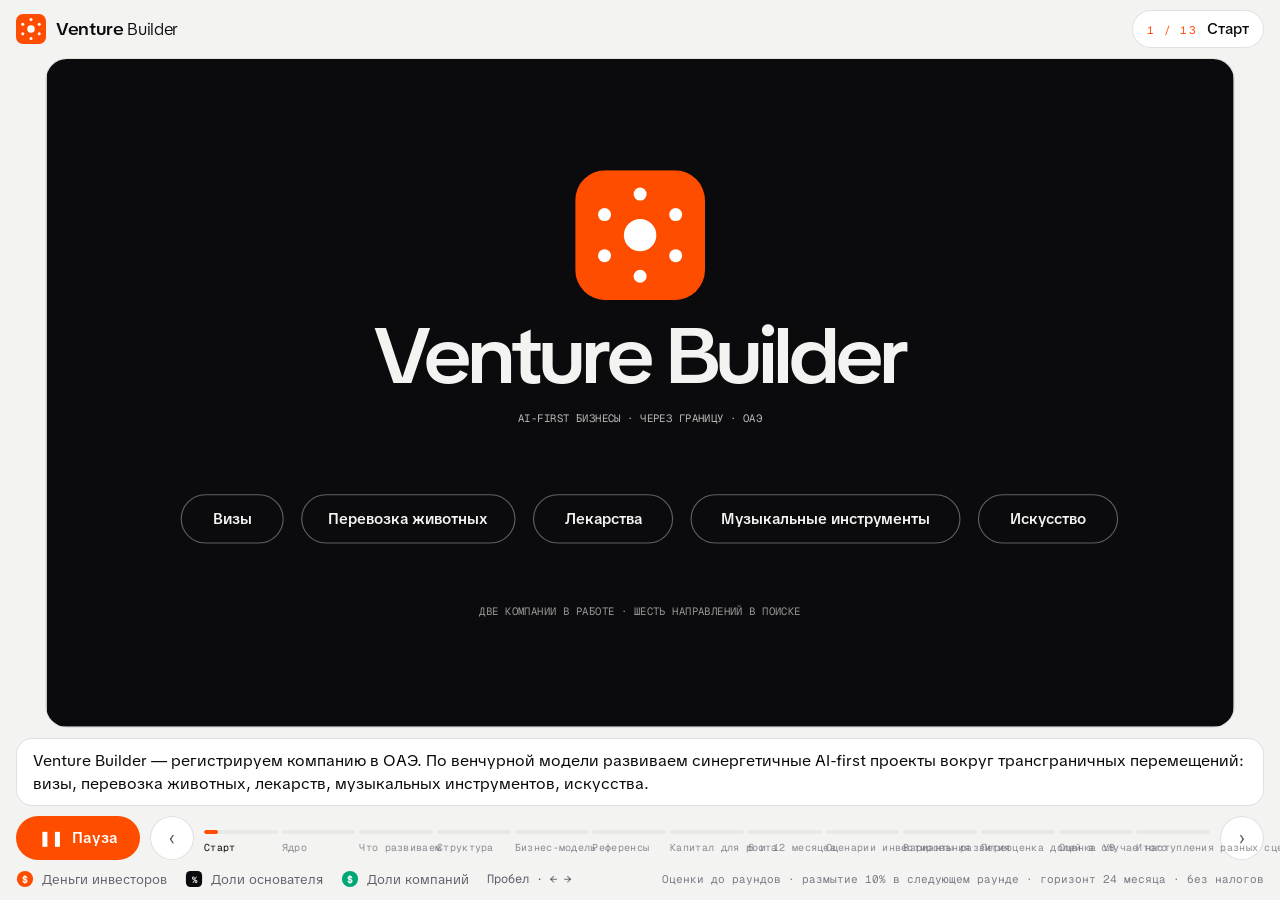
<file: model/index.html>
<!doctype html>
<html lang="ru">
<head>
<meta charset="utf-8">
<meta name="viewport" content="width=device-width, initial-scale=1, viewport-fit=cover">
<meta name="robots" content="noindex, nofollow">
<meta name="theme-color" content="#F3F4F2">
<link rel="icon" href="/favicon.svg" type="image/svg+xml">
<title>Venture Builder Model</title>
<link rel="stylesheet" href="https://fonts.googleapis.com/css2?family=TikTok+Sans:opsz,wdth,wght@12..36,75..150,300..900&family=Geist+Mono:wght@400..600&display=swap">
<style>
/* Layout: one 1280x720 film stage, chapter cards, caption under the stage, segmented player, scenario switch. Swiss Precision: light grid, black ink, one orange accent, company colors. */
:root{
  --bg:#F3F4F2; --paper:#FFFFFF; --ink:#0B0B0D; --mute:#5E616A; --inv:#F3F4F2;
  --line:rgba(11,11,13,.12); --soft:#E8E9E5; --or:#FF4D00;
  --f:"TikTok Sans",system-ui,-apple-system,"Segoe UI",sans-serif;
  --m:"Geist Mono",ui-monospace,"SFMono-Regular",Menlo,monospace;
}
@media (prefers-color-scheme:dark){:root:not([data-theme="light"]){--bg:#0B0B0D;--paper:#141417;--ink:#F3F4F2;--mute:#9A9DA6;--inv:#0B0B0D;--line:rgba(255,255,255,.14);--soft:#1D1D21;color-scheme:dark}}
:root[data-theme="dark"]{--bg:#0B0B0D;--paper:#141417;--ink:#F3F4F2;--mute:#9A9DA6;--inv:#0B0B0D;--line:rgba(255,255,255,.14);--soft:#1D1D21;color-scheme:dark}
*{box-sizing:border-box}
html,body{background:var(--bg);color:var(--ink);margin:0}
body{font-family:var(--f);font-synthesis:none;-webkit-font-smoothing:antialiased}
button{font:inherit;color:inherit;background:none;border:0;cursor:pointer}
button:focus-visible{outline:3px solid var(--or);outline-offset:2px}
.wrap{max-width:1360px;margin:0 auto;padding-left:max(16px,env(safe-area-inset-left,0px));padding-right:max(16px,env(safe-area-inset-right,0px));padding-block:12px 24px;display:flex;flex-direction:column;gap:12px}
.top{display:flex;align-items:center;justify-content:space-between;gap:12px;flex-wrap:wrap}
.lock{display:flex;align-items:center;gap:10px;font-size:17px;letter-spacing:-.02em}
.lock svg{width:30px;height:30px;flex:none}
.lock b{font-weight:600;font-stretch:112%}.lock span{font-weight:350}
.chip{display:inline-flex;align-items:baseline;gap:10px;padding:8px 14px;border:1px solid var(--line);border-radius:999px;background:var(--paper);white-space:nowrap}
.chip .k{font-family:var(--m);font-size:11px;letter-spacing:.12em;text-transform:uppercase;color:var(--or)}
.chip .t{font-size:15px;font-weight:500}
.pill{display:inline-flex;background:var(--soft);border-radius:999px;padding:4px;gap:2px}
.pill button{border-radius:999px;padding:8px 14px;min-height:40px;font-weight:500;font-size:14px;transition:background .3s,color .3s}
.pill button[aria-pressed="true"]{background:var(--ink);color:var(--inv)}
.pill .lb{font-family:var(--m);font-size:11px;letter-spacing:.1em;text-transform:uppercase;color:var(--mute);padding:0 8px 0 10px;align-self:center}
.filmbox{display:flex;justify-content:center}
.film{position:relative;width:100%;aspect-ratio:16/9;border:1px solid var(--line);border-radius:22px;overflow:hidden;background:var(--paper)}
#stage{display:block;width:100%;height:100%}
.chap{position:absolute;inset:0;display:flex;flex-direction:column;align-items:center;justify-content:center;gap:14px;background:var(--paper);opacity:0;pointer-events:none;transition:opacity .35s ease;z-index:5}
.chap.show{opacity:1}
.chap .k{font-family:var(--m);font-size:clamp(11px,1.1vw,14px);letter-spacing:.24em;text-transform:uppercase;color:var(--or)}
.chap .t{font-weight:600;font-stretch:112%;font-size:clamp(30px,5.2vw,76px);letter-spacing:-.045em;line-height:1;text-align:center;padding:0 24px}
.chap .ln{width:72px;height:3px;border-radius:2px;background:var(--or)}
.under{min-height:86px;background:var(--paper);border:1px solid var(--line);border-radius:16px;padding:14px 18px;font-size:16.5px;line-height:1.5;text-wrap:pretty}
.under b{display:block;font-family:var(--m);font-weight:500;font-size:11px;letter-spacing:.14em;text-transform:uppercase;color:var(--or);margin-bottom:4px}
.bar{display:flex;align-items:center;gap:10px}
.play{display:inline-flex;align-items:center;justify-content:center;gap:8px;min-width:124px;min-height:44px;padding:9px 16px;border-radius:999px;background:var(--or);color:#fff;font-weight:600;font-size:15px}
.nav{width:44px;height:44px;border-radius:50%;border:1px solid var(--line);color:var(--mute);font-size:20px;flex:none;background:var(--paper)}
.segs{flex:1;display:grid;grid-template-columns:repeat(13,minmax(0,1fr));gap:4px;min-width:0}
.seg{display:flex;flex-direction:column;gap:7px;padding:8px 0 0;min-width:0}
.seg span{font-family:var(--m);font-size:10px;letter-spacing:.03em;color:var(--mute);white-space:nowrap;overflow:hidden;text-overflow:ellipsis;text-align:left;opacity:.7}
.seg.cur span{opacity:1;color:var(--ink)}
.seg i{display:block;width:100%;height:4px;border-radius:3px;background:var(--soft);position:relative;overflow:hidden}
.seg i::after{content:"";position:absolute;inset:0;width:var(--p,0%);background:var(--or);border-radius:3px}
.seg.done i::after{width:100%;background:var(--ink);opacity:.35}
.legend{display:flex;flex-wrap:wrap;gap:8px 18px;font-size:13px;color:var(--mute);align-items:center}
.legend span{display:inline-flex;align-items:center;gap:8px}
.legend .disc{display:none;margin-left:auto;font-family:var(--m);font-size:11px;opacity:.8}
.foot{font-family:var(--m);font-size:11.5px;color:var(--mute);line-height:1.55}
@media (min-width:761px){.wrap{height:100dvh;padding-block:10px 12px;gap:10px}.filmbox{flex:1 1 auto;min-height:0;container-type:size}.film{width:min(100cqw,calc(100cqh * 16 / 9));height:auto}.under{min-height:0;padding:10px 16px;font-size:15.5px}.foot{display:none}.legend .disc{display:inline}}
@media (min-width:761px) and (max-height:700px){.legend span:not(.disc){display:none}.under{font-size:14.5px;padding:8px 14px}}
.lbl{font-family:var(--m);font-size:12.5px;letter-spacing:.1em;fill:var(--mute)}
.ttl{font-size:16px;font-weight:600;fill:var(--ink)}
.txt{font-size:14.5px;fill:var(--ink)}
.sub{font-family:var(--m);font-size:11.5px;letter-spacing:.04em;fill:var(--mute)}
.big{font-weight:600;font-stretch:112%;letter-spacing:-.04em;fill:var(--ink)}
.f-paper{fill:var(--paper)}.f-bg{fill:var(--bg)}.f-soft{fill:var(--soft)}.f-ink{fill:var(--ink)}.t-inv{fill:var(--inv)}
.s-line{stroke:var(--line)}
.pop{transition:opacity .7s cubic-bezier(.22,1,.36,1)}
.pop.off{opacity:0;pointer-events:none}
.pop.dim{opacity:.16}
.pipe{transition:opacity .8s ease}.pipe.off{opacity:0}
svg.instant,svg.instant *{transition:none!important}
.mk-orb{transform-origin:60px 60px;animation:mk 9s linear infinite}
.mk-big{transform-origin:60px 60px;animation:mk 6s linear infinite}
@keyframes mk{to{transform:rotate(360deg)}}
.clk{cursor:pointer}
@media (max-width:760px){.chip{display:none}.seg span{display:none}.keys{display:none}.pill .lb{display:none}.lock div{display:none}}
@media (prefers-reduced-motion:reduce){.pop,.pipe,.chap{transition:none!important}.mk-orb,.mk-big{animation:none}}
/* Phone landscape: film on the left at max height, text column on the right, player row at the bottom. */
.cap{display:none}
#rot{display:none}
@media (orientation:landscape) and (max-height:520px){
  .filmbox{container-type:normal!important;grid-area:film;align-self:center;display:block}
  .wrap{display:grid;height:100dvh;max-width:none;padding-block:6px max(6px,env(safe-area-inset-bottom,0px));gap:6px 10px;
    grid-template-columns:minmax(0,calc((100dvh - 12px) * 16 / 9)) minmax(210px,1fr);grid-template-rows:auto minmax(0,1fr) auto;
    grid-template-areas:"film top" "film under" "film bar"}
  .film{width:100%;height:auto;border-radius:12px}
  .top{grid-area:top;flex-wrap:nowrap;gap:6px}.lock,.pill{display:none}
  .chip{display:inline-flex;flex:1;min-width:0;padding:6px 10px;overflow:hidden}.chip .t{font-size:13px;overflow:hidden;text-overflow:ellipsis}.chip .k{font-size:10px}
  .under{grid-area:under;min-height:0;overflow-y:auto;font-size:13.5px;line-height:1.45;padding:10px 12px;border-radius:12px}
  .bar{grid-area:bar;gap:6px}
  .play{flex:1;min-width:0;min-height:40px;padding:6px 12px;font-size:14px}
  .nav{width:40px;height:40px}
  .segs{display:none}
  .cap{display:inline-flex;align-items:center;justify-content:center;width:36px;height:36px;border-radius:50%;border:1px solid var(--line);background:var(--paper);font-size:17px;flex:none;color:var(--ink)}
  .legend,.foot{display:none}
  .wrap.nocap{grid-template-columns:minmax(0,calc((100dvh - 12px) * 16 / 9)) 48px;justify-content:center}
  .wrap.nocap .under,.wrap.nocap .chip{display:none}
  .wrap.nocap .top{justify-content:center}
  .wrap.nocap .bar{flex-direction:column;align-self:end}
  .wrap.nocap .play{flex:none;width:44px;height:44px;padding:0}.wrap.nocap #pt{display:none}
}
/* Phone portrait: suggest rotating. */
@media (orientation:portrait) and (max-width:600px){
  html:not(.vert) #rot{display:flex;position:fixed;inset:0;z-index:50;background:var(--bg);flex-direction:column;align-items:center;justify-content:center;gap:18px;padding:32px;text-align:center}
  #rot .ph{width:64px;height:104px;border:4px solid var(--ink);border-radius:14px;position:relative;animation:rot 2.6s cubic-bezier(.65,0,.35,1) infinite}
  #rot .ph::after{content:"";position:absolute;left:50%;bottom:7px;width:14px;height:4px;margin-left:-7px;border-radius:2px;background:var(--ink)}
  #rot .ph i{position:absolute;inset:10px 8px 18px;border-radius:5px;background:var(--or)}
  #rot h2{margin:0;font-size:26px;font-weight:600;font-stretch:112%;letter-spacing:-.03em;line-height:1.1}
  #rot p{margin:0;color:var(--mute);font-size:16px;line-height:1.45;max-width:300px}
  #rot button{margin-top:8px;font-size:15px;color:var(--mute);text-decoration:underline;text-underline-offset:4px;min-height:44px}
}
@keyframes rot{0%,20%{transform:rotate(0)}50%,80%{transform:rotate(-90deg)}100%{transform:rotate(0)}}
@media (prefers-reduced-motion:reduce){#rot .ph{animation:none;transform:rotate(-90deg)}}
</style>
</head>
<body>


<svg width="0" height="0" style="position:absolute" aria-hidden="true">
  <symbol id="mark" viewBox="0 0 120 120">
    <rect width="120" height="120" rx="28" fill="#FF4D00"/>
    <g class="mk-orb" fill="#fff"><circle cx="60" cy="22" r="6"/><circle cx="92.9" cy="41" r="6"/><circle cx="92.9" cy="79" r="6"/><circle cx="60" cy="98" r="6"/><circle cx="27.1" cy="79" r="6"/><circle cx="27.1" cy="41" r="6"/></g>
    <circle cx="60" cy="60" r="15" fill="#fff"/>
  </symbol>
  <symbol id="markbig" viewBox="0 0 120 120">
    <rect width="120" height="120" rx="28" fill="#FF4D00"/>
    <g class="mk-big" fill="#fff"><circle cx="60" cy="22" r="6"/><circle cx="92.9" cy="41" r="6"/><circle cx="92.9" cy="79" r="6"/><circle cx="60" cy="98" r="6"/><circle cx="27.1" cy="79" r="6"/><circle cx="27.1" cy="41" r="6"/></g>
    <circle cx="60" cy="60" r="15" fill="#fff"/>
  </symbol>
</svg>

<div id="rot" role="dialog" aria-label="Поверните телефон"><div class="ph"><i></i></div><h2>Поверните телефон</h2><p>Ролик сделан для горизонтального экрана: так видно и анимацию, и текст.</p><button type="button" id="rotno">Смотреть вертикально</button></div>
<div class="wrap" id="wrap">
  <div class="top">
    <div class="lock"><svg><use href="#mark"/></svg><div><b>Venture</b> <span>Builder</span></div></div>
    <div class="chip"><span class="k" id="chipK"></span><span class="t" id="chipT"></span></div>
    <button class="cap" id="cap" type="button" aria-label="Увеличить ролик, скрыть текст" title="Увеличить ролик">⤢</button>
    <div class="pill" role="group" aria-label="Сценарий" style="display:none"><span class="lb">Сценарий</span>
      <button data-s="bad" aria-pressed="false">Плохой</button><button data-s="base" aria-pressed="true">Базовый</button><button data-s="good" aria-pressed="false">Хороший</button>
    </div>
  </div>
  <div class="filmbox"><div class="film" id="film">
    <svg id="stage" viewBox="0 0 1280 720" role="img" aria-label="Анимация модели Venture Builder"></svg>
    <div class="chap" id="chap"><span class="k" id="chapK"></span><span class="t" id="chapT"></span><span class="ln"></span></div>
  </div></div>
  <div class="under" id="under" aria-live="polite"></div>
  <div class="bar">
    <button class="play" id="play" type="button"><span id="pi">❚❚</span><span id="pt">Пауза</span></button>
    <button class="nav" id="prev" type="button" aria-label="Назад">‹</button>
    <div class="segs" id="segs"></div>
    <button class="nav" id="next" type="button" aria-label="Вперед">›</button>
  </div>
  <div class="legend">
    <span><svg width="18" height="18" viewBox="-10 -10 20 20" aria-hidden="true"><circle r="9" fill="#FF4D00"/><text y="4" text-anchor="middle" font-size="11" font-weight="700" fill="#fff" font-family="Geist Mono">$</text></svg>Деньги инвесторов</span>
    <span><svg width="18" height="18" viewBox="-10 -10 20 20" aria-hidden="true"><rect x="-9" y="-9" width="18" height="18" rx="5" style="fill:var(--ink)"/><text y="4" text-anchor="middle" font-size="10" font-weight="700" style="fill:var(--inv)" font-family="Geist Mono">%</text></svg>Доли основателя</span>
    <span><svg width="18" height="18" viewBox="-10 -10 20 20" aria-hidden="true"><circle r="9" fill="#00A676"/><text y="4" text-anchor="middle" font-size="11" font-weight="700" fill="#fff" font-family="Geist Mono">$</text></svg>Доли компаний</span>
    <span class="keys" style="font-family:var(--m);font-size:12px">Пробел · ← →</span>
    <span class="disc">Оценки до раундов · размытие 10% в следующем раунде · горизонт 24 месяца · без налогов</span>
  </div>
  <div class="foot">Оценки компаний указаны до раундов. Сценарии построены на допущениях: цены следующих раундов, размытие 10% в следующем раунде, число новых компаний, горизонт 24 месяца. Расчеты без налогов и комиссий.</div>
</div>

<script>
(function(){
var NS="http://www.w3.org/2000/svg",svg=document.getElementById("stage");
var reduce=matchMedia("(prefers-reduced-motion: reduce)").matches;
var OR="#FF4D00",GR="#00A676",NB=" ";
function E(t,a,p){var e=document.createElementNS(NS,t);for(var k in a)if(a[k]!=null)e.setAttribute(k,a[k]);if(p)p.appendChild(e);return e}
function T(p,x,y,s,cls,a){var t=E("text",Object.assign({x:x,y:y,"class":cls||"txt"},a||{}),p);if(a&&a.fill)t.style.fill=a.fill;t.textContent=s;return t}
function TI(p,x,y,s,size,anchor){var t=T(p,x,y,s,"big",{"font-size":size});t.setAttribute("class","big t-inv");if(anchor)t.setAttribute("text-anchor",anchor);return t}
function SI(p,x,y,s,op,anchor){var t=T(p,x,y,s,"sub");t.style.fill="var(--inv)";t.style.opacity=op||.75;if(anchor)t.setAttribute("text-anchor",anchor);return t}
function money(x){if(Math.abs(x)<500)return "$0";return x>=1e6?"$"+(x/1e6).toFixed(2).replace(".",",").replace(/,?0+$/,"")+NB+"млн":"$"+Math.round(x/1e3)+NB+"тыс."}
function pct(x){return (Math.round(x*10)/10).toString().replace(".",",")+"%"}
function xf(m){return "×"+m.toFixed(2).replace(".",",").replace(/0$/,"")}
function wrapT(g,x,y,text,max,cls,a,lh){var w=text.split(" "),ln="",yy=y;w.forEach(function(wd){if((ln+" "+wd).length>max){T(g,x,yy,ln,cls,a);yy+=lh||24;ln=wd}else ln=(ln?ln+" ":"")+wd});T(g,x,yy,ln,cls,a);return yy}



/* ================= MODEL ================= */
var CO=[
 {k:"MAST",name:"MAST",bg:"#FFB800",fg:"#0B0B0D",pre:7e6,round:5e5,cIn:5,sector:"Монетизация трафика",mkt:"$8,2 млрд · монетизация сайтов, 2025",what:"AI-first технология монетизации трафика для владельцев сайтов",fact:"Контракт на $600 тыс. подписывается",goal:"Выручка по контракту, раунд при оценке $15 млн"},
 {k:"VISA",name:"VisaTO",bg:"#00A676",fg:"#FFFFFF",pre:4e6,round:7.5e5,cIn:3.75,sector:"Визы · Сингапур",mkt:"$15,2 млрд · визовые услуги, 2025",what:"AI-first сингапурская компания с лицензией, зарабатывает на выдаче виз",fact:"Раунд до 31 октября",goal:"Запуск в Сингапуре, выручка, раунд при оценке $20 млн"}];
CO.forEach(function(c){c.post=c.pre+c.round;c.cVal=c.cIn/100*c.pre;c.hold=c.cIn/100*c.pre/c.post+c.round/c.post;c.v0=c.hold*c.post});
var CONTRIB=5e5,FACT=3.75e6,PRE=4e6,PRE2=4.25e6,INV=1.5e6,ROUNDS=1.25e6,NEWCO=2.5e5,POST=PRE+INV,ST0=INV/POST,ST1=INV/(PRE2+INV),R2=8e6;
var SC={
 bad:{name:"Плохой",p:[0,0],n2n:4,n2v:2.5e5,lab:["раунда нет","раунда нет"],txt:"ни MAST, ни VisaTO не привлекли внешний раунд, 4 новые компании без выручки"},
 base:{name:"Базовый",p:[15e6,20e6],n2n:6,n2v:2.7e6,lab:["раунд $15 млн","раунд $20 млн"],txt:"MAST привлек раунд при $15 млн, VisaTO при $20 млн, 6 новых компаний"},
 good:{name:"Хороший",p:[40e6,40e6],n2n:6,n2v:5.4e6,lab:["раунд $40 млн","раунд $40 млн"],txt:"MAST и VisaTO привлекли раунды при $40 млн, 6 новых компаний с раундами"}};
function priceFor(conf){return conf===2?PRE2:(conf===1?3e6:2e6)}
function calc(s){var S=SC[s],vals=CO.map(function(c,j){return S.p[j]?c.hold*S.p[j]:c.v0});var nav=vals.reduce(function(a,b){return a+b},0)+S.n2v;
  var conf=(S.p[0]>0?1:0)+(S.p[1]>0?1:0),pre=priceFor(conf),st=INV/(pre+INV);var inv=st*nav;return {S:S,vals:vals,nav:nav,conf:conf,pre:pre,st:st,inv:inv,mult:inv/INV,bld:(1-st)*nav,yr:Math.pow(inv/INV,.5)-1}}
var scen="base",R=calc(scen);

/* ================= CLOCK ================= */
var clock=0,lastT=performance.now(),playing=!reduce,tweens=[],timers=[];
function later(ms,fn){timers.push({at:clock+ms,fn:fn})}
function TW(d,u,f){var w={s:clock,d:d,u:u,f:f};tweens.push(w);u(0);return w}
function ease(k){return k<.5?2*k*k:1-Math.pow(-2*k+2,2)/2}

/* ================= LAYERS ================= */
var gPipe=E("g",{},svg),gAct=E("g",{},svg),gFlow=E("g",{},svg),gFly=E("g",{},svg),gTop=E("g",{},svg);
var gg=E("g",{opacity:.5},gPipe);for(var i=0;i<=12;i++)E("line",{x1:40+i*100,y1:0,x2:40+i*100,y2:720,"class":"s-line","stroke-width":1},gg);
var A={};
function actor(id,draw,layer){var g=E("g",{"class":"pop off"},layer||gAct);draw(g);A[id]=g;return g}
function on(id){A[id].classList.remove("off","dim")}
function off(id){A[id].classList.add("off");A[id].classList.remove("dim")}
function dim(id){A[id].classList.remove("off");A[id].classList.add("dim")}
function box(g,x,y,w,h,label,cls,stroke){var r=E("rect",{x:x,y:y,width:w,height:h,rx:24,"class":cls||"f-paper"},g);r.style.stroke=stroke||"var(--line)";r.style.strokeWidth=stroke?2:1;if(label)T(g,x+22,y+32,label,"lbl");return r}
function panel(g,title){E("rect",{x:30,y:24,width:1220,height:672,rx:28,"class":"f-paper"},g).style.stroke="var(--line)";T(g,62,66,title,"lbl")}
function card(g,x,y,w,h,dark){var r=E("rect",{x:x,y:y,width:w,height:h,rx:22,"class":dark?"f-ink":"f-bg"},g);if(!dark)r.style.stroke="var(--line)";return r}
var CNT={};
function counter(id,el,fmt,v0){CNT[id]={el:el,fmt:fmt,v:v0||0,v0:v0||0};el.textContent=fmt(v0||0)}
function setC(id,v){var c=CNT[id];c.v=v;c.el.textContent=c.fmt(v)}
function tweenC(id,to,ms,a){var c=CNT[id],from=c.v;if(!a){setC(id,to);return}TW(ms||2200,function(k){setC(id,from+(to-from)*ease(k))})}
var OV=[],STAGE=["inv","bld","vb","nc","board","c0","c1","plan","back"];function ovOnly(id){OV.forEach(function(o){if(o!==id)off(o)});if(id){on(id);STAGE.forEach(function(s){if(A[s])off(s)});clearFlows();Object.keys(PIPES).forEach(poff);while(gFly.firstChild)gFly.removeChild(gFly.firstChild)}}
function ov(id,draw){OV.push(id);actor(id,draw,gTop)}
var ROWS={};function rows(id){return ROWS[id]||(ROWS[id]=[])}
function showRows(list,a,D){list.forEach(function(r,k){if(a){r.classList.add("off");later(k*D*.6/list.length,function(){r.classList.remove("off")})}else r.classList.remove("off")})}
function bar(g,x,y,w,h,parts){var acc=0;parts.forEach(function(p){var pw=w*p[0];E("rect",{x:x+acc,y:y,width:Math.max(0,pw-2),height:h,rx:6,fill:p[1]},g);if(p[2]&&pw>60){var t=T(g,x+acc+12,y+h/2+5,p[2],"sub",{fill:p[3]||"#fff","font-size":11.5});t.style.opacity=.95}acc+=pw})}

/* ================= MAIN STAGE ================= */
ov("intro",function(g){E("rect",{x:0,y:0,width:1280,height:720,"class":"f-ink"},g);E("use",{href:"#markbig",x:570,y:120,width:140,height:140},g);
  TI(g,640,350,"Venture Builder",84,"middle");SI(g,640,392,"AI-FIRST БИЗНЕСЫ · ЧЕРЕЗ ГРАНИЦУ · ОАЭ",.75,"middle");
  ["Визы","Перевозка животных","Лекарства","Музыкальные инструменты","Искусство"].forEach(function(s,i){var w=[110,230,150,290,150][i],x=[145,275,525,695,1005][i];E("rect",{x:x,y:470,width:w,height:52,rx:26,fill:"none",stroke:"rgba(255,255,255,.35)","stroke-width":1.2},g);var t=T(g,x+w/2,502,s,"ttl",{"text-anchor":"middle","font-size":15});t.style.fill="var(--inv)"});
  SI(g,640,600,"ДВЕ КОМПАНИИ В РАБОТЕ · ШЕСТЬ НАПРАВЛЕНИЙ В ПОИСКЕ",.6,"middle")});
var invGot,invSub;
actor("inv",function(g){box(g,40,50,290,190,"ИНВЕСТОРЫ ПЕРВОГО РАУНДА");T(g,62,128,"до $1,5 млн","big",{"font-size":36});invSub=T(g,62,154,"ЧЕК ВЫБИРАЕТ КАЖДЫЙ ИНВЕСТОР","sub");
  invGot=T(g,62,200,"","big",{"font-size":22,fill:OR});counter("inv",invGot,function(x){return x<1?"":"доля стоит "+money(x)});A.invX=T(g,62,224,"","sub")});
var bldT,bldV;
actor("bld",function(g){box(g,40,480,290,210,"ОСНОВАТЕЛЬ И ПАРТНЕРЫ");T(g,62,558,"$550 тыс.","big",{"font-size":36});T(g,62,584,"ВНОСИТ 5% VISATO И 5% MAST","sub",{"font-size":10});
  T(g,62,612,"ПЕРЕДАЕТ ДОЛИ В MAST И VISATO","sub");bldV=T(g,62,634,"ПО ЦЕНАМ РАУНДОВ","sub");T(g,62,656,"АЛЕКСЕЙ И АНДРЕЙ: ПО 5% VB","sub");bldT=T(g,62,678,"","sub",{fill:OR})});
var vbV,vbL,vbW,vbW2;
actor("vb",function(g){E("rect",{x:470,y:200,width:340,height:320,rx:28,"class":"f-ink"},g);
  E("use",{href:"#mark",x:494,y:224,width:46,height:46},g);TI(g,554,250,"Venture Builder",26);SI(g,554,270,"КОМПАНИЯ В ОАЭ",.7);
  vbL=SI(g,494,316,"ВНУТРИ ПО ЦЕНАМ РАУНДОВ",.7);vbV=TI(g,494,370,"$0",50);counter("vb",vbV,function(x){return money(x)});
  vbW=SI(g,494,404,"",.75);vbW2=SI(g,494,426,"",.55);
  E("line",{x1:494,y1:446,x2:786,y2:446,"stroke-width":1},g).style.stroke="rgba(255,255,255,.18)";
  SI(g,494,474,"ФАБРИКА · ПОИСК ПРЕДПРИНИМАТЕЛЕЙ И СДЕЛКИ",.85);SI(g,494,496,"10% С КАЖДОГО ВЛОЖЕНИЯ ВОЗВРАЩАЕТСЯ ЗА IR",.55)});
var CY=[120,400],COT=[];
CO.forEach(function(c,j){actor("c"+j,function(g){var y=CY[j];E("rect",{x:960,y:y,width:280,height:160,rx:24,fill:c.bg,stroke:"rgba(255,255,255,.18)"},g);
  T(g,982,y+38,c.name,"big",{"font-size":26,fill:c.fg});var s1=T(g,982,y+60,c.sector.toUpperCase(),"sub",{fill:c.fg});s1.style.opacity=.75;
  var v=T(g,982,y+106,"","big",{"font-size":34,fill:c.fg});var tag=T(g,982,y+136,"","sub",{fill:c.fg,"font-size":10});var sh=T(g,1220,y+38,"","sub",{fill:c.fg,"text-anchor":"end"});COT.push({v:v,tag:tag,sh:sh})})});
function setCo(j,v,tag,sh){COT[j].v.textContent=v;COT[j].tag.textContent=tag;COT[j].sh.textContent=sh||""}
var PLB=[];
actor("plan",function(g){
  T(g,40,40,"ЧТО РАЗВИВАЕМ · 2 КОМПАНИИ · 6 НАПРАВЛЕНИЙ НА СИНЕРГИЮ","lbl");
  var P=[["AI-консьерж","$0,94 млрд","консьерж-сервисы, 2025"],["Контент-завод","$6,2 млрд","AI-видео, 2025"],["Животные","$2,4 млрд","перевозка питомцев, 2024"],["Лекарства","$5 млрд","travel medicine, 2025"],["Инструменты · CITES","$10 млрд","рынок инструментов"],["Искусство","$2,64 млрд","логистика искусства, 2025"]];
  P.forEach(function(p,i){var x=40+(i%3)*292,y=64+Math.floor(i/3)*318,b=E("g",{"class":"pop"},g);var r=E("rect",{x:x,y:y,width:276,height:302,rx:24,fill:"none","stroke-width":1.6,"stroke-dasharray":"7 6"},b);r.style.stroke=OR;
    T(b,x+22,y+36,"ИЩЕМ ПРЕДПРИНИМАТЕЛЯ","sub",{fill:OR});T(b,x+22,y+92,p[0],"big",{"font-size":23});T(b,x+22,y+186,p[1],"big",{"font-size":40,fill:OR});T(b,x+22,y+222,"РЫНОК","lbl");T(b,x+22,y+252,p[2],"txt",{"font-size":16});PLB.push(b)})});
var bd1,bd2,bd3;
actor("board",function(g){bd1=T(g,640,72,"","lbl",{"text-anchor":"middle"});bd1.style.fill=OR;bd2=T(g,640,130,"","big",{"text-anchor":"middle","font-size":52});bd3=T(g,640,162,"","sub",{"text-anchor":"middle","font-size":13})});
function board(a,b,c){bd1.textContent=a;bd2.textContent=b;bd3.textContent=c;on("board")}
actor("nc",function(g){box(g,460,560,360,120,"ФАБРИКА · НОВЫЕ КОМПАНИИ",null,OR);T(g,482,622,"$250 тыс. на 4–6 сделок","ttl",{"font-size":18});T(g,482,648,"ВХОД ДО РАУНДА · ДОЛЯ ЗА ДЕНЬГИ И РАБОТУ","sub",{"font-size":10})});
var backT;
actor("back",function(g){E("rect",{x:860,y:600,width:380,height:90,rx:18,"class":"f-soft"},g);T(g,880,636,"Инвесторы отказались от раунда MAST","ttl",{"font-size":16});backT=T(g,880,662,"ДОЛИ MAST ВОЗВРАЩАЮТСЯ ОСНОВАТЕЛЮ · ЕГО ДОЛЯ В VB МЕНЬШЕ НА ИХ ЦЕНУ","sub",{"font-size":10})});

/* ================= OVERLAYS ================= */
ov("ovPort",function(g){panel(g,"ПОРТФЕЛЬ · ДВЕ КОМПАНИИ");
  CO.forEach(function(co,i){var x=62+i*588,rg=E("g",{"class":"pop"},g);E("rect",{x:x,y:96,width:568,height:470,rx:22,fill:co.bg},rg);
    T(rg,x+28,150,co.name,"big",{"font-size":40,fill:co.fg});var s=T(rg,x+28,180,co.sector.toUpperCase(),"sub",{fill:co.fg});s.style.opacity=.75;
    [co.what,co.fact,"Рынок "+co.mkt,"Раунд "+money(co.round)+", после раунда у Venture Builder "+pct(co.hold*100),"Цель 24 месяца: "+co.goal.split(", раунд")[0]].forEach(function(l,k){var y=232+k*62;E("circle",{cx:x+38,cy:y-6,r:5,fill:co.fg},rg);T(rg,x+56,y,l,"txt",{fill:co.fg,"font-size":k===2?19:16,"font-weight":k===2?600:400})});rows("port").push(rg)});
  card(g,62,590,1156,76,false);T(g,86,636,"Цена раунда одна для всех участников: для Venture Builder и для внешних инвесторов раунда.","txt",{"font-size":16})});
ov("ovParts",function(g){panel(g,"СТРУКТУРА VENTURE BUILDER");
  [["Инвесторы первого раунда","ДОЛЯ ПО ВЛОЖЕННОМУ",62,300],["Основатель","ВНОСИТ ДОЛИ В КОМПАНИЯХ",386,290],["Алексей","5% · SEO И GEO",700,250],["Андрей","5% · ПЛАТНЫЙ ТРАФИК",968,250]].forEach(function(p){E("rect",{x:p[2],y:96,width:p[3],height:64,rx:16,"class":"f-soft"},g);T(g,p[2]+20,124,p[0],"ttl",{"font-size":17});T(g,p[2]+20,146,p[1],"sub",{"font-size":10.5});E("line",{x1:p[2]+p[3]/2,y1:160,x2:640,y2:200,"stroke-width":1.5},g).style.stroke="var(--mute)"});
  E("rect",{x:62,y:200,width:1156,height:466,rx:24,"class":"f-ink"},g);E("use",{href:"#mark",x:90,y:226,width:40,height:40},g);TI(g,142,254,"Venture Builder",26);SI(g,142,274,"ОДНА КОМПАНИЯ В СВОБОДНОЙ ЗОНЕ ОАЭ · ОДИН ДОГОВОР АКЦИОНЕРОВ · ОДИН КЛАСС АКЦИЙ",.65);
  E("rect",{x:90,y:300,width:540,height:250,rx:18,fill:"rgba(255,255,255,.08)"},g);TI(g,114,340,"Портфель",28);SI(g,114,364,"АКТИВЫ КОМПАНИИ",.6);
  ["Доли в MAST и VisaTO","Доли в новых компаниях","Деньги инвесторов: сразу в раунды","компаний по договору"].forEach(function(s,i){E("circle",{cx:122,cy:398+i*34,r:i===3?0:4,fill:"#fff"},g);var tx=T(g,136,403+i*34,s,"txt",{"font-size":15.5});tx.style.fill="var(--inv)"});
  E("rect",{x:650,y:300,width:540,height:250,rx:18,fill:"rgba(255,77,0,.18)",stroke:OR,"stroke-width":1.5},g);TI(g,674,340,"Фабрика",28);SI(g,674,364,"ОПЕРАЦИОННАЯ ДЕЯТЕЛЬНОСТЬ",.6);
  ["Капитализация проектов: стратегия по каждому","Investment Relations по каждому проекту и по VB","Поиск предпринимателей в фокусе VB для сделок","Рост проектов за счет синергии: трафик, SEO и GEO"].forEach(function(s,i){E("circle",{cx:682,cy:398+i*34,r:4,fill:OR},g);var tx=T(g,696,403+i*34,s,"txt",{"font-size":15.5});tx.style.fill="var(--inv)"});
  SI(g,640,600,"ФАБРИКА ПРИНОСИТ СДЕЛКУ → ОСНОВАТЕЛЬ И ИНВЕСТОРЫ УТВЕРЖДАЮТ → ПОРТФЕЛЬ ПОЛУЧАЕТ ДОЛЮ",.9,"middle");SI(g,640,626,"РАСХОДЫ: ЮРЛИЦО $5–7 ТЫС. В ГОД И IR ПО БЮДЖЕТУ, УТВЕРЖДЕННОМУ АКЦИОНЕРАМИ",.6,"middle")});
ov("ovFast",function(g){panel(g,"БЫСТРАЯ ИНВЕСТИЦИЯ ЧЕРЕЗ VENTURE BUILDER · ПЕРЕВОД СРАЗУ ПРОЕКТУ");
  var X=[62,358,654,950];
  [["1","Договор с Venture Builder","Инвестор инвестирует в MAST или VisaTO через Venture Builder. Venture Builder входит в раунд от своего имени за счет инвестора.","День 1"],["2","Перевод сразу проекту","По поручению Venture Builder инвестор переводит деньги на реквизиты проекта. В Venture Builder деньги не заходят, банк ОАЭ не нужен.","Дни 2–5"],["3","Акции проекта","Проект выпускает акции на Venture Builder, права по ним у инвестора. Пока Venture Builder регистрируется, акции записаны на инвестора с обязательством передать их.","Дни 5–10"],["4","Сделка закрыта","После регистрации акции проекта переходят на Venture Builder. Права по ним остаются у инвестора.","После регистрации"]].forEach(function(c,i){var x=X[i],rg=E("g",{"class":"pop"},g);var r=E("rect",{x:x,y:100,width:276,height:420,rx:22,"class":i===1?"f-ink":"f-bg"},rg);if(i!==1)r.style.stroke="var(--line)";var fg=i===1?"var(--inv)":"var(--ink)";
    T(rg,x+22,170,c[0],"big",{"font-size":64,fill:OR});wrapT(rg,x+22,222,c[1],20,"big",{"font-size":21,fill:fg},26);wrapT(rg,x+22,300,c[2],30,"txt",{fill:fg,"font-size":14.5},22);T(rg,x+22,494,c[3].toUpperCase(),"sub",{fill:OR});
    if(i<3){E("path",{d:"M"+(x+278)+" 300 l16 0",stroke:OR,"stroke-width":2.5,fill:"none"},rg);E("path",{d:"M"+(x+286)+" 292 l8 8 l-8 8",stroke:OR,"stroke-width":2.5,fill:"none"},rg)}rows("fast").push(rg)});
  card(g,62,544,1156,122,false);T(g,86,584,"Инвестор инвестирует через Venture Builder, перевод идет сразу проекту по поручению Venture Builder.","txt",{"font-size":16});T(g,86,612,"Компания получает деньги за дни, а не за месяцы открытия счета.","txt",{"font-size":16});T(g,86,640,"Так же проходят все следующие сделки, если компании нужны деньги быстро.","txt",{"font-size":16,fill:OR})});
ov("ovCore",function(g){panel(g,"ЯДРО");
  [["Владимир, 43","Капитал и сделки","$2 млн+","ЗАРАБОТАЛ ИНВЕСТОРАМ НА IT-ПРОЕКТАХ",["3 экзита","Привлек $5 млн+ венчурного капитала от 10+ бизнес-ангелов и 2 VC, включая 500 Startups (500.co)","За 9 месяцев вывел стартап на выручку из 12 стран"],"Венчурная стратегия, привлечение капитала, структурирование сделок для роста капитализации","var(--ink)","var(--inv)"],
   ["Андрей, 44","Трафик · MAST","$1,7 млн","ЗАРАБОТАЛ ИНВЕСТОРАМ ЗА 1,5 ГОДА",["Спроектировал систему платежей «Корона»","Разработал технологию монетизации MAST","Заменил 30 разработчиков, масштабирует технологию на мир"],"Эффективная работа с платным трафиком","#FFB800","#0B0B0D"],
   ["Алексей, 32","Визы · VisaTO","$10 тыс.","ПРИБЫЛИ VISATO БЕЗ ЗАТРАТ НА МАРКЕТИНГ",["Co-founder Rocketech, экзит в 2026","Создал AI-first VisaTO","Масштабирует VisaTO Сингапур на мир"],"Привлечение бесплатного целевого трафика","#00A676","#fff"]].forEach(function(c,i){var x=62+i*392,rg=E("g",{"class":"pop"},g);var r=E("rect",{x:x,y:96,width:372,height:570,rx:22},rg);r.style.fill=c[6];var fg=c[7];
    T(rg,x+28,150,c[0],"big",{"font-size":36,fill:fg});var s=T(rg,x+28,178,c[1].toUpperCase(),"sub",{fill:fg});s.style.opacity=.75;
    T(rg,x+28,250,c[2],"big",{"font-size":44,fill:i===0?OR:fg});var s2=T(rg,x+28,276,c[3],"sub",{fill:fg,"font-size":10});s2.style.opacity=.75;
    var yy=326;c[4].forEach(function(l,k){E("circle",{cx:x+36,cy:yy-6,r:4.5,fill:i===0?OR:fg},rg);yy=wrapT(rg,x+52,yy,l,34,"txt",{fill:fg,"font-size":14.5},19)+30});
    E("line",{x1:x+28,y1:500,x2:x+344,y2:500,"stroke-width":1,stroke:fg,"stroke-opacity":.3},rg);var s3=T(rg,x+28,528,"КОМПЕТЕНЦИЯ","sub",{fill:fg});s3.style.opacity=.7;wrapT(rg,x+28,556,c[5],34,"ttl",{fill:fg,"font-size":15.5},21);rows("core").push(rg)})});
ov("ovRef",function(g){panel(g,"РЕФЕРЕНСЫ · МОДЕЛЬ РАБОТАЕТ НА РЫНКЕ");
  card(g,62,96,566,570,true);TI(g,86,146,"Hexa",44);SI(g,86,172,"БЫВШАЯ EFOUNDERS · ПАРИЖ · С 2011",.7);
  [["€5 млн → €4,5 млрд","ПЕРВЫЙ РАУНД HEXA 2015 → ПОРТФЕЛЬ СЕЙЧАС"],["40","КОМПАНИЙ В ПОРТФЕЛЕ"],["Aircall · Spendesk","СРЕДИ НИХ"]].forEach(function(r,i){var y=250+i*96;TI(g,86,y,r[0],i===0?36:(i===1?48:28));SI(g,86,y+26,r[1],.7)});
  SI(g,86,560,"ИНВЕСТОРЫ HEXA ПОЛУЧИЛИ ИСКЛЮЧИТЕЛЬНОЕ ПРАВО",.7);SI(g,86,584,"ВХОДИТЬ В СТАРТАПЫ СТУДИИ · ТА ЖЕ КОНСТРУКЦИЯ",.7);
  card(g,652,96,566,370,false);T(g,676,146,"Prytek","big",{"font-size":44});T(g,676,172,"С 2017 · ИНВЕСТИРУЕТ И РАЗВИВАЕТ КОМПАНИИ","sub");
  [["$350 млн+","ВЛОЖЕНО В КОМПАНИИ"],["180","СДЕЛОК ЗА ТРИ ГОДА"]].forEach(function(r,i){var y=250+i*90;T(g,676,y,r[0],"big",{"font-size":40});T(g,676,y+26,r[1],"sub")});
  T(g,676,430,"Часть вложенных денег идет на развитие бизнеса компаний.","txt",{"font-size":15});T(g,676,454,"У нас та же логика через IR: 10% на привлечение капитала.","txt",{"font-size":15});
  var r=E("rect",{x:652,y:490,width:566,height:176,rx:22,fill:OR},g);T(g,676,560,"$500 млн+","big",{"font-size":56,fill:"#fff"});var s=T(g,676,594,"ЦЕЛЬ VENTURE BUILDER ПО ОЦЕНКЕ АКТИВОВ ЗА 3–4 ГОДА","sub",{fill:"#fff"});var s2=T(g,676,620,"AI-ТЕХНОЛОГИИ И СИНЕРГИЯ НАПРАВЛЕНИЙ С ВЫСОКОЙ МАРЖОЙ","sub",{fill:"#fff"});s2.style.opacity=.8});
ov("ovNeed",function(g){panel(g,"КАПИТАЛ, НЕОБХОДИМЫЙ ДЛЯ КРАТНОГО РОСТА");
  card(g,62,96,1156,150,true);TI(g,86,192,"$1,5 M",84);SI(g,400,164,"КАПИТАЛ ИДЕТ НА ИНВЕСТИЦИИ В ОБА ПОРТФЕЛЬНЫХ ПРОЕКТА",.85);SI(g,400,190,"И НА РАЗВИТИЕ 6 НОВЫХ НАПРАВЛЕНИЙ",.85);
  [["MAST","$500 тыс.","Масштабирование технологии на 1 000+ партнеров-паблишеров. Цель: выручка $2,5 млн в год, капитализация $30 млн до конца 2027","#FFB800","#0B0B0D"],["VisaTO","$750 тыс.","Масштабирование из Сингапура в Дубай, Таиланд, Вьетнам и Австралию","#00A676","#fff"],["Фабрика","$250 тыс.","4–6 сделок до конца 2027 года",OR,"#fff"]].forEach(function(r,i){var x=62+i*392,rg=E("g",{"class":"pop"},g);E("rect",{x:x,y:270,width:372,height:396,rx:22,fill:r[3]},rg);T(rg,x+28,326,r[0],"big",{"font-size":32,fill:r[4]});T(rg,x+28,410,r[1],"big",{"font-size":52,fill:r[4]});wrapT(rg,x+28,480,r[2],30,"txt",{fill:r[4],"font-size":16.5},25);rows("need").push(rg)})});
var PL={};
ov("ovPlan",function(g){panel(g,"6 И 12 МЕСЯЦЕВ · КАПИТАЛИЗАЦИЯ И ВЫРУЧКА");PL.c=[];
  var DT=[["VisaTO","КАПИТАЛИЗАЦИЯ",CVi,[4,4.5,9],["$4 млн","$4,5 млн","$9 млн"],"×2,25",["6 мес.: выручка $50 тыс. в месяц","12 мес.: выручка $100 тыс.+ в месяц, раунд по $8–10 млн"]],
   ["MAST","КАПИТАЛИЗАЦИЯ",CMa,[7,7.5,15],["$7 млн","$7,5 млн","$15 млн"],"×2,1",["6 мес.: выручка $100 тыс. в месяц","12 мес.: выручка $200 тыс.+ в месяц"]],
   ["Venture Builder","ВЫРУЧКА",GR,[0,125,225],["$0","$125 тыс.","$225 тыс."],"",["6 мес.: 10% от раундов VisaTO и MAST","12 мес.: еще 10% от $1 млн новых инвесторов через VB"]],
   ["Venture Builder","КАПИТАЛИЗАЦИЯ",OR,[4,6,10],["$4 млн","$6 млн","$10 млн+"],"×2,5",["6 мес.: выручка и доли 2 новых компаний","12 мес.: новые инвесторы входят по $10 млн+"]]];
  DT.forEach(function(d,i){var x=62+i*292,q={d:d,x:x};q.g=HG(g);card(q.g,x,96,272,570,false);T(q.g,x+22,140,d[0],"big",{"font-size":d[0].length>8?21:26,fill:"var(--ink)"});T(q.g,x+22,168,d[1],"lbl",{fill:OR});
    if(d[5]){q.m=HG(q.g);E("rect",{x:x+178,y:180,width:74,height:36,rx:18,fill:OR},q.m);T(q.m,x+215,204,d[5],"ttl",{"font-size":17,"text-anchor":"middle",fill:"#fff"})}
    var mx=Math.max.apply(null,d[3]),base=478,H=210;q.b=[];
    ["Сейчас","6 мес.","12 мес."].forEach(function(lb,k){var bx=x+22+k*80,h=Math.max(4,d[3][k]/mx*H);var r=E("rect",{x:bx,y:base,width:68,height:0,rx:10,fill:d[2],"fill-opacity":k?1:.35},q.g);var v=T(q.g,bx+34,base-12,"","big",{"font-size":k==2?22:16,"text-anchor":"middle",fill:"var(--ink)"});T(q.g,bx+34,base+26,lb,"ttl",{"font-size":14,"text-anchor":"middle",fill:"var(--ink)"});q.b.push({r:r,v:v,h:h,t:d[4][k]})});
    q.why=HG(q.g);var y=544;d[6].forEach(function(l){E("circle",{cx:x+28,cy:y-5,r:4,fill:OR},q.why);y=wrapT(q.why,x+40,y,l,27,"ttl",{"font-size":14,fill:"var(--ink)"},19)+28});
    PL.c.push(q)})});
function runPlan(a,D){var base=478;function setB(b,k){b.r.setAttribute("height",(b.h*k).toFixed(1));b.r.setAttribute("y",(base-b.h*k).toFixed(1));b.v.setAttribute("y",(base-b.h*k-12).toFixed(1))}
  PL.c.forEach(function(q){q.g.setAttribute("opacity",a?0:1);q.why.setAttribute("opacity",a?0:1);if(q.m)q.m.setAttribute("opacity",a?0:1);q.b.forEach(function(b){setB(b,a?0:1);b.v.textContent=b.t;b.v.setAttribute("opacity",a?0:1)})});
  if(!a)return;
  PL.c.forEach(function(q,i){var t0=i*5800;later(t0,function(){fz(q.g,1,600)});
    q.b.forEach(function(b,k){later(t0+700+k*900,function(){fz(b.v,1,500);TW(900,function(e){setB(b,ease(e))})})});
    later(t0+3500,function(){fz(q.why,1,600);if(q.m)fz(q.m,1,600)})})}
function coinG(p,kind,lab){var g=E("g",{opacity:0},p);if(kind==="fee"){E("circle",{r:13,fill:GR},g);T(g,0,4,"$","sub",{"text-anchor":"middle","font-size":12,"font-weight":700,fill:"#fff"})}else{E("circle",{r:13,fill:OR},g);T(g,0,4,"$","sub",{"text-anchor":"middle","font-size":12,"font-weight":700,fill:"#fff"})}if(lab){var t=T(g,18,5,lab,"sub",{"font-size":11,fill:kind==="fee"?GR:OR});t.style.fontWeight=600}return g}
function moveCoin(p,kind,lab,x1,y1,x2,y2,dur,delay,done){later(delay||0,function(){var g=coinG(p,kind,lab);var mx=(x1+x2)/2,my=Math.min(y1,y2)-60;TW(dur||1400,function(k){var t=ease(k),x=(1-t)*(1-t)*x1+2*(1-t)*t*mx+t*t*x2,y=(1-t)*(1-t)*y1+2*(1-t)*t*my+t*t*y2;g.setAttribute("transform","translate("+x.toFixed(1)+","+y.toFixed(1)+")");g.setAttribute("opacity",Math.min(1,k*6,(1-k)*6).toFixed(2))},function(){g.remove();if(done)done()})})}
function countUp(el,from,to,dur,delay,fmt){later(delay||0,function(){TW(dur||1600,function(k){el.textContent=fmt(from+(to-from)*ease(k))})})}
var GW={};
ov("ovGrow",function(g){panel(g,"ЧТО ДАЕТ $1,5 МЛН · КАПИТАЛИЗАЦИЯ ЧЕРЕЗ 12 МЕСЯЦЕВ");GW.cols=[];
  var base=560,sc=24;
  [["VisaTO","#00A676","$750 тыс.",4e6,9e6,"×2,25","Дубай, Таиланд, Вьетнам, Австралия · выручка $100 тыс.+ в месяц"],
   ["MAST","#FFB800","$500 тыс.",7e6,15e6,"×2,1","1 000+ паблишеров · выручка $200 тыс.+ в месяц"],
   ["Venture Builder",OR,"$250 тыс.",4e6,9.7e6,"×2,4","IR 10% · carry 20% · доли в 2–4 новых сделках"]].forEach(function(c,i){
    var x=150+i*360,q={};q.g=HG(g);
    T(q.g,x+70,150,c[0],"big",{"font-size":26,"text-anchor":"middle",fill:"var(--ink)"});
    E("rect",{x:x,y:base-c[3]/1e6*sc,width:140,height:c[3]/1e6*sc,rx:14,fill:c[1],"fill-opacity":.3},q.g);
    T(q.g,x+70,base+86-24,"","ttl",{});q.now=T(q.g,x+70,base-c[3]/1e6*sc+22,"сейчас "+money(c[3]),"ttl",{"font-size":13,"text-anchor":"middle",fill:"var(--ink)"});
    q.bar=E("rect",{x:x,y:base,width:140,height:0,rx:14,fill:c[1]},q.g);
    q.val=T(q.g,x+70,base-14,"","big",{"font-size":32,"text-anchor":"middle",fill:"var(--ink)"});
    q.mul=T(q.g,x+70,base+34,c[5],"big",{"font-size":24,"text-anchor":"middle",fill:OR});q.mul.setAttribute("opacity",0);
    q.why=HG(q.g);wrapT(q.why,x-60,base+64,c[6],34,"ttl",{"font-size":14,fill:"var(--ink)"},19);
    q.x=x;q.c=c;GW.cols.push(q)});
  GW.L=E("g",{},g);
  GW.tot=HG(g);T(GW.tot,640,108,"Портфель: $15 млн сейчас → $33,7 млн через 12 месяцев","big",{"font-size":22,"text-anchor":"middle",fill:OR})});
function runGrow(a,D){var G=GW,base=560,sc=24;while(G.L.firstChild)G.L.removeChild(G.L.firstChild);
  function fin(q,anim){var h=q.c[4]/1e6*sc;if(!anim){q.bar.setAttribute("y",base-h);q.bar.setAttribute("height",h);q.val.setAttribute("y",base-h-14);q.val.textContent=money(q.c[4]);q.mul.setAttribute("opacity",1);q.why.setAttribute("opacity",1);return}
    TW(1600,function(k){var e=ease(k),hh=h*e;q.bar.setAttribute("y",(base-hh).toFixed(1));q.bar.setAttribute("height",hh.toFixed(1));q.val.setAttribute("y",(base-hh-14).toFixed(1));q.val.textContent=money(q.c[3]+(q.c[4]-q.c[3])*e)});later(1600,function(){fz(q.mul,1)})}
  G.cols.forEach(function(q){q.g.setAttribute("opacity",a?0:1);q.mul.setAttribute("opacity",0);q.why.setAttribute("opacity",0);q.bar.setAttribute("height",0);q.bar.setAttribute("y",base);q.val.textContent=""});G.tot.setAttribute("opacity",a?0:1);
  if(!a){G.cols.forEach(function(q){fin(q,false)});return}
  var S=[];G.cols.forEach(function(q,i){var t0=i*7000;
    S.push([t0,function(){fz(q.g,1,600)}]);
    S.push([t0+1200,function(){moveCoin(G.L,"usd",q.c[2],q.x+70,180,q.x+70,base-30,1300,0)}]);
    S.push([t0+2600,function(){fin(q,true)}]);
    S.push([t0+4200,function(){fz(q.why,1,600)}])});
  S.push([21500,function(){fz(G.tot,1,800)}]);
  S.forEach(function(s){later(s[0],s[1])})}
var BM={};
function coCreate(p,x,y,tx,ty,text,anchorRight,dark){var g=E("g",{opacity:0},p);var bg=dark?"var(--inv)":"var(--ink)",fg=dark?"var(--ink)":"var(--inv)";var w=Math.round(text.length*8.9+34);var bx=anchorRight?tx-w:tx;E("line",{x1:x,y1:y,x2:tx,y2:ty,stroke:bg,"stroke-width":1.5,"stroke-opacity":.5},g);E("circle",{cx:x,cy:y,r:5,fill:bg},g);E("rect",{x:bx,y:ty-21,width:w,height:42,rx:21,fill:bg},g);T(g,bx+15,ty+6,text,"ttl",{"font-size":15.5,fill:fg});return g}
function coShow(arr,g){arr.forEach(function(o){if(o!==g)fz(o,0,400)});later(250,function(){fz(g,1,500)})}
function rTo(c,r1,d){var r0=+c.getAttribute("r");TW(d||1200,function(k){c.setAttribute("r",(r0+(r1-r0)*ease(k)).toFixed(1))})}
ov("ovBM",function(g){panel(g,"БИЗНЕС-МОДЕЛЬ VENTURE BUILDER");
  var cx=640,cy=400;BM.cx=cx;BM.cy=cy;
  BM.ring=E("g",{opacity:0},g);var rg=E("g",{},BM.ring);E("circle",{cx:cx,cy:cy,r:150,fill:"none",stroke:OR,"stroke-width":3,"stroke-dasharray":"30 16","stroke-opacity":.5},rg);
  [0,90,180,270].forEach(function(a){var rad=a*Math.PI/180,x=cx+150*Math.cos(rad),y=cy+150*Math.sin(rad);E("path",{d:"M-9 -7 L9 0 L-9 7 Z",fill:OR,transform:"translate("+x.toFixed(1)+","+y.toFixed(1)+") rotate("+(a+90)+")"},rg)});
  var an=document.createElementNS("http://www.w3.org/2000/svg","animateTransform");an.setAttribute("attributeName","transform");an.setAttribute("type","rotate");an.setAttribute("from","0 "+cx+" "+cy);an.setAttribute("to","360 "+cx+" "+cy);an.setAttribute("dur","14s");an.setAttribute("repeatCount","indefinite");rg.appendChild(an);
  BM.core=E("g",{opacity:0},g);BM.c=E("circle",{cx:cx,cy:cy,r:60,fill:OR},BM.core);T(BM.core,cx,cy-6,"Venture","big",{"font-size":17,"text-anchor":"middle",fill:"#fff"});T(BM.core,cx,cy+16,"Builder","big",{"font-size":17,"text-anchor":"middle",fill:"#fff"});
  /* new company + founder */
  BM.co1=E("g",{opacity:0},g);BM.cc=E("circle",{cx:250,cy:290,r:56,fill:"#00A676"},BM.co1);T(BM.co1,250,286,"Новая","big",{"font-size":16,"text-anchor":"middle",fill:"#fff"});T(BM.co1,250,306,"компания","big",{"font-size":16,"text-anchor":"middle",fill:"#fff"});
  E("rect",{x:92,y:200,width:116,height:40,rx:20,fill:"var(--ink)"},BM.co1);T(BM.co1,150,226,"Фаундер","ttl",{"font-size":16,"text-anchor":"middle",fill:"var(--inv)"});
  BM.hand=E("g",{opacity:0},g);E("path",{d:"M208 222 Q 400 170 590 360",fill:"none",stroke:"var(--ink)","stroke-width":2,"stroke-dasharray":"6 6"},BM.hand);
  BM.prog=E("g",{opacity:0},g);E("circle",{cx:250,cy:290,r:70,fill:"none",stroke:"var(--line)","stroke-width":8},BM.prog);BM.pc=E("circle",{cx:250,cy:290,r:70,fill:"none",stroke:OR,"stroke-width":8,"stroke-dasharray":"0 440",transform:"rotate(-90 250 290)","stroke-linecap":"round"},BM.prog);BM.pt=T(BM.prog,250,384,"раунд 0%","ttl",{"font-size":14,"text-anchor":"middle",fill:"var(--ink)"});
  BM.inv=E("g",{opacity:0},g);[[120,520],[200,580],[290,540]].forEach(function(p){E("circle",{cx:p[0],cy:p[1],r:24,fill:"var(--ink)"},BM.inv);T(BM.inv,p[0],p[1]+7,"$","big",{"font-size":18,"text-anchor":"middle",fill:"var(--inv)"})});T(BM.inv,200,630,"ИНВЕСТОРЫ VB","lbl",{"text-anchor":"middle",fill:"var(--ink)"});
  BM.disc=E("g",{opacity:0},g);E("rect",{x:330,y:500,width:160,height:34,rx:17,fill:GR},BM.disc);T(BM.disc,410,522,"−20% к раунду","ttl",{"font-size":14.5,"text-anchor":"middle",fill:"#fff"});
  /* other companies */
  BM.oth=[];[["MAST","#FFB800","#0B0B0D",1010,230],["VisaTO","#00A676","#fff",1080,420],["+1","none",OR,960,620],["+1","none",OR,1150,580]].forEach(function(p){var q=E("g",{opacity:0},g);var c=E("circle",{cx:p[3],cy:p[4],r:p[1]=="none"?36:46,fill:p[1]},q);if(p[1]=="none"){c.setAttribute("stroke",OR);c.setAttribute("stroke-width",2);c.setAttribute("stroke-dasharray","6 6")}T(q,p[3],p[4]+5,p[0],"ttl",{"font-size":p[1]=="none"?20:16,"text-anchor":"middle",fill:p[2]});BM.oth.push({g:q,c:c,x:p[3],y:p[4]})});
  BM.fin=E("g",{opacity:0},g);E("circle",{cx:cx,cy:cy,r:195,fill:"none",stroke:OR,"stroke-width":2,"stroke-dasharray":"8 10"},BM.fin);
  BM.L=E("g",{},g);BM.CO=E("g",{},g);var C=BM.CO;
  BM.co=[coCreate(C,208,220,250,150,"VB договаривается с фаундером новой компании",false),
   coCreate(C,420,230,470,180,"Акции минимум на $250 тыс. — в Venture Builder",false),
   coCreate(C,320,290,360,240,"Условие: VB закрывает раунд на 100%",false),
   coCreate(C,200,556,250,660,"Инвесторы VB закрывают раунд",false),
   coCreate(C,490,517,520,600,"Спецусловия для инвесторов VB",false),
   coCreate(C,700,430,760,520,"Сразу после сделки 10% капитала — cash в VB",false),
   coCreate(C,700,370,760,300,"Carry: 20% прибыли инвесторов на выходе",false),
   coCreate(C,1080,466,1180,520,"Каждая компания добавляет акции в VB",true),
   coCreate(C,cx+150,cy,cx+200,cy+110,"Компании растут — доли дорожают",false),
   coCreate(C,cx,cy-195,cx-250,cy-245,"Новые инвесторы входят в VB через 12 мес. по оценке $10 млн+",false)];
  BM.all=[BM.ring,BM.core,BM.co1,BM.hand,BM.prog,BM.inv,BM.disc,BM.fin].concat(BM.oth.map(function(o){return o.g}))});
function runBM(a,D){var L=BM.L;while(L.firstChild)L.removeChild(L.firstChild);var co=BM.co,cx=BM.cx,cy=BM.cy;
  co.forEach(function(c){c.setAttribute("opacity",0)});
  if(!a){BM.all.forEach(function(e){e.setAttribute("opacity",1)});BM.c.setAttribute("r",120);BM.pc.setAttribute("stroke-dasharray","440 440");BM.pt.textContent="раунд 100%";co[co.length-1].setAttribute("opacity",1);return}
  BM.all.forEach(function(e){e.setAttribute("opacity",0)});BM.c.setAttribute("r",60);BM.pc.setAttribute("stroke-dasharray","0 440");BM.pt.textContent="раунд 0%";BM.oth.forEach(function(o){o.c.setAttribute("r",o.c.getAttribute("stroke")?36:46)});
  var S=[
   [0,function(){fz(BM.core,1,700);fz(BM.co1,1,700);later(600,function(){fz(BM.hand,1)});coShow(co,co[0])}],
   [4800,function(){coShow(co,co[1]);for(var i=0;i<3;i++)moveCoin(L,"fee","акции",260,240,cx,cy-40,1500,i*300);later(1800,function(){rTo(BM.c,72,600)})}],
   [9600,function(){fz(BM.prog,1);coShow(co,co[2])}],
   [14400,function(){fz(BM.inv,1);coShow(co,co[3]);[[120,520],[200,580],[290,540]].forEach(function(p,i){moveCoin(L,"usd","",p[0],p[1],250,320,1400,i*350)});later(1500,function(){TW(1600,function(k){BM.pc.setAttribute("stroke-dasharray",(440*ease(k)).toFixed(0)+" 440");BM.pt.textContent="раунд "+Math.round(100*ease(k))+"%"})})}],
   [19200,function(){fz(BM.disc,1);coShow(co,co[4])}],
   [24000,function(){coShow(co,co[5]);for(var i=0;i<3;i++)moveCoin(L,"fee","cash 10%",300,300,cx-50,cy,1300,i*300);later(1500,function(){rTo(BM.c,82,600)})}],
   [28800,function(){coShow(co,co[6]);rTo(BM.cc,72,1000);later(1000,function(){for(var i=0;i<3;i++)moveCoin(L,"usd","carry",300,280,cx-50,cy-20,1300,i*300);later(1400,function(){rTo(BM.c,92,600)})})}],
   [33600,function(){coShow(co,co[7]);BM.oth.forEach(function(o,i){later(i*600,function(){fz(o.g,1,600);moveCoin(L,"fee","",o.x,o.y,cx,cy,1300,500)})});later(3200,function(){rTo(BM.c,108,800)})}],
   [39600,function(){fz(BM.ring,1,800);coShow(co,co[8]);BM.oth.forEach(function(o){rTo(o.c,(+o.c.getAttribute("r"))*1.35,1200)});later(1200,function(){rTo(BM.c,120,800)})}],
   [45000,function(){fz(BM.fin,1,800);coShow(co,co[9])}]];
  S.forEach(function(s){later(s[0],s[1])})}
function CB(g){var o={g:E("g",{opacity:0},g)};E("rect",{x:62,y:86,width:1156,height:66,rx:18,fill:OR},o.g);o.t=T(o.g,640,127,"","big",{"font-size":21,"text-anchor":"middle",fill:"#fff"});return o}
function cbSet(o,s){var g=o.g,o0=+g.getAttribute("opacity")||0,sw=false;TW(800,function(k){if(k<.4){g.setAttribute("opacity",(o0*(1-k/.4)).toFixed(2))}else{if(!sw){sw=true;o.t.textContent=s}g.setAttribute("opacity",((k-.4)/.6).toFixed(2))}})}
function fz(el,to,d){var f=+el.getAttribute("opacity")||0;TW(d||600,function(k){el.setAttribute("opacity",(f+(to-f)*k).toFixed(2))})}
function HG(p){return E("g",{opacity:0},p)}
function seqRun(a,items,cb,S,finCap,finFn){if(!a){items.forEach(function(e){e.setAttribute("opacity",1)});cb.t.textContent=finCap;cb.g.setAttribute("opacity",1);if(finFn)finFn(false);return}
  items.forEach(function(e){e.setAttribute("opacity",0)});cb.g.setAttribute("opacity",0);if(finFn)finFn(true);S.forEach(function(s){later(s[0]*1.7,s[1])})}
function sbar(p,x,y,w,parts,h,fs){var tot=0;parts.forEach(function(q){tot+=q[0]});var xx=x;h=h||34;fs=fs||13;var out=[];parts.forEach(function(q){var pw=w*q[0]/tot,sg=E("g",{},p);E("rect",{x:xx,y:y,width:pw-4,height:h,rx:10,fill:q[1]},sg);if(q[2])T(sg,xx+pw/2-2,y+h/2+fs*.36,q[2],"ttl",{"font-size":fs,"text-anchor":"middle",fill:q[3]||"#fff"});out.push(sg);xx+=pw});return out}
var CMa="#FFB800",CVi="#00A676";

/* ===== 9. СЦЕНАРИИ ===== */
function zScene(g,lab,tit,dark){var s=HG(g);card(s,62,100,1156,566,dark);T(s,96,144,lab,"lbl",{fill:OR});T(s,96,190,tit,"big",{"font-size":32,fill:dark?"var(--inv)":"var(--ink)"});s.parts=[];s.L=E("g",{},s);s.C=E("g",{},s);return s}
function zFix(s){s.appendChild(s.C)}
function zNode(s,x,y,r,fill,t1,t2,tc){var q=HG(s);q.c=E("circle",{cx:x,cy:y,r:r,fill:fill},q);T(q,x,y+(t2?-4:7),t1,"big",{"font-size":r>50?22:18,"text-anchor":"middle",fill:tc||"#fff"});if(t2)T(q,x,y+20,t2,"ttl",{"font-size":14,"text-anchor":"middle",fill:tc||"#fff"});s.parts.push(q);return q}
function zPill(s,x,y,text,fill,tc){var q=HG(s);var w=text.length*10.5+44;E("rect",{x:x-w/2,y:y-22,width:w,height:44,rx:22,fill:fill},q);T(q,x,y+6,text,"ttl",{"font-size":17,"text-anchor":"middle",fill:tc||"#fff"});s.parts.push(q);return q}
function zBadge(s,x,y,text,fill){var q=HG(s);var w=text.length*8.6+28;E("rect",{x:x-w/2,y:y-17,width:w,height:34,rx:17,fill:fill||GR},q);T(q,x,y+6,text,"ttl",{"font-size":14.5,"text-anchor":"middle",fill:"#fff"});s.parts.push(q);return q}
function zPart(s){var q=HG(s);s.parts.push(q);return q}
function zHide(S){S.forEach(function(s){s.setAttribute("opacity",0);s.parts.forEach(function(p){p.setAttribute("opacity",0)});[].slice.call(s.C.children).forEach(function(c){c.setAttribute("opacity",0)})})}
function zSay(s,i){coShow(s.co,s.co[i])}
function zClear(L){while(L.firstChild)L.removeChild(L.firstChild)}
function zCard(g,x,w,dark,lab,tit,lines,big){var cg=HG(g),fc=dark?"var(--inv)":"var(--ink)";card(cg,x,100,w,566,dark);T(cg,x+26,140,lab,"lbl",{fill:OR});var y=180;if(big){T(cg,x+26,212,big,"big",{"font-size":52,fill:fc});y=256}y=wrapT(cg,x+26,y,tit,Math.round(w/15),"big",{"font-size":24,fill:fc},30)+50;lines.forEach(function(l){E("circle",{cx:x+32,cy:y-6,r:4.5,fill:OR},cg);y=wrapT(cg,x+46,y,l,Math.round(w/9.6),"ttl",{"font-size":16.5,fill:fc},22)+30});return cg}
var SCN={};
ov("ovScen",function(g){panel(g,"СЦЕНАРИИ ИНВЕСТИРОВАНИЯ");var C=SCN;
  var s1=zScene(g,"СЦЕНАРИЙ 1 · БЕЗ VENTURE BUILDER","Обычная ангельская инвестиция",false);
  s1.inv=zNode(s1,260,440,62,"var(--ink)","$","Инвестор","var(--inv)");s1.pr=zNode(s1,1000,440,72,CVi,"VisaTO","или MAST");
  s1.vb=zPart(s1);E("circle",{cx:630,cy:300,r:44,fill:"none",stroke:"var(--ink)","stroke-width":2,"stroke-dasharray":"6 6","stroke-opacity":.35},s1.vb);T(s1.vb,630,306,"VB","big",{"font-size":18,"text-anchor":"middle",fill:"var(--ink)","fill-opacity":.35});E("line",{x1:600,y1:270,x2:660,y2:330,stroke:OR,"stroke-width":3},s1.vb);
  s1.sh=zBadge(s1,260,550,"Акции проекта у инвестора",CVi);
  s1.co=[coCreate(s1.C,260,378,330,300,"Инвестор вкладывает от $100 тыс.",false),coCreate(s1.C,1000,368,960,290,"Общие условия раунда, без скидки",true),coCreate(s1.C,630,344,700,580,"Venture Builder не участвует, carry нет",false)];zFix(s1);
  var s2=zScene(g,"СЦЕНАРИЙ 2 · С VENTURE BUILDER","Скидка 20% на раунде в обмен на carry 20%",false);
  s2.inv=zNode(s2,220,400,58,"var(--ink)","$","Инвестор","var(--inv)");
  s2.ring=zPart(s2);E("circle",{cx:1000,cy:400,r:84,fill:"none",stroke:"var(--line)","stroke-width":9},s2.ring);s2.rp=E("circle",{cx:1000,cy:400,r:84,fill:"none",stroke:OR,"stroke-width":9,"stroke-dasharray":"0 528","stroke-linecap":"round",transform:"rotate(-90 1000 400)"},s2.ring);s2.rt=T(s2.ring,1000,512,"раунд 0%","ttl",{"font-size":15,"text-anchor":"middle",fill:"var(--ink)"});
  s2.pr=zNode(s2,1000,400,66,CVi,"VisaTO","$4 млн");s2.vb=zNode(s2,600,560,56,OR,"Venture","Builder");
  s2.vbs=zBadge(s2,220,500,"10% Venture Builder",OR);s2.disc=zBadge(s2,1000,290,"Оценка $4 млн → $3,2 млн",OR);
  s2.res=zBadge(s2,330,262,"Итог: +20% от вложенного к сделке без VB",GR);
  s2.co=[coCreate(s2.C,220,342,270,290,"Инвестор входит с Venture Builder",false),
   coCreate(s2.C,1000,484,1080,560,"Условие 1: закрыть раунд проекта на 100%",true),
   coCreate(s2.C,600,504,640,640,"Условие 2: $250 тыс. в Venture Builder → 10% VB",false),
   coCreate(s2.C,1000,273,960,230,"Выигрыш: скидка 20% — на 25% больше акций",true),
   coCreate(s2.C,650,560,700,600,"Отдает: carry 20% прибыли с выхода — Venture Builder",false),
   coCreate(s2.C,220,517,80,600,"10% carry возвращается инвестору через долю в VB",false)];zFix(s2);
  C.S=[s1,s2];
  C.cards=[zCard(g,62,568,false,"СЦЕНАРИЙ 1 · БЕЗ VENTURE BUILDER","Обычная ангельская инвестиция",["От $100 тыс. в любой проект","Общие условия раунда, без скидки","Акции проекта у инвестора","Carry нет, Venture Builder не участвует"]),
   zCard(g,650,568,true,"СЦЕНАРИЙ 2 · С VENTURE BUILDER","Скидка 20% на раунде в обмен на carry 20%",["Выигрыш: скидка 20% на раунде — на 25% больше акций","Отдает: carry 20% прибыли с выхода — Venture Builder","Условия входа: закрыть раунд проекта на 100% и вложить $250 тыс. в Venture Builder","Итог: при выходе с прибылью +20% от вложенного к сделке без VB и 10% Venture Builder"])];
  C.L=E("g",{},g)});
function runScen(a,D){var C=SCN,s1=C.S[0],s2=C.S[1],L=C.L;zHide(C.S);zClear(L);C.cards.forEach(function(e){e.setAttribute("opacity",a?0:1)});
  s2.rp.setAttribute("stroke-dasharray","0 528");s2.rt.textContent="раунд 0%";s2.pr.c.setAttribute("r",66);
  if(!a)return;
  var T0=[
  [0,function(){fz(s1,1,600);fz(s1.inv,1);later(400,function(){fz(s1.pr,1)});zSay(s1,0)}],
  [3800,function(){zSay(s1,1);for(var i=0;i<3;i++)moveCoin(L,"usd","",322,440,928,440,1500,i*250)}],
  [7600,function(){fz(s1.sh,1);fz(s1.vb,1);zSay(s1,2)}],
  [12000,function(){fz(s1,0,500);later(400,function(){fz(s2,1,600);fz(s2.inv,1);fz(s2.pr,1);fz(s2.vb,1);fz(s2.ring,1);zSay(s2,0)})}],
  [16000,function(){zSay(s2,1);for(var i=0;i<4;i++)moveCoin(L,"usd","",278,400,934,400,1400,i*250);later(1200,function(){TW(1600,function(k){var e=ease(k);s2.rp.setAttribute("stroke-dasharray",(528*e).toFixed(0)+" 528");s2.rt.textContent="раунд "+Math.round(100*e)+"%"})})}],
  [21000,function(){zSay(s2,2);moveCoin(L,"usd","$250 тыс.",270,430,560,540,1400,0);later(1500,function(){fz(s2.vbs,1)})}],
  [25500,function(){fz(s2.disc,1);zSay(s2,3);for(var i=0;i<3;i++)moveCoin(L,"fee","акции",940,380,280,380,1400,i*250)}],
  [30000,function(){zSay(s2,4);fz(s2.ring,0,500);rTo(s2.pr.c,92,1200);later(1300,function(){for(var i=0;i<3;i++)moveCoin(L,"fee","прибыль",930,420,280,420,1400,i*250);moveCoin(L,"usd","carry 20%",960,470,640,530,1500,400)})}],
  [35000,function(){zSay(s2,5);for(var i=0;i<2;i++)moveCoin(L,"usd","10% carry",560,540,250,450,1300,i*300)}],
  [39000,function(){fz(s2.res,1,700)}],
  [43500,function(){fz(s2,0,500);later(400,function(){C.cards.forEach(function(e,i){later(i*400,function(){fz(e,1,700)})})})}]];
  T0.forEach(function(s){later(s[0],s[1])})}
/* ===== 10. ВАРИАНТЫ РАЗВИТИЯ ===== */
var VR={};
ov("ovVar",function(g){panel(g,"ВАРИАНТЫ РАЗВИТИЯ · ПЕРВЫЙ ИНВЕСТОР · $1 МЛН В VISATO");VR.cb=CB(g);VR.it=[];
  var h=HG(g);card(h,62,170,1156,118,false);T(h,86,204,"У ИНВЕСТОРА В ДЕНЬ СДЕЛКИ","lbl",{fill:OR});
  [["25% VisaTO","за $750 тыс. · без VB 19,6%"],["10% Venture Builder","за $250 тыс."],["Без carry","доля в carry всех соинвесторов"]].forEach(function(p,i){var x=86+i*380;T(h,x,248,p[0],"big",{"font-size":28,fill:i==2?GR:"var(--ink)"});var s=T(h,x,274,p[1],"ttl",{"font-size":14,fill:"var(--ink)"});s.style.opacity=.65});VR.it.push(h);VR.h=h;
  VR.c=[];[["ПЛОХОЙ",["VisaTO без раунда, оценка −50%","Соинвесторов нет, carry нет","План не выполнен: доля в VB 15%"],"$645 тыс.","$619 тыс.","$675 тыс.","$619 тыс.",false],
   ["БАЗОВЫЙ",["VisaTO: $9 млн → $20 млн","Соинвесторы через VB: $3 → $10 млн","VB: $4,9 млн → $11,5 млн"],"$2,52 млн","$2,09 млн","$5,2 млн","$4,18 млн",false],
   ["ХОРОШИЙ",["VisaTO: $20 млн → $40 млн","Соинвесторы через VB: $5 → $20 млн","VB: $10,4 млн → $23 млн"],"$5,54 млн","$4,64 млн","$10,4 млн","$8,36 млн",true]].forEach(function(s,i){var x=62+i*394,cg=HG(g),dk=s[6],fc=dk?"var(--inv)":"var(--ink)";card(cg,x,306,368,360,dk);T(cg,x+24,342,s[0],"lbl",{fill:OR});
    s[1].forEach(function(l,j){E("circle",{cx:x+30,cy:372+j*28,r:4,fill:OR},cg);T(cg,x+44,377+j*28,l,"ttl",{"font-size":13.5,fill:fc})});
    var r=HG(cg);E("line",{x1:x+24,y1:466,x2:x+344,y2:466,stroke:fc,"stroke-opacity":.2},r);
    [["12 МЕСЯЦЕВ",s[2],s[3],502],["24 МЕСЯЦА",s[4],s[5],582]].forEach(function(q){var t=T(r,x+24,q[3],q[0],"sub",{fill:fc});t.style.opacity=.7;T(r,x+24,q[3]+36,q[1],"big",{"font-size":28,fill:fc});var d=T(r,x+344,q[3]+14,"БЕЗ VB","sub",{"text-anchor":"end",fill:fc});d.style.opacity=.6;T(r,x+344,q[3]+38,q[2],"big",{"font-size":18,"text-anchor":"end",fill:fc})});
    VR.c.push({g:cg,r:r});VR.it.push(cg);VR.it.push(r)})});
function runVar(a,D){var C=VR;seqRun(a,C.it,C.cb,[
  [0,function(){cbSet(C.cb,"Пример: первый инвестор, $1 млн в VisaTO через Venture Builder");fz(C.h,1)}],
  [2800,function(){cbSet(C.cb,"25% VisaTO вместо 19,6%, 10% Venture Builder, сделка без carry")}],
  [6000,function(){cbSet(C.cb,"Плохой: VisaTO без раунда, соинвесторов нет. Доля в VB растет до 15%");fz(C.c[0].g,1)}],
  [9200,function(){fz(C.c[0].r,1);cbSet(C.cb,"Через VB $645 тыс. за 12 месяцев, без VB $619 тыс.")}],
  [12400,function(){cbSet(C.cb,"Базовый: соинвесторы приводят $3 млн за год и $10 млн за два — carry растет");fz(C.c[1].g,1)}],
  [15600,function(){fz(C.c[1].r,1);cbSet(C.cb,"Через VB $2,52 млн за 12 месяцев и $5,2 млн за 24")}],
  [18800,function(){cbSet(C.cb,"Хороший: VisaTO $40 млн, через VB $20 млн соинвесторов");fz(C.c[2].g,1)}],
  [22000,function(){fz(C.c[2].r,1);cbSet(C.cb,"Через VB $5,54 млн за 12 месяцев и $10,4 млн за 24")}],
  [25200,function(){cbSet(C.cb,"Без VB — тот же $1 млн в VisaTO на общих условиях")}]],
  "Без VB — тот же $1 млн в VisaTO на общих условиях")}

/* ===== 11. ПЕРЕОЦЕНКА ===== */
var PR={};
function arcP(cx,cy,r0,r1,a0,a1){function f(r,a){return (cx+r*Math.sin(a)).toFixed(1)+" "+(cy-r*Math.cos(a)).toFixed(1)}var la=(a1-a0)>Math.PI?1:0;return "M"+f(r1,a0)+" A"+r1+" "+r1+" 0 "+la+" 1 "+f(r1,a1)+" L"+f(r0,a1)+" A"+r0+" "+r0+" 0 "+la+" 0 "+f(r0,a0)+" Z"}
ov("ovProt",function(g){panel(g,"ПЕРЕОЦЕНКА ДОЛЕЙ В СЛУЧАЕ НАСТУПЛЕНИЯ РАЗНЫХ СЦЕНАРИЕВ");var C=PR;C.p=[];function P(){var q=HG(g);C.p.push(q);return q}
  C.cx=520;C.cy=420;
  C.fo=P();var w=150;E("rect",{x:170-w/2,y:178,width:w,height:44,rx:22,fill:"var(--ink)"},C.fo);T(C.fo,170,206,"Основатель","ttl",{"font-size":17,"text-anchor":"middle",fill:"var(--inv)"});
  E("circle",{cx:120,cy:280,r:32,fill:CMa},C.fo);T(C.fo,120,285,"MAST","ttl",{"font-size":13,"text-anchor":"middle",fill:"#0B0B0D"});E("circle",{cx:210,cy:280,r:32,fill:CVi},C.fo);T(C.fo,210,285,"VisaTO","ttl",{"font-size":12,"text-anchor":"middle",fill:"#fff"});
  C.iv=P();E("rect",{x:170-w/2,y:578,width:w,height:44,rx:22,fill:GR},C.iv);T(C.iv,170,606,"Инвестор","ttl",{"font-size":17,"text-anchor":"middle",fill:"#fff"});
  C.dn=P();C.sl={};[["f",OR],["a","#8A8F98"],["b","#B9BEC6"],["i",GR]].forEach(function(s){C.sl[s[0]]=E("path",{d:"",fill:s[1]},C.dn)});
  T(C.dn,C.cx,C.cy-4,"Venture","big",{"font-size":20,"text-anchor":"middle",fill:"var(--ink)"});T(C.dn,C.cx,C.cy+20,"Builder","big",{"font-size":20,"text-anchor":"middle",fill:"var(--ink)"});
  C.lf=T(C.dn,C.cx-180,C.cy+150,"","big",{"font-size":22,"text-anchor":"end",fill:OR});C.la=T(C.dn,0,0,"Алексей 5%","ttl",{"font-size":14,fill:"var(--ink)"});C.lb=T(C.dn,0,0,"Андрей 5%","ttl",{"font-size":14,fill:"var(--ink)"});
  C.li=T(C.dn,0,0,"","big",{"font-size":22,fill:GR});C.sl.i.setAttribute("opacity",0);C.li.setAttribute("opacity",0);
  C.plan=P();card(C.plan,790,110,428,300,true);T(C.plan,816,150,"ПЛАН НА 24 МЕСЯЦА","lbl",{fill:OR});C.k=[];
  [["$1 млн капитала новых инвесторов через Venture Builder"],["2 новые сделки"],["Следующий раунд VisaTO"]].forEach(function(t,i){var q=HG(C.plan),y=[198,272,322][i];E("circle",{cx:830,cy:y-6,r:14,fill:OR},q);T(q,830,y-1,String(i+1),"ttl",{"font-size":14,"text-anchor":"middle",fill:"#fff"});wrapT(q,856,y,t[0],30,"ttl",{"font-size":18,fill:"var(--inv)"},24);C.k.push(q)});
  C.x=P();E("circle",{cx:1182,cy:144,r:18,fill:OR},C.x);E("path",{d:"M1175 137 L1189 151 M1189 137 L1175 151",stroke:"#fff","stroke-width":3},C.x);
  C.st=P();card(C.st,790,430,428,236,false);T(C.st,816,470,"ЕСЛИ ПЛАН НЕ ВЫПОЛНЕН","lbl",{fill:OR});T(C.st,816,498,"Инвестор закрыл раунды обоих проектов","ttl",{"font-size":15,fill:"var(--ink)"});C.big=T(C.st,816,548,"10%","big",{"font-size":46,fill:GR});T(C.st,816,582,"Инвестор закрыл раунд одного проекта","ttl",{"font-size":15,fill:"var(--ink)"});C.big2=T(C.st,816,618,"10% → 15%","big",{"font-size":28,fill:GR});C.fs=T(C.st,816,650,"","ttl",{"font-size":15,fill:OR});
  C.L=E("g",{},g);C.CO=E("g",{},g);
  C.co=[coCreate(C.CO,245,200,280,130,"Доли в MAST и VisaTO на $500 тыс. + вся работа",false),
    coCreate(C.CO,245,600,280,655,"$250 тыс. → 10% Venture Builder",false),
    coCreate(C.CO,640,300,300,130,"Алексей и Андрей — по 5% до первого раунда VB",false),
    coCreate(C.CO,560,265,290,130,"Доля инвестора растет за счет доли основателя",false)]});
function protSet(inv){var C=PR,cx=C.cx,cy=C.cy,r0=92,r1=160,u=Math.PI*2/100,a=0;
  function seg(k,v){var p=arcP(cx,cy,r0,r1,a+0.004,a+v*u-0.004);C.sl[k].setAttribute("d",p);var m=a+v*u/2;a+=v*u;return m}
  var mi=seg("i",inv),ma=seg("a",5),mb=seg("b",5);seg("f",90-inv);
  function pos(t,m,r){t.setAttribute("x",(cx+r*Math.sin(m)).toFixed(1));t.setAttribute("y",(cy-r*Math.cos(m)+5).toFixed(1))}
  pos(C.li,mi,178);pos(C.la,ma,176);pos(C.lb,mb,176);
  C.li.textContent="Инвестор "+Math.round(inv)+"%";C.lf.textContent="Основатель "+Math.round(90-inv)+"%";C.big.textContent=(inv<10.5?"10%":"10% → "+Math.round(inv)+"%");C.fs.textContent="За счет доли основателя: "+(inv<10.5?"80%":"80% → "+Math.round(90-inv)+"%")}
function runProt(a,D){var C=PR;zClear(C.L);C.p.forEach(function(e){e.setAttribute("opacity",a?0:1)});C.co.forEach(function(c){c.setAttribute("opacity",0)});C.k.forEach(function(q){q.setAttribute("opacity",a?0:1)});
  C.sl.i.setAttribute("opacity",a?0:1);C.li.setAttribute("opacity",a?0:1);protSet(a?10:20);
  if(!a)return;
  var S=[[0,function(){fz(C.fo,1);coShow(C.co,C.co[0])}],
   [1200,function(){moveCoin(C.L,"fee","акции",120,280,440,380,1400,0);moveCoin(C.L,"fee","акции",210,280,440,400,1400,300);later(1100,function(){fz(C.dn,1,800)})}],
   [5000,function(){fz(C.iv,1);coShow(C.co,C.co[1]);moveCoin(C.L,"usd","$250 тыс.",240,580,560,300,1500,600);later(2100,function(){fz(C.sl.i,1);fz(C.li,1)})}],
   [10000,function(){coShow(C.co,C.co[2])}],
   [14000,function(){C.co.forEach(function(c){fz(c,0,300)});fz(C.plan,1,600);C.k.forEach(function(q,i){q.setAttribute("opacity",0);later(500+i*700,function(){fz(q,1,500)})})}],
   [19000,function(){fz(C.x,1);fz(C.st,1,600)}],
   [21000,function(){coShow(C.co,C.co[3]);TW(1800,function(k){protSet(10+10*ease(k))})}]];
  S.forEach(function(s){later(s[0],s[1])})}
/* ===== 12. ОЦЕНКА ===== */
var KV={};
ov("ovCapVB",function(g){panel(g,"КАК ОЦЕНИВАЕТСЯ VENTURE BUILDER");var C=KV;
  var sA=zScene(g,"ПРИНЦИП","Оценка = доли в компаниях + прибыль от комиссий × 10",false);
  sA.b1=zPart(sA);E("rect",{x:96,y:300,width:300,height:170,rx:22,fill:"var(--ink)"},sA.b1);T(sA.b1,120,340,"ДОЛИ В КОМПАНИЯХ","lbl",{fill:OR});wrapT(sA.b1,120,390,"Акции проектов в портфеле",18,"big",{"font-size":22,fill:"var(--inv)"},28);
  sA.b2=zPart(sA);T(sA.b2,432,400,"+","big",{"font-size":44,"text-anchor":"middle",fill:"var(--ink)"});E("rect",{x:466,y:300,width:330,height:170,rx:22,fill:GR},sA.b2);T(sA.b2,490,340,"ПРИБЫЛЬ ОТ КОМИССИЙ","lbl",{fill:"#fff"});wrapT(sA.b2,490,390,"10% привлеченного капитала и carry 20%",22,"big",{"font-size":22,fill:"#fff"},28);
  sA.b3=zPart(sA);T(sA.b3,846,400,"× 10","big",{"font-size":40,"text-anchor":"middle",fill:"var(--ink)"});E("rect",{x:900,y:300,width:284,height:170,rx:22,fill:OR},sA.b3);T(sA.b3,924,340,"ОЦЕНКА","lbl",{fill:"#fff"});wrapT(sA.b3,924,390,"Venture Builder",14,"big",{"font-size":26,fill:"#fff"},30);
  sA.co=[coCreate(sA.C,630,470,450,560,"Управляющие компании покупают по 10–15× прибыли",false),coCreate(sA.C,630,470,400,560,"Пример: Petershill и Blue Owl покупают доли управляющих",false),coCreate(sA.C,846,365,880,250,"Мы берем 10×",false)];zFix(sA);
  var sB=zScene(g,"СЕГОДНЯ","Текущий раунд — $4 млн",false);
  sB.b1=zPart(sB);E("rect",{x:96,y:250,width:240,height:170,rx:22,fill:"var(--ink)"},sB.b1);T(sB.b1,118,288,"ДОЛИ","lbl",{fill:OR});T(sB.b1,118,350,"$0,5 млн","big",{"font-size":40,fill:"var(--inv)"});T(sB.b1,118,392,"MAST + VisaTO","ttl",{"font-size":16,fill:"var(--inv)"});
  sB.b2=zPart(sB);T(sB.b2,368,346,"+","big",{"font-size":44,"text-anchor":"middle",fill:"var(--ink)"});var r=E("rect",{x:400,y:250,width:500,height:170,rx:22,fill:"none",stroke:"var(--line)","stroke-width":2},sB.b2);T(sB.b2,422,288,"ПРИБЫЛЬ ОТ КОМИССИЙ · ПЛАН 2-ГО ГОДА","lbl",{fill:OR});T(sB.b2,422,316,"$10 млн через VB → выручка $1 млн → прибыль $700 тыс.","ttl",{"font-size":15,fill:"var(--ink)"});
  sB.bar=E("rect",{x:422,y:334,width:0,height:46,rx:10,fill:OR},sB.b2);sB.barT=T(sB.b2,434,364,"","big",{"font-size":22,fill:"#fff"});sB.eq2=T(sB.b2,422,406,"","ttl",{"font-size":15,fill:"var(--ink)"});
  sB.b3=zPart(sB);T(sB.b3,932,346,"=","big",{"font-size":44,"text-anchor":"middle",fill:"var(--ink)"});E("rect",{x:964,y:250,width:220,height:170,rx:22,fill:OR},sB.b3);T(sB.b3,986,288,"ТЕКУЩИЙ РАУНД","lbl",{fill:"#fff"});T(sB.b3,986,360,"$4 млн","big",{"font-size":46,fill:"#fff"});
  sB.b4=zPart(sB);E("rect",{x:96,y:450,width:1088,height:110,rx:22,fill:"var(--ink)"},sB.b4);T(sB.b4,120,488,"ПЕРВЫЙ ИНВЕСТОР · БОЛЬШЕ РИСКА","lbl",{fill:OR});T(sB.b4,120,532,"Скидка на риск 70%: $0,5 млн + $2,1 млн ≈ $2,5 млн","big",{"font-size":26,fill:"var(--inv)"});
  sB.co=[coCreate(sB.C,660,380,560,620,"Скидка на риск 50%: план еще не выполнен",false)];zFix(sB);
  var sC=zScene(g,"В ДЕНЬ СДЕЛКИ","Выручка появляется сразу",false);
  sC.inv=zNode(sC,200,420,58,"var(--ink)","$","Инвестор","var(--inv)");sC.v=zNode(sC,1010,300,56,CVi,"VisaTO");sC.m=zNode(sC,1010,520,52,CMa,"MAST","","#0B0B0D");sC.vb=zNode(sC,600,560,58,OR,"Venture","Builder");
  sC.rev=zPart(sC);T(sC.rev,690,540,"ВЫРУЧКА VB","lbl",{fill:GR});sC.revT=T(sC.rev,690,582,"$0","big",{"font-size":34,fill:GR});
  sC.val=zPart(sC);sC.valT=T(sC.val,96,262,"Оценка VB: $4 млн","big",{"font-size":30,fill:OR});T(sC.val,96,294,"Скидка на риск 50% → 30%: раунды закрыты, выручка получена","ttl",{"font-size":15,fill:"var(--ink)"});
  sC.sh=zBadge(sC,220,520,"10% первого инвестора: $540 тыс.",GR);
  sC.co=[coCreate(sC.C,600,502,640,420,"10% денег сразу возвращаются в VB кэшем",false)];zFix(sC);
  C.S=[sA,sB,sC];
  C.fin=HG(g);var f=C.fin;card(f,62,100,1156,104,true);T(f,88,138,"КАК ОЦЕНИВАЮТ VENTURE BUILDERS И УПРАВЛЯЮЩИЕ КОМПАНИИ","lbl",{fill:OR});T(f,88,180,"Доли в компаниях + прибыль от комиссий × 10–15. Мы берем 10×","big",{"font-size":24,fill:"var(--inv)"});
  [["СЕГОДНЯ","$4 млн","Текущий раунд",["Доли $0,5 млн + комиссии $7 млн со скидкой на риск 50%","Первый инвестор: $2,5 млн — скидка 70% за больший риск"],false],
   ["В ДЕНЬ СДЕЛКИ","$5,4 млн","Обе сделки закрыты",["Выручка $125 тыс.: 10% от раундов VisaTO и MAST","Скидка на риск 30%: раунды подтверждены","Одна сделка: ≈ $4,7 млн","10% первого инвестора: $540 тыс."],false],
   ["ЧЕРЕЗ 12 МЕСЯЦЕВ","$10 млн+","Вход новых инвесторов",["Компания с выручкой и закрытыми раундами","10% первого инвестора: $1 млн+"],true]].forEach(function(c,i){var x=62+i*392,cg=HG(f),dk=c[4];C.fc=C.fc||[];C.fc.push(cg),fc=dk?"#fff":"var(--ink)";var rr=E("rect",{x:x,y:222,width:372,height:444,rx:22,fill:dk?OR:"none","class":dk?"":"f-bg"},cg);if(!dk)rr.style.stroke="var(--line)";T(cg,x+26,262,c[0],"lbl",{fill:dk?"#fff":OR});T(cg,x+26,330,c[1],"big",{"font-size":54,fill:fc});T(cg,x+26,370,c[2],"ttl",{"font-size":18,fill:fc});var y=420;c[3].forEach(function(l){E("circle",{cx:x+32,cy:y-6,r:4.5,fill:dk?"#fff":OR},cg);y=wrapT(cg,x+46,y,l,32,"ttl",{"font-size":15.5,fill:fc},21)+26})});
  C.L=E("g",{},g)});
function runCapVB(a,D){var C=KV,sA=C.S[0],sB=C.S[1],sC=C.S[2],L=C.L;zHide(C.S);zClear(L);C.fin.setAttribute("opacity",a?0:1);(C.fc||[]).forEach(function(e){e.setAttribute("opacity",a?0:1)});
  sB.bar.setAttribute("width",0);sB.barT.textContent="";sB.eq2.textContent="";sC.revT.textContent="$0";sC.valT.textContent="Оценка VB: $4 млн";
  if(!a)return;
  function mon(v){return v<1e6?"$"+Math.round(v/1e3)+" тыс.":"$"+(Math.round(v/1e5)/10).toString().replace(".",",")+" млн"}
  var S=[
   [0,function(){fz(sA,1,600);fz(sA.b1,1)}],[1400,function(){fz(sA.b2,1)}],[2800,function(){fz(sA.b3,1)}],
   [4000,function(){zSay(sA,0)}],[7200,function(){zSay(sA,1)}],[10400,function(){zSay(sA,2)}],
   [13200,function(){fz(sA,0,500);later(400,function(){fz(sB,1,600);fz(sB.b1,1)})}],
   [15600,function(){fz(sB.b2,1);sB.eq2.textContent="$700 тыс. × 10";TW(1400,function(k){sB.bar.setAttribute("width",(456*ease(k)).toFixed(1))});later(1400,function(){sB.barT.textContent="$7 млн"})}],
   [19400,function(){zSay(sB,0);TW(1200,function(k){sB.bar.setAttribute("width",(456-228*ease(k)).toFixed(1))});later(1200,function(){sB.barT.textContent="$3,5 млн";sB.eq2.textContent="$700 тыс. × 10 × 50%"})}],
   [23400,function(){fz(sB.b3,1,700)}],[26400,function(){fz(sB.co[0],0,300);fz(sB.b4,1,700)}],
   [30400,function(){fz(sB,0,500);later(400,function(){fz(sC,1,600);fz(sC.inv,1);fz(sC.v,1);fz(sC.m,1);fz(sC.vb,1);fz(sC.rev,1);fz(sC.val,1)})}],
   [32000,function(){for(var i=0;i<3;i++)moveCoin(L,"usd",i?"":"$750 тыс.",260,410,950,300,1400,i*250)}],
   [34000,function(){zSay(sC,0);moveCoin(L,"fee","$75 тыс.",990,350,620,500,1300,0);later(1300,function(){countUp(sC.revT,0,75e3,900,0,mon)})}],
   [37000,function(){for(var i=0;i<3;i++)moveCoin(L,"usd",i?"":"$500 тыс.",260,430,955,520,1400,i*250)}],
   [39000,function(){moveCoin(L,"fee","$50 тыс.",960,510,650,540,1200,0);later(1200,function(){countUp(sC.revT,75e3,125e3,900,0,mon)})}],
   [41500,function(){TW(1600,function(k){sC.valT.textContent="Оценка VB: $4 млн → "+mon(4e6+1.4e6*ease(k))})}],
   [43500,function(){fz(sC.sh,1)}],
   [46500,function(){fz(sC,0,500);later(400,function(){fz(C.fin,1,800);C.fc.forEach(function(e,i){later(600+i*900,function(){fz(e,1,700)})})})}]];
  S.forEach(function(s){later(s[0],s[1])})}
/* ===== 13. ИТОГО ===== */
var FN={};
ov("ovFin",function(g){panel(g,"ИТОГО · СТРАТЕГИЯ НА 3–5 ЛЕТ");var C=FN;C.p=[];function P(){var q=HG(g);C.p.push(q);return q}
  C.top=P();card(C.top,62,96,1156,120,true);T(C.top,88,136,"СОЗДАЕМ","lbl",{fill:OR});T(C.top,88,178,"Venture Builder с фокусом на трансграничные перемещения","big",{"font-size":26,fill:"var(--inv)"});
  T(C.top,1190,178,"Старт: акции компаний на $500 тыс.","ttl",{"font-size":16,"text-anchor":"end",fill:"var(--inv)"});
  C.cy=450;C.st=[];
  var ST=[["ПРЕСИД","Отдельные AI-first бизнесы",CVi,36],["3–5 ЛЕТ","$50–500 млн капитализация",OR,70],["ВНУТРЕННИЙ M&A","Объединение проектов",CMa,86],["ОДИН БРЕНД","Выход на IPO","var(--ink)",104]];
  C.line=P();E("path",{d:"M150 450 H1130",stroke:"var(--line)","stroke-width":3},C.line);
  ST.forEach(function(s,i){var q=P(),x=180+i*315;E("circle",{cx:x,cy:C.cy,r:s[3],fill:s[2]},q);T(q,x,C.cy+8,String(i+1),"big",{"font-size":s[3]>60?34:24,"text-anchor":"middle",fill:s[2]=="var(--ink)"?"var(--inv)":(i==2?"#0B0B0D":"#fff")});
    T(q,x,C.cy-s[3]-56,s[0],"lbl",{"text-anchor":"middle",fill:OR});wrapT(q,x,C.cy-s[3]-30,s[1],22,"big",{"font-size":19,"text-anchor":"middle",fill:"var(--ink)"},24);C.st.push(q)});
  C.pr=P();[["VisaTO",CVi,"#fff"],["MAST",CMa,"#0B0B0D"],["+6",OR,"#fff"]].forEach(function(p,i){var x=130+i*60;E("circle",{cx:x,cy:C.cy+150,r:26,fill:p[1]},C.pr);T(C.pr,x,C.cy+155,p[0],"ttl",{"font-size":p[0].length>5?10.5:12,"text-anchor":"middle",fill:p[2]})});
  T(C.pr,130,C.cy+200,"Одна отрасль, одна конструкция, все проекты AI-first","ttl",{"font-size":16,fill:"var(--ink)"});
  C.ai=P();E("rect",{x:700,y:580,width:518,height:70,rx:18,fill:"var(--ink)"},C.ai);T(C.ai,726,610,"С ПОМОЩЬЮ AI","lbl",{fill:OR});T(C.ai,726,636,"Пресид-проекты вырастают до компаний $50–500 млн","ttl",{"font-size":16,fill:"var(--inv)"})});
function runFin(a,D){var C=FN;C.p.forEach(function(e){e.setAttribute("opacity",a?0:1)});if(!a)return;
  var S=[[0,function(){fz(C.top,1,700)}],[2200,function(){fz(C.line,1);fz(C.pr,1)}]];
  C.st.forEach(function(q,i){S.push([4000+i*3200,function(){fz(q,1,700)}])});S.push([17500,function(){fz(C.ai,1,700)}]);
  S.forEach(function(s){later(s[0],s[1])})}
ov("ovDec",function(g){panel(g,"КТО РЕШАЕТ ПО СДЕЛКАМ");
  card(g,62,96,566,570,true);TI(g,86,150,"Решает инвестор",34);SI(g,86,178,"ЧЬИ ДЕНЬГИ, ТОТ И РЕШАЕТ, КУДА ОНИ ИДУТ",.75);
  ["Инвестор утверждает каждую сделку, в которую идут его деньги","Не хочет входить в раунд компании: деньги туда не идут","Доли этой компании, внесенные основателем, возвращаются основателю","Без согласия инвестора нельзя: новые акции, долг, продажа компании или четверти портфеля, сделки со связанными сторонами"].forEach(function(s,i){var y=240+i*100,rg=E("g",{"class":"pop"},g);E("circle",{cx:96,cy:y-6,r:6,fill:OR},rg);var tx=wrapT(rg,116,y,s,46,"txt",{"font-size":16,fill:"var(--inv)"},22);rows("dec").push(rg)});
  card(g,652,96,566,570,false);T(g,676,150,"Фабрика · основатель","big",{"font-size":30,fill:OR});T(g,676,178,"ЧТО ДЕЛАЕТ ПАРТНЕР, КОТОРЫЙ ОТВЕЧАЕТ ЗА ФАБРИКУ","sub");
  ["Приносит сделки в Venture Builder","Вносит свои доли в компаниях","Привлекает инвестиции в Venture Builder и в проекты","Ведет IR по каждому проекту"].forEach(function(s,i){var y=250+i*80,rg=E("g",{"class":"pop"},g);E("circle",{cx:690,cy:y-6,r:6,fill:OR},rg);T(rg,710,y,s,"txt",{"font-size":17});rows("dec").push(rg)})});
ov("ovGoal",function(g){panel(g,"ЦЕЛИ НА 24 МЕСЯЦА И ВТОРОЙ РАУНД");
  [[CO[0],["Контракт на $600 тыс. подписан, выручка идет","Раунд от внешних инвесторов при оценке $15 млн","Позиция Venture Builder растет вдвое"]],[CO[1],["Запуск в Сингапуре, первая выручка","Раунд от внешних инвесторов при оценке $20 млн","Позиция Venture Builder растет впятеро"]]].forEach(function(c,i){var co=c[0],x=62+i*392,rg=E("g",{"class":"pop"},g);E("rect",{x:x,y:96,width:372,height:300,rx:22,fill:co.bg},rg);T(rg,x+24,140,co.name,"big",{"font-size":28,fill:co.fg});c[1].forEach(function(l,k){var y=190+k*62;E("circle",{cx:x+34,cy:y-6,r:5,fill:co.fg},rg);wrapT(rg,x+50,y,l,30,"txt",{fill:co.fg,"font-size":15},22)});rows("goal").push(rg)});
  var rg=E("g",{"class":"pop"},g);E("rect",{x:846,y:96,width:372,height:300,rx:22,fill:OR},rg);T(rg,870,140,"Фабрика","big",{"font-size":28,fill:"#fff"});["4–6 новых компаний в шести направлениях","Доля за деньги раунда и работу, вход до первого раунда","Каждая с внешним капиталом за 24 месяца"].forEach(function(l,k){var y=190+k*62;E("circle",{cx:880,cy:y-6,r:5,fill:"#fff"},rg);wrapT(rg,896,y,l,30,"txt",{fill:"#fff","font-size":15},22)});rows("goal").push(rg);
  card(g,62,420,1156,246,true);TI(g,86,462,"Второй раунд · через 6–9 месяцев · цена $8 млн",26);
  ["Цена второго раунда $8 млн: портфель после раундов MAST и VisaTO и первых сделок фабрики плюс фабрика. Ниже $8 млн раунд не открывается.","Инвесторы второго раунда входят по $8 млн, без пересчета цены и без голоса по сделкам. К этому моменту цена подтверждена двумя внешними раундами.","Доля инвесторов первого раунда при $8 млн стоит $2,2 млн. Четверть своих акций они могут продать второму раунду за $550 тыс. и остаться в сделке."].forEach(function(s,i){var y0=504+i*54,g2=E("g",{},g);wrapT(g2,86,y0,s,120,"txt",{"font-size":14.5},20);Array.prototype.forEach.call(g2.querySelectorAll("text"),function(el){el.style.fill="var(--inv)"})})});
var SCC={};
ov("ovS",function(g){panel(g,"СЦЕНАРИИ ЧЕРЕЗ 24 МЕСЯЦА · ИНВЕСТОРЫ ВНЕСЛИ $1,5 МЛН");
  ["bad","base","good"].forEach(function(s,k){var x=62+k*396,cg=E("g",{"class":"clk"},g);cg.addEventListener("click",function(){setScen(s)});
    var r=E("rect",{x:x,y:96,width:372,height:570,rx:24,"class":"f-bg"},cg);r.style.stroke="var(--line)";
    var r0=calc(s);T(cg,x+24,136,SC[s].name,"big",{"font-size":30});
    var y=170;SC[s].lab.forEach(function(l,j){E("rect",{x:x+24,y:y,width:12,height:12,rx:3,fill:CO[j].bg},cg);T(cg,x+46,y+11,CO[j].name+": "+l,"txt");T(cg,x+348,y+11,money(r0.vals[j]),"sub",{"text-anchor":"end"});y+=30});
    E("rect",{x:x+24,y:y,width:12,height:12,rx:3,fill:OR},cg);T(cg,x+46,y+11,"Новые компании: "+SC[s].n2n,"txt");T(cg,x+348,y+11,money(SC[s].n2v),"sub",{"text-anchor":"end"});
    T(cg,x+24,300,"ПОРТФЕЛЬ ПО ЦЕНАМ РАУНДОВ","lbl");T(cg,x+24,344,money(r0.nav),"big",{"font-size":40});
    T(cg,x+24,384,"ЦЕНА ВХОДА "+(r0.conf===2?"$4,25 МЛН · ДОЛИ ЗАСЧИТАНЫ ПОЛНОСТЬЮ":"ПЕРЕСЧИТАНА ДО "+money(r0.pre).toUpperCase()),"sub",{fill:OR});
    T(cg,x+24,420,"ИНВЕСТОРЫ · ДОЛЯ "+pct(r0.st*100).toUpperCase(),"lbl");var m=T(cg,x+24,478,xf(r0.mult),"big",{"font-size":64});
    T(cg,x+24,508,money(r0.inv)+(r0.yr>0?" · "+Math.round(r0.yr*100)+"% годовых":" · ниже входа"),"txt");
    T(cg,x+24,566,"ОСНОВАТЕЛЬ И ПАРТНЕРЫ · "+pct((1-r0.st)*100).toUpperCase(),"lbl");T(cg,x+24,596,money(r0.bld)+" в Venture Builder","txt");
    SCC[s]={r:r,m:m}})});
function paintScen(){for(var s in SCC){var a=s===scen;SCC[s].r.style.stroke=a?OR:"var(--line)";SCC[s].r.style.strokeWidth=a?3:1;SCC[s].m.style.fill=a?OR:"var(--ink)"}}
var finT;
ov("fin",function(g){E("rect",{x:0,y:0,width:1280,height:720,"class":"f-ink"},g);E("use",{href:"#markbig",x:600,y:150,width:80,height:80},g);
  TI(g,640,300,"Venture Builder",48,"middle");finT=[];[360,392,424,456].forEach(function(y){var t=T(g,640,y,"","txt",{"text-anchor":"middle","font-size":18});t.style.fill="var(--inv)";finT.push(t)});
  T(g,640,540,"@vladimir82makarov","big",{"text-anchor":"middle","font-size":24,fill:OR})});

/* ================= PIPES & FLOWS ================= */
var PIPES={};
function pipe(id,d,col,dash){var g=E("g",{"class":"pipe off"},gPipe);var bg=E("path",{d:d,fill:"none","stroke-width":9,"stroke-linecap":"round"},g);bg.style.stroke="var(--soft)";var p=E("path",{d:d,fill:"none","stroke-width":1.8,"stroke-linecap":"round","stroke-dasharray":dash||null},g);p.style.stroke=col;PIPES[id]={g:g,p:p,len:p.getTotalLength()}}
function pon(id){PIPES[id].g.classList.remove("off")}function poff(id){PIPES[id].g.classList.add("off")}
pipe("inv","M330 150 C 420 150 430 300 470 300",OR);
pipe("bld","M330 585 C 420 585 430 420 470 420","var(--ink)");
pipe("nc","M640 520 L640 560",OR);
CO.forEach(function(c,j){pipe("to"+j,"M810 "+(300+j*50)+" C 890 "+(300+j*50)+" 890 "+(CY[j]+80)+" 960 "+(CY[j]+80),OR)});
var FLOWS={},FSPD=.07;
function coin(kind,g){if(kind==="usd"||kind==="ret"){E("circle",{r:10,fill:kind==="ret"?"#fff":OR,stroke:OR,"stroke-width":2},g);T(g,0,4,"$","sub",{"text-anchor":"middle","font-size":11,"font-weight":700,fill:kind==="ret"?OR:"#fff"});return}
  if(kind==="share"){var r=E("rect",{x:-10,y:-10,width:20,height:20,rx:6},g);r.style.fill="var(--ink)";var t=T(g,0,4,"%","sub",{"text-anchor":"middle","font-size":10,"font-weight":700});t.style.fill="var(--inv)";return}
  E("circle",{r:10,fill:GR},g);T(g,0,4,"$","sub",{"text-anchor":"middle","font-size":11,"font-weight":700,fill:"#fff"})}
function flow(pid,kind){FLOWS[pid]={kind:kind,items:[],last:-1e9}}
function updateFlows(){for(var id in FLOWS){var F=FLOWS[id],P=PIPES[id],gap=Math.max(1500,P.len/FSPD/2);
  if(clock-F.last>gap&&F.items.length<3){var g=E("g",{opacity:0},gFlow);coin(F.kind,g);F.items.push({g:g,s:clock});F.last=clock}
  F.items=F.items.filter(function(it){var dist=(clock-it.s)*FSPD,k=dist/P.len;if(k>=1){it.g.remove();return false}var pt=P.p.getPointAtLength(dist);it.g.setAttribute("transform","translate("+pt.x.toFixed(1)+","+pt.y.toFixed(1)+")");it.g.setAttribute("opacity",Math.min(1,k*6,(1-k)*6).toFixed(2));return true})}}
function clearFlows(){for(var id in FLOWS)FLOWS[id].items.forEach(function(it){it.g.remove()});FLOWS={}}
function fly(kind,x1,y1,x2,y2,dur,done){var g=E("g",{opacity:0},gFly);coin(kind,g);var mx=(x1+x2)/2,my=Math.min(y1,y2)-70;
  TW(dur||1600,function(k){var t=ease(k),x=(1-t)*(1-t)*x1+2*(1-t)*t*mx+t*t*x2,y=(1-t)*(1-t)*y1+2*(1-t)*t*my+t*t*y2;g.setAttribute("transform","translate("+x.toFixed(1)+","+y.toFixed(1)+")");g.setAttribute("opacity",Math.min(1,k*5,(1-k)*5).toFixed(2))},function(){g.remove();if(done)done()})}
function burst(x,y,col){if(reduce)return;var c=E("circle",{cx:x,cy:y,r:10,fill:"none",stroke:col||OR,"stroke-width":2.5},gFly);TW(1200,function(k){c.setAttribute("r",(10+k*44).toFixed(1));c.setAttribute("opacity",(.8*(1-k)).toFixed(2))},function(){c.remove()})}
function spread(n,span,fn){for(var k=0;k<n;k++)(function(k){later(k*span/Math.max(1,n-1),function(){fn(k)})})(k)}

/* ================= BEATS ================= */
var CH=["Старт","Ядро","Что развиваем","Структура","Бизнес-модель","Референсы","Капитал для роста","6 и 12 месяцев","Сценарии инвестирования","Варианты развития","Переоценка долей в случае наступления разных сценариев","Оценка VB","Итого"];
function stageSetup(a,D){ovOnly(null);on("inv");on("bld");on("vb");on("nc");CO.forEach(function(c,j){on("c"+j)});pon("inv");pon("bld");pon("nc");flow("inv","usd");flow("bld","share");flow("nc","usd");setC("vb",0);
   if(a){spread(3,D*.3,function(k){fly("share",160,590,640,360,1500)});spread(4,D*.4,function(){fly("usd",180,150,640,330,1500)})}
   CO.forEach(function(c,j){pon("to"+j);flow("to"+j,"usd");var fin=function(){setCo(j,"РАУНД "+money(c.round),"ДЕНЬГИ ПРИШЛИ НАПРЯМУЮ · АКЦИИ НА VENTURE BUILDER","");if(a)burst(1100,CY[j]+80,OR)};if(a){setCo(j,c.mkt.split(" · ")[0],"РЫНОК","");later(D*.4+j*D*.2,fin)}else fin()});
   vbL.textContent="ДОЛИ И ДЕНЬГИ ВНУТРИ";tweenC("vb",2.05e6,D*.7,a);vbW.textContent="ДОЛИ ОСНОВАТЕЛЯ $550 ТЫС. + РАУНДЫ $1,25 МЛН";vbW2.textContent="+ ФАБРИКА $250 ТЫС.";setC("inv",0);A.invX.textContent="";bldT.textContent=""}
var B=[
 {s:0,dur:.5,t:function(){return "Venture Builder — регистрируем компанию в ОАЭ. По венчурной модели развиваем синергетичные AI-first проекты вокруг трансграничных перемещений: визы, перевозка животных, лекарств, музыкальных инструментов, искусства."},f:function(a,D){ovOnly("intro")}},
 {s:1,t:function(){return "Синергия основателя и партнеров. Андрей (44 года) — спроектировал систему платежей «Корона», разработал технологию монетизации трафика MAST, за полтора года заработал инвесторам $1,7 млн, заменил 30 разработчиков, сейчас масштабирует технологию на мир. Компетенция — эффективная работа с платным трафиком. Алексей (32 года) — co-founder Rocketech (экзит в 2026), создал AI-first VisaTO и вывел на прибыль $10 тыс. без затрат на маркетинг. Компетенция — привлечение бесплатного целевого трафика. Владимир (43 года) — заработал на IT-проектах инвесторам больше $2 млн, привлек $5 млн+ венчурного капитала от 10+ бизнес-ангелов и 2 VC, включая 500 Startups (500.co), за 9 месяцев вывел стартап на выручку из 12 стран. Компетенция — венчурная стратегия, привлечение капитала, структурирование сделок для роста капитализации портфельных проектов."},f:function(a,D){ovOnly("ovCore");rows("core").forEach(function(r,k){if(a){r.classList.add("off");later(250+k*380,function(){r.classList.remove("off")})}else r.classList.remove("off")})}},
 {s:2,t:function(){return "В составе Venture Builder две компании: MAST — AI-first технология монетизации трафика для владельцев сайтов, рынок платформ монетизации для владельцев сайтов $8,2 млрд. Технология прошла проверки в течение 2 месяцев, с 20 октября началось масштабирование внутрь партнера с ожидаемой выручкой $600 тыс. в год. VisaTO — AI-first сингапурская компания с лицензией, зарабатывает на выдаче виз, рынок визовых услуг $15,2 млрд. Еще шесть направлений в планах, на синергию с текущими."},f:function(a,D){ovOnly(null);
   CO.forEach(function(c,j){setCo(j,c.mkt.split(" · ")[0],"РЫНОК · "+c.mkt.split(" · ").slice(1).join(" · ").toUpperCase(),"");if(a){off("c"+j);later(j*400,function(){on("c"+j)})}else on("c"+j)});on("plan");PLB.forEach(function(b,k){if(a){b.classList.add("off");later(1300+k*260,function(){b.classList.remove("off")})}else b.classList.remove("off")})}},
 {s:3,t:function(){return "Venture Builder — одна компания в свободной зоне ОАЭ, один класс акций. Акционеры: основатель, два партнера — сооснователи первых двух проектов, и инвесторы первого раунда. Андрей отвечает за платный трафик, Алексей за SEO и GEO, у каждого по 5%. Портфель — активы компании: доли в MAST, VisaTO и новых компаниях. Фабрика — операционная работа: капитализация проектов, стратегия и прозрачная отчетность по каждому, привлечение капитала, рост за счет синергии, поиск новых проектов."},f:function(a,D){ovOnly("ovParts")}},
 {s:4,dur:2.35,t:function(){return "Venture Builder договаривается с фаундерами новых компаний: за привлечение инвестиций и investment relations они отдают акции минимум на $250 тыс. по оценке раунда — при условии, что раунд закрыт на 100%. Инвесторы Venture Builder получают спецусловия, Venture Builder — акции, carry 20% и сразу после сделки 10% вложенного капитала кэшем: ритейнер за структурирование, привлечение новых инвесторов и IR. Он растет за счет новых компаний, роста их долей и новых раундов по более высокой оценке."},f:function(a,D){ovOnly("ovBM");runBM(a,D)}},
 {s:5,t:function(){return "Модель уже работает на рынке. Hexa, бывшая eFounders: в 2015 году Hexa привлекла первые €5 млн, в 2016 еще €5 млн от 40 частных инвесторов, которые получили исключительное право входить в стартапы студии. Сейчас в портфеле 40 компаний стоимостью €4,5 млрд. Prytek: с 2017 года вложил в компании больше $350 млн, 180 сделок за три года, часть вложенных денег направляет на развитие бизнеса компаний — у нас ту же роль играет IR. За счет AI-технологий и синергии направлений с высокой маржой Venture Builder планирует вырасти до оценки активов $500 млн+ за 3–4 года."},f:function(a,D){ovOnly("ovRef")}},
 {s:6,t:function(){return "Общая необходимая сумма для масштабирования — $1,5 млн. $1,5 млн позволяют закрыть текущие раунды инвестиций в проекты и сфокусироваться на масштабировании Venture Builder."},f:function(a,D){ovOnly("ovNeed");showRows(rows("need"),a,D)}},
 {s:6,dur:2.68,t:function(){return "Что дает $1,5 млн. Деньги закрывают раунды VisaTO и MAST и запускают Venture Builder. Каждый получает капитал на рост, и через 12 месяцев капитализация всех трех вырастает больше чем в 2 раза."},f:function(a,D){ovOnly("ovGrow");runGrow(a,D)}},
 {s:7,dur:1.9,t:function(){return "Что будет через 6 и 12 месяцев. AI-first подход позволяет быстро масштабировать проекты, расходуя капитал целевым образом. Капитализация VisaTO и MAST растет больше чем в 2 раза, Venture Builder получает выручку с первого дня, и через 12 месяцев новые инвесторы входят в него по оценке $10 млн+."},f:function(a,D){ovOnly("ovPlan");runPlan(a,D)}},
 {s:8,dur:3.74,t:function(){return "Два способа войти. Без Venture Builder — обычная ангельская инвестиция на общих условиях раунда. С Venture Builder инвестор отдает carry 20% с выхода, а взамен получает скидку 20% на раунде. Условия входа: закрыть раунд проекта на 100% и вложить $250 тыс. в Venture Builder."},f:function(a,D){ovOnly("ovScen");runScen(a,D)}},
 {s:9,dur:4.55,t:function(){return "Сравниваем один и тот же $1 млн: напрямую в VisaTO и через Venture Builder. Через Venture Builder у инвестора больше акций VisaTO и есть доля в самом Venture Builder — итог по каждому варианту на карточках."},f:function(a,D){ovOnly("ovVar");runVar(a,D)}},
 {s:10,dur:1.51,t:function(){return "Основатель вносит свои доли в проектах и всю работу, первый инвестор получает 10% Venture Builder за $250 тыс. План на 24 месяца: $1 млн новых инвесторов через Venture Builder, 2 новые сделки, следующий раунд VisaTO. Если план не выполнен, доля инвестора растет за счет доли основателя: с 10% до 20%, когда инвестор закрыл раунды обоих проектов, и с 10% до 15%, когда закрыл раунд одного."},f:function(a,D){ovOnly("ovProt");runProt(a,D)}},
 {s:11,dur:2.58,t:function(){return "Venture builders и управляющие компании во всем мире оцениваются по одной модели: доли в компаниях плюс прибыль от комиссий с коэффициентом 10–15. Мы берем 10. Текущий раунд — $4 млн, первый инвестор берет больший риск и входит по $2,5 млн. Переоценка начинается в день сделки: 10% отправленных в проекты денег сразу возвращаются в Venture Builder выручкой, и следующие инвесторы входят в компанию, у которой уже есть выручка и закрытые раунды."},f:function(a,D){ovOnly("ovCapVB");runCapVB(a,D)}},
 {s:12,end:true,dur:1.15,t:function(){return "Итого. Создаем Venture Builder с фокусом на трансграничные перемещения. На старте его активы — акции компаний на $500 тыс. по текущей оценке. Цель на 3–5 лет: с помощью AI вырастить проекты с пресид-раундов до компаний с капитализацией от $50 до $500 млн. Все проекты в одной отрасли и под одной конструкцией, каждый — отдельный AI-first бизнес. Дальше возможен внутренний M&A, объединение в один бренд и выход на IPO."},f:function(a,D){ovOnly("ovFin");runFin(a,D)}}
];
var ROLE={inv:["Инвесторы первого раунда","Сумма до $1,5 млн, каждый выбирает чек. Доля = вложено ÷ (то, что внутри + вложено). Голос по сделкам, защита в договоре."],
 bld:["Основатель и партнеры","Основатель вносит в Venture Builder свои доли в MAST и VisaTO на $500 тыс., по оценке, по которой сейчас заходят инвесторы. Алексей (SEO и GEO) и Андрей (платный трафик) получают по 5% Venture Builder."],
 vb:["Venture Builder","Компания в ОАЭ. Портфель и фабрика. Оценка $4 млн."],
 c0:["MAST","AI-first технология монетизации трафика для владельцев сайтов. Рынок платформ монетизации $8,2 млрд. Контракт на $600 тыс. подписывается. Раунд $500 тыс. при $7 млн."],
 c1:["VisaTO","AI-first сингапурская компания с лицензией, зарабатывает на выдаче виз. Рынок визовых услуг $15,2 млрд. Раунд $750 тыс. при $4 млн, до 31 октября."],
 nc:["Фабрика","$250 тыс. на 4–6 новых компаний за 24 месяца, вход до первого раунда, доля за деньги и работу."]};
Object.keys(ROLE).forEach(function(id){A[id].classList.add("clk");A[id].addEventListener("click",function(){var r=ROLE[id];under.innerHTML="<b>"+r[0]+"</b>"+r[1]})});

/* ================= ENGINE ================= */
var NST=CH.length,sStart=[],sCount=[];B.forEach(function(b,i){if(sStart[b.s]==null)sStart[b.s]=i;sCount[b.s]=(sCount[b.s]||0)+1});
var cur=0,advAt=null,beatAnim=false,beatStart=0;
var under=document.getElementById("under"),chapEl=document.getElementById("chap");
function resetScene(){Object.keys(A).forEach(function(id){var el=A[id];if(el&&el.classList&&el.classList.contains("pop"))off(id)});Object.keys(PIPES).forEach(poff);clearFlows();tweens=[];timers=[];while(gFly.firstChild)gFly.removeChild(gFly.firstChild);
  Object.keys(CNT).forEach(function(k){setC(k,CNT[k].v0)});A.invX.textContent="";bldT.textContent="";invSub.textContent="ЧЕК ВЫБИРАЕТ КАЖДЫЙ ИНВЕСТОР";Object.keys(ROWS).forEach(function(k){ROWS[k].forEach(function(r){r.classList.remove("off")})});PLB.forEach(function(b){b.classList.remove("off")})}
function chip(s){document.getElementById("chipK").textContent=(s+1)+" / "+NST;document.getElementById("chipT").textContent=CH[s]}
function runBeat(i,anim){cur=i;var b=B[i],a=anim&&!reduce,ch=a&&i===sStart[b.s]&&i>0;chip(b.s);
  var txt=b.t(),D=Math.max(5200,2400+txt.length*40)*(b.dur||1),pre=ch?2150:0;
  if(ch){svg.classList.add("instant");ovOnly(null);svg.getBoundingClientRect();svg.classList.remove("instant");document.getElementById("chapK").textContent=(b.s+1)+" / "+NST;document.getElementById("chapT").textContent=CH[b.s];chapEl.classList.add("show");later(1700,function(){chapEl.classList.remove("show")});beatAnim=true;later(pre,function(){b.f(true,D)})}
  else{beatAnim=a;b.f(a,D)}
  under.innerHTML=txt;under.scrollTop=0;beatStart=clock;advAt=(a&&!b.end)?clock+pre+D:null;segUpdate()}
function go(i,anim){i=Math.max(0,Math.min(B.length-1,i|0));chapEl.classList.remove("show");resetScene();svg.classList.add("instant");beatAnim=false;for(var k=0;k<i;k++)B[k].f(false,0);svg.getBoundingClientRect();svg.classList.remove("instant");runBeat(i,anim!==false&&playing)}
var PHL=window.matchMedia("(orientation:landscape) and (max-height:520px)");
var segWrap=document.getElementById("segs"),segEls=[];
CH.forEach(function(c,s){var b=document.createElement("button");b.type="button";b.className="seg";b.setAttribute("aria-label",c);b.innerHTML="<i></i><span>"+c+"</span>";b.addEventListener("click",function(){playing=true;go(sStart[s])});segWrap.appendChild(b);segEls.push(b)});
function drawProg(){var s=B[cur].s,fr=1;if(advAt!=null)fr=Math.max(0,Math.min(1,(clock-beatStart)/(advAt-beatStart)));if(advAt!=null&&PHL.matches){var ov=under.scrollHeight-under.clientHeight;if(ov>2)under.scrollTop=ov*Math.max(0,Math.min(1,(fr-.12)/.76))}var idx=0;for(var k=sStart[s];k<cur;k++)idx++;segEls[s].querySelector("i").style.setProperty("--p",((idx+fr)/sCount[s]*100).toFixed(1)+"%")}
function segUpdate(){var s=B[cur].s;segEls.forEach(function(el,k){el.classList.toggle("done",k<s);el.classList.toggle("cur",k===s);if(k!==s)el.querySelector("i").style.setProperty("--p","0%")});drawProg();
  var end=B[cur].end;document.getElementById("pi").textContent=playing&&!end?"❚❚":(end?"↺":"▶");document.getElementById("pt").textContent=playing&&!end?"Пауза":(end?"Сначала":"Смотреть")}
function toggle(){if(B[cur].end){playing=true;go(0);return}playing=!playing;if(playing&&advAt==null){runBeat(beatAnim?Math.min(cur+1,B.length-1):cur,true);return}segUpdate()}
document.getElementById("play").addEventListener("click",toggle);
document.getElementById("cap").addEventListener("click",function(){var w=document.getElementById("wrap"),on=w.classList.toggle("nocap");this.textContent=on?"≡":"⤢";this.setAttribute("aria-label",on?"Показать текст":"Увеличить ролик, скрыть текст");this.title=on?"Показать текст":"Увеличить ролик"});
(function(){var mq=window.matchMedia("(orientation:landscape) and (max-height:520px)"),st=document.getElementById("stage");function fit(){st.setAttribute("viewBox",mq.matches?"26 20 1228 680":"0 0 1280 720")}fit();if(mq.addEventListener)mq.addEventListener("change",fit)})();
var ROT=window.matchMedia("(orientation:portrait) and (max-width:600px)"),rotWait=false;
function rotStart(){if(!rotWait)return;rotWait=false;playing=true;go(0,true)}
document.getElementById("rotno").addEventListener("click",function(){document.documentElement.classList.add("vert");rotStart()});
function rotChk(){if(!ROT.matches)rotStart()}if(ROT.addEventListener)ROT.addEventListener("change",rotChk);else if(ROT.addListener)ROT.addListener(rotChk);window.addEventListener("orientationchange",function(){setTimeout(rotChk,300)});window.addEventListener("resize",rotChk);
function prev(){var s=B[cur].s;playing=true;go(cur>sStart[s]?sStart[s]:sStart[Math.max(0,s-1)])}
function next(){var s=B[cur].s;playing=true;go(s<NST-1?sStart[s+1]:B.length-1)}
document.getElementById("prev").addEventListener("click",prev);document.getElementById("next").addEventListener("click",next);
document.addEventListener("keydown",function(e){if(e.target.closest&&e.target.closest("button")&&e.key===" ")return;if(e.key===" "){e.preventDefault();toggle()}else if(e.key==="ArrowRight")next();else if(e.key==="ArrowLeft")prev()});
function setScen(s){scen=s;R=calc(s);document.querySelectorAll(".pill [data-s]").forEach(function(b){b.setAttribute("aria-pressed",b.dataset.s===s)});go(cur,false);if(playing&&!B[cur].end){advAt=clock+5200;beatStart=clock}}
document.querySelectorAll(".pill [data-s]").forEach(function(b){b.addEventListener("click",function(){setScen(b.dataset.s)})});
function frame(t){var dt=Math.min(50,t-lastT);lastT=t;
  if(playing){clock+=dt;var due=timers.filter(function(x){return x.at<=clock});timers=timers.filter(function(x){return x.at>clock});due.forEach(function(x){x.fn()});
    tweens=tweens.filter(function(w){var k=Math.min(1,(clock-w.s)/w.d);w.u(k);if(k>=1){if(w.f)w.f();return false}return true});
    if(!reduce)updateFlows();drawProg();if(advAt!=null&&clock>=advAt){advAt=null;if(cur<B.length-1)runBeat(cur+1,true)}}
  requestAnimationFrame(frame)}
requestAnimationFrame(frame);
if(ROT.matches){rotWait=true;playing=false;go(0,false)}else go(0,true);
window.__VB={R:R,calc:calc,B:B,SC:SC};window.__go=function(i){go(i,false)};
})();
</script>

</body>
</html>
</file>
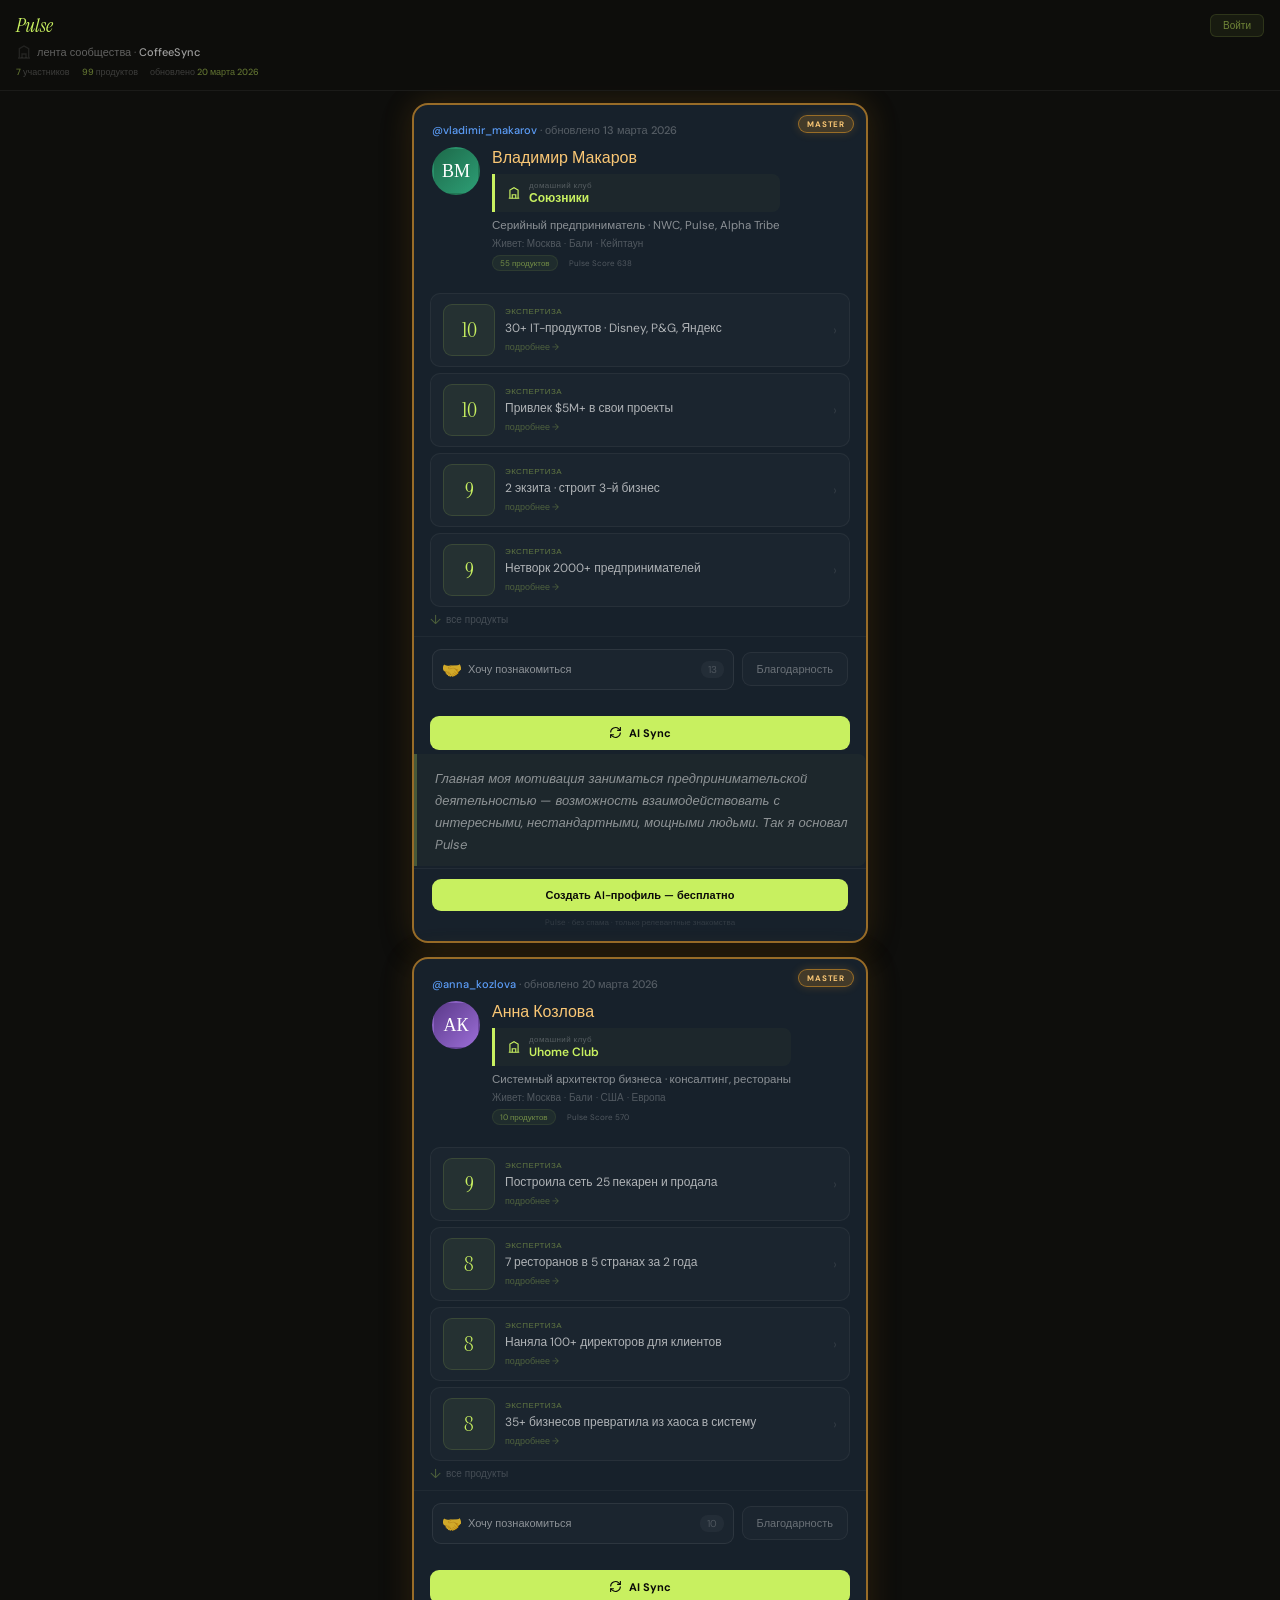
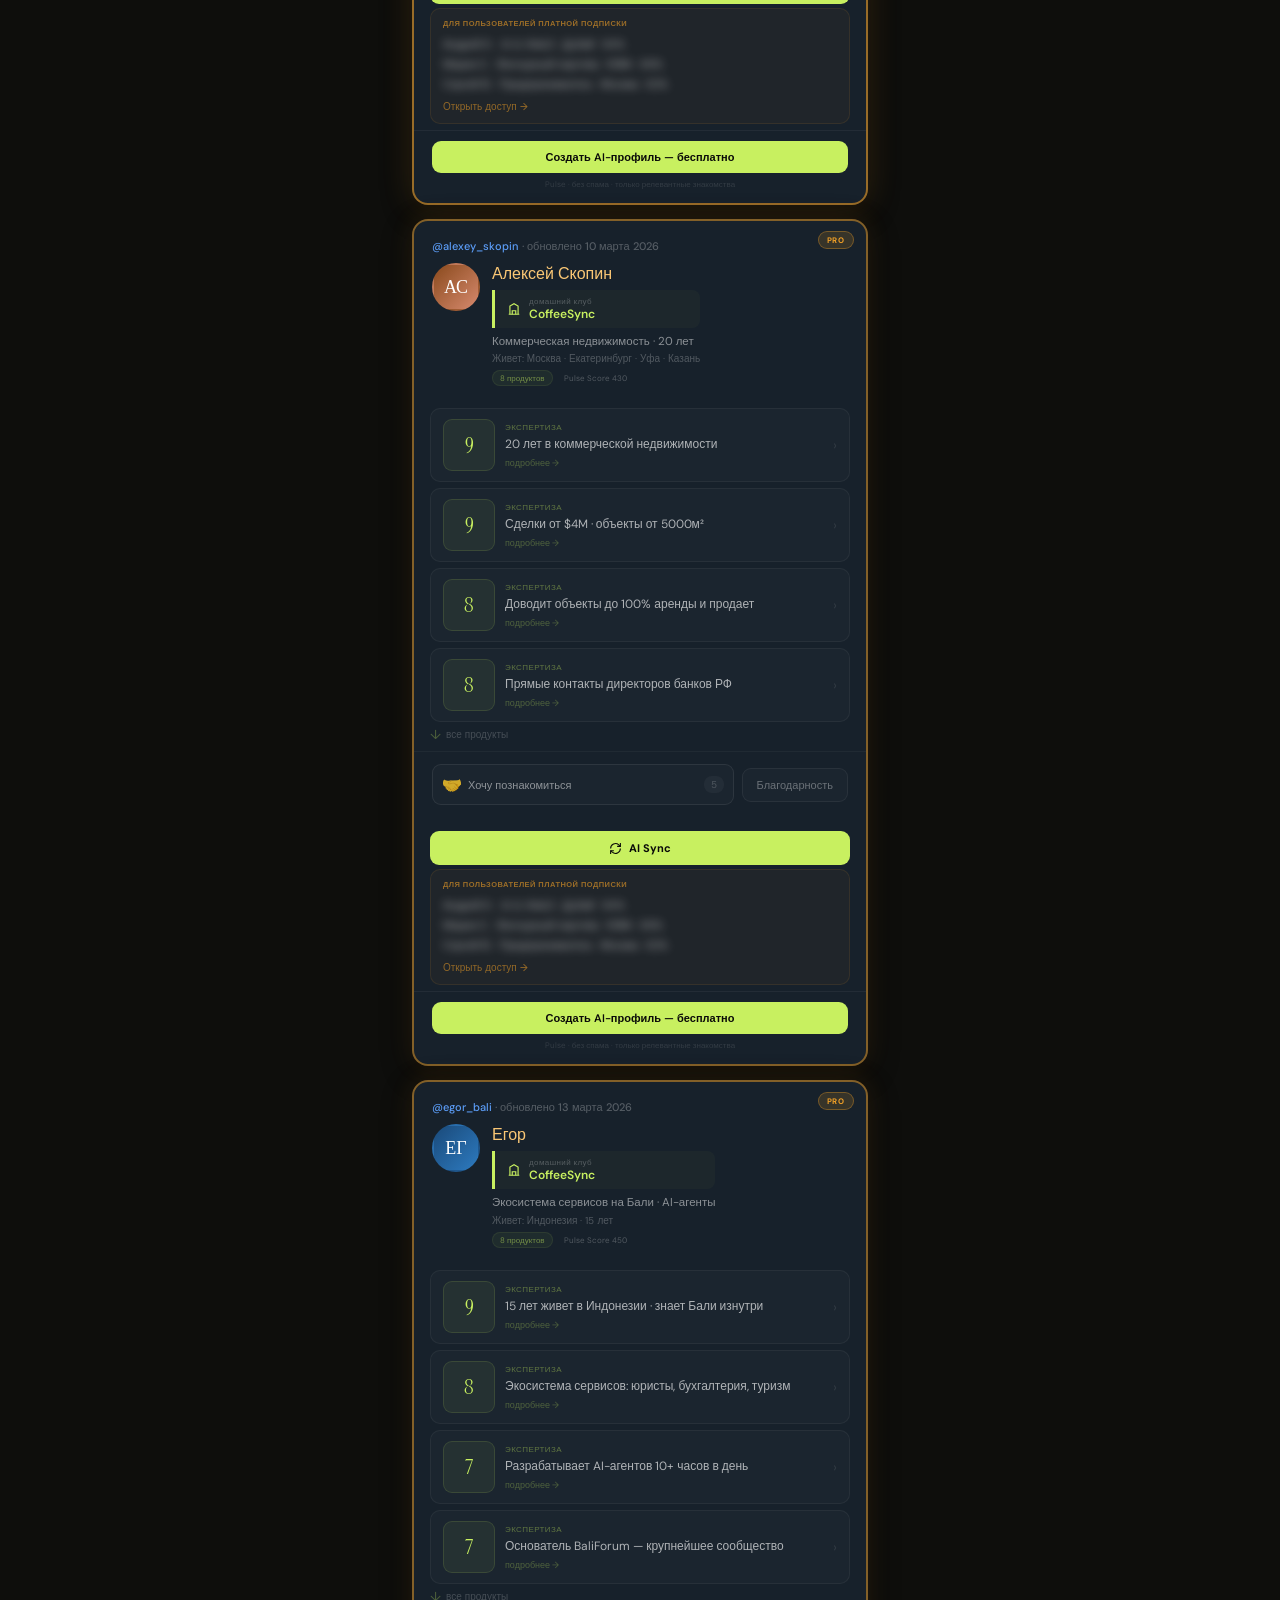
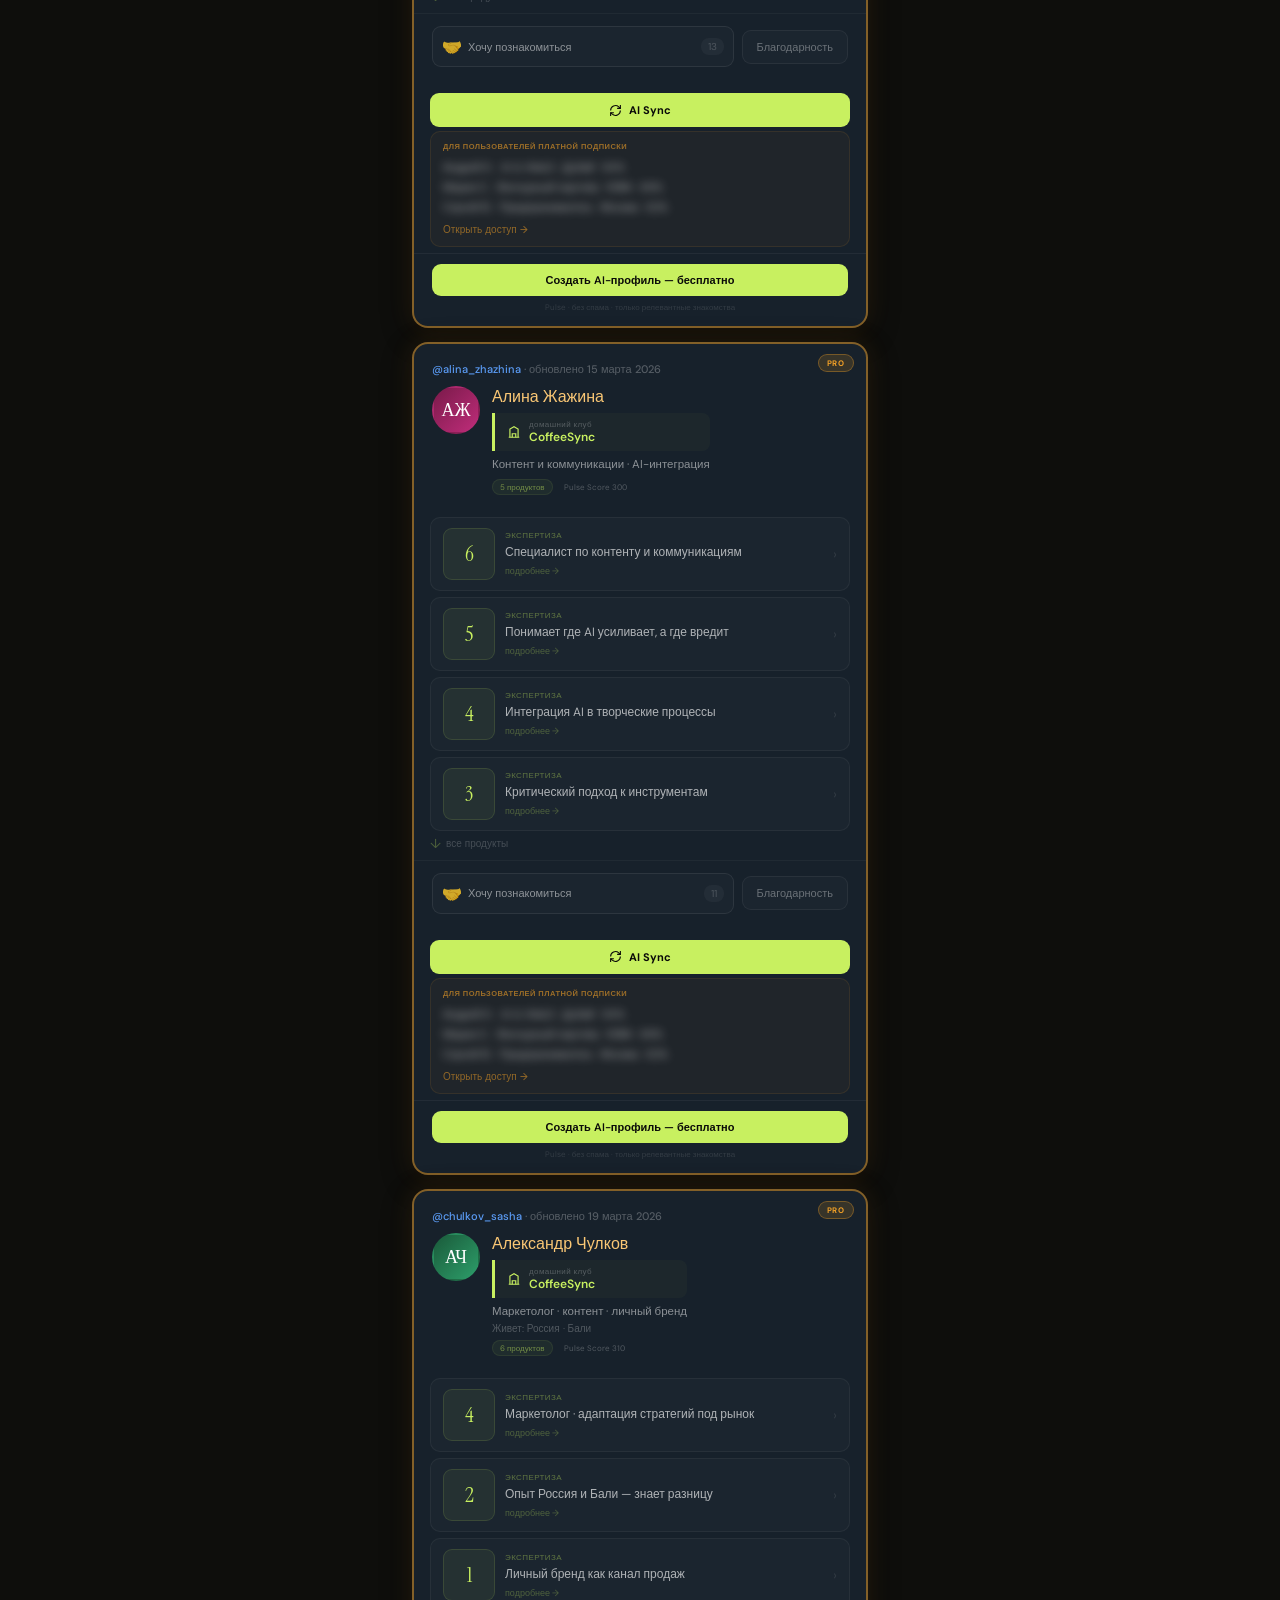
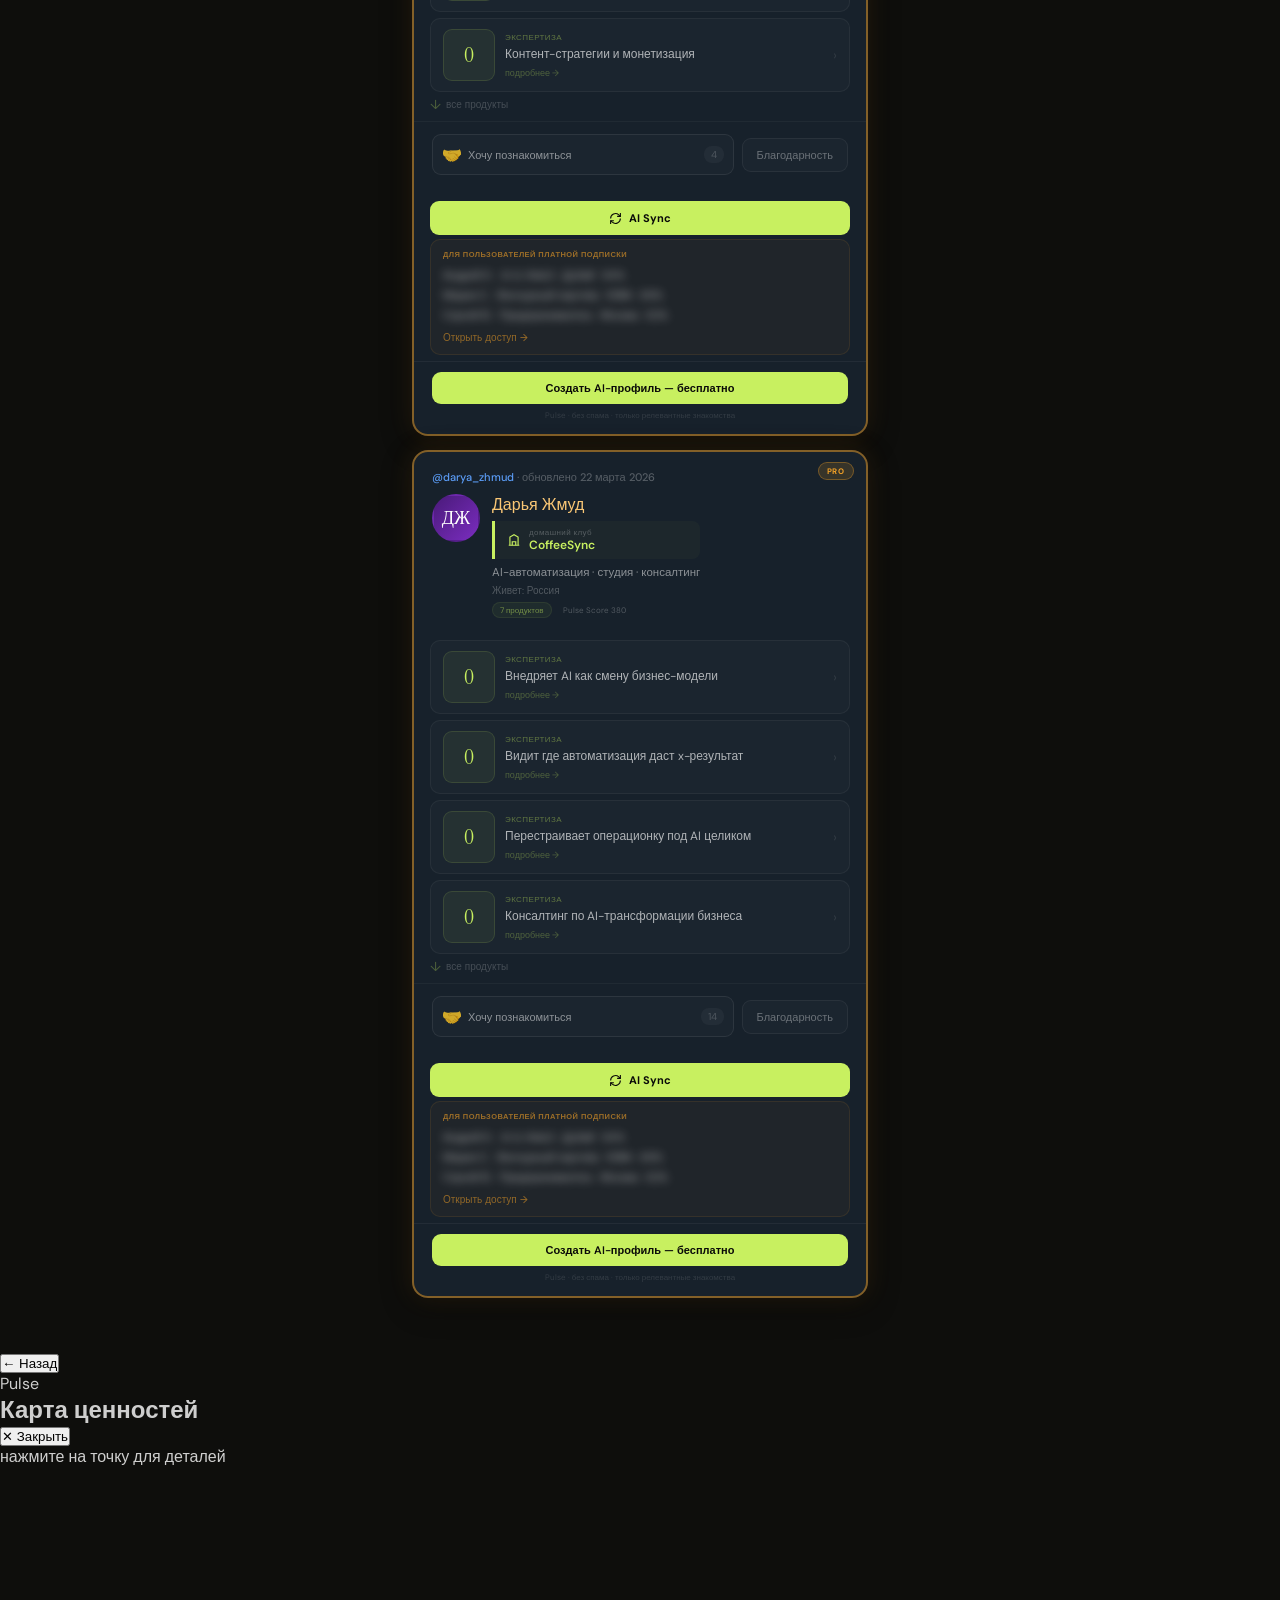
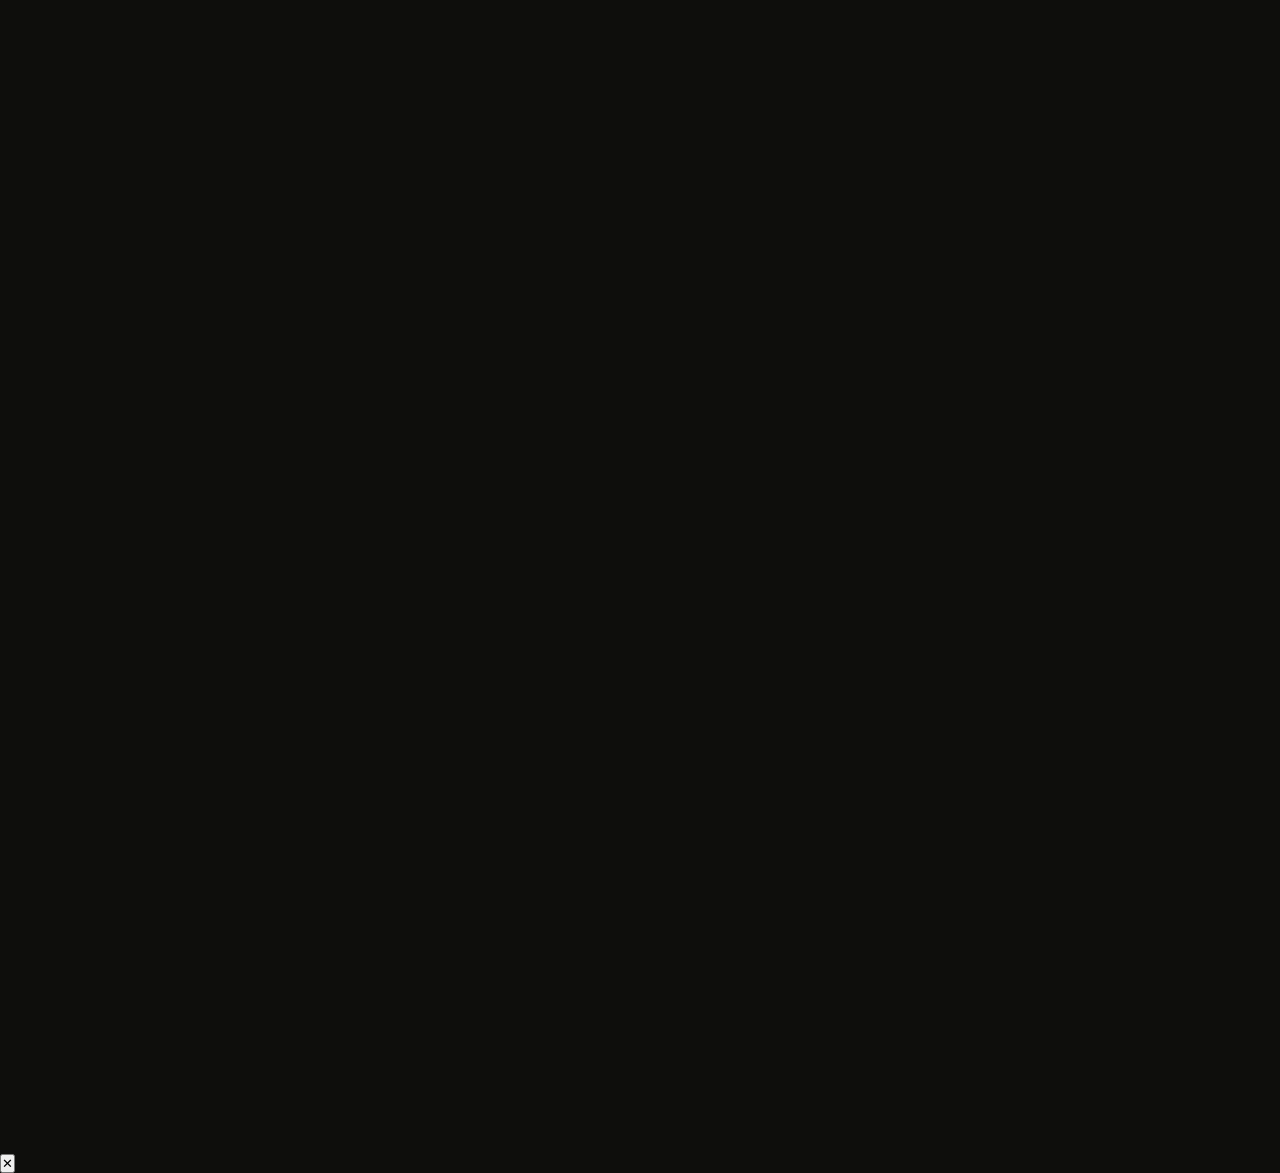
<file: pulse.html>
<!DOCTYPE html>
<html lang="ru">
<head>
<meta charset="UTF-8">
<meta name="viewport" content="width=device-width, initial-scale=1.0">
<meta name="theme-color" content="#0e0e0c">
<meta name="apple-mobile-web-app-capable" content="yes">
<meta name="apple-mobile-web-app-status-bar-style" content="black-translucent">
<title>Pulse · Лента AI-визиток</title>
<link href="https://fonts.googleapis.com/css2?family=Instrument+Serif:ital@0;1&family=DM+Sans:wght@300;400;500;600&display=swap" rel="stylesheet">
<style>
*{box-sizing:border-box;margin:0;padding:0}
html{background:#0e0e0c}
body{background:#0e0e0c;font-family:'DM Sans',sans-serif;color:rgba(255,255,255,.8);min-height:100vh}
a{text-decoration:none;color:inherit}

/* === AUTH BAR (only when logged in) === */
.auth-bar{background:#0e0e0c;border-bottom:1px solid rgba(200,240,96,.08);padding:8px 16px;display:flex;align-items:center;justify-content:space-between}
.auth-bar.hidden{display:none}
.auth-user{display:flex;align-items:center;gap:8px}
.auth-av{width:24px;height:24px;border-radius:50%;background:linear-gradient(135deg,#1d6a4a,#2d9e75);display:flex;align-items:center;justify-content:center;font-size:9px;color:#fff;font-family:'Instrument Serif',serif}
.auth-name{font-size:11px;color:rgba(255,255,255,.5)}
.auth-name strong{color:rgba(255,255,255,.75)}
.auth-logout{font-size:10px;color:rgba(255,255,255,.25);cursor:pointer;background:none;border:none;font-family:'DM Sans',sans-serif}
.auth-logout:hover{color:rgba(255,255,255,.5)}

/* === CLUB SWITCHER (only when logged in) === */
.club-switcher{background:rgba(14,14,12,.98);border-bottom:1px solid rgba(255,255,255,.04);padding:10px 16px;display:flex;gap:6px;overflow-x:auto}
.club-switcher.hidden{display:none}
.club-switcher::-webkit-scrollbar{display:none}
.cs-tab{flex-shrink:0;display:flex;align-items:center;gap:5px;padding:6px 12px;border-radius:10px;border:1px solid rgba(255,255,255,.06);background:rgba(255,255,255,.02);cursor:pointer;transition:all .15s}
.cs-tab:hover{border-color:rgba(255,255,255,.12);background:rgba(255,255,255,.04)}
.cs-tab.active{background:rgba(200,240,96,.08);border-color:rgba(200,240,96,.2)}
.cs-tab-name{font-size:11px;color:rgba(255,255,255,.4);white-space:nowrap}
.cs-tab.active .cs-tab-name{color:#c8f060;font-weight:500}
.cs-tab-count{font-size:9px;color:rgba(255,255,255,.2);background:rgba(255,255,255,.04);border-radius:8px;padding:1px 5px}
.cs-tab.active .cs-tab-count{color:rgba(200,240,96,.6);background:rgba(200,240,96,.08)}
.cs-tab-home{font-size:7px;color:rgba(200,240,96,.4);letter-spacing:.06em}

/* === FEED HEADER === */
.fh{position:sticky;top:0;z-index:100;background:rgba(14,14,12,.94);backdrop-filter:blur(20px);-webkit-backdrop-filter:blur(20px);border-bottom:1px solid rgba(255,255,255,.06);padding:12px 16px}
.fh-top{display:flex;align-items:center;justify-content:space-between;margin-bottom:6px}
.fh-logo{font-family:'Instrument Serif',serif;font-size:20px;color:#c8f060;font-style:italic}
.fh-login{font-size:10px;color:rgba(200,240,96,.5);background:rgba(200,240,96,.06);border:1px solid rgba(200,240,96,.12);padding:4px 12px;border-radius:6px;cursor:pointer;font-family:'DM Sans',sans-serif;transition:all .15s}
.fh-login:hover{background:rgba(200,240,96,.12);color:#c8f060}
.fh-login.hidden{display:none}
.fh-club{display:flex;align-items:center;gap:5px;margin-bottom:6px}
.fh-club-icon{width:16px;height:16px;opacity:.3}
.fh-club-txt{font-size:11px;color:rgba(255,255,255,.35)}
.fh-club-txt strong{color:rgba(255,255,255,.6);font-weight:500}
.fh-stats{display:flex;gap:12px;font-size:9px;color:rgba(255,255,255,.2)}
.fh-stats b{color:rgba(200,240,96,.45);font-weight:500}

/* === CARD (full visual identical to pulse_tg_card) === */
.fl{max-width:440px;margin:0 auto;padding:12px 12px 40px}

.card-top{padding:18px 18px 0}
.card-mention{font-size:11px;color:#5b9cf6;margin-bottom:10px;font-weight:500}
.card-mention span{opacity:.6;color:rgba(255,255,255,.45)}
.card-identity{display:flex;align-items:flex-start;gap:12px;margin-bottom:12px}
.id-av{width:48px;height:48px;border-radius:50%;display:flex;align-items:center;justify-content:center;font-family:'Instrument Serif',serif;font-size:18px;color:#fff;flex-shrink:0;border:2px solid transparent}
.tier-bronze .id-av{border-color:rgba(180,130,80,.4)}
.tier-silver .id-av{border-color:rgba(200,205,215,.5)}
.tier-gold .id-av{border-color:rgba(239,159,39,.45)}
.tier-vip .id-av{border-color:rgba(127,119,221,.45)}
.id-name{font-size:16px;font-weight:500;color:#fff;margin-bottom:2px}
.tier-pro .id-name{color:#FAC775}
.tier-master .id-name{color:#FAC775}
.tier-guru .id-name{color:#c4b5fd}
.id-club{display:flex;align-items:center;gap:8px;border-left:3px solid #c8f060;padding:6px 12px;margin:6px 0;background:rgba(200,240,96,.03);border-radius:0 8px 8px 0}
.id-club-icon{width:14px;height:14px;flex-shrink:0}
.id-club-pre{font-size:8px;color:rgba(255,255,255,.25);letter-spacing:.05em}
.id-club-name{font-size:12px;color:#c8f060;font-weight:600}
.id-role{font-size:11.5px;color:rgba(255,255,255,.5);line-height:1.45}
.id-role strong{color:rgba(255,255,255,.75);font-weight:500}
.id-geo{font-size:10px;color:rgba(255,255,255,.25);margin-top:2px}
.id-badges{display:flex;flex-wrap:wrap;gap:4px;margin-top:5px}
.ib{display:inline-flex;align-items:center;gap:3px;border-radius:20px;padding:2px 7px;font-size:8px}
.ib-tier{font-weight:600;font-size:9px;padding:3px 10px;letter-spacing:.03em}
.ib-tier.bronze{background:rgba(180,130,80,.1);border:1px solid rgba(180,130,80,.25);color:#B4824F}
.ib-tier.silver{background:rgba(200,205,215,.1);border:1px solid rgba(200,205,215,.3);color:#C8CDD7}
.ib-tier.gold{background:rgba(239,159,39,.12);border:1px solid rgba(239,159,39,.25);color:#BA7517}
.ib-tier.vip{background:rgba(127,119,221,.12);border:1px solid rgba(127,119,221,.25);color:#7F77DD}
.ib-prod{background:rgba(200,240,96,.05);border:1px solid rgba(200,240,96,.08);color:rgba(200,240,96,.5)}
.ib-fill{background:rgba(255,255,255,.03);border:1px solid rgba(255,255,255,.06);color:rgba(255,255,255,.3)}
.ib-score{font-size:8px;color:rgba(255,255,255,.25);position:relative;cursor:help}.ib-score:hover::after{content:"Pulse Score — рейтинг вашей визитки в сети. Чем выше — тем точнее знакомства.";position:absolute;bottom:calc(100% + 6px);left:50%;transform:translateX(-50%);background:rgba(10,10,8,.95);border:1px solid rgba(255,255,255,.15);color:rgba(255,255,255,.7);font-size:10px;padding:6px 10px;border-radius:6px;white-space:nowrap;z-index:50;pointer-events:none}
/* Card tier top border */
.card-wrap{background:#17212b;border-radius:16px;overflow:hidden;margin-bottom:14px;position:relative;border:2px solid transparent}
/* Score < 100 — базовая, без рамки */
.card-wrap.tier-default{border-color:rgba(255,255,255,.06)}
/* Score ≥ 100 — серебряная */
.card-wrap.tier-silver{border-color:rgba(192,200,215,.5);box-shadow:0 8px 32px rgba(0,0,0,.3),0 0 20px rgba(192,200,215,.12)}
/* Score ≥ 300 — золотая PRO */
.card-wrap.tier-pro{border-color:rgba(239,159,39,.5);box-shadow:0 8px 32px rgba(0,0,0,.3),0 0 25px rgba(239,159,39,.12)}
/* Score ≥ 500 — золотая MASTER */
.card-wrap.tier-master{border-color:rgba(239,159,39,.6);box-shadow:0 8px 32px rgba(0,0,0,.3),0 0 30px rgba(239,159,39,.18)}
/* Score ≥ 1000 — чёрная с переливом GURU */
.card-wrap.tier-guru{border:2px solid transparent;background-clip:padding-box;position:relative}
.card-wrap.tier-guru::before{content:'';position:absolute;inset:-2px;border-radius:17px;background:linear-gradient(135deg,#1a1a2e,#6b21a8,#0f172a,#7c3aed,#1a1a2e);background-size:300% 300%;animation:guruBorder 4s ease infinite;z-index:-1}
@keyframes guruBorder{0%{background-position:0% 50%}50%{background-position:100% 50%}100%{background-position:0% 50%}}
/* Tier badge — правый верхний угол */
.tier-badge{position:absolute;top:10px;right:12px;font-size:8px;font-weight:700;letter-spacing:.1em;padding:3px 8px;border-radius:20px;text-transform:uppercase}
.tier-badge-pro{background:rgba(239,159,39,.15);border:1px solid rgba(239,159,39,.35);color:#EF9F27}
.tier-badge-master{background:rgba(239,159,39,.2);border:1px solid rgba(239,159,39,.5);color:#FAC775;box-shadow:0 0 10px rgba(239,159,39,.2)}
.tier-badge-guru{background:linear-gradient(135deg,rgba(124,58,237,.3),rgba(109,33,168,.3));border:1px solid rgba(124,58,237,.5);color:#c4b5fd;box-shadow:0 0 14px rgba(124,58,237,.25)}
.bio{font-size:12.5px;color:rgba(255,255,255,.55);line-height:1.6;margin-bottom:12px;display:-webkit-box;-webkit-line-clamp:3;-webkit-box-orient:vertical;overflow:hidden}
.bio strong{color:rgba(255,255,255,.85);font-weight:500}
.bio em{font-style:normal;color:#c8f060}
.radar-row{display:flex;gap:12px;align-items:center;margin-bottom:10px}
.radar-stats{flex:1;display:flex;flex-direction:column;gap:6px}
.st{display:flex;align-items:center;gap:7px;opacity:0;transform:translateX(-12px);transition:all .5s ease}
.st.vis{opacity:1;transform:translateX(0)}
.st-l{font-size:10px;color:rgba(255,255,255,.45);width:130px;flex-shrink:0;line-height:1.25}
.st-bar{flex:1;height:3.5px;background:rgba(255,255,255,.05);border-radius:2px;overflow:hidden;min-width:40px}
.st-fill{height:100%;border-radius:2px;width:0;transition:width 1s cubic-bezier(.22,.61,.36,1)}
.st-v{font-size:10px;min-width:16px;text-align:right;font-weight:500}
.aim-sep{height:1px;background:linear-gradient(90deg,transparent,rgba(200,240,96,.15),transparent);margin-bottom:10px}
.aim-head{display:flex;align-items:center;gap:7px;margin-bottom:8px}
.aim-icon{width:22px;height:22px;border-radius:5px;background:linear-gradient(135deg,rgba(200,240,96,.12),rgba(200,240,96,.03));border:1px solid rgba(200,240,96,.15);display:flex;align-items:center;justify-content:center;flex-shrink:0}
.aim-head-txt{font-size:12px;color:#fff;font-weight:500}
.aim-head-count{font-size:9.5px;color:rgba(200,240,96,.5);margin-top:1px}
.aim-card{background:rgba(255,255,255,.02);border:1px solid rgba(255,255,255,.05);border-radius:8px;padding:8px 10px;margin-bottom:4px;position:relative;overflow:hidden}
.aim-card-top{display:flex;align-items:center;gap:6px;margin-bottom:4px}
.aim-av{width:22px;height:22px;border-radius:50%;display:flex;align-items:center;justify-content:center;font-size:9px;color:#fff;flex-shrink:0;font-family:'Instrument Serif',serif}
.aim-who{font-size:10.5px;color:rgba(255,255,255,.6);font-weight:500;flex:1;line-height:1.25}
.aim-score{font-size:8px;color:#c8f060;font-weight:600;background:rgba(200,240,96,.07);border:1px solid rgba(200,240,96,.08);border-radius:4px;padding:2px 5px;flex-shrink:0}
.aim-why{display:flex;gap:4px;align-items:flex-start}
.aim-bolt{width:10px;height:10px;flex-shrink:0;margin-top:1px}
.aim-why-txt{font-size:9.5px;color:rgba(200,240,96,.65);line-height:1.35}
.aim-card.locked .aim-who,.aim-card.locked .aim-why-txt{filter:blur(4px);user-select:none}
.aim-lock{position:absolute;inset:0;display:flex;align-items:center;justify-content:center;background:rgba(23,33,43,.2);opacity:0;transition:opacity .2s;cursor:pointer;border-radius:8px;z-index:2}
.aim-card.locked:hover .aim-lock{opacity:1}
.aim-lock-pill{background:rgba(23,33,43,.9);border:1px solid rgba(255,255,255,.1);border-radius:5px;padding:3px 9px;display:flex;align-items:center;gap:3px;font-size:8px;color:rgba(255,255,255,.65)}
.aim-more{text-align:center;font-size:9px;color:rgba(255,255,255,.18);padding:2px 0 8px}
.card-cta{border-top:1px solid rgba(255,255,255,.05);padding:10px 18px 14px}
/* Social proof section */
.card-social{border-top:1px solid rgba(255,255,255,.04);padding:12px 18px}
.cs-row{display:flex;gap:8px;align-items:center;margin-bottom:8px}
.cs-meet{flex:1;display:flex;align-items:center;justify-content:center;gap:6px;padding:9px;border-radius:9px;border:1px solid rgba(255,255,255,.08);background:rgba(255,255,255,.02);cursor:pointer;transition:all .2s;font-family:'DM Sans',sans-serif}
.cs-meet:hover{border-color:rgba(200,240,96,.2);background:rgba(200,240,96,.04)}
.cs-meet.clicked{border-color:rgba(200,240,96,.25);background:rgba(200,240,96,.06)}
.cs-meet-icon{font-size:14px}
.cs-meet-txt{font-size:11px;color:rgba(255,255,255,.5);font-weight:500}
.cs-meet.clicked .cs-meet-txt{color:#c8f060}
.cs-meet-count{font-size:10px;color:rgba(255,255,255,.2);background:rgba(255,255,255,.04);padding:2px 7px;border-radius:8px;margin-left:auto}
.cs-meet.clicked .cs-meet-count{color:rgba(200,240,96,.5);background:rgba(200,240,96,.06)}
.cs-thanks-btn{display:flex;align-items:center;justify-content:center;gap:5px;padding:9px 14px;border-radius:9px;border:1px solid rgba(255,255,255,.06);background:rgba(255,255,255,.02);cursor:pointer;transition:all .2s;font-family:'DM Sans',sans-serif;flex-shrink:0}
.cs-thanks-btn:hover{border-color:rgba(255,180,80,.2);background:rgba(255,180,80,.04)}
.cs-thanks-btn span{font-size:11px;color:rgba(255,255,255,.35)}
/* Thanks display */
.cs-thanks-list{margin-top:4px}
.cs-thank{background:rgba(255,255,255,.02);border:1px solid rgba(255,255,255,.04);border-radius:8px;padding:8px 10px;margin-bottom:4px;position:relative}
.cs-thank-text{font-size:11px;color:rgba(255,255,255,.45);line-height:1.5;font-style:italic}
.cs-thank-from{font-size:9px;color:rgba(255,255,255,.2);margin-top:4px}
.cs-thank-count{font-size:9px;color:rgba(255,255,255,.15);text-align:center;margin-top:4px}
/* Thanks modal */
.thanks-modal{display:none;position:fixed;inset:0;z-index:400;background:rgba(0,0,0,.7);align-items:center;justify-content:center;padding:20px}
.thanks-modal.open{display:flex}
.thanks-box{background:#1c1e1d;border:1px solid rgba(255,255,255,.1);border-radius:16px;padding:20px;max-width:360px;width:100%}
.thanks-box h3{font-size:14px;color:#fff;font-weight:500;margin-bottom:6px}
.thanks-box p{font-size:11px;color:rgba(255,255,255,.35);line-height:1.55;margin-bottom:12px}
.thanks-box .warn-note{font-size:10px;color:rgba(255,180,0,.4);margin-bottom:12px;line-height:1.5}
.thanks-box textarea{width:100%;background:rgba(255,255,255,.04);border:1px solid rgba(255,255,255,.1);border-radius:10px;padding:10px 12px;color:#fff;font-size:12px;font-family:'DM Sans',sans-serif;resize:none;outline:none;height:80px;line-height:1.5}
.thanks-box textarea:focus{border-color:rgba(200,240,96,.2)}
.thanks-box textarea::placeholder{color:rgba(255,255,255,.15)}
.thanks-btns{display:flex;gap:8px;margin-top:12px}
.thanks-send{flex:1;padding:10px;border-radius:9px;background:#c8f060;color:#0a0a08;font-size:12px;font-weight:600;border:none;cursor:pointer;font-family:'DM Sans',sans-serif}
.thanks-cancel{padding:10px 16px;border-radius:9px;background:none;border:1px solid rgba(255,255,255,.1);color:rgba(255,255,255,.4);font-size:12px;cursor:pointer;font-family:'DM Sans',sans-serif}
/* Login required overlay */
.login-required{display:none;position:fixed;inset:0;z-index:400;background:rgba(0,0,0,.7);align-items:center;justify-content:center;padding:20px}
.login-required.open{display:flex}
.lr-box{background:#1c1e1d;border:1px solid rgba(255,255,255,.1);border-radius:16px;padding:24px;max-width:320px;width:100%;text-align:center}
.lr-box h3{font-size:14px;color:#fff;margin-bottom:8px}
.lr-box p{font-size:12px;color:rgba(255,255,255,.35);margin-bottom:16px;line-height:1.55}
.lr-box a{display:inline-block;padding:10px 24px;background:#c8f060;color:#0a0a08;border-radius:9px;font-size:12px;font-weight:600}
.lr-box .lr-close{display:block;margin-top:12px;font-size:11px;color:rgba(255,255,255,.25);cursor:pointer;background:none;border:none;font-family:'DM Sans',sans-serif}
.cta-row{display:flex;gap:6px;margin-bottom:6px}
.cta-p{flex:2;display:flex;align-items:center;justify-content:center;gap:5px;background:#c8f060;color:#0a0a08;font-size:11px;font-weight:600;padding:9px;border-radius:9px;cursor:pointer;font-family:'DM Sans',sans-serif;border:none}
.cta-s{flex:1;display:flex;align-items:center;justify-content:center;gap:4px;background:rgba(255,255,255,.04);border:1px solid rgba(255,255,255,.08);color:rgba(255,255,255,.5);font-size:10.5px;font-weight:500;padding:9px;border-radius:9px;cursor:pointer;font-family:'DM Sans',sans-serif;border:none}
.cta-hint{font-size:8px;color:rgba(255,255,255,.12);text-align:center}

/* Responsive */
.fl{max-width:440px;margin:0 auto;padding:12px 12px 40px}
@media(max-width:480px){
  .fl{padding:8px 6px 32px}
  .card-top{padding:14px 14px 0}
  .card-social{padding:10px 14px}
  .card-cta{padding:8px 14px 12px}
  .id-name{font-size:15px}
  .id-role{font-size:11px}
  .bio{font-size:12px;line-height:1.55;-webkit-line-clamp:3;display:-webkit-box;-webkit-box-orient:vertical;overflow:hidden}
  .radar-row{gap:8px}
  .st-l{width:110px;font-size:9px}
  .aim-head-count{font-size:9px}
  .aim-card{padding:6px 8px}
  .aim-who{font-size:10px}
  .aim-why-txt{font-size:9px}
  .cta-p{font-size:10px;padding:8px}
  .cta-s{font-size:10px;padding:8px}
  .cs-meet-txt{font-size:10px}
  .cs-thanks-btn span{font-size:10px}
}
@media(min-width:768px){
  .fl{max-width:480px}
}

/* === PROFILE OVERLAY === */

.po.open{display:block;animation:poIn .3s ease}
@keyframes poIn{from{opacity:0;transform:translateY(20px)}to{opacity:1;transform:translateY(0)}}







.po-club strong{color:rgba(255,255,255,.45)}



.po-stmt strong{color:rgba(255,255,255,.85)}








.po-radar-wrap svg{width:100%;height:auto}

.po-ax.vis{opacity:1;transform:translateX(0)}






.po-pr{background:rgba(255,255,255,.02);border:1px solid rgba(255,255,255,.04);border-radius:8px;padding:8px 10px;margin-bottom:4px;opacity:0;transform:translateY(8px);transition:all .4s ease}
.po-pr.vis{opacity:1;transform:translateY(0)}
.po-pr-ax{font-size:7px;letter-spacing:.1em;text-transform:uppercase;color:rgba(200,240,96,.4);margin-bottom:3px}
.po-pr-tx{font-size:10.5px;color:rgba(255,255,255,.45);line-height:1.55}
.po-pr-tx strong{color:rgba(255,255,255,.75)}




/* === FULLSCREEN RADAR === */

.ro.open{display:block;animation:roIn .4s ease}
@keyframes roIn{from{opacity:0}to{opacity:1}}


.ro-bar-left span{font-size:8px;color:rgba(200,240,96,.35);letter-spacing:.1em}

.ro-x:hover{background:rgba(200,240,96,.08);color:#c8f060}








.ro-detail-score span{font-size:16px;opacity:.4}







/* ── New card styles ── */
.hooks{padding:10px 16px 0;display:flex;flex-direction:column;gap:6px}
.hook{background:rgba(255,255,255,.02);border:1px solid rgba(255,255,255,.05);border-radius:10px;padding:10px 12px;display:flex;align-items:center;gap:10px;cursor:pointer;transition:border-color .2s}
.hook:hover{border-color:rgba(200,240,96,.15);background:rgba(200,240,96,.02)}
.hook-num{flex-shrink:0;width:52px;height:52px;border-radius:9px;background:rgba(200,240,96,.06);border:1px solid rgba(200,240,96,.12);display:flex;align-items:center;justify-content:center}
.hook-num-val{font-family:'Instrument Serif',serif;font-size:22px;line-height:1;color:#c8f060}
.hook-body{flex:1;min-width:0}
.hook-cat{font-size:8px;color:rgba(200,240,96,.4);letter-spacing:.05em;text-transform:uppercase;margin-bottom:3px}
.hook-text{font-size:12px;color:rgba(255,255,255,.65);line-height:1.5}
.hook-more{font-size:9px;color:rgba(200,240,96,.3);margin-top:4px}
.hook-arrow{font-size:14px;color:rgba(255,255,255,.1);flex-shrink:0}
.expand-row{padding:4px 16px 8px;display:flex;align-items:center;gap:5px;cursor:pointer;width:fit-content}
.expand-icon{font-size:13px;color:rgba(200,240,96,.3)}
.expand-label{font-size:10px;color:rgba(255,255,255,.2)}
.prods-panel{display:none;border-top:1px solid rgba(255,255,255,.04);padding:10px 16px}
.prods-panel.open{display:block}
.prod-label{font-size:8px;color:rgba(200,240,96,.3);letter-spacing:.06em;text-transform:uppercase;margin-bottom:8px}
.prod-item{display:flex;align-items:flex-start;gap:8px;padding:5px 0;border-bottom:1px solid rgba(255,255,255,.03)}
.prod-item:last-child{border-bottom:none}
.prod-dot{width:5px;height:5px;border-radius:50%;background:#c8f060;flex-shrink:0;margin-top:5px;opacity:.5}
.prod-name{font-size:11px;color:rgba(255,255,255,.65);font-weight:500}
.prod-desc{font-size:10px;color:rgba(255,255,255,.3);line-height:1.4;margin-top:1px}
.act-sync-green{display:flex;align-items:center;justify-content:center;gap:7px;margin:6px 16px 4px;padding:10px;border-radius:9px;background:#c8f060;color:#0a0a08;font-size:11px;font-weight:700;cursor:pointer;transition:background .15s;border:none}
.act-sync-green:hover{background:#d4f570}
.paid-tier{margin:4px 16px 6px;border-radius:10px;background:rgba(239,159,39,.04);border:1px solid rgba(239,159,39,.1);padding:10px 12px;cursor:pointer}
.paid-tier-label{font-size:7.5px;font-weight:600;letter-spacing:.06em;text-transform:uppercase;color:rgba(239,159,39,.6);margin-bottom:6px}
.paid-tier-blur{filter:blur(5px);user-select:none;pointer-events:none;margin-bottom:6px}
.pb-item{font-size:11px;color:rgba(255,255,255,.6);padding:3px 0}
.paid-tier-cta{font-size:10px;color:rgba(239,159,39,.55);font-weight:500}
.sync-panel{border-top:1px solid rgba(200,240,96,.1)}
.token-bar{display:none;align-items:center;gap:6px;padding:5px 16px;background:#0e0e0c;border-bottom:1px solid rgba(200,240,96,.06);font-size:10px;color:rgba(200,240,96,.55)}
.token-bar.visible{display:flex}
@keyframes wandRock{0%{transform:rotate(-8deg)}50%{transform:rotate(8deg)}100%{transform:rotate(-8deg)}}
/* Popup */
.p-popup{display:none;position:fixed;inset:0;z-index:9999;background:rgba(0,0,0,0);align-items:center;justify-content:center;padding:20px}
.p-popup.open{display:flex;animation:pBg .25s ease forwards}
.p-popup.open .p-popup-box{animation:pSlide .3s cubic-bezier(.34,1.4,.64,1) forwards}
@keyframes pBg{to{background:rgba(0,0,0,.65);backdrop-filter:blur(6px)}}
@keyframes pSlide{from{opacity:0;transform:scale(.92) translateY(14px)}to{opacity:1;transform:scale(1) translateY(0)}}
.p-popup-box{background:#1a2530;border:1px solid rgba(200,240,96,.15);border-radius:20px;padding:24px;width:100%;max-width:380px;box-shadow:0 24px 64px rgba(0,0,0,.5)}
.p-popup-box h3{font-size:15px;font-weight:600;color:#fff;margin-bottom:8px}
.p-popup-box p{font-size:12px;color:rgba(255,255,255,.45);line-height:1.6;margin-bottom:16px}
.p-popup-btn{display:flex;align-items:center;justify-content:center;gap:7px;padding:12px;border-radius:10px;background:#c8f060;color:#0a0a08;font-size:12px;font-weight:700;text-decoration:none;font-family:'DM Sans',sans-serif;border:none;cursor:pointer;width:100%}
.p-popup-btn:hover{background:#d4f570}
.p-popup-close{font-size:10px;color:rgba(255,255,255,.2);text-align:center;margin-top:12px;cursor:pointer}


/* Story — точно как в unified card */
.story{display:none;padding:14px 16px;border-top:1px solid rgba(255,255,255,.04);animation:fadeIn .3s ease}
.story.open{display:block}
@keyframes fadeIn{from{opacity:0;transform:translateY(4px)}to{opacity:1;transform:translateY(0)}}
.story-cat{font-size:8px;color:rgba(200,240,96,.4);letter-spacing:.06em;text-transform:uppercase;margin-bottom:4px}
.story-title{font-family:'Instrument Serif',serif;font-size:20px;color:#fff;line-height:1.3;margin-bottom:12px}
.story-body{font-size:13px;color:rgba(255,255,255,.55);line-height:1.75;margin-bottom:12px}
.story-body strong{color:rgba(255,255,255,.85);font-weight:500}
.story-quote{border-left:3px solid rgba(200,240,96,.2);padding:6px 14px;margin:12px 0;font-size:12px;color:rgba(255,255,255,.45);font-style:italic;line-height:1.65}
.story-close{font-size:10px;color:rgba(255,255,255,.25);cursor:pointer;display:inline-flex;align-items:center;gap:4px;padding:4px 10px;border-radius:6px;border:1px solid rgba(255,255,255,.06);background:rgba(255,255,255,.02);margin-top:8px}
.story-close:hover{color:#c8f060;border-color:rgba(200,240,96,.15)}
.hook.active{border-color:rgba(200,240,96,.3);background:rgba(200,240,96,.04)}
.hook.active .hook-more{color:rgba(200,240,96,.6)}

.cs-tab.pulse-feed-tab{background:rgba(200,240,96,.04);border-color:rgba(200,240,96,.15)}
.cs-tab.pulse-feed-tab .cs-tab-name{color:rgba(200,240,96,.65)}
.cs-tab.pulse-feed-tab.active{background:rgba(200,240,96,.1);border-color:rgba(200,240,96,.35)}
.cs-tab.pulse-feed-tab.active .cs-tab-name{color:#c8f060;font-weight:600}
.match-badge{display:inline-flex;align-items:center;padding:2px 7px;border-radius:20px;background:rgba(200,240,96,.08);border:1px solid rgba(200,240,96,.2);font-size:9px;font-weight:700;color:#c8f060;margin-left:6px}
.match-why{font-size:10px;color:rgba(255,255,255,.28);padding:6px 16px 2px;font-style:italic}
.feed-locked{display:flex;flex-direction:column;align-items:center;justify-content:center;padding:60px 24px;text-align:center}
.feed-locked-icon{font-size:28px;margin-bottom:12px;opacity:.35}
.feed-locked-title{font-size:15px;font-weight:600;color:#fff;margin-bottom:6px}
.feed-locked-sub{font-size:12px;color:rgba(255,255,255,.32);line-height:1.6;margin-bottom:22px}

.cs-tab.sync-tab{background:rgba(96,165,250,.04);border-color:rgba(96,165,250,.15)}
.cs-tab.sync-tab .cs-tab-name{color:rgba(96,165,250,.65)}
.cs-tab.sync-tab .cs-tab-count{color:rgba(96,165,250,.6);background:rgba(96,165,250,.1)}
.cs-tab.sync-tab.active{background:rgba(96,165,250,.1);border-color:rgba(96,165,250,.4)}
.cs-tab.sync-tab.active .cs-tab-name{color:#60a5fa;font-weight:600}
.sync-card-header{padding:10px 16px 8px;display:flex;align-items:center;justify-content:space-between;background:rgba(96,165,250,.04);border-bottom:1px solid rgba(96,165,250,.1)}
.sync-new-label{font-size:8px;font-weight:700;letter-spacing:.08em;text-transform:uppercase;color:#60a5fa;background:rgba(96,165,250,.1);border:1px solid rgba(96,165,250,.2);border-radius:20px;padding:2px 8px}
.sync-match-pct{font-size:11px;font-weight:700;color:#c8f060}
.sync-intro{margin:0 16px 10px;background:rgba(96,165,250,.03);border:1px solid rgba(96,165,250,.08);border-left:3px solid rgba(96,165,250,.3);border-radius:0 8px 8px 0;padding:10px 12px}
.sync-intro-label{font-size:8px;color:rgba(96,165,250,.5);letter-spacing:.07em;text-transform:uppercase;margin-bottom:6px;font-weight:600}
.sync-intro-why{font-size:12px;color:rgba(255,255,255,.65);line-height:1.6;margin-bottom:5px}
.sync-intro-give{font-size:11px;color:rgba(255,255,255,.4);line-height:1.5;margin-bottom:5px}
.sync-intro-open{font-size:11px;color:#c8f060;line-height:1.5;font-style:italic}
.sync-btn-tg{flex:1;display:flex;align-items:center;justify-content:center;gap:6px;padding:10px;border-radius:9px;background:#60a5fa;color:#0a0a08;font-size:11px;font-weight:700;cursor:pointer;border:none;font-family:'DM Sans',sans-serif}
.sync-btn-tg:hover{background:#7cb9fa}
.sync-btn-thanks{flex:1;display:flex;align-items:center;justify-content:center;gap:5px;padding:10px;border-radius:9px;background:rgba(200,240,96,.08);border:1px solid rgba(200,240,96,.2);color:#c8f060;font-size:11px;font-weight:600;cursor:pointer;font-family:'DM Sans',sans-serif}
.sync-btn-thanks:hover{background:rgba(200,240,96,.15)}
.sync-star{display:inline-flex;align-items:center;justify-content:center;font-size:17px;color:rgba(255,255,255,.2);cursor:pointer;transition:all .2s;line-height:1;user-select:none;margin-left:4px}
.sync-star:hover{color:rgba(239,185,39,.75);transform:scale(1.15)}
.sync-star.active{color:#EFB927;text-shadow:0 0 8px rgba(239,185,39,.4)}
.sync-pinned{border-color:rgba(239,185,39,.4)!important;box-shadow:0 0 16px rgba(239,185,39,.08)!important}
.sync-locked,.sync-empty{display:flex;flex-direction:column;align-items:center;justify-content:center;padding:60px 24px;text-align:center}
.sync-locked-icon,.sync-empty-icon{font-size:28px;margin-bottom:12px;opacity:.3}
.sync-locked-title,.sync-empty-title{font-size:15px;font-weight:600;color:#fff;margin-bottom:6px}
.sync-locked-sub,.sync-empty-sub{font-size:12px;color:rgba(255,255,255,.3);line-height:1.6;max-width:280px;margin-bottom:20px}


.vm-quote{padding:14px 18px 10px;background:rgba(200,240,96,.03);border-left:3px solid rgba(200,240,96,.25);border-radius:0 8px 8px 0;margin:0 0 2px}
.vm-quote-text{font-size:13px;color:rgba(255,255,255,.5);line-height:1.7;font-style:italic}

</style>
</head>
<body>

<!-- Auth bar (hidden by default, shown when "logged in") -->
<div class="auth-bar hidden" id="authBar">
  <div class="auth-user">
    <div class="auth-av">ВМ</div>
    <div class="auth-name"><strong>Владимир Макаров</strong> · 5 сообществ</div>
  </div>
  <button class="auth-logout" onclick="logout()">Выйти</button>
</div>

<!-- Club switcher (hidden by default) -->

<div class="token-bar" id="tokenBar">&#10022; <span id="tokenCount">200</span> токенов &middot; AI Sync стоит 10</div>
<div class="club-switcher hidden" id="clubSwitcher">
    <div class="cs-tab pulse-feed-tab" onclick="switchClub(-1)" id="cs-pf">
    <div><div class="cs-tab-name">Pulse Feed</div></div>
    <div class="cs-tab-count">✦</div>
  </div>
  <div class="cs-tab sync-tab" onclick="switchClub(-2)" id="cs-sync">
    <div><div class="cs-tab-name">⚡ SYNC</div></div>
    <div class="cs-tab-count" id="sync-badge">⚡</div>
  </div>
<div class="cs-tab active" onclick="switchClub(0)" id="cs-0">
    <div><div class="cs-tab-name">CoffeeSync</div><div class="cs-tab-home">домашний</div></div>
    <div class="cs-tab-count">7</div>
  </div>
  <div class="cs-tab" onclick="switchClub(1)" id="cs-1">
    <div><div class="cs-tab-name">InvestStream</div></div>
    <div class="cs-tab-count">23</div>
  </div>
  <div class="cs-tab" onclick="switchClub(2)" id="cs-2">
    <div><div class="cs-tab-name">SOYUZniki</div></div>
    <div class="cs-tab-count">—</div>
  </div>
  <div class="cs-tab" onclick="switchClub(3)" id="cs-3">
    <div><div class="cs-tab-name">Alpha Tribe</div></div>
    <div class="cs-tab-count">—</div>
  </div>
  <div class="cs-tab" onclick="switchClub(4)" id="cs-4">
    <div><div class="cs-tab-name">Бали Нетворк</div></div>
    <div class="cs-tab-count">—</div>
  </div>
  <div class="cs-tab" onclick="switchClub(5)" id="cs-5">
    <div><div class="cs-tab-name">TECHNOREGATTA</div></div>
    <div class="cs-tab-count">96</div>
  </div>
</div>

<!-- Feed header -->
<div class="fh" id="feedHeader">
  <div class="fh-top">
    <div class="fh-logo">Pulse</div>
    <button class="fh-login" id="loginBtn" onclick="openInvitePopup()">Войти</button>
  </div>
  <div class="fh-club">
    <svg class="fh-club-icon" viewBox="0 0 24 24" fill="none" stroke="rgba(255,255,255,.3)" stroke-width="2"><path d="M3 21h18M5 21V7l7-4 7 4v14"/><path d="M9 21v-6h6v6"/></svg>
    <div class="fh-club-txt">лента сообщества · <strong id="clubName">CoffeeSync</strong></div>
  </div>
  <div class="fh-stats">
    <span><b id="cnt">0</b> участников</span>
    <span><b id="prods">0</b> продуктов</span>
    <span>обновлено <b>20 марта 2026</b></span>
  </div>
</div>

<div class="fl" id="feed"></div>

<!-- Profile overlay -->
<div class="po" id="po">
  <div class="po-bar">
    <button class="po-back" onclick="closePo()">← Назад</button>
    <div class="po-title">Pulse</div>
  </div>
  <div class="po-wrap" id="poWrap"></div>
</div>

<div class="ro" id="ro">
  <div class="ro-bar">
    <div class="ro-bar-left"><h2>Карта ценностей</h2><span id="roName"></span></div>
    <button class="ro-x" onclick="closeRo()">✕ Закрыть</button>
  </div>
  <div class="ro-hint-txt">нажмите на точку для деталей</div>
  <div class="ro-stage">
    <div class="ro-map" id="roMap"><svg id="roSvg" viewBox="-100 -100 800 800" xmlns="http://www.w3.org/2000/svg"></svg></div>
  </div>
  <div class="ro-detail" id="roDet"><button class="ro-detail-x" onclick="closeRoDet()">✕</button><div id="roDetC"></div></div>
</div>

<div class="thanks-modal" id="thanksModal">
  <div class="thanks-box">
    <h3>Оставить благодарность</h3>
    <p>Напиши что хочешь сказать этому человеку. Это может быть благодарность за помощь, рекомендацию или просто теплые слова.</p>
    <div class="warn-note">Владелец карточки сам решает — показать благодарность в карточке или скрыть. Пиши то, что тебе важно сказать.</div>
    <textarea id="thanksText" placeholder="Помог разобраться с go-to-market за один звонок..."></textarea>
    <div class="thanks-btns">
      <button class="thanks-cancel" onclick="closeThanks()">Отмена</button>
      <button class="thanks-send" onclick="sendThanks()">Отправить</button>
    </div>
  </div>
</div>

<div class="login-required" id="loginReq">
  <div class="lr-box">
    <h3>Нужна регистрация</h3>
    <p>Чтобы оставить благодарность или выразить желание познакомиться, создайте свою AI-визитку.</p>
    <a href="https://t.me/PulseProfile_bot" target="_blank">Создать визитку</a>
    <button class="lr-close" onclick="document.getElementById('loginReq').classList.remove('open')">Не сейчас</button>
  </div>
</div>

<script>
const participants = [
  {
    id:'vm',name:'Владимир Макаров',handle:'vladimir_makarov',
    role:'Серийный предприниматель · NWC, Pulse, Alpha Tribe\nМосква · Бали · Кейптаун',
    initials:'ВМ',grad:'linear-gradient(135deg,#1d6a4a,#2d9e75)',color:'green',
    axes:29,products:52,fill:72,prodCount:55,club:'Союзники',credits:5,breakfasts:3,
    updatedAt:'13 марта 2026',
    statement:'Строит системы на пересечении AI, нетворкинга и Web3. Основатель NWC, Pulse, Alpha Tribe. Только что закрыл раунд $2.5M и получил предоплату по первой сделке токенизации — <strong>$25M под падел-клуб в Марбелье.</strong>',
    ctaHint:'Система нашла еще 18 потенциальных осей. Ответь на вопросы чтобы раскрыть их.',
    unlockFill:67,
    unlockHint:'Добавь результаты LAL и Pulse чтобы открыть новые оси',
    unlockQs:['Ты живешь на несколько городов. Что знаешь о Бали чего нет в интернете?','Есть проверенный стоматолог, врач или юрист которого рекомендуешь без колебаний?','На яхте происходят особые разговоры. Как попасть в такой формат?'],
    axesList:[
      {n:"Архитектор систем",s:10,d:"Видит экосистему, а не отдельный продукт",q:"«Проектирует архитектуры где ценность создается связями»"},
      {n:"Граф возможностей $10M+",s:10,d:"Alpha Tribe, Союзники, девелоперы Дубай/США",q:"«Через Союзников получил финансирование ~$2M»"},
      {n:"Доступ в Союзники",s:9,d:"3-7 человек в год — ключ у него",q:"«Попасть туда практически невозможно»"},
      {n:"Опыт двух экзитов",s:9,d:"Hyperboloid + покерный продукт проданы",q:"«Продал и купил Mercedes. Это открыло новую лигу»"},
      {n:"Нейромаркетинг EMONOMY",s:9,d:"Disney, P&G, Toyota, Honda, Citi",q:"«Disney, Citi, Honda, P&G, Bayer, Toyota»"},
      {n:"Web3 изнутри операций",s:9,d:"Тысячи сделок Blur/OpenSea, маркет-мейкинг",q:"«Тысячи сделок, маркет-мейкинг и арбитраж»"},
      {n:"Психология инвесторов",s:9,d:"От непонимания до партнера фонда",q:"«Стали партнерами венчурного фонда»"},
      {n:"AI-лидогенерация LAL",s:9,d:"B2B $10-50K/мес, живая модель"},
      {n:"Культура асимм. знакомств",s:9,d:"Философия и продукт Pulse"},
      {n:"Психол. трансформация",s:9,d:"1.5 года работы, 90% времени — счастье",q:"«90% времени ощущает счастливое проживание жизни»"},
      {n:"Токенизация RWA",s:8,d:"Недвижимость в Испании, активный проект"},
      {n:"NWC — $25M долговой инструмент",s:10,d:"Первый токенизированный инструмент под падел-клуб Марбелья"},
      {n:"Раунд $2.5M закрыт",s:9,d:"Инвестиционная инфраструктура для неликвидных активов Европы"},
      {n:"DeFi + институциональный гибрид",s:9,d:"Два класса инвесторов в одной структуре — 8-11% + buyback"},
      {n:"500 Global акселерация",s:8,d:"Топ-3 акселератор мира"},
      {n:"Белые маркет-мейкеры",s:8,d:"Листинг токенов, микро-IPO в нетворке"},
      {n:"Нарратив серийного фаундера",s:8,d:"Покер→мобайл→нейро→Web3→AI"},
      {n:"Data flywheel мышление",s:8,d:"Самоусиливающиеся системы данных"},
      {n:"Найм VP из $12B компании",s:8,d:"Урок: громкий титул ≠ результат"},
      {n:"Международная структура HK",s:8,d:"0% налог, Stripe, Wise — готовый playbook"},
      {n:"Работа с топ-брендами",s:8,d:"Яндекс, Тинькофф, Fonbet, 30+ продуктов"},
      {n:"Сделка Gram $40M",s:8,d:"Опыт сделок уровня старейших семей США"},
      {n:"14 ментальных моделей",s:8,d:"Задокументировано, готово к книге/курсу"},
      {n:"Связи девелоперы Дубай/США",s:8,d:"Партнер с прямыми контактами"},
      {n:"Арт-коллекционеры в нетворке",s:7,d:"Классика + NFT $1M+"},
      {n:"Яхт-нетворкинг",s:7,d:"Регата Турция, Камчатка на яхте"},
      {n:"15 лет счастливого брака",s:7,d:"Аномалия в предпринимательстве"},
      {n:"Кочевой образ жизни",s:7,d:"Бали, Дубай, Европа — изнутри"},
      {n:"Трансграничные переводы $M+",s:7,d:"Доверенный контакт в окружении"},
    ],
    products:[
      {axis:"токенизация RWA",text:"NWC привлекает <strong>$25M под первый в мире токенизированный долговой инструмент</strong>, обеспеченный действующим падел-клубом в Марбелье. Облигация обслуживается напрямую из операционного кэша клуба — не гипотетическая доходность, а реальный денежный поток."},
      {axis:"токенизация RWA",text:"Владимир строит инфраструктуру для владельцев <strong>прибыльных европейских активов — марины, гольф-клубы, медцентры</strong> — которым нужна ликвидность без полной продажи. Банки отказывают, венчур не идет, публичные рынки закрыты. NWC — их единственный инструмент."},
      {axis:"инвестиции",text:"NWC предлагает <strong>два класса инвесторов в одной структуре:</strong> институциональным — трехлетняя облигация 8-11% годовых, обеспеченная денежным потоком. DeFi-инвесторам — ликвидный токен с механизмом buyback из тех же доходов. Каждая купонная выплата создает реальный спрос на токен."},
      {axis:"web3",text:"Большинство RWA-проектов токенизируют здания со статичной доходностью. <strong>NWC делает иначе</strong> — только активы с реальной EBITDA и стабильным денежным потоком. Владимир может объяснить почему это принципиально другая модель."},
      {axis:"нетворкинг",text:"Владимир знает основателей бизнес-регат в нескольких странах. <strong>За 5 дней на регате</strong> человек становится полноценным участником сильного сообщества и приобретает новых друзей. Мало кто понимает насколько это эффективно — Владимир знает как попасть в нужный формат."},
      {axis:"нетворкинг",text:"Владимир — один из немногих кто имеет доступ в <strong>Союзники</strong>, один из самых закрытых бизнес-клубов России. 3-7 человек в год. Знакомство через него — редкий шанс на вход куда самостоятельно не попасть."},
      {axis:"нетворкинг",text:"Владимир кофаундер <strong>Alpha Tribe</strong> — клуба для людей с капиталом от $10M. Он может познакомить с участниками для совместных инвестиций, партнерств или co-investment в конкретные проекты."},
      {axis:"нетворкинг",text:"Владимир состоит в <strong>6+ бизнес-клубах</strong> разного профиля — от технологических до культурных. Он может подобрать нужный формат под конкретного человека: по ценностям, географии, уровню капитала."},
      {axis:"нетворкинг",text:"Владимир строит сеть организаторов бизнес-завтраков по всему миру. Участник Pulse получает доступ к <strong>завтракам в любом городе</strong> где есть организатор — это живой нетворкинг без холодных знакомств."},
      {axis:"нетворкинг",text:"В окружении Владимира есть человек который решает вопросы <strong>трансграничных переводов на десятки миллионов долларов.</strong> Это не гуглится — решается только через доверенных людей."},
      {axis:"нетворкинг",text:"Владимир лично знаком с крупнейшим российским <strong>коллекционером классической живописи</strong> и коллекционером NFT с активами $1M+. Для тех кто работает на пересечении искусства и инвестиций — это прямой вход в закрытый рынок."},
      {axis:"нетворкинг",text:"<strong>Анна</strong> из окружения Владимира — системный архитектор бизнеса. Построила сеть пекарен из 25 точек, продала, открыла 7 ресторанов в США, Испании, Италии и Черногории. Ищет партнерства на Бали и в других странах."},
      {axis:"нетворкинг",text:"Через бизнес-завтраки которые Владимир организовывал он получил приглашение в Союзники и доступ к <strong>~$2M финансирования.</strong> Он знает как правильно вести себя на нетворкинг-встречах чтобы получать реальные результаты."},
      {axis:"экзит",text:"Владимир <strong>дважды прошел полный путь до реального экзита</strong> — покерный продукт и Hyperboloid проданы реальным покупателям. Он знает как выглядит бизнес глазами стратегического инвестора и что привести в порядок до сделки."},
      {axis:"экзит",text:"Владимир понимает разницу между финансовым и стратегическим покупателем. Может помочь <strong>выбрать правильный тип под конкретный бизнес</strong> — это определяет цену сделки в разы."},
      {axis:"экзит",text:"Владимир знает почему стоит <strong>продавать бизнес раньше</strong> чем кажется правильным. Экзит даже в небольшом бизнесе открывает доступ в новую лигу — предприниматель с продажей воспринимается серьезнее."},
      {axis:"экзит",text:"После продажи Hyperboloid Владимир стал <strong>партнером венчурного фонда.</strong> Он знает что происходит после экзита и как использовать этот переход для следующего уровня карьеры."},
      {axis:"экзит",text:"Владимир нанял VP из Nielsen ($12B компания) с KPI $1M продаж — тот не привел ни одной сделки. Этот опыт дороже любого HR-консультанта: <strong>как оценивать людей по результатам а не по титулам.</strong>"},
      {axis:"венчур",text:"Владимир прошел путь от «не понимаю венчурный язык» до партнера фонда. Он знает как <strong>инвесторы реально принимают решения</strong> — не по питч-деку, а по доверию к команде и умению слушать."},
      {axis:"венчур",text:"EMONOMY прошел акселерацию в <strong>500 Global</strong> — топ-3 акселератора мира. Владимир знает что реально проверяют на отборе, где большинство команд срезаются и как готовиться к каждому этапу."},
      {axis:"венчур",text:"В окружении Владимира есть создатель <strong>алго-хедж-фонда</strong> который аудирует стартапы и видит где большинство команд не дотягивают 10%. Может организовать независимую экспертизу проекта."},
      {axis:"венчур",text:"Владимир обсуждал проект EMONOMY с <strong>Леонидом Богуславским</strong> — одним из крупнейших венчурных инвесторов России. Он понимает как готовиться к разговору на этом уровне."},
      {axis:"венчур",text:"Финансовый стратег из окружения Владимира помогает строить P&L и <strong>выбирать оптимальную бизнес-модель</strong> с точки зрения финансов. Может познакомить для работы над юнит-экономикой проекта."},
      {axis:"венчур",text:"Владимир считает что акселераторы ценны не деньгами а <strong>быстрой проверкой гипотез.</strong> Он может помочь оценить стоит ли идти в конкретный акселератор и как максимально использовать программу."},
      {axis:"венчур",text:"Владимир был близко к сделке с <strong>токеном Gram Telegram на $40M.</strong> Он понимает как работают сделки на уровне старейших семей США и крупнейших крипто-инвесторов Китая."},
      {axis:"web3",text:"Владимир активно работает с <strong>токенизацией недвижимости в Испании</strong> прямо сейчас. Знает юридическую структуру, как привлечь $2-5M под токенизированный актив и как выстроить понятный денежный поток для инвесторов."},
      {axis:"web3",text:"В окружении Владимира есть <strong>белые маркет-мейкеры</strong> которые выводят токены на биржи и организуют микро-IPO, берут на себя все расходы по выводу. Для web3-проекта это критический контакт который почти невозможно найти самому."},
      {axis:"web3",text:"Владимир управлял NFT-портфелями через реальные операции на <strong>Blur и OpenSea — тысячи сделок,</strong> маркет-мейкинг, арбитраж. Это не теория — практическое знание изнутри операций."},
      {axis:"web3",text:"Владимир знает как отличить токенизацию с реальной экономикой от пустышки. Понимает где большинство web3-проектов проваливаются — когда за токеном <strong>нет реального денежного потока.</strong>"},
      {axis:"web3",text:"Через знакомых Владимира можно выйти на организаторов <strong>микро-IPO</strong> — людей которые берут на себя все расходы по выводу компаний на публичный рынок. Редкий и ценный контакт для растущего бизнеса."},
      {axis:"web3",text:"<strong>NFT Wealth Creations</strong> — компания Владимира которая помогает художникам и коллекционерам строить устойчивую экономику вокруг цифрового искусства. Может помочь художнику или галерее войти в web3 без лишних рисков."},
      {axis:"AI-маркетинг",text:"Владимир запустил <strong>Luxury Attention Lab</strong> — платформу которая генерирует 100-500 нативных видео в месяц через сеть AI-креаторов. Бренды получают органический охват вместо дорогого платного трафика."},
      {axis:"AI-маркетинг",text:"<strong>AI Lead Bot в LAL</strong> отвечает на комментарии за 60 секунд и переводит горячего клиента в CRM. Решает проблему потери лидов — до 70-80% заявок из комментариев обычно игнорируются."},
      {axis:"AI-маркетинг",text:"LAL работает как <strong>data flywheel:</strong> чем больше клиентов — тем точнее данные — тем выше ROI для каждого бренда. Владимир может объяснить как заложить эту логику в любой продукт с сетевым эффектом."},
      {axis:"AI-маркетинг",text:"LAL имеет международную структуру через Гонконг: <strong>Stripe, выплаты в USD через Wise.</strong> Владимир уже прошел этот путь и может поделиться готовой инфраструктурой для выхода на глобальный B2B-рынок."},
      {axis:"AI-маркетинг",text:"Владимир строит сеть AI-креаторов которые создают нативный контент для брендов. Для блогера или агентства это готовый <strong>канал монетизации</strong> — получать оплату за ролики и долю от лидов."},
      {axis:"AI-маркетинг",text:"Владимир разрабатывает платформу генерации рекламных видео за <strong>$10-30K/мес</strong> — сотни уникальных роликов через нейросети без огромных бюджетов на каждый."},
      {axis:"AI-маркетинг",text:"Владимир хочет развивать личный бренд — давать интервью, выступать на конференциях. Для <strong>медиа-эксперта или продюсера</strong> — возможность работать с сильным визионером у которого есть что рассказать."},
      {axis:"нейромаркетинг",text:"<strong>EMONOMY</strong> предсказывает эмоциональные реакции людей на контент до запуска кампании. Клиенты — Disney, P&G, Toyota, Honda, Citi. Владимир знает как продавать эту технологию корпорациям."},
      {axis:"нейромаркетинг",text:"Партнер Владимира <strong>Андрей Кислов</strong> — нейроученый с кандидатской в 28 лет, разработал алгоритмы предсказания эмоциональных реакций. Может познакомить для совместных проектов на стыке нейронауки и продукта."},
      {axis:"нейромаркетинг",text:"На базе нейросети EMONOMY запущен продукт для <strong>маркетплейсов:</strong> помогает продавцам выбирать карточки товаров на основе эмоционального отклика аудитории. Владимир может познакомить для пилота."},
      {axis:"международный",text:"Владимир выстроил международную структуру для LAL: <strong>гонконгская компания, 0% налог</strong> на офшорный доход, Stripe, выплаты через Wise и PayPal. Может передать готовый playbook для выхода на глобальный рынок."},
      {axis:"международный",text:"Владимир имеет партнера с глубокими связями среди <strong>девелоперов в Дубае и США</strong> — люди которые владеют гольф-клубами рядом с полем Трампа. Один звонок Владимира открывает этот рынок."},
      {axis:"международный",text:"Владимир ведет кочевой образ жизни — <strong>Бали, Москва, Дубай, Европа.</strong> Он знает как устроена жизнь и бизнес в каждой из этих юрисдикций изнутри: где лечиться, кому доверять, как быстро получить визу."},
      {axis:"международный",text:"Владимир был в совете директоров <strong>Uhome Bali</strong> — балийского бизнес-клуба. Знает экосистему Бали изнутри: предпринимателей, инфраструктуру, лучшие места для работы и жизни."},
      {axis:"международный",text:"Владимир работает над <strong>токенизацией недвижимости в Испании.</strong> Знает испанский рынок, юридические тонкости для иностранных инвесторов и как структурировать сделку через блокчейн."},
      {axis:"международный",text:"Проекты Владимира таргетируют клиентов из <strong>real estate, DTC и SaaS в Европе и Юго-Восточной Азии.</strong> Он знает особенности продаж и партнерства в этих регионах изнутри."},
      {axis:"международный",text:"Через EMONOMY Владимир работал с корпорациями в <strong>Мексике (Telcel), Китае (Vivo), США и Европе.</strong> Знает культурные особенности продаж в каждом из этих рынков."},
      {axis:"психология",text:"Владимир <strong>1.5 года работал с психологом и духовным наставником</strong> — это перестроило образ жизни, приоритеты и отношения. 90% времени ощущает счастливое проживание жизни. Может поделиться конкретными практиками."},
      {axis:"психология",text:"Владимир <strong>женат 15 лет</strong> при активном предпринимательском темпе — его часто спрашивают как это удается. У него есть осознанный подход к балансу семьи и бизнеса которым он готов делиться."},
      {axis:"психология",text:"Владимир сознательно оставляет в себе элементы «непроработанности» чтобы <strong>сохранять рост.</strong> Это редкая осознанность — большинство либо не работают над собой, либо теряют драйв после терапии."},
      {axis:"психология",text:"Владимир задокументировал <strong>14 ментальных моделей предпринимателя</strong> — от системного мышления до психологии инвесторов. Это готовый контент для книги, курса или выступления."},
      {axis:"психология",text:"Владимир участвует в технорегате в Гечике и ходил на <strong>яхте по Камчатке.</strong> Яхта — его формат медитативного общения где происходят самые честные разговоры. Знает как создавать контекст для глубокого нетворкинга."},
      {axis:"психология",text:"Владимир строит Pulse — инструмент который <strong>вскрывает скрытые ценности людей</strong> которые они сами не осознают. Разговор с ним помогает увидеть собственные активы под совершенно новым углом."},
      {axis:"психология",text:"Владимир верит что большие результаты невозможны без <strong>высокого уровня энергии.</strong> Он использует конкретные подходы для поддержания энергии и может поделиться тем что реально работает в условиях высокого темпа."},
    ]
  },
  {
    id:'ak',name:'Анна Козлова',handle:'anna_kozlova',
    role:'Системный архитектор бизнеса · консалтинг, рестораны\nМосква · Бали · США · Европа',
    initials:'АК',grad:'linear-gradient(135deg,#5b3a8a,#9b6dd6)',color:'purple',
    axes:18,products:36,fill:55,prodCount:10,club:'Uhome Club',credits:5,breakfasts:1,
    updatedAt:'20 марта 2026',
    request:'Ищу партнерства и площадки для качественного нетворкинга на Бали и в других странах. Хочу познакомиться с предпринимателями которым нужно построить систему управления или масштабировать команду.',
    statement:'Специалист который заходит в хаотичный бизнес и <strong>превращает его в управляемую систему</strong>. 35+ клиентов, 5 стран, 100+ нанятых директоров — за каждой цифрой живой опыт.',
    ctaHint:'Добавь информацию о своей платформе управления — PNS вырастет значительно.',
    unlockFill:55,unlockHint:'Расскажи о своей AI-платформе управления подробнее',
    unlockQs:['Расскажи о своей платформе управления — что уже работает?','Какой самый сложный бизнес который ты превратила в систему?','Как находишь клиентов через нетворкинг — конкретная механика?'],
    axesList:[
      {n:"Системный архитектор бизнеса",s:10,d:"экспертиза",hookText:"Директоров наняла для чужих бизнесов, сняв с собственников операционную нагрузку.",hookMore:"узнать подход →",story:"За 7 лет консалтинга — один жесткий вывод:<br><br><strong>Проблема никогда не в кандидате. Проблема в том, что собственник не знает чего хочет.</strong><div class=\"story-quote\">«Если ты как владелец выполняешь работу ассистента — тебе не директор нужен, тебе нужна система.»</div>Ее подход: <strong>сначала архитектура, потом люди</strong>. 35+ компаний прошли через эту методику."},
      {n:"Сеть 25 пекарен → экзит",s:9,d:"экзит",hookText:"Пекарен построила и продала. Начинала с одного рецепта — закончила сделкой.",hookMore:"читать историю →",story:"Анна начинала не с бизнес-плана. Начинала с рецепта хлеба, который друзья просили испечь еще.<br><br><strong>Первая пекарня</strong> появилась случайно — арендовала помещение, которое никто не хотел. Через полгода очередь стояла с утра.<div class=\"story-quote\">«Я поняла что мой продукт — не хлеб. Мой продукт — система, которая печет хлеб одинаково хорошо в 25 местах одновременно.»</div><strong>Сделка закрылась за 4 месяца</strong> — покупатель брал не пекарни, а систему."},
      {n:"Рост ×3 в ковид на Бали",s:9,d:"личное",hookText:"Вырос ресторан Joy именно в ковид. Бали, утренний серфинг и бизнес как единая система.",hookMore:"про баланс →",story:"Анна переехала на Бали потому что <strong>здесь можно тестировать бизнес-гипотезы за копейки</strong>.<br><br><strong>Утренний серфинг</strong> — не хобби, а ритуал. 6 утра, океан, час без телефона.<div class=\"story-quote\">«Бизнес — это не про количество часов. Это про качество решений.»</div>Joy стал местом, где пересекаются предприниматели со всего мира. <strong>Нетворкинг за ужином</strong> приносит больше сделок, чем любая конференция."},
      {n:"100+ нанятых директоров",s:9,d:"масштабирование",hookText:"Ресторанов открыла в разгар ковида, когда все закрывались. В 5 странах за 2 года.",hookMore:"как это возможно →",story:"2020 год. Рестораны закрываются. Анна открывает новые.<br><br>Не потому что безрассудная — потому что <strong>увидела то, чего не видели другие</strong>: аренда упала в 3-5 раз, лучшие повара остались без работы.<div class=\"story-quote\">«Все говорили — ты сумасшедшая. Через год Joy вырос в 3 раза.»</div><strong>США, Испания, Италия, Черногория</strong>. Анна заходит с системой, локальный партнер дает площадку."},
      {n:"7 ресторанов в 5 странах за 2 года",s:9,d:"США, Испания, Италия, Черногория"},
      {n:"Диагностика: собственник = ассистент",s:8,d:"Видит эту ловушку раньше самого собственника"},
      {n:"Финансовая модель для 700+ компаний",s:8,d:"Фонды, распределение по рублю, Excel-система"},
      {n:"IT-стартапы через ресторанную ОС",s:8,d:"Та же система управления — другая отрасль"},
      {n:"Консалтинг системы управления",s:9,d:"35+ клиентов, разные отрасли"},
      {n:"Географическая экспансия — playbook",s:8,d:"5 стран за 2 года — знает как"},
      {n:"Нетворкинг как канал продаж",s:8,d:"Инсайт: оффлайн >> $500K в Instagram"},
      {n:"Девелопмент операц. процессов",s:8,d:"Открытие ресторанов под ключ"},
      {n:"Масштабирование команд",s:9,d:"От 1 до 25 точек — живой опыт"},
      {n:"AI-инструменты в управлении",s:7,d:"Внедряет в собственную платформу"},
      {n:"Бали — локальная экспертиза",s:7,d:"Бизнес и нетворкинг изнутри"},
      {n:"Финансовый партнер 700+ компаний",s:7,d:"Совместное внедрение финансовой модели"},
      {n:"Собственная платформа управления",s:7,d:"В разработке, AI-first подход"},
      {n:"Партнерства в 5 юрисдикциях",s:7,d:"США, Испания, Италия, Черногория, Индонезия"},
    ],
    products:[
      {axis:"операционка",text:"Анна заходит в бизнес и за предсказуемый срок <strong>превращает хаос в управляемую систему.</strong> Видит сразу где собственник работает ассистентом у своей же команды."},
      {axis:"найм",text:"<strong>100+ нанятых управляющих и директоров</strong> — она знает как искать, оценивать и удерживать топ-менеджмент в разных отраслях и странах."},
      {axis:"экспансия",text:"Открыла <strong>7 ресторанов в 5 странах за 2 года.</strong> Знает юридику, операционку и найм в каждой юрисдикции — готовый playbook для тех кто хочет выйти за рамки одного рынка."},
      {axis:"экзит",text:"Построила сеть из <strong>25 пекарен и продала ее крупному игроку.</strong> Знает как готовить бизнес к продаже, на что смотрит покупатель и где большинство собственников теряют деньги на сделке."},
      {axis:"кризис-менеджмент",text:"В 2020 году открыла ресторан Joy на Бали и <strong>увеличила выручку в 3 раза в период ковида</strong> — когда все остальные закрывались. Знает как находить рост там где рынок видит только риски."},
      {axis:"финансы",text:"Разработала собственную систему финансового планирования с <strong>распределением каждого рубля по фондам</strong> и масштабировала ее на 25 точек. Сейчас внедряет модель вместе с финансовым партнером в 700+ компаниях."},
      {axis:"системы управления",text:"Помогает IT-стартапам и компаниям из других отраслей — применяет ту же <strong>систему построения структуры, найма и управления</strong> что отработала на ресторанном бизнесе. Операционка везде одинакова."},
      {axis:"нетворкинг",text:"Анна сместила основной канал продаж на <strong>оффлайн-нетворкинг</strong> после того как увидела что 500 000 ₽ в Instagram дали только 2 сделки. Знает как выстроить систему рекомендаций которая работает стабильно."},
      {axis:"Бали",text:"Анна открыла ресторан на <strong>Бали и живет там.</strong> Знает местную бизнес-экосистему изнутри, понимает как работают партнерства и где искать площадки для качественного нетворкинга на острове."},
      {axis:"консалтинг",text:"35+ клиентов за год по построению систем управления. Анна <strong>диагностирует бизнес и видит</strong> где собственник застрял в операционке — и строит систему которая работает без него."},
    ]
  },
  {
    id:'as',name:'Алексей Скопин',handle:'alexey_skopin',
    role:'Коммерческая недвижимость · 20 лет\nМосква · Екатеринбург · Уфа · Казань',
    initials:'АС',grad:'linear-gradient(135deg,#8a4a1d,#d6896d)',color:'orange',
    axes:16,products:32,fill:60,prodCount:8,club:'CoffeeSync',credits:41,breakfasts:0,
    updatedAt:'10 марта 2026',
    request:'Ищу качественный нетворкинг и сильный бизнес-клуб. Хочу окружение предпринимателей уровня $10M+ с которыми можно обсуждать сделки, стратегии и привлечение банковского финансирования.',
    statement:'20 лет в коммерческой недвижимости — покупает недооцененные объекты, доводит до <strong>100% аренды и продает как готовый денежный поток.</strong> Чеки от $4M, только банковское финансирование.',
    ctaHint:'Добавь информацию о последних сделках — система найдет новые оси.',
    unlockFill:60,unlockHint:'Расскажи о механике привлечения банковского финансирования',
    unlockQs:['Как выстраиваешь отношения с директорами банков — конкретная механика?','Как оцениваешь недооцененный объект — на что смотришь в первую очередь?','Что изменилось после релокации в Москву как основной рынок?'],
    axesList:[
      {n:"Недооцененный актив → готовый бизнес",s:10,d:"Покупка, улучшение, заполнение, продажа"},
      {n:"20 лет в коммерч. недвижимости",s:10,d:"Глубокая экспертиза рынка"},
      {n:"Чеки $4M+, объекты 5000м²",s:9,d:"Уровень институциональных сделок"},
      {n:"Только банки — без частных инвесторов",s:9,d:"Чистая, масштабируемая модель"},
      {n:"Кредитование 3× обеспечение",s:8,d:"Оптимальная финансовая структура"},
      {n:"Цикл сделки до 6 месяцев",s:9,d:"100% заполнение → быстрая продажа"},
      {n:"Партнерство с Артуром Исхаковым",s:8,d:"Две компании, проверенная связка"},
      {n:"Рынки 4 городов-миллионников",s:8,d:"Екатеринбург, Уфа, Казань, Москва"},
      {n:"Арендный бизнес окупаемость 8-12 лет",s:8,d:"Четкий продукт для институц. покупателей"},
      {n:"Функциональные улучшения объектов",s:8,d:"Капитальное + функциональное — двойной апсайд"},
      {n:"Москва — новый уровень рынка",s:7,d:"Масштаб сделок растет"},
      {n:"Контакты директоров банков",s:9,d:"Ключевой актив — доступ к дешевым деньгам"},
      {n:"Управленческая методология",s:7,d:"Масштабирование портфеля"},
      {n:"Формирование арендного потока",s:9,d:"Ключевая компетенция — 100% заполнение"},
      {n:"Институциональные покупатели",s:8,d:"Работает с теми кто покупает готовый поток"},
      {n:"Оценка недооцененных активов",s:9,d:"Видит потенциал там где другие не видят"},
    ],
    products:[
      {axis:"недвижимость",text:"Алексей <strong>видит потенциал в объектах которые рынок не замечает.</strong> Покупает, делает капитальные улучшения, заполняет арендаторами до 100% и продает как готовый арендный бизнес с окупаемостью 8-12 лет."},
      {axis:"финансирование",text:"Работает только с банковским финансированием при обеспечении 3×. Может помочь <strong>выстроить финансовую структуру сделки</strong> с недвижимостью без привлечения частных инвесторов."},
      {axis:"нетворк банков",text:"Прямые контакты с директорами банков — <strong>доступ к более дешевому финансированию</strong> который не найти через стандартные каналы. Для тех кто работает с недвижимостью это ключевое конкурентное преимущество."},
      {axis:"оценка активов",text:"Алексей умеет <strong>оценивать недооцененные объекты</strong> — видит потенциал арендного потока после улучшений там где другие видят только проблемы. 20 лет практики в 4 городах-миллионниках."},
      {axis:"цикл сделки",text:"Знает как <strong>довести объект до 100% заполнения и продать за 6 месяцев.</strong> Ключевой драйвер ликвидности — полное заполнение площадей перед выходом в продажу."},
      {axis:"рынки",text:"Глубокое знание рынков коммерческой недвижимости в <strong>Екатеринбурге, Уфе, Казани и Москве.</strong> Понимает специфику каждого города — где искать объекты, как работать с местными арендаторами."},
      {axis:"партнерство",text:"Работает в партнерстве с <strong>Артуром Исхаковым</strong> — две компании с проверенной связкой. Может рассказать как выстроить партнерство в недвижимости которое работает долго."},
      {axis:"институциональный рынок",text:"Работает исключительно с <strong>банками и институциональными деньгами.</strong> Знает что нужно показать институциональному покупателю чтобы сделка состоялась быстро."},
    ]
  },
  {
    id:'eg',name:'Егор',handle:'egor_bali',
    role:'Экосистема сервисов на Бали · AI-агенты\nИндонезия · 15 лет',
    initials:'ЕГ',grad:'linear-gradient(135deg,#1a4a7a,#2d7abf)',color:'blue',
    axes:15,products:28,fill:50,prodCount:8,club:'CoffeeSync',credits:5,breakfasts:2,
    updatedAt:'13 марта 2026',
    statement:'15 лет в Индонезии — построил экосистему бизнесов на Бали и теперь создает <strong>AI-агентов которые заменяют целые отделы.</strong> Ежедневно 10-14 часов на разработку собственных систем.',
    ctaHint:'Расскажи о Clowd/Clowbot подробнее — это сильная ось которую система хочет раскрыть.',
    unlockFill:50,unlockHint:'Расскажи о конкретных результатах Clowd/Clowbot',
    unlockQs:['Что конкретно умеет Clowbot — какие задачи закрывает сегодня?','Как выглядит единый агент с доступом ко всем данным компании — есть рабочий пример?','Какие сервисы на Бали приносят основной доход прямо сейчас?'],
    axesList:[
      {n:"15 лет в Индонезии — инсайдер",s:10,d:"Знает Бали изнутри как никто из приезжих"},
      {n:"Экосистема сервисов на Бали",s:9,d:"Юридический, бухгалтерский, туризм, транспорт, видео"},
      {n:"BaliForum — якорный актив",s:9,d:"Сообщество вокруг которого выросла экосистема"},
      {n:"Legal Indonesia",s:8,d:"Юридический и бухгалтерский бизнес для экспатов"},
      {n:"AI-агент Clowd/Clowbot",s:9,d:"10-14 часов ежедневной разработки"},
      {n:"Единый агент = high-level ассистент",s:9,d:"CRM + чаты + задачи + финансы в одном контуре"},
      {n:"Автоматизация без команды",s:8,d:"Запуск компаний через связку AI-инструментов"},
      {n:"Операционная независимость",s:8,d:"Не занимается операционкой — системы работают"},
      {n:"Видеопродакшн на Бали",s:7,d:"Одно из направлений экосистемы"},
      {n:"Туристическая инфраструктура",s:7,d:"Транспорт, туры — живой бизнес"},
      {n:"Проверка гипотез автоматизации",s:8,d:"Ищет где AI дает кратный эффект"},
      {n:"Индонезийская юрисдикция",s:8,d:"Знает как открыть и вести бизнес"},
      {n:"Доступ к данным = эффективность",s:8,d:"Единый контур данных как ключевой инсайт"},
      {n:"Мультибизнесная модель",s:7,d:"Несколько компаний в разных нишах"},
      {n:"Нетворк экспатов Бали",s:8,d:"15 лет — знает всех кто важен на острове"},
    ],
    products:[
      {axis:"AI-агенты",text:"Егор строит AI-агентов с доступом к CRM, чатам, задачам и финансам. <strong>Один агент заменяет несколько сотрудников</strong> и работает как high-level ассистент руководителя."},
      {axis:"Бали — инсайдер",text:"<strong>15 лет на Бали</strong> — знает как открыть бизнес в Индонезии, кому доверять, как работает Legal Indonesia и где самые важные люди острова."},
      {axis:"проверка гипотез",text:"Помогает найти <strong>где именно автоматизация дает кратный эффект</strong> — не просто внедрить AI, а найти точку где он меняет бизнес-модель."},
      {axis:"юридик Индонезия",text:"Через <strong>Legal Indonesia</strong> — юридическое и бухгалтерское сопровождение бизнеса в Индонезии для экспатов. 15 лет практики, знает все подводные камни."},
      {axis:"Clowbot",text:"Ежедневно 10-14 часов разрабатывает <strong>собственного AI-агента Clowd/Clowbot</strong> — систему с доступом ко всем данным компании в едином контуре. Это не теория, а живой продукт."},
      {axis:"экосистема Бали",text:"Построил экосистему сервисов на Бали: <strong>юридический бизнес, туризм, транспорт, видеопродакшн, BaliForum.</strong> Знает как запускать разнонаправленные бизнесы на одном рынке."},
      {axis:"нетворк экспатов",text:"<strong>BaliForum</strong> — якорный актив вокруг которого выросла вся экосистема. Знает всех важных людей в экспат-сообществе Бали — предпринимателей, инвесторов, специалистов."},
      {axis:"автоматизация без команды",text:"Знает как <strong>запускать новые компании без найма команды</strong> используя связку AI-инструментов. Проверяет гипотезы — где автоматизация дает кратный эффект а где просто заменяет одно на другое."},
    ]
  },
  {
    id:'al',name:'Алина Жажина',handle:'alina_zhazhina',
    role:'Контент и коммуникации · AI-интеграция',
    initials:'АЖ',grad:'linear-gradient(135deg,#7a1a4a,#bf2d7a)',color:'pink',
    axes:8,products:12,fill:35,prodCount:5,club:'CoffeeSync',credits:5,breakfasts:0,
    updatedAt:'15 марта 2026',
    statement:'Специалист по контенту который подходит к AI <strong>критически — не на поводу у хайпа,</strong> а с пониманием где инструмент реально усиливает творческую работу.',
    ctaHint:'У тебя только 8 осей — расскажи о своих проектах и кейсах чтобы раскрыть больше.',
    unlockFill:35,unlockHint:'Расскажи о конкретных проектах и кейсах',
    unlockQs:['Какие конкретные AI-инструменты ты уже используешь в работе?','Расскажи о кейсе где AI реально помог — и где не помог','Где работаешь сейчас — фриланс, агентство, in-house?'],
    axesList:[
      {n:"Критическое мышление об AI",s:8,d:"Не на поводу у хайпа — видит где реально работает"},
      {n:"Контент и коммуникации",s:7,d:"Основная экспертиза, несколько лет практики"},
      {n:"AI-интеграция в творч. процесс",s:7,d:"Понимает где AI усиливает, а где мешает"},
      {n:"Качество через правильные гипотезы",s:7,d:"Результат = гипотеза, не инструмент"},
      {n:"Независимость от AI-маркетинга",s:7,d:"Отказывается ускоряться там где это вредит"},
      {n:"Контент-стратегия",s:6,d:"Управление контентом как система"},
      {n:"Оценка AI-инструментов",s:7,d:"Понимает что работает на практике"},
      {n:"Творческая работа + технологии",s:6,d:"Редкое сочетание — не либо-либо"},
    ],
    products:[
      {axis:"контент",text:"Алина помогает <strong>правильно встроить AI в творческий процесс</strong> — не просто подставить инструмент, а понять на каком этапе и зачем его использовать."},
      {axis:"оценка инструментов",text:"Критически оценивает AI-инструменты для контента — <strong>что реально работает, а что красиво звучит</strong> в маркетинге но не дает результат на практике."},
      {axis:"коммуникации",text:"Специалист по <strong>контенту и коммуникациям</strong> — понимает как выстроить сообщение которое работает, а не просто выглядит красиво."},
      {axis:"AI без хайпа",text:"Отказывается идти на поводу у AI-маркетинга — <strong>подходит к инструментам критически</strong> и знает где автоматизация реально помогает, а где создает иллюзию скорости."},
      {axis:"гипотезы",text:"Знает что <strong>качество результата зависит от правильной гипотезы,</strong> а не от инструмента. Помогает сформулировать что именно проверять через AI прежде чем внедрять."},
    ]
  },
  {
    id:'ch',name:'Александр Чулков',handle:'chulkov_sasha',
    role:'Маркетолог · контент · личный бренд\nРоссия · Бали',
    initials:'АЧ',grad:'linear-gradient(135deg,#1a5a3a,#2d9e6a)',color:'teal',
    axes:10,products:18,fill:40,prodCount:6,club:'CoffeeSync',credits:5,breakfasts:0,
    updatedAt:'19 марта 2026',
    statement:'Маркетолог который на собственном опыте выяснил: <strong>стратегия которая работает в России, полностью не работает на Бали.</strong> Каждый рынок требует своей адаптации.',
    ctaHint:'Расскажи о конкретных кейсах — система найдет еще 12 осей в твоем опыте.',
    unlockFill:40,unlockHint:'Расскажи о конкретных результатах на разных рынках',
    unlockQs:['Что конкретно не сработало на Бали из того что работало в России?','Как выглядит твоя экосистема рекомендаций — есть конкретные механики?','Какие форматы контента сейчас тестируешь?'],
    axesList:[
      {n:"Маркетинг Россия vs Бали — инсайт",s:9,d:"Знает что работает в каждом рынке отдельно"},
      {n:"Кросс-культурная адаптация стратегий",s:8,d:"Полная переделка подхода под культуру"},
      {n:"Личный бренд как канал продаж",s:7,d:"Выстраивает через разные платформы"},
      {n:"Экосистема рекомендаций",s:7,d:"Понимает как работает сарафанное радио"},
      {n:"Контент-предпринимательство",s:7,d:"Монетизация через контент и партнерства"},
      {n:"Тестирование гипотез в маркетинге",s:8,d:"Постоянный поиск того что работает сейчас"},
      {n:"Бали — локальный маркетинг",s:7,d:"Знает специфику рынка изнутри"},
      {n:"Диверсификация каналов",s:7,d:"Не зависит от одного алгоритма"},
      {n:"Продажи через доверие",s:7,d:"Рекомендации важнее рекламы"},
      {n:"Географическая экспансия",s:7,d:"Активно выходит на новые рынки"},
    ],
    products:[
      {axis:"маркетинг",text:"Алексей знает <strong>почему стратегия которая работает в России не работает на Бали</strong> — и как адаптировать подход под каждый культурный контекст."},
      {axis:"личный бренд",text:"Помогает выстроить <strong>экосистему рекомендаций</strong> где продажи идут через доверие и личные связи, а не через платный трафик."},
      {axis:"кросс-культурный маркетинг",text:"Тестировал одинаковые стратегии в России и на Бали — обнаружил что <strong>нужна полная переделка подхода</strong> под каждую культуру. Знает что конкретно адаптировать."},
      {axis:"диверсификация каналов",text:"Строит маркетинг через <strong>несколько каналов одновременно</strong> — не зависит от одного алгоритма. Знает как тестировать гипотезы быстро и дешево."},
      {axis:"партнерства",text:"Ищет партнеров для <strong>расширения на новые географии.</strong> Понимает как выстраивать партнерства которые дают взаимный рост, а не просто обмен контактами."},
      {axis:"контент-бизнес",text:"Строит <strong>монетизацию через личный бренд и контент</strong> — знает какие форматы работают на разных платформах и как превратить аудиторию в продажи."},
    ]
  },
  {
    id:'dz',name:'Дарья Жмуд',handle:'darya_zhmud',
    role:'AI-автоматизация · студия · консалтинг\nРоссия',
    initials:'ДЖ',grad:'linear-gradient(135deg,#4a1a7a,#7a2dbf)',color:'violet',
    axes:11,products:20,fill:45,prodCount:7,club:'CoffeeSync',credits:5,breakfasts:1,
    updatedAt:'22 марта 2026',
    statement:'Внедряет AI не как инструмент сокращения костов, а как <strong>переход на новую модель бизнеса</strong> где экономия создает новые возможности для роста прибыли.',
    ctaHint:'Добавь кейсы внедрений — это самые сильные оси для роста PNS.',
    unlockFill:45,unlockHint:'Добавь конкретные кейсы трансформаций',
    unlockQs:['Расскажи о кейсе внедрения AI где получился кратный эффект','Как определяешь что компания готова к трансформации через AI?','Что входит в твой типовой проект автоматизации — этапы?'],
    axesList:[
      {n:"AI как смена бизнес-модели",s:9,d:"Не сокращение костов, а рост прибыли"},
      {n:"Внедрение AI в операционку",s:8,d:"Реальные проекты с реальными клиентами"},
      {n:"Диагностика где автоматизация ×",s:9,d:"Видит где кратный результат, а где пустая трата"},
      {n:"Руководство студией",s:7,d:"Управление творческой командой"},
      {n:"Переструктуризация операционки",s:8,d:"AI требует полной перестройки, не подстановки"},
      {n:"Консалтинг по автоматизации",s:8,d:"Работает с компаниями на трансформацию"},
      {n:"Полная экономика внедрения AI",s:7,d:"Считает серверы, поддержку, переобучение"},
      {n:"Контент + автоматизация",s:7,d:"Студия + AI — синергия"},
      {n:"Портфолио кейсов внедрения",s:7,d:"Строит примеры успешных трансформаций"},
      {n:"Поиск готовых к трансформации",s:8,d:"Знает кто реально инвестирует в AI"},
      {n:"Гипотеза > инструмент",s:8,d:"Инсайт который отличает от обычных интеграторов"},
    ],
    products:[
      {axis:"AI-трансформация",text:"Дарья заходит в компанию и находит <strong>где именно AI даст кратный эффект</strong> — не просто подставляет инструмент, а перестраивает бизнес-модель."},
      {axis:"консалтинг",text:"Помогает компаниям <strong>перейти на AI не теряя прибыль</strong> — считает полную экономику включая серверы, поддержку и переобучение команды."},
      {axis:"диагностика",text:"Умеет определить <strong>где автоматизация даст кратный эффект,</strong> а где просто создаст новые расходы. Это редкий навык — большинство интеграторов внедряют везде подряд."},
      {axis:"видеопродакшн + AI",text:"Руководит студией и уже <strong>внедряет AI в производство контента.</strong> Знает как автоматизация меняет экономику продакшна — не теоретически, а на реальных проектах."},
      {axis:"новая бизнес-модель",text:"Понимает что <strong>AI — это не оптимизация, а смена модели.</strong> Экономия на одном направлении создает новые расходы — важно не сокращать затраты, а увеличивать прибыль через эффективные процессы."},
      {axis:"поиск клиентов",text:"Ищет компании <strong>готовые к трансформации через AI</strong> — те кто понимает что это инвестиция а не волшебная кнопка. Знает как отличить таких клиентов от тех кто хочет просто «внедрить нейронки»."},
      {axis:"переструктуризация",text:"Берется за <strong>полную переструктуризацию операционки</strong> под AI — не подстановку инструмента в старый процесс, а проектирование нового. Это дольше но дает реальный результат."},
    ]
  }
];

const isParticipants = [
  {id:'et',name:'Елена Титович',handle:'ElenaTitovich',role:'Основательница InvestStream · GBM Абу-Даби\nМинск · Москва · Ванкувер · Абу-Даби',initials:'ЕТ',grad:'linear-gradient(135deg,#1a5a7a,#2d9ecf)',color:'blue',axes:16,prodCount:8,fill:72,breakfasts:0,
    updatedAt:'21 марта 2026',club:'InvestStream',credits:5,request:'Развивать сильное комьюнити. Контакты инвесторов и девелоперов в ОАЭ.',statement:'Основательница клуба InvestStream — <strong>500+ резидентов, 3+ года</strong>. Senior Account Manager в GBM Абу-Даби. 15+ лет в IT и кибербезопасности.',ctaHint:'Добавь информацию о последних инвестициях.',unlockFill:72,unlockQs:['Какие сделки закрыла как бизнес-ангел?','Что сейчас в фокусе — клуб или ОАЭ?'],axesList:[{n:"Создательница InvestStream",s:10,d:"500+ резидентов, 3+ года"},{n:"IT-нетворкинг мирового уровня",s:9,d:"Связи в бизнесе, инвестициях, девелопменте"},{n:"Кибербезопасность 15+ лет",s:9,d:"Пентесты, аудит, web/mobile"},{n:"Senior Account Manager GBM ОАЭ",s:9,d:"Банковский сектор Абу-Даби"},{n:"Бизнес-ангел",s:8,d:"Инвестиции в стартапы"},{n:"Организатор конференций",s:8,d:"85+ человек, Москва и Абу-Даби"},{n:"Яхтинг · вокал · путешествия",s:7,d:"Lifestyle нетворкинг в 4 странах"},{n:"Экспат-опыт 4 страны",s:8,d:"Минск, Москва, Ванкувер, Абу-Даби"}],products:[{axis:"нетворкинг",text:"Прямой доступ к <strong>500+ предпринимателям, инвесторам и девелоперам</strong> через InvestStream."},{axis:"ОАЭ",text:"Живет в Абу-Даби, работает в GBM. <strong>Знает банковский сектор ОАЭ изнутри</strong> — контакты среди девелоперов и инвесторов."},{axis:"кибербез",text:"15+ лет в кибербезопасности — <strong>аудит, пентесты, анализ web и мобильных приложений</strong>."}]},
  {id:'az',name:'Андрей Заворин',handle:'zavorin_andrey',role:'Венчурный инвестор · VC-Fund · Yomii.app\nНовосибирск · Дубай',initials:'АЗ',grad:'linear-gradient(135deg,#1a4a2a,#2d8a4e)',color:'teal',axes:18,prodCount:10,fill:75,breakfasts:0,
    updatedAt:'13 марта 2026',club:'InvestStream',credits:5,request:'Соинвесторы, партнеры по инновациям, технологические команды.',statement:'Венчурный инвестор с 2008. <strong>15+ инвестиций, 3.5 млрд рублей привлечено</strong>. Основатель клуба бизнес-ангелов Сибири/Урала/ДВ, управляющий партнер Yomii.app Дубай.',ctaHint:'Расскажи о текущем портфеле.',unlockFill:75,unlockQs:['Какие сделки M&A закрыл?','Что сейчас с Yomii.app?'],axesList:[{n:"Венчурный инвестор с 2008",s:10,d:"15+ проектов, 3.5 млрд привлечено"},{n:"Клуб бизнес-ангелов Сибири/Урала/ДВ",s:9,d:"Основатель, синдицированные инвестиции"},{n:"Yomii.app — недвижимость Дубай",s:9,d:"Управляющий партнер"},{n:"Трансфер технологий ЦА/MENA/ЮВА",s:9,d:"Международные стартапы"},{n:"Профессор БФА Узбекистана",s:7,d:"Связи в ЦА"},{n:"IT/DeepTech/FinTech экспертиза",s:9,d:"Скаутинг, скоринг, due diligence"},{n:"M&A и антикризисное управление",s:8,d:"Успешные продажи бизнеса"}],products:[{axis:"венчур",text:"Открывает доступ к <strong>синдицированным инвестициям Клуба</strong>, фондам и бизнес-ангелам."},{axis:"международный",text:"Трансфер технологий между <strong>ЦА, MENA, ЮВА и Китаем</strong> — контакты где нет у других."},{axis:"M&A",text:"Опыт привлечения 3.5 млрд рублей и <strong>успешных сделок M&A</strong>."}]},
  {id:'dl',name:'Данила Литвинов',handle:'danila_litvinov',role:'Ex-банкир топ-10 РФ · Языковые интенсивы\nДубай · Москва',initials:'ДЛ',grad:'linear-gradient(135deg,#3a1a6a,#7a2dbf)',color:'violet',axes:15,prodCount:8,fill:70,breakfasts:0,
    updatedAt:'22 марта 2026',club:'InvestStream',credits:5,request:'Партнеры по языковому бизнесу. Стартапы для адвайзинга.',statement:'20 лет в банковской сфере. <strong>Топ-3 банковских топ-менеджеров по Коммерсант</strong>. Трансформировал банк −14 млрд → +4 млрд за год. Сколково Executive MBA.',ctaHint:'Расскажи о методике языкового интенсива.',unlockFill:70,unlockQs:['Как работает методика за 4-8 дней?','Какие банки трансформировал?'],axesList:[{n:"Топ-3 банковских менеджеров РФ",s:10,d:"По версии Коммерсант"},{n:"Трансформация банков",s:10,d:"−14 млрд → +4 млрд за год"},{n:"Стратегии для банков топ-10 РФ",s:9,d:"BIG 3 и BIG 4 корп практики"},{n:"Сколково Executive MBA",s:8,d:"Alumni, ментор, адвайзер"},{n:"Языковой интенсив за 4-8 дней",s:9,d:"Советская методика, патенты в 15 странах"},{n:"Бизнес-ангел в синдикате",s:8,d:"Инвестиции в стартапы"}],products:[{axis:"финансы",text:"Трансформировал банк из убыточного в прибыльный. <strong>Понимает корпоративные финансы на уровне членов правления</strong>."},{axis:"английский",text:"<strong>Поднимает уровень английского за 4-8 дней</strong> — методика с патентами в 15 странах."},{axis:"ментор",text:"Адвайзер стартапов, ментор через Сколково. Знает <strong>как работают фонды и готовиться к инвестору</strong>."}]},
  {id:'mf',name:'Максим Федотов',handle:'fedotov_maxim',role:'10 экзитов · Фонд $30М · NATA крипто\nКраснодар',initials:'МФ',grad:'linear-gradient(135deg,#5a1a1a,#bf2d2d)',color:'coral',axes:14,prodCount:7,fill:65,breakfasts:0,
    updatedAt:'25 марта 2026',club:'InvestStream',credits:5,request:'Общение, партнеры.',statement:'<strong>10 продажных бизнесов</strong> за 15 лет. Управлял фондом $30 млн → 40%+/год. Нейросеть NATA: прогноз крипты 74%, win rate 84%.',ctaHint:'Расскажи о структуре инвест-фонда.',unlockFill:65,unlockQs:['Как работала структура фонда?','Каков статус NATA?'],axesList:[{n:"10 экзитов за 15 лет",s:10,d:"От ЖКХ до крупнейшего мотомагазина юга"},{n:"Управлял фондом $30 млн",s:10,d:"40%+ годовых за период руководства"},{n:"4 инвестиционные компании",s:9,d:"Капитализация каждой 1+ млрд руб"},{n:"Нейросеть NATA",s:9,d:"74% точность прогноза крипты"},{n:"Копитрейдинг 20%/мес",s:8,d:"30% комиссия от прибыли"}],products:[{axis:"инвестиции",text:"Управлял закрытым фондом $30 млн с <strong>доходностью 40%+</strong>. Разработает инвестиционную стратегию под ваш риск-профиль."},{axis:"крипто",text:"NATA прогнозирует крипту с 74% точностью. <strong>Копитрейдинг 20%/мес</strong> — оплата только с прибыли."}]},
  {id:'ssh',name:'Сергей Шершень',handle:'shershen_sergey',role:'Strategy Partners (Сбербанк) · Даркстор\nМосква',initials:'СШ',grad:'linear-gradient(135deg,#1a3a6a,#2d5abf)',color:'blue',axes:14,prodCount:7,fill:68,breakfasts:0,
    updatedAt:'22 марта 2026',club:'InvestStream',credits:5,request:'Поставщики нефтепродуктов. Инвестиции в зонтичный бренд на маркетплейсах.',statement:'Топ-3 консалтинга России (дочка Сбербанка). <strong>Привлек инвестиции от ГК «Самолет»</strong> в Даркстор. Победитель «Лидеры России» 2022.',ctaHint:'Расскажи о результатах Даркстора.',unlockFill:68,unlockQs:['Каковы результаты Даркстора?','Что за запрос по нефтепродуктам?'],axesList:[{n:"Strategy Partners топ-3 консалтинг РФ",s:10,d:"Руководитель блока стратегии, дочка Сбера"},{n:"Привлек инвестиции от ГК «Самолет»",s:9,d:"Даркстор у дома"},{n:"BCG / МегаФон / РЖД / Альфа",s:9,d:"Опыт в цифровых технологиях и финансах"},{n:"Победитель «Лидеры России» 2022",s:8,d:"Один из самых конкурентных конкурсов"},{n:"15+ стартапов в анализе",s:8,d:"С 2017 года, РФ и международные"}],products:[{axis:"стратегия",text:"Из топ-3 стратегического консалтинга России. Поможет с <strong>разработкой стратегии и питч-деком</strong> для инвесторов."},{axis:"фудтех",text:"Знает как <strong>привлечь корпоративного инвестора уровня ГК «Самолет»</strong> в стартап."}]},
  {id:'yv',name:'Ян Вирлов',handle:'rezultant',role:'Консалтинг продаж 20 лет · IT · Дубай\nМосква → ОАЭ',initials:'ЯВ',grad:'linear-gradient(135deg,#2a4a1a,#4a8a2d)',color:'green',axes:12,prodCount:6,fill:60,breakfasts:0,
    updatedAt:'13 марта 2026',club:'InvestStream',credits:5,request:'Сельское хозяйство в ОАЭ. Товарка в недружественные страны. Алготрейдинг.',statement:'<strong>20+ лет консалтинга по управлению продажами</strong>. Y Combinator Startup School. Ментор крупного бизнеса — программы Google и Сбербанк.',ctaHint:'Расскажи о лучших кейсах в консалтинге продаж.',unlockFill:60,unlockQs:['Какой самый крупный клиент?','Что за кейс с наставничеством Google?'],axesList:[{n:"20+ лет консалтинг продаж",s:10,d:"Формализация и автоматизация"},{n:"Y Combinator Startup School",s:8,d:"Понимает стартапы изнутри"},{n:"Ментор Google и Сбербанк",s:9,d:"Наставничество крупного бизнеса"},{n:"IT-консалтинг Дубай",s:7,d:"Фокус на WABA"}],products:[{axis:"продажи",text:"20+ лет строит системы продаж. <strong>Формализует и автоматизирует коммерческий блок</strong>."},{axis:"ментор",text:"Ментор через программы <strong>Google и Сбербанк</strong>. Бесплатно консультирует стартапы."}]},
  {id:'kst',name:'Константин Стуков',handle:'stukov_k',role:'Software Architect · Генеративный AI\nОАЭ, Дубай',initials:'КС',grad:'linear-gradient(135deg,#1a4a5a,#2d8abf)',color:'blue',axes:10,prodCount:5,fill:50,breakfasts:0,
    updatedAt:'20 марта 2026',club:'InvestStream',credits:5,request:'Запустить AI-продукт. Нужны знания о бизнес-процессах.',statement:'Software Engineer/Architect в Дубае. <strong>Глубоко погружен в генеративный AI</strong> — много идей для продуктов. Бесплатно консультирует по применению GenAI.',ctaHint:'Расскажи о своем AI-продукте.',unlockFill:50,unlockQs:['Что за AI-продукт строишь?','Кого уже консультировал по GenAI?'],axesList:[{n:"Software Engineer/Architect",s:9,d:"Системная архитектура, Дубай"},{n:"Генеративный AI — глубокое погружение",s:9,d:"Много идей для продуктов, есть MVP"},{n:"AI-консультации для бизнеса",s:8,d:"Бесплатно — помогает найти применение"}],products:[{axis:"AI",text:"Бесплатно консультирует по <strong>применению GenAI в вашей компании</strong>. Живет в Дубае, практик."}]},
  {id:'skk',name:'Сергей Калеников',handle:'MaestroSerg',role:'Фондовый рынок США · Брокер · Абу-Даби\nАбу-Даби',initials:'СК',grad:'linear-gradient(135deg,#3a2a1a,#8a6a2d)',color:'amber',axes:12,prodCount:7,fill:65,breakfasts:0,
    updatedAt:'20 марта 2026',club:'InvestStream',credits:5,request:'Полезные связи, партнеры и клиенты.',statement:'12 лет на фондовом рынке США. <strong>Член инвестиционного комитета международной брокерской компании</strong> в Абу-Даби. Торгует опционами.',ctaHint:'Расскажи о самой интересной опционной стратегии.',unlockFill:65,unlockQs:['Какие инструменты сейчас перспективны?','Как открыть зарубежный счет — детали?'],axesList:[{n:"12 лет фондовый рынок США",s:10,d:"Опционы и конструкции"},{n:"Инвестиционный комитет брокера",s:9,d:"Международная брокерская компания, ОАЭ"},{n:"Зарубежные счета и брокеры",s:9,d:"Помогает открыть"},{n:"Паддел · теннис · яхты",s:7,d:"Lifestyle Абу-Даби"}],products:[{axis:"инвестиции",text:"Помогает <strong>открыть зарубежный брокерский счет</strong> с доступом ко всем ведущим биржам."},{axis:"фондовый рынок",text:"12 лет торгует опционами США. <strong>Объяснит сложные стратегии простым языком</strong>."}]},
  {id:'egb',name:'Евгений Голбан',handle:'golban_e',role:'Венчурные инвестиции B2B SaaS · Европа/США\nЕреван · Астана · Дубай',initials:'ЕГ',grad:'linear-gradient(135deg,#1a2a5a,#2d4abf)',color:'blue',axes:11,prodCount:6,fill:60,breakfasts:0,
    updatedAt:'10 марта 2026',club:'InvestStream',credits:5,request:'Инвесторы с возможностью вкладывать в Европе, США, MENA, LATAM.',statement:'Работает со стартапами в Европе и США по <strong>привлечению венчура Seed/Series A</strong>. B2B SaaS $100K+/мес. Ментор, бизнес-ангел от $10K.',ctaHint:'Расскажи о последней успешной сделке.',unlockFill:60,unlockQs:['Какой стартап поднял последним?','Как выглядит процесс работы с фаундерами?'],axesList:[{n:"Венчур Seed/Series A Европа/США",s:10,d:"B2B SaaS $100K+/мес"},{n:"Бизнес-ангел от $10K",s:8,d:"Прямые инвестиции"},{n:"Ментор стартапов",s:8,d:"Практическое наставничество"},{n:"Долговые инструменты в валюте",s:7,d:"Фиксированная доходность"}],products:[{axis:"венчур",text:"Знает как <strong>упаковать B2B SaaS под европейский и американский венчур</strong>."},{axis:"инвестиции",text:"Инвестиции в стартапы как бизнес-ангел <strong>от $10K</strong>, и долговые инструменты в валюте."}]},
  {id:'mbz',name:'Михаил Безматерных',handle:'mrbitm17',role:'Права требования · Крипто · Ком. недвижимость\nМосква',initials:'МБ',grad:'linear-gradient(135deg,#2a1a4a,#5a2d8a)',color:'violet',axes:10,prodCount:5,fill:55,breakfasts:0,
    updatedAt:'22 марта 2026',club:'InvestStream',credits:5,request:'Партнеры по коммерческой недвижимости МО.',statement:'10 лет в правах требования — собственное агентство. <strong>Строит коммерческую недвижимость в МО</strong>. Крипто: DeFi, портфель в холде.',ctaHint:'Расскажи о своих объектах недвижимости.',unlockFill:55,unlockQs:['Как работает бизнес по правам требования?','Каковы доходности по объектам МО?'],axesList:[{n:"Права требования 10 лет",s:9,d:"Собственное агентство"},{n:"Коммерческая недвижимость МО",s:9,d:"МКД и строительство ОСЗ"},{n:"DeFi — держит позиции",s:7,d:"Валюта в DeFi инструментах"}],products:[{axis:"недвижимость",text:"Строит коммерческую недвижимость в МО. <strong>Партнеры в проекты МКД и ОСЗ</strong>."},{axis:"права требования",text:"10 лет взыскивает долги. <strong>Знает как работать с проблемными активами</strong>."}]},
  {id:'agb',name:'Александр Глебов',handle:'glebov_a',role:'Флиппинг недвижимости · Коуч ICF · Театр\nМосква',initials:'АГ',grad:'linear-gradient(135deg,#3a2a1a,#7a5a2d)',color:'amber',axes:12,prodCount:7,fill:60,breakfasts:0,
    updatedAt:'15 марта 2026',club:'InvestStream',credits:5,request:'Новые инвесторы в флиппинг-проект.',statement:'Флиппинг недвижимости командой. <strong>Коуч ICF, НЛП-практик, психолог-тренер</strong>. Ведет CashFlow игры. Выступает в театре.',ctaHint:'Расскажи о результатах флиппинг-проектов.',unlockFill:60,unlockQs:['Доходность флиппинга?','Расскажи о CashFlow играх'],axesList:[{n:"Флиппинг недвижимости команда",s:9,d:"Покупка, ремонт, продажа"},{n:"Коуч ICF · НЛП-практик",s:8,d:"Сертифицированный"},{n:"CashFlow игры Москва",s:7,d:"Периодически проводит"},{n:"Ведическая астрология",s:7,d:"Прикладной инструмент"},{n:"Театральный актер",s:7,d:"Выступает на сцене"}],products:[{axis:"недвижимость",text:"Флиппинг командой — <strong>покупка недооцененных квартир, ремонт, продажа</strong>."},{axis:"коучинг",text:"Коуч ICF. Помогает <strong>разобрать ментальные запросы и поставить финансовые цели</strong>."}]},
  {id:'ama',name:'Аммар Аль-Анси',handle:'ammar_alansi',role:'Fractal Ventures · ICBRICS+ · MENA\nКазань · ОАЭ · Китай',initials:'АА',grad:'linear-gradient(135deg,#2a4a1a,#5a8a2d)',color:'teal',axes:13,prodCount:7,fill:65,breakfasts:0,
    updatedAt:'10 марта 2026',club:'InvestStream',credits:5,request:'Интро в инвестсообщества и фонды БРИКС+.',statement:'CEO Fractal Ventures accelerator. Managing Partner ICBRICS+ digital platform. <strong>Выход на рынки БРИКС+, трансграничные платежи, фандрайзинг</strong>.',ctaHint:'Расскажи о самом интересном стартапе в воронке.',unlockFill:65,unlockQs:['Как работает ICBRICS+ платформа?','Какие рынки БРИКС+ самые перспективные?'],axesList:[{n:"Fractal Ventures CEO",s:10,d:"Акселератор и венчурная компания"},{n:"ICBRICS+ — рынки БРИКС+",s:9,d:"Цифровая платформа"},{n:"Трансграничные платежи",s:9,d:"Решения для международных расчетов"},{n:"Фандрайзинг и венчурная аналитика",s:8,d:"Широкая воронка стартапов"}],products:[{axis:"международный",text:"Помогает выйти на рынки <strong>БРИКС+ — Китай, Индия, ОАЭ, MENA</strong>."},{axis:"венчур",text:"Широкая воронка стартапов через Fractal Ventures. <strong>Фандрайзинг и венчурная аналитика</strong>."}]},
  {id:'smk',name:'Максим Суханкин',handle:'sukhankin_m',role:'Девелопмент эко-отелей · ЦСКА · РОСТЕХ\nСочи',initials:'МС',grad:'linear-gradient(135deg,#1a4a3a,#2d8a6a)',color:'teal',axes:11,prodCount:6,fill:62,breakfasts:0,
    updatedAt:'22 марта 2026',club:'InvestStream',credits:5,request:'Инвестиции в девелоперские проекты эко-отелей.',statement:'13+ лет в недвижимости. <strong>Девелопмент эко-отелей в Сочи, Анапе, Архызе, Екатеринбурге</strong>. Партнер фонда ЦСКА, проекты с РОСТЕХом.',ctaHint:'Расскажи о доходности для инвесторов.',unlockFill:62,unlockQs:['Какова доходность в эко-отели?','Расскажи о партнерстве с ЦСКА и РОСТЕХ'],axesList:[{n:"Девелопмент эко-отелей",s:9,d:"Сочи, Анапа, Архыз, Екатеринбург"},{n:"Партнер фонда ЦСКА",s:9,d:"Эксклюзивные локации"},{n:"РОСТЕХ партнерство",s:8,d:"Серьезный административный ресурс"},{n:"13 лет загородная недвижимость",s:9,d:"Строительство и инвестиции"}],products:[{axis:"недвижимость",text:"Строит сеть эко-отелей с <strong>эксклюзивными локациями через ЦСКА и РОСТЕХ</strong>."}]},
  {id:'ngz',name:'Наталья Глазырина',handle:'glazyrina_n',role:'Крипто-трейдинг $2.6М · Ончейн аналитика\nДубай · Москва',initials:'НГ',grad:'linear-gradient(135deg,#1a3a5a,#2d6abf)',color:'blue',axes:10,prodCount:5,fill:55,breakfasts:0,
    updatedAt:'10 марта 2026',club:'InvestStream',credits:5,request:'Интересные инвест-связки. Проекты в недвижимость.',statement:'<strong>$2.6 млн под управлением на крипте (спот, без плеч)</strong>. IT-продукт для ончейн аналитики Ethereum. Купила теплоход через тендер.',ctaHint:'Расскажи о стратегии масштабирования.',unlockFill:55,unlockQs:['Как работает ончейн аналитика?','Что за история с теплоходом?'],axesList:[{n:"Крипто-трейдинг $2.6М спот",s:10,d:"Команда, классика, без плеч"},{n:"Ончейн аналитика Ethereum",s:9,d:"Собственный IT-продукт"},{n:"Тендерные сделки",s:8,d:"Купила теплоход через тендер"}],products:[{axis:"крипто",text:"Управляет <strong>$2.6 млн на крипте без плеч</strong>. Знает как масштабировать большие капиталы безопасно."}]},
  {id:'vnk',name:'Владимир Николенко',handle:'vniko13',role:'Accenture Дубай · CBDC · DeFi · Web3\nМосква · Дубай',initials:'ВН',grad:'linear-gradient(135deg,#1a1a5a,#2d2dbf)',color:'blue',axes:11,prodCount:6,fill:60,breakfasts:0,
    updatedAt:'17 марта 2026',club:'InvestStream',credits:5,request:'Инвесторы для DeFi-стартапа.',statement:'Associate Director в Accenture Дубай. <strong>15+ лет, CBDC, токенизация, DeFi</strong>. Консультант и партнер dsf.finance.',ctaHint:'Расскажи о dsf.finance.',unlockFill:60,unlockQs:['Что за продукт dsf.finance?','Как работаешь с CBDC?'],axesList:[{n:"Associate Director Accenture Дубай",s:10,d:"15+ лет, глобальные клиенты"},{n:"CBDC — цифровые валюты ЦБ",s:10,d:"Финансовый сектор"},{n:"Токенизация и DeFi",s:9,d:"Web3 консалтинг"},{n:"DeFi стартап dsf.finance",s:8,d:"Партнер"}],products:[{axis:"Web3",text:"Практик CBDC и токенизации из Accenture. <strong>Объяснит как работают цифровые валюты ЦБ</strong> и где реальные возможности в DeFi."}]},
  {id:'alt',name:'Алексей Леонтьев',handle:'leontiev_a',role:'Гранты для tech · Венчур · РЭУ Плеханова\nМосква',initials:'АЛ',grad:'linear-gradient(135deg,#3a1a5a,#7a2d9e)',color:'violet',axes:11,prodCount:6,fill:58,breakfasts:0,
    updatedAt:'19 марта 2026',club:'InvestStream',credits:5,request:'Tech-компании которым нужны гранты. Стартапы ищущие финансирование.',statement:'Готовит гранты для tech-компаний. Преподаватель РЭУ Плеханова. <strong>В прошлом: Минэкономразвития, Роснано, стартапы в Ирландии и Швейцарии</strong>.',ctaHint:'Расскажи о самом крупном гранте.',unlockFill:58,unlockQs:['Какой максимальный грант помог получить?','Что за канал сбыта драгметаллов?'],axesList:[{n:"Гранты для IT/электроника",s:10,d:"Подготовка, отчетность"},{n:"Минэкономразвития · Роснано",s:8,d:"Госопыт, связи"},{n:"Стартапы Ирландия и Швейцария",s:8,d:"Международный финтех"},{n:"Канал сбыта драгметаллов",s:8,d:"Off-topic редкая ценность"}],products:[{axis:"гранты",text:"Помогает tech-компаниям <strong>получить гранты Сколково, Бортника и других фондов</strong>."},{axis:"инвестиции",text:"Частные инвестиции в <strong>проекты с высоким потенциалом</strong>. Доступ к выпускникам МИЭТ и РЭУ."}]},
  {id:'vdk',name:'Влад Донской',handle:'vlad_donskoy',role:'Кинопродюсер · Фильмы · Реклама\nМосква',initials:'ВД',grad:'linear-gradient(135deg,#4a1a1a,#9e2d2d)',color:'coral',axes:10,prodCount:5,fill:55,breakfasts:0,
    updatedAt:'21 марта 2026',club:'InvestStream',credits:5,request:'Привлечение средств в кино. Контакты с продюсерами.',statement:'Продюсер художественных фильмов и сериалов. <strong>Снимает в 8-10× дешевле рынка</strong> без потери качества. Интервью на RT и МИА «Россия сегодня».',ctaHint:'Расскажи о последнем проекте.',unlockFill:55,unlockQs:['Доходность от инвестиций в кино?','Расскажи о фильме «Самый долгий день»'],axesList:[{n:"Кинопродюсер — фильмы и сериалы",s:9,d:"Художественное кино"},{n:"Съемки в 8-10× дешевле рынка",s:9,d:"Без потери качества"},{n:"Реклама через кино",s:8,d:"Продвижение бренда"}],products:[{axis:"кино",text:"Снимает <strong>рекламу и фильмы в 8-10× дешевле рынка</strong>."},{axis:"инвестиции",text:"Сейчас <strong>редкое окно входа в кино с низким порогом</strong>."}]},
  {id:'vlz',name:'Виктор Лазарев',handle:'lazarev_v',role:'Инвест-клуб GWC · Евразийский форум\nМосква',initials:'ВЛ',grad:'linear-gradient(135deg,#1a3a1a,#2d7a2d)',color:'green',axes:10,prodCount:5,fill:55,breakfasts:0,
    updatedAt:'22 марта 2026',club:'InvestStream',credits:5,request:'Smart money и гибридные инвестиционные сделки.',statement:'Основатель инвест-клуба GWC, со-основатель «Бизнес Инвестор». <strong>Организатор Евразийского инвестиционного бизнес-форума</strong>.',ctaHint:'Расскажи о последних сделках через GWC.',unlockFill:55,unlockQs:['Что такое гибридные инвест-сделки?','Кто участвует в форуме EAIBF?'],axesList:[{n:"Инвест-клуб GWC основатель",s:9,d:"Smart money"},{n:"Евразийский инвест-форум",s:9,d:"Крупное деловое мероприятие"},{n:"Привлечение инвестиций",s:9,d:"Проектное финансирование"}],products:[{axis:"инвестиции",text:"Привлекает <strong>Smart money — инвестиции с добавленной ценностью</strong>."}]},
  {id:'ava',name:'Андрей Аврамов',handle:'avramov_a',role:'Дипломат 10+ лет MENA · Строительство\nМосква · Дубровник',initials:'АА',grad:'linear-gradient(135deg,#3a2a1a,#7a5a2d)',color:'amber',axes:11,prodCount:5,fill:57,breakfasts:0,
    updatedAt:'20 марта 2026',club:'InvestStream',credits:5,request:'Новые знакомства, полезные контакты.',statement:'<strong>10+ лет дипломат в странах MENA</strong> — ОАЭ, Саудовская Аравия, Иран, Оман. Строительство, логистика, транспорт по подрядам от нефтегазовых монополистов.',ctaHint:'Расскажи о своей компании — объемы и проекты.',unlockFill:57,unlockQs:['С какими монополистами работаешь?','Какой дипломатический опыт самый ценный?'],axesList:[{n:"Дипломат 10+ лет MENA",s:10,d:"ОАЭ, Саудовская Аравия, Иран, Оман"},{n:"Строительство для нефтегаза",s:9,d:"Подряды от гос. монополистов"},{n:"Хорватия — яхтинг и море",s:7,d:"Живет в Дубровнике"}],products:[{axis:"MENA",text:"10+ лет дипломатии в ОАЭ, Саудовской Аравии, Иране и Омане. <strong>Личные контакты в государственных структурах MENA</strong>."}]},
  {id:'otk',name:'Ольга Токарь',handle:'tokar_o',role:'Юрист 25 лет · 30 сотрудников · Маркетплейсы\nОмск · Москва',initials:'ОТ',grad:'linear-gradient(135deg,#1a3a4a,#2d6a7a)',color:'teal',axes:10,prodCount:5,fill:55,breakfasts:0,
    updatedAt:'22 марта 2026',club:'InvestStream',credits:5,request:'Партнеры для прибыльных проектов.',statement:'Юрист 25+ лет, штат 30 юристов. <strong>Многомиллиардные споры с ФАС России и Казначейством</strong>. Развивает бизнес на Wildberries и Ozon.',ctaHint:'Расскажи о самом крупном деле.',unlockFill:55,unlockQs:['Какие отрасли сопровождаешь?','Как устроен бизнес на маркетплейсах?'],axesList:[{n:"Юрист 25 лет · 30 сотрудников",s:10,d:"Многомиллиардные дела"},{n:"Споры с ФАС России",s:10,d:"Успешная практика"},{n:"Бизнес Wildberries и Ozon",s:7,d:"Активно развивает"}],products:[{axis:"юриспруденция",text:"Выиграла <strong>многомиллиардные споры с ФАС России и Казначейством</strong>."}]},
  {id:'mlp',name:'Максим Лепилин',handle:'lepilin_m',role:'Стартапы AR/MedTech · Руссофт · СПб/ОАЭ\nСПб · Москва · ОАЭ',initials:'МЛ',grad:'linear-gradient(135deg,#1a4a1a,#2d8a2d)',color:'green',axes:11,prodCount:6,fill:58,breakfasts:0,
    updatedAt:'21 марта 2026',club:'InvestStream',credits:5,request:'Инвестор в стартапы. Заказчики в строительстве и промышленности.',statement:'Основатель двух стартапов: <strong>Glazar — AR для строительства, MedTech — революционная упаковка медизделий</strong>. Член Руссофт. Пишет книгу о стартапах.',ctaHint:'Расскажи о Glazar — есть клиенты?',unlockFill:58,unlockQs:['Каковы результаты Glazar?','Что за революционная упаковка в MedTech?'],axesList:[{n:"Glazar — AR для строительства",s:9,d:"Платформа дополненной реальности"},{n:"MedTech стартап",s:8,d:"Революционная упаковка медизделий"},{n:"Руссофт — крупнейшая IT ассоциация",s:8,d:"Член"}],products:[{axis:"стартапы",text:"Прошел путь привлечения инвестиций от фондов. <strong>Знает подводные камни и как их обойти</strong>."}]},
  {id:'pkl',name:'Павел Куликовский',handle:'pkulikovskiy',role:'CEO ООО ЭЦП · IT-разработка · AI\nМосква',initials:'ПК',grad:'linear-gradient(135deg,#1a1a4a,#2d2d9e)',color:'violet',axes:9,prodCount:5,fill:50,breakfasts:0,
    updatedAt:'19 марта 2026',club:'InvestStream',credits:5,request:'Инвестор. Заказчики IT-разработки.',statement:'Основатель и CEO IT-компании ООО «ЭЦП». <strong>Заказная разработка IT-решений и применение AI в бизнесе</strong>.',ctaHint:'Расскажи о конкретном AI-кейсе.',unlockFill:50,unlockQs:['Какой самый интересный AI-кейс реализовал?'],axesList:[{n:"CEO IT-компании ООО ЭЦП",s:8,d:"Заказная разработка"},{n:"AI в бизнесе — практик",s:8,d:"Экспертиза по применению"}],products:[{axis:"IT",text:"Разрабатывает <strong>заказные IT-решения под ключ</strong>. Консультирует по AI."}]},
  {id:'eks',name:'Екатерина Старостина',handle:'cyberstarcat',role:'Кибербезопасность 20 лет · WEXU Cloud · MENA\nМосква · Дубай',initials:'ЕС',grad:'linear-gradient(135deg,#3a1a3a,#7a2d7a)',color:'pink',axes:14,prodCount:8,fill:68,breakfasts:0,
    updatedAt:'18 марта 2026',club:'InvestStream',credits:5,request:'Партнеры по cloud в Саудовской Аравии. MENA-коллаборации.',statement:'Эксперт кибербезопасности 20+ лет. <strong>МТС, ЦБ, PwC</strong>. Развивает WEXU Cloud Services на рынках MENA. Автор «Кибердиктанта» (100 000+ участников).',ctaHint:'Расскажи о WEXU Cloud — что за продукт для MENA?',unlockFill:68,unlockQs:['Что за облачный продукт для MENA?','Расскажи о «Женсовете по ИБ»'],axesList:[{n:"Кибербезопасность 20+ лет",s:10,d:"МТС, ЦБ, PwC"},{n:"WEXU Cloud Services — MENA",s:9,d:"Облачные технологии на Ближнем Востоке"},{n:"Кибердиктант 100 000+ участников",s:8,d:"Автор"},{n:"Женсовет по ИБ — 450+ участниц",s:8,d:"Основательница"}],products:[{axis:"кибербез",text:"Строила защиту в МТС, ЦБ, PwC. <strong>Настраивает культуру кибербезопасности в команде</strong>."},{axis:"MENA",text:"Развивает WEXU Cloud на Ближнем Востоке. Ищет <strong>партнеров в Саудовской Аравии</strong>."}]},
];

const topAxesMap = {
  'vm': [
    {n:"30+ IT-продуктов · Disney, P&G, Яндекс",s:10},
    {n:"Привлек $5M+ в свои проекты",s:10},
    {n:"2 экзита · строит 3-й бизнес",s:9},
    {n:"Нетворк 2000+ предпринимателей",s:9},
    {n:"Яхтинг · падел · эспрессо · винил",s:7}
  ],
  'ak': [
    {n:"Построила сеть 25 пекарен и продала",s:10},
    {n:"7 ресторанов в 5 странах за 2 года",s:9},
    {n:"Наняла 100+ директоров для клиентов",s:9},
    {n:"35+ бизнесов превратила из хаоса в систему",s:9}
  ],
  'as': [
    {n:"20 лет в коммерческой недвижимости",s:10},
    {n:"Сделки от $4M · объекты от 5000м²",s:10},
    {n:"Доводит объекты до 100% аренды и продает",s:9},
    {n:"Прямые контакты директоров банков РФ",s:9}
  ],
  'eg': [
    {n:"15 лет живет в Индонезии · знает Бали изнутри",s:10},
    {n:"Экосистема сервисов: юристы, бухгалтерия, туризм",s:9},
    {n:"Разрабатывает AI-агентов 10+ часов в день",s:9},
    {n:"Основатель BaliForum — крупнейшее сообщество",s:9}
  ],
  'al': [
    {n:"Специалист по контенту и коммуникациям",s:8},
    {n:"Понимает где AI усиливает, а где вредит",s:7},
    {n:"Интеграция AI в творческие процессы",s:7},
    {n:"Критический подход к инструментам",s:7}
  ],
  'ch': [
    {n:"Маркетолог · адаптация стратегий под рынок",s:9},
    {n:"Опыт Россия и Бали — знает разницу",s:8},
    {n:"Личный бренд как канал продаж",s:7},
    {n:"Контент-стратегии и монетизация",s:7}
  ],
  'dz': [
    {n:"Внедряет AI как смену бизнес-модели",s:9},
    {n:"Видит где автоматизация даст x-результат",s:9},
    {n:"Перестраивает операционку под AI целиком",s:8},
    {n:"Консалтинг по AI-трансформации бизнеса",s:8}
  ],
  'et': [
    {n:"Создала клуб 500+ инвесторов · 3 года",s:10},
    {n:"Банковский сектор ОАЭ · работает в GBM",s:9},
    {n:"15+ лет в кибербезопасности",s:9},
    {n:"Организатор конференций на 85+ человек",s:8}
  ],
  'az': [
    {n:"Венчурный инвестор с 2008 · 15+ сделок",s:10},
    {n:"Привлек 3.5 млрд рублей в проекты",s:10},
    {n:"Основатель клуба бизнес-ангелов",s:9},
    {n:"Трансфер технологий · ЦА, MENA, ЮВА",s:9}
  ],
  'dl': [
    {n:"Трансформировал банк: −14 млрд → +4 млрд за год",s:10},
    {n:"Топ-3 банковских менеджеров РФ по Коммерсант",s:10},
    {n:"Поднимает уровень английского за 4-8 дней",s:9},
    {n:"Сколково Executive MBA · ментор",s:8}
  ],
  'mf': [
    {n:"10 проданных бизнесов за 15 лет",s:10},
    {n:"Управлял фондом $30M · доходность 40%+",s:10},
    {n:"4 инвест-компании с капитализацией 1+ млрд руб",s:9},
    {n:"AI-нейросеть для прогноза крипты · 74% точность",s:9}
  ],
  'ssh': [
    {n:"Стратегический консалтинг · топ-3 РФ (Сбер)",s:10},
    {n:"Привлек инвестиции от ГК Самолет",s:9},
    {n:"Опыт: BCG, МегаФон, РЖД, Альфа",s:9},
    {n:"Победитель Лидеры России 2022",s:8}
  ],
  'yv': [
    {n:"20+ лет строит системы продаж",s:10},
    {n:"Ментор через программы Google и Сбербанк",s:9},
    {n:"Y Combinator Startup School",s:8},
    {n:"IT-консалтинг в Дубае",s:7}
  ],
  'kst': [
    {n:"Software Architect · живет в Дубае",s:9},
    {n:"Глубоко в генеративном AI · есть MVP",s:9},
    {n:"Бесплатно консультирует по применению GenAI",s:8}
  ],
  'skk': [
    {n:"12 лет на фондовом рынке США · опционы",s:10},
    {n:"Член инвесткомитета брокера в ОАЭ",s:9},
    {n:"Помогает открыть зарубежный счет",s:9},
    {n:"Падел · теннис · яхты в Абу-Даби",s:7}
  ],
  'egb': [
    {n:"Привлекает венчур Seed/Series A в Европе и США",s:10},
    {n:"Фокус: B2B SaaS с выручкой $100K+/мес",s:9},
    {n:"Бизнес-ангел · инвестирует от $10K",s:8},
    {n:"Ментор стартапов · практик",s:8}
  ],
  'mbz': [
    {n:"10 лет взыскивает долги · свое агентство",s:9},
    {n:"Строит коммерческую недвижимость в МО",s:9},
    {n:"Крипто: DeFi-портфель в холде",s:7}
  ],
  'agb': [
    {n:"Флиппинг недвижимости командой",s:9},
    {n:"Коуч ICF · сертифицированный НЛП-практик",s:8},
    {n:"Проводит CashFlow игры в Москве",s:7},
    {n:"Выступает в театре",s:7}
  ],
  'ama': [
    {n:"CEO акселератора Fractal Ventures",s:10},
    {n:"Выход на рынки БРИКС+ · Китай, Индия, ОАЭ",s:9},
    {n:"Решения для трансграничных платежей",s:9},
    {n:"Фандрайзинг и венчурная аналитика",s:8}
  ],
  'smk': [
    {n:"13+ лет в недвижимости · эко-отели",s:9},
    {n:"Партнер фонда ЦСКА · эксклюзивные локации",s:9},
    {n:"Проекты с РОСТЕХ",s:8},
    {n:"Сочи, Анапа, Архыз, Екатеринбург",s:9}
  ],
  'ngz': [
    {n:"$2.6M под управлением на крипте · спот, без плеч",s:10},
    {n:"Свой IT-продукт для ончейн-аналитики",s:9},
    {n:"Купила теплоход через тендер",s:8}
  ],
  'vnk': [
    {n:"Associate Director в Accenture · Дубай · 15+ лет",s:10},
    {n:"Эксперт по цифровым валютам центробанков",s:10},
    {n:"Токенизация и DeFi · консалтинг",s:9},
    {n:"Партнер DeFi-стартапа dsf.finance",s:8}
  ],
  'alt': [
    {n:"Готовит гранты для IT-компаний",s:10},
    {n:"Опыт: Минэкономразвития, Роснано",s:8},
    {n:"Стартапы в Ирландии и Швейцарии",s:8},
    {n:"Преподаватель РЭУ Плеханова",s:7}
  ],
  'vdk': [
    {n:"Кинопродюсер · фильмы и сериалы",s:9},
    {n:"Снимает в 8-10x дешевле рынка без потери качества",s:9},
    {n:"Продвижение бренда через кино",s:8}
  ],
  'vlz': [
    {n:"Основатель инвест-клуба GWC · smart money",s:9},
    {n:"Организатор Евразийского инвест-форума",s:9},
    {n:"Привлекает проектное финансирование",s:9}
  ],
  'ava': [
    {n:"10+ лет дипломат · ОАЭ, Саудовская Аравия, Иран",s:10},
    {n:"Строительство по подрядам нефтегазовых компаний",s:9},
    {n:"Живет в Хорватии · яхтинг",s:7}
  ],
  'otk': [
    {n:"Юрист 25 лет · штат 30 юристов",s:10},
    {n:"Выиграла многомиллиардные споры с ФАС",s:10},
    {n:"Бизнес на Wildberries и Ozon",s:7}
  ],
  'mlp': [
    {n:"AR-стартап для строительства · Glazar",s:9},
    {n:"MedTech стартап · упаковка медизделий",s:8},
    {n:"Член Руссофт · крупнейшая IT-ассоциация",s:8}
  ],
  'pkl': [
    {n:"CEO IT-компании · заказная разработка",s:8},
    {n:"Практик применения AI в бизнесе",s:8}
  ],
  'eks': [
    {n:"20 лет кибербезопасность · МТС, ЦБ, PwC",s:10},
    {n:"Развивает облачный бизнес на Ближнем Востоке",s:9},
    {n:"Автор Кибердиктанта · 100 000+ участников",s:8},
    {n:"Создала сообщество 450+ женщин в IT",s:8}
  ]
};


const technoParticipants = [
  {id:"maraz",name:"Азаренок Мария",handle:"maraz",
    role:"Ментор личного бренда, 9+ лет опыта создания стратегий для первых лиц бизнеса.",
    initials:"АМ",grad:"linear-gradient(135deg,#1a3a5a,#2d6e9e)",axes:5,prodCount:5,fill:35,
    updatedAt:"сентябрь 2025",club:"TECHNOREGATTA",
    request:"Я еду отдыхать)) Но может масштабирование через системные коллаборации. Или кастдевы предпринимателей, у которых есть свой метод оказания каких-то услуг и свои последователи этого метода.",
    statement:"Ментор личного бренда, 9+ лет опыта создания стратегий для первых лиц бизнеса. Создатель экосистемы AzarenokPRO- цикл услуг «личный бренд под ключ» (от стратегии до реализации во всех точках контакта), 500+ верифицированных кейсов в 40+ нишах. Создат",
    axesList:[{n:"стратегия личного бренда",s:10,d:"стратегия личного бренда"},{n:"траблшутинг по вопросам аутентичности",s:9,d:"траблшутинг по вопросам аутент"},{n:"создание устойчивых партнерских бизнес-систем (масштабирование через последователей метода)",s:8,d:"создание устойчивых партнерски"},{n:"создание бренд-амбассадоров",s:7,d:"создание бренд-амбассадоров"},{n:"технологии Human2Human продвижения",s:7,d:"технологии Human2Human продвиж"}],
    products:[{axis:"стратегия личного бренда",text:"Да, могу сделать разборы по личному бренду."},{axis:"траблшутинг по вопросам аутентичности",text:"Да, могу сделать разборы по личному бренду."},{axis:"создание устойчивых партнерских бизнес-систем (мас",text:"Да, могу сделать разборы по личному бренду."},{axis:"создание бренд-амбассадоров",text:"Да, могу сделать разборы по личному бренду."}]},
  {id:"olgal",name:"Алексеева Ольга",handle:"olgal",
    role:"Со-основатель  венчурного бутика (https://smarthub.vc) с 50+ инвестициями от Авс",
    initials:"АО",grad:"linear-gradient(135deg,#3a1a5a,#7e2d9e)",axes:5,prodCount:5,fill:35,
    updatedAt:"сентябрь 2025",club:"TECHNOREGATTA",
    request:"Мне как топ-менеджеру Kokoc group всегда интересны клиенты и партнеры. Но не оч понятно как вы тут мне поможете, кроме списка участников.",
    statement:"Со-основатель  венчурного бутика (https://smarthub.vc) с 50+ инвестициями от Австралии до США и 1,5 года топ менеджер (в моменте CGO) и член СД Кокос групп (https://kokocgroup.ru/ и его международной части https://kit.global/), диджитал маркетинг в Р",
    axesList:[{n:"инвестиции на ранних стадиях",s:10,d:"инвестиции на ранних стадиях"},{n:"бизнес-девелопмент",s:9,d:"бизнес-девелопмент"},{n:"маркетинг",s:8,d:"маркетинг"},{n:"change management",s:7,d:"change management"},{n:"управление проектами",s:7,d:"управление проектами"}],
    products:[{axis:"инвестиции на ранних стадиях",text:"Венчурные инвестиции, управление, трансформации и развитие компаний, выход на международные рынки."},{axis:"бизнес-девелопмент",text:"Венчурные инвестиции, управление, трансформации и развитие компаний, выход на международные рынки."},{axis:"маркетинг",text:"Венчурные инвестиции, управление, трансформации и развитие компаний, выход на международные рынки."},{axis:"change management",text:"Венчурные инвестиции, управление, трансформации и развитие компаний, выход на международные рынки."}]},
  {id:"eleal",name:"Алончикова Елена",handle:"eleal",
    role:"Проректор Университета Синергия https://www.corporation.synergy.ru/",
    initials:"АЕ",grad:"linear-gradient(135deg,#1a5a3a,#2d9e6e)",axes:4,prodCount:4,fill:35,
    updatedAt:"сентябрь 2025",club:"TECHNOREGATTA",
    request:"У меня есть запрос на следующий шаг в развитии, связанный с публичностью и благотворительностью. Я долго думала о своей стратегической миссии, но сейчас ощущаю, что что-то в том, что я планировала год",
    statement:"Проректор Университета Синергия https://www.corporation.synergy.ru/\nИсполнительный директор Спикерского Агентства, Генеральный директор Конференции TechWeek, основатель клуба Технократы.",
    axesList:[{n:"Edtech",s:10,d:"Edtech"},{n:"Education",s:9,d:"Education"},{n:"Event",s:8,d:"Event"},{n:"Personal Brand",s:7,d:"Personal Brand"}],
    products:[{axis:"Edtech",text:"Могу помочь в создании публичного имиджа и заявлении себя, а также в проведении публичных выступлени"},{axis:"Education",text:"Могу помочь в создании публичного имиджа и заявлении себя, а также в проведении публичных выступлени"},{axis:"Event",text:"Могу помочь в создании публичного имиджа и заявлении себя, а также в проведении публичных выступлени"},{axis:"Personal Brand",text:"Могу помочь в создании публичного имиджа и заявлении себя, а также в проведении публичных выступлени"}]},
  {id:"yanan",name:"Анисковец Яна",handle:"yanan",
    role:"Маркетолог группы производственных компаний специализирующихся на разработке и п",
    initials:"АЯ",grad:"linear-gradient(135deg,#5a3a1a,#9e6e2d)",axes:3,prodCount:3,fill:35,
    updatedAt:"сентябрь 2025",club:"TECHNOREGATTA",
    request:"Бизнес-запроса нет.\n\nКлассно провести время, найти новый круг людей, расширить соц. капитал и в целом потренироваться под парусом.",
    statement:"Маркетолог группы производственных компаний специализирующихся на разработке и производстве светодиодного освещения (преимущественно для сложных условий эксплуатации), устройств защиты от дугового пробоя (УЗДП) и другой электротехнической продукции. ",
    axesList:[{n:"маркетинг",s:10,d:"маркетинг"},{n:"генерация идей и",s:9,d:"генерация идей и"},{n:"организация от концепции до реализации",s:8,d:"организация от концепции до ре"}],
    products:[{axis:"маркетинг",text:"Да."},{axis:"генерация идей и",text:"Да."},{axis:"организация от концепции до реализации",text:"Да."}]},
  {id:"renba",name:"Батыров Ренат",handle:"renba",
    role:"Серийный технологический предприниматель.",
    initials:"БР",grad:"linear-gradient(135deg,#5a1a3a,#9e2d6e)",axes:5,prodCount:5,fill:35,
    updatedAt:"сентябрь 2025",club:"TECHNOREGATTA",
    request:"",
    statement:"Серийный технологический предприниматель. Венчурный инвестор. Ментор, эдвайзер, ex-CEO Технопарка Сколково. Основатель сообщества tech предпринимателей и инвесторов 100CAPTAINS. Один из отцов-основателей венчурного клуба ANGELSDECK GLOBAL VENTURES и ",
    axesList:[{n:"построение личной стратегии",s:10,d:"построение личной стратегии"},{n:"инвестиции",s:9,d:"инвестиции"},{n:"M&A",s:8,d:"M&A"},{n:"покупка и продажа компаний",s:7,d:"покупка и продажа компаний"},{n:"создание и развитие технопарков и сильных сообществ",s:7,d:"создание и развитие технопарко"}],
    products:[{axis:"построение личной стратегии",text:"построение личной стратегии"},{axis:"инвестиции",text:"инвестиции"},{axis:"M&A",text:"M&A"},{axis:"покупка и продажа компаний",text:"покупка и продажа компаний"}]},
  {id:"marba",name:"Баландина Марина",handle:"marba",
    role:"Партнёр ООО «Сателлит Телеком».",
    initials:"БМ",grad:"linear-gradient(135deg,#1a5a5a,#2d9e9e)",axes:2,prodCount:2,fill:35,
    updatedAt:"сентябрь 2025",club:"TECHNOREGATTA",
    request:"Сейчас нет запросов.",
    statement:"Партнёр ООО «Сателлит Телеком».\nКомпания предоставляет услуги подвижной спутниковой связи в труднодоступных регионах — связь последней инстанции для бизнеса, медицины, транспорта и логистики.\n\nЗапрос на Технорегату: погрузиться в сообщество бизнесмен",
    axesList:[{n:"систематизация управленческих и финансовых процессов",s:10,d:"систематизация управленческих "},{n:"разработка и внедрение стратегий управления",s:9,d:"разработка и внедрение стратег"}],
    products:[{axis:"систематизация управленческих и финансовых процесс",text:"-"},{axis:"разработка и внедрение стратегий управления",text:"-"}]},
  {id:"aleba",name:"Бачинина Александра",handle:"aleba",
    role:"Сооснователь First Concierge Service, генеральный директор ООО \"ДАЛЕКС ГРУПП\", о",
    initials:"БА",grad:"linear-gradient(135deg,#3a5a1a,#6e9e2d)",axes:1,prodCount:1,fill:35,
    updatedAt:"сентябрь 2025",club:"TECHNOREGATTA",
    request:"Буду слушать других)",
    statement:"Сооснователь First Concierge Service, генеральный директор ООО \"ДАЛЕКС ГРУПП\", организовывают корпоративные мероприятия и выезды для команд.",
    axesList:[{n:"клиентоориентированность",s:10,d:"клиентоориентированность"}],
    products:[{axis:"клиентоориентированность",text:"-"}]},
  {id:"serba",name:"Бачинин Сергей",handle:"serba",
    role:"Сооснователь и директор компании «БУР И МОЛОТ» burmolot.ru, занимается поставкой",
    initials:"БС",grad:"linear-gradient(135deg,#5a1a1a,#9e2d2d)",axes:1,prodCount:1,fill:35,
    updatedAt:"сентябрь 2025",club:"TECHNOREGATTA",
    request:"Да, хотел бы обсудить привлечение инвестиций в мой стартап molot.online. Мне бы хотелось пообщаться с теми, кто занимается инвестициями в стартапы, получить фидбэк по моему проекту.",
    statement:"Сооснователь и директор компании «БУР И МОЛОТ» burmolot.ru, занимается поставкой фундаментостроительной техники/оборудования/запчасти/сервис. Сооснователь компании hammergroup.ru - предоставление услуг по забивке свай и шпунтов. Основатель стартапа m",
    axesList:[{n:"фундаментостроение",s:10,d:"фундаментостроение"}],
    products:[{axis:"фундаментостроение",text:"Нет, по экспертизе мне больше есть чему поучиться у участников)"}]},
  {id:"igobu",name:"Будников Игорь",handle:"igobu",
    role:"Владелец ювелирного бренда Bud in Love, основатель Академии Welcome back home.",
    initials:"БИ",grad:"linear-gradient(135deg,#1a4a5a,#2d8e9e)",axes:4,prodCount:4,fill:35,
    updatedAt:"сентябрь 2025",club:"TECHNOREGATTA",
    request:"Я сейчас реализую идейный девелоперский проект - поселение для осознанных семей, создание альтернативной школы. Было бы интересно общение с девелоперами, либо людьми из подобных социальных проектов, л",
    statement:"Владелец ювелирного бренда Bud in Love, основатель Академии Welcome back home. Лидер в направлении Mindfulness медитации в России, обучает и проводит ретриты в своих центрах (Крым, Таиланд) и по всему миру.",
    axesList:[{n:"состояние",s:10,d:"состояние"},{n:"энергия",s:9,d:"энергия"},{n:"медитации",s:8,d:"медитации"},{n:"духовность",s:7,d:"духовность"}],
    products:[{axis:"состояние",text:"Я ведущий эксперт в стране по теме майндфулнесс медитации. Так что всем, у кого есть запрос на прора"},{axis:"энергия",text:"Я ведущий эксперт в стране по теме майндфулнесс медитации. Так что всем, у кого есть запрос на прора"},{axis:"медитации",text:"Я ведущий эксперт в стране по теме майндфулнесс медитации. Так что всем, у кого есть запрос на прора"},{axis:"духовность",text:"Я ведущий эксперт в стране по теме майндфулнесс медитации. Так что всем, у кого есть запрос на прора"}]},
  {id:"alebu",name:"Бушуев Александр",handle:"alebu",
    role:"Основатель и управляющий партнер курьерской компании Dalli.",
    initials:"БА",grad:"linear-gradient(135deg,#4a1a5a,#8e2d9e)",axes:3,prodCount:3,fill:35,
    updatedAt:"сентябрь 2025",club:"TECHNOREGATTA",
    request:"Мой запрос на качественный нетворкинг, общение с инвесторами в целях привлечения инвестиций в свои бизнесы!",
    statement:"Основатель и управляющий партнер курьерской компании Dalli.  Www.dalli-service.com (служба доставки для бизнеса) и IT-стартапа DSoft (резидент Сколково).",
    axesList:[{n:"логистика",s:10,d:"логистика"},{n:"эффективная коммуникация",s:9,d:"эффективная коммуникация"},{n:"построение команд",s:8,d:"построение команд"}],
    products:[{axis:"логистика",text:"Сам готов делиться экспертизой в области логистики для электронной торговли, масштабирования бизнеса"},{axis:"эффективная коммуникация",text:"Сам готов делиться экспертизой в области логистики для электронной торговли, масштабирования бизнеса"},{axis:"построение команд",text:"Сам готов делиться экспертизой в области логистики для электронной торговли, масштабирования бизнеса"}]},
  {id:"anava",name:"Васильева Анастасия",handle:"anava",
    role:"Продакт-менеджер в X5 Group.",
    initials:"ВА",grad:"linear-gradient(135deg,#1a3a5a,#2d6e9e)",axes:3,prodCount:3,fill:35,
    updatedAt:"сентябрь 2025",club:"TECHNOREGATTA",
    request:"-",
    statement:"Продакт-менеджер в X5 Group. Эксперт в цифровых продуктах с сильным бэкграундом в маркетинге. Более 10 лет опыта в управлении продуктами: от запуска ивентов и фестивалей в начале 2000-х до развития карточных продуктов в банкинге, создания спорттех-пл",
    axesList:[{n:"цифровой продакт-менеджмент",s:10,d:"цифровой продакт-менеджмент"},{n:"маркетинг",s:9,d:"маркетинг"},{n:"внедрение инноваций в госсекторе и крупном бизнесе",s:8,d:"внедрение инноваций в госсекто"}],
    products:[{axis:"цифровой продакт-менеджмент",text:"-"},{axis:"маркетинг",text:"-"},{axis:"внедрение инноваций в госсекторе и крупном бизнесе",text:"-"}]},
  {id:"tatva",name:"Вандышева Татьяна",handle:"tatva",
    role:"Управленец, инвестор, предприниматель.",
    initials:"ВТ",grad:"linear-gradient(135deg,#3a1a5a,#7e2d9e)",axes:5,prodCount:5,fill:35,
    updatedAt:"сентябрь 2025",club:"TECHNOREGATTA",
    request:"-",
    statement:"Управленец, инвестор, предприниматель. Более 20 лет в развитии и управлении B2B продаж, 9 лет в IT. Директор управления продаж в компании Инфосистемы Джет www.jet.su. Основная сфера бизнеса это крупные комплексные проекты в сфере IS и IT Infrastructu",
    axesList:[{n:"продажи b2b в сегменте Interpise",s:10,d:"продажи b2b в сегменте Interpi"},{n:"консалтинг в области IT/IS",s:9,d:"консалтинг в области IT/IS"},{n:"инвестиции",s:8,d:"инвестиции"},{n:"масштабирование",s:7,d:"масштабирование"},{n:"личностный рост",s:7,d:"личностный рост"}],
    products:[{axis:"продажи b2b в сегменте Interpise",text:"-"},{axis:"консалтинг в области IT/IS",text:"-"},{axis:"инвестиции",text:"-"},{axis:"масштабирование",text:"-"}]},
  {id:"narve",name:"Велиева Нармина",handle:"narve",
    role:"Директор по развитию Технопарка Сколково.",
    initials:"ВН",grad:"linear-gradient(135deg,#1a5a3a,#2d9e6e)",axes:4,prodCount:4,fill:35,
    updatedAt:"сентябрь 2025",club:"TECHNOREGATTA",
    request:"Вопросы к решению:\n-Поддержание деловых связей \n-Расширить масштаб мышления\n-Выйти из операционки, переключиться\n-Обстучать свою идею/продукт \n-Продвижение личного бренда\n-Тренды понять, кто куда идет",
    statement:"Директор по развитию Технопарка Сколково.  Занимается развитием стартапов в Технопарке «Сколково».",
    axesList:[{n:"трекинг технологических проектов",s:10,d:"трекинг технологических проект"},{n:"акселерация и скаутинг",s:9,d:"акселерация и скаутинг"},{n:"привлечение инвестиций в стартапы и взаимодействие с VC",s:8,d:"привлечение инвестиций в старт"},{n:"управление инновационными центрами и сообществами",s:7,d:"управление инновационными цент"}],
    products:[{axis:"трекинг технологических проектов",text:"Готова делиться экспертизой по статусу Сколково."},{axis:"акселерация и скаутинг",text:"Готова делиться экспертизой по статусу Сколково."},{axis:"привлечение инвестиций в стартапы и взаимодействие",text:"Готова делиться экспертизой по статусу Сколково."},{axis:"управление инновационными центрами и сообществами",text:"Готова делиться экспертизой по статусу Сколково."}]},
  {id:"lyuvi",name:"Вишневская Людмила",handle:"lyuvi",
    role:"Руководитель отдела закупок в компании с 30-летней историей на рынке компьютерно",
    initials:"ВЛ",grad:"linear-gradient(135deg,#5a3a1a,#9e6e2d)",axes:6,prodCount:6,fill:35,
    updatedAt:"сентябрь 2025",club:"TECHNOREGATTA",
    request:"- интересны тренды рынка в долгосрочной перспективе - перераспределения каналов сбыта (маркетпокйсы и др) и т.п.\n- очень интересен опыт применения ИИ в традиционных бизнесах",
    statement:"Руководитель отдела закупок в компании с 30-летней историей на рынке компьютерной периферии (3000+ SKU, оборот 4 млрд руб./год). Отвечает за стратегическое управление закупками и выстраивание операционных бизнес-процессов.",
    axesList:[{n:"импортные закупки",s:10,d:"импортные закупки"},{n:"взаимодействия с Китаем",s:9,d:"взаимодействия с Китаем"},{n:"управление ассортиментом и ценообразованием",s:8,d:"управление ассортиментом и цен"},{n:"остроение закупочной функции как источника роста",s:7,d:"остроение закупочной функции к"},{n:"формирование высокоэффективных продуктовых команд",s:7,d:"формирование высокоэффективных"},{n:"KPI-систем и мотивационные модели",s:7,d:"KPI-систем и мотивационные мод"}],
    products:[{axis:"импортные закупки",text:"Да, в импортных закупках могла бы поделиться, как у нас организована закупочная деятельность."},{axis:"взаимодействия с Китаем",text:"Да, в импортных закупках могла бы поделиться, как у нас организована закупочная деятельность."},{axis:"управление ассортиментом и ценообразованием",text:"Да, в импортных закупках могла бы поделиться, как у нас организована закупочная деятельность."},{axis:"остроение закупочной функции как источника роста",text:"Да, в импортных закупках могла бы поделиться, как у нас организована закупочная деятельность."}]},
  {id:"yurve",name:"Верещагин Юрий",handle:"yurve",
    role:"Предприниматель и инвестор в сфере мебели и недвижимости.",
    initials:"ВЮ",grad:"linear-gradient(135deg,#5a1a3a,#9e2d6e)",axes:3,prodCount:3,fill:35,
    updatedAt:"сентябрь 2025",club:"TECHNOREGATTA",
    request:"",
    statement:"Предприниматель и инвестор в сфере мебели и недвижимости.\nОснователь франшизы «СтолБери» — федеральной сети по производству и продаже обеденных и кухонных столов. Развивает ряд проектов в сфере мебельного производства и снабжения: производство компле",
    axesList:[{n:"развитие мебельного бизнеса и логистических систем снабжения",s:10,d:"развитие мебельного бизнеса и "},{n:"построение франчайзинговых моделей",s:9,d:"построение франчайзинговых мод"},{n:"инвестиции в жилую и коммерческую недвижимость",s:8,d:"инвестиции в жилую и коммерчес"}],
    products:[{axis:"развитие мебельного бизнеса и логистических систем",text:"развитие мебельного бизнеса и логистических систем снабжения"},{axis:"построение франчайзинговых моделей",text:"построение франчайзинговых моделей"},{axis:"инвестиции в жилую и коммерческую недвижимость",text:"инвестиции в жилую и коммерческую недвижимость"}]},
  {id:"innve",name:"Верещагина Инна",handle:"innve",
    role:"CEO Century21 Capital Saint Petersburg, агентства недвижимости, работающего по ф",
    initials:"ВИ",grad:"linear-gradient(135deg,#1a5a5a,#2d9e9e)",axes:3,prodCount:3,fill:35,
    updatedAt:"сентябрь 2025",club:"TECHNOREGATTA",
    request:"Переосмыслить стратегию и найти новые смыслы\n- Если найду/поймаю идею и решение - пойму, что задача решена\n\nВ основном еду за эмоциями и отключиться от зацикленности.\n\nХочу слушать/узнать как развиваю",
    statement:"CEO Century21 Capital Saint Petersburg, агентства недвижимости, работающего по франшизе международного бренда CENTURY 21.\nУправляет командой и развивает агентство в соответствии с международными стандартами качества в сфере недвижимости. Специализиру",
    axesList:[{n:"жилая и коммерческая недвижимость",s:10,d:"жилая и коммерческая недвижимо"},{n:"развитие франшиз в недвижимости",s:9,d:"развитие франшиз в недвижимост"},{n:"построение сервисных команд и клиентского опыта по международным стандартам",s:8,d:"построение сервисных команд и "}],
    products:[{axis:"жилая и коммерческая недвижимость",text:"Да, готова делиться экспертизой."},{axis:"развитие франшиз в недвижимости",text:"Да, готова делиться экспертизой."},{axis:"построение сервисных команд и клиентского опыта по",text:"Да, готова делиться экспертизой."}]},
  {id:"gervo",name:"Вотрин Герман",handle:"gervo",
    role:"Предприниматель, эксперт по инновациям, трекер, бизнес-психолог.",
    initials:"ВГ",grad:"linear-gradient(135deg,#3a5a1a,#6e9e2d)",axes:6,prodCount:6,fill:35,
    updatedAt:"сентябрь 2025",club:"TECHNOREGATTA",
    request:"Мой основной источник дохода - агентство интернет рекламы - https://myfriendly.ru/\nМой side - проект финансовые директора на аутсорсинге - https://findir.hi-com.ru/\nМой персональный консалтинг (страте",
    statement:"Предприниматель, эксперт по инновациям, трекер, бизнес-психолог. Главный специалист по инновациям АО НИЦ \"Строительство\", советник в подведе минцифры Калининградской области, основатель консалтинговой компании Votrin.Lab.",
    axesList:[{n:"маркетинг",s:10,d:"маркетинг"},{n:"менеджмент",s:9,d:"менеджмент"},{n:"создание управляемых структур",s:8,d:"создание управляемых структур"},{n:"финансовые модели",s:7,d:"финансовые модели"},{n:"управленческий учёт",s:7,d:"управленческий учёт"},{n:"личная и групповая эффективность",s:7,d:"личная и групповая эффективнос"}],
    products:[{axis:"маркетинг",text:"Да."},{axis:"менеджмент",text:"Да."},{axis:"создание управляемых структур",text:"Да."},{axis:"финансовые модели",text:"Да."}]},
  {id:"oksvo",name:"Ворона Оксана",handle:"oksvo",
    role:"Эксперт по закупкам и работе с Китаем, предприниматель в сфере e-commerce.",
    initials:"ВО",grad:"linear-gradient(135deg,#5a1a1a,#9e2d2d)",axes:3,prodCount:3,fill:35,
    updatedAt:"сентябрь 2025",club:"TECHNOREGATTA",
    request:"-",
    statement:"Эксперт по закупкам и работе с Китаем, предприниматель в сфере e-commerce.\n10 лет жила в Китае, имеет 18-летний опыт размещения производства на территории КНР, свободно владеет китайским языком, офис в Гуанчжоу для сопровождения сделок, контроля каче",
    axesList:[{n:"международные закупки и логистика",s:10,d:"международные закупки и логист"},{n:"торговля на маркетплейсах",s:9,d:"торговля на маркетплейсах"},{n:"построение устойчивых товарных цепочек с Китаем",s:8,d:"построение устойчивых товарных"}],
    products:[{axis:"международные закупки и логистика",text:"-"},{axis:"торговля на маркетплейсах",text:"-"},{axis:"построение устойчивых товарных цепочек с Китаем",text:"-"}]},
  {id:"evgvr",name:"Вражкин Евгений",handle:"evgvr",
    role:"IT-предприниматель, стартапер, партнёр в ряде технологических и креативных компа",
    initials:"ВЕ",grad:"linear-gradient(135deg,#1a4a5a,#2d8e9e)",axes:4,prodCount:4,fill:35,
    updatedAt:"сентябрь 2025",club:"TECHNOREGATTA",
    request:"Я сейчас в новом стартапе, одумываю вопрос о жизни, Вселенной и вообще. Как такого запроса пока нет.",
    statement:"IT-предприниматель, стартапер, партнёр в ряде технологических и креативных компаний (zebra-group.ru, 3h.ru, presium.pro, gnb-mos.ru).\nРазвивает digital-направления и ИТ-решения для корпоративного сектора. Специализируется на создании цифровых продукт",
    axesList:[{n:"корпоративные цифровые решения",s:10,d:"корпоративные цифровые решения"},{n:"IT-разработки для крупного бизнеса",s:9,d:"IT-разработки для крупного биз"},{n:"презентационная аналитика",s:8,d:"презентационная аналитика"},{n:"построение высоконагруженных сайтов и онлайн-сервисов",s:7,d:"построение высоконагруженных с"}],
    products:[{axis:"корпоративные цифровые решения",text:"Да, по экспертизе сразу могу написать: эксперт в области публичной отчетности для инвесторов и акцио"},{axis:"IT-разработки для крупного бизнеса",text:"Да, по экспертизе сразу могу написать: эксперт в области публичной отчетности для инвесторов и акцио"},{axis:"презентационная аналитика",text:"Да, по экспертизе сразу могу написать: эксперт в области публичной отчетности для инвесторов и акцио"},{axis:"построение высоконагруженных сайтов и онлайн-серви",text:"Да, по экспертизе сразу могу написать: эксперт в области публичной отчетности для инвесторов и акцио"}]},
  {id:"natgo",name:"Горячева Наталья",handle:"natgo",
    role:"Консультант в области международного права, corporate.",
    initials:"ГН",grad:"linear-gradient(135deg,#4a1a5a,#8e2d9e)",axes:3,prodCount:3,fill:35,
    updatedAt:"сентябрь 2025",club:"TECHNOREGATTA",
    request:"Возможно партнерства/деловое взаимодействие/представительство бизнеса в ОАЭ, так как провожу здесь большую часть времени на данный момент.\nИнтересно контакты с новыми проектами. Как с юридической точк",
    statement:"Консультант в области международного права, corporate.\nДиплом Sorbonne, Paris, International Business Law. Уровень LLM, кандидат наук.\nEx-юрист, управляющий делами президента компании — Ресторанный Синдикат. \nПолиглот, говорит на 5 иностранных языках",
    axesList:[{n:"международное право",s:10,d:"международное право"},{n:"корпоративное право",s:9,d:"корпоративное право"},{n:"иностранные языки",s:8,d:"иностранные языки"}],
    products:[{axis:"международное право",text:"Нет."},{axis:"корпоративное право",text:"Нет."},{axis:"иностранные языки",text:"Нет."}]},
  {id:"margr",name:"Грац Марк",handle:"margr",
    role:"Бизнес-ангел, член совета директоров и консультант нескольких компаний.",
    initials:"ГМ",grad:"linear-gradient(135deg,#1a3a5a,#2d6e9e)",axes:2,prodCount:2,fill:35,
    updatedAt:"сентябрь 2025",club:"TECHNOREGATTA",
    request:"Есть запрос на отдых:)",
    statement:"Бизнес-ангел, член совета директоров и консультант нескольких компаний. Воплощает в жизнь продукты на стыке технологий и развлечений, от концепции до реализации. Многие из них стали неотъемлемой частью современной повседневной жизни. Занимал руководя",
    axesList:[{n:"инвестиции в киноиндустрию",s:10,d:"инвестиции в киноиндустрию"},{n:"разработка и интеграция новаторских цифровых медиарешений",s:9,d:"разработка и интеграция новато"}],
    products:[{axis:"инвестиции в киноиндустрию",text:"Нет."},{axis:"разработка и интеграция новаторских цифровых медиа",text:"Нет."}]},
  {id:"timgr",name:"Григоренко Тимофей",handle:"timgr",
    role:"ИТ-предприниматель, Биткоин-энтузиаст, основатель биткоин-платформы Ubit - это п",
    initials:"ГТ",grad:"linear-gradient(135deg,#3a1a5a,#7e2d9e)",axes:3,prodCount:3,fill:35,
    updatedAt:"сентябрь 2025",club:"TECHNOREGATTA",
    request:"- познакомиться с основателями фондов, инвесторами для обсуждения сотрудничества в области добычи биткоина\n- получить опыт и рекомендации по внедрению ИИ в бизнес",
    statement:"ИТ-предприниматель, Биткоин-энтузиаст, основатель биткоин-платформы Ubit - это платформа для добычи биткоина. Объединяют дата-центры в разных частях мира в экосистему и помогают пользователям безрисково покупать/добывать биткоин. Ubit быстро заняла л",
    axesList:[{n:"майнинг",s:10,d:"майнинг"},{n:"биткоин",s:9,d:"биткоин"},{n:"привлечение инвестиций",s:8,d:"привлечение инвестиций"}],
    products:[{axis:"майнинг",text:"Да."},{axis:"биткоин",text:"Да."},{axis:"привлечение инвестиций",text:"Да."}]},
  {id:"rusgu",name:"Гусейнов Руслан",handle:"rusgu",
    role:"Старший вице-президент, директор по работе с состоятельными клиентами БКС Ультим",
    initials:"ГР",grad:"linear-gradient(135deg,#1a5a3a,#2d9e6e)",axes:2,prodCount:2,fill:35,
    updatedAt:"сентябрь 2025",club:"TECHNOREGATTA",
    request:"-",
    statement:"Старший вице-президент, директор по работе с состоятельными клиентами БКС Ультима Private Banking.\nСпециализируется на управлении капиталом состоятельных клиентов (VHNWI, UHNWI). 7,5 млдр руб под управлением.\nДевиз в работе: Private banking с инвести",
    axesList:[{n:"современные инвестиционные банковские",s:10,d:"современные инвестиционные бан"},{n:"страховые услуги и нефинансовые сервисы в сегменте Private banking",s:9,d:"страховые услуги и нефинансовы"}],
    products:[{axis:"современные инвестиционные банковские",text:"-"},{axis:"страховые услуги и нефинансовые сервисы в сегменте",text:"-"}]},
  {id:"oledr",name:"Дружинин Олег",handle:"oledr",
    role:"Предприниматель, инженер строитель и экономист, занимается стартап э-проектом по",
    initials:"ДО",grad:"linear-gradient(135deg,#5a3a1a,#9e6e2d)",axes:5,prodCount:5,fill:35,
    updatedAt:"сентябрь 2025",club:"TECHNOREGATTA",
    request:"Задача состоит больше в личном развитии и принятии новых нестандартных подходов к бизнесу.\nРезультат меня устроит любой, так как я в любом случае подчерпну для себя что-то полезное и поделюсь своим эк",
    statement:"Предприниматель, инженер строитель и экономист, занимается стартап э-проектом по цифровизации строительной отрасли. Основатель ООО \"АРФИЦ\", ООО \"Промышленное и гражданское строительство\", ООО \"Строймейкер\". Интересуется инновационными подходами и нес",
    axesList:[{n:"предпринимательство",s:10,d:"предпринимательство"},{n:"эффективная цифровая коммуникация в строительной отрасли",s:9,d:"эффективная цифровая коммуника"},{n:"цифровизация деятельности",s:8,d:"цифровизация деятельности"},{n:"экономика",s:7,d:"экономика"},{n:"инновации",s:7,d:"инновации"}],
    products:[{axis:"предпринимательство",text:"Да, буду рад поделиться опытом в сфере эффективной коммуникации между заказчиками и подрядчиками в с"},{axis:"эффективная цифровая коммуникация в строительной о",text:"Да, буду рад поделиться опытом в сфере эффективной коммуникации между заказчиками и подрядчиками в с"},{axis:"цифровизация деятельности",text:"Да, буду рад поделиться опытом в сфере эффективной коммуникации между заказчиками и подрядчиками в с"},{axis:"экономика",text:"Да, буду рад поделиться опытом в сфере эффективной коммуникации между заказчиками и подрядчиками в с"}]},
  {id:"romdu",name:"Дусенко Роман",handle:"romdu",
    role:"Управленец, со стажем 30 лет, коуч и бизнес консультант.",
    initials:"ДР",grad:"linear-gradient(135deg,#5a1a3a,#9e2d6e)",axes:1,prodCount:1,fill:35,
    updatedAt:"сентябрь 2025",club:"TECHNOREGATTA",
    request:"У меня нет бизнес задач. Фан",
    statement:"Управленец, со стажем 30 лет, коуч и бизнес консультант. Имеет опыт построения своих команд: Росбанк, банк ОТП и КубаньБанк, плюс консалтинг: GLT, Лукойл, Nawinia, Макрвел, Ф+.",
    axesList:[{n:"построение личной и бизнес-стратегий",s:10,d:"построение личной и бизнес-стр"}],
    products:[{axis:"построение личной и бизнес-стратегий",text:"Да."}]},
  {id:"andev",name:"Евстифеев Андрей",handle:"andev",
    role:"Предприниматель, инвестор, учредитель и генеральный директор фонда венчурных инв",
    initials:"ЕА",grad:"linear-gradient(135deg,#1a5a5a,#2d9e9e)",axes:3,prodCount:3,fill:35,
    updatedAt:"сентябрь 2025",club:"TECHNOREGATTA",
    request:"- найти команду или партнера (в проект Малина Венчур)\n- переосмыслить стратегию (в проекте Малина Венчур, в подходе выбора проектов для инвестирования)\n\nВ сфере :\n- финансов (венчурные инвестиции в пр",
    statement:"Предприниматель, инвестор, учредитель и генеральный директор фонда венчурных инвестиций Malina VC (группа The Qube).\nУчредитель и член СД ГК ELS Group, дистанционные сервисы 24/7, ТОП 3 в своей категории.\nУчредитель, член наблюдательного совета ГК Ве",
    axesList:[{n:"инвестиции",s:10,d:"инвестиции"},{n:"развитие бизнеса",s:9,d:"развитие бизнеса"},{n:"построения стратегий",s:8,d:"построения стратегий"}],
    products:[{axis:"инвестиции",text:"Да."},{axis:"развитие бизнеса",text:"Да."},{axis:"построения стратегий",text:"Да."}]},
  {id:"yulev",name:"Евстифеева Юлия",handle:"yulev",
    role:"Мастер банных практик, йога-практик, руководитель проекта в сфере трансформацион",
    initials:"ЕЮ",grad:"linear-gradient(135deg,#3a5a1a,#6e9e2d)",axes:3,prodCount:3,fill:35,
    updatedAt:"сентябрь 2025",club:"TECHNOREGATTA",
    request:"Запроса нет. Я не решаю на регате никакие вопросы и задачи что то обсудить тоже нет) Поэтому совсем ни каких ожиданий, результатом буду считать новые знакомства  и прекрасно проведенное время.",
    statement:"Мастер банных практик, йога-практик, руководитель проекта в сфере трансформационных интегративных практик. Основатель ZlataBanya — пространства для осознанности, восстановления и внутренней трансформации.",
    axesList:[{n:"банное дело",s:10,d:"банное дело"},{n:"осознанные практики",s:9,d:"осознанные практики"},{n:"создание среды для глубоких телесных и эмоциональных процессов через авторские практики и ритуалы",s:8,d:"создание среды для глубоких те"}],
    products:[{axis:"банное дело",text:"Да, могу поделиться всем что знаю)"},{axis:"осознанные практики",text:"Да, могу поделиться всем что знаю)"},{axis:"создание среды для глубоких телесных и эмоциональн",text:"Да, могу поделиться всем что знаю)"}]},
  {id:"yulzh",name:"Жаклин Юлия",handle:"yulzh",
    role:"Профессиональный опыт работы в юриспруденции, нефтянке, государственных структур",
    initials:"ЖЮ",grad:"linear-gradient(135deg,#5a1a1a,#9e2d2d)",axes:1,prodCount:1,fill:35,
    updatedAt:"сентябрь 2025",club:"TECHNOREGATTA",
    request:"Очень хочется просто хорошо отдохнуть в классной компании крутых ребят-девчат🥰✨Вот и вся стратегия)))",
    statement:"Профессиональный опыт работы в юриспруденции, нефтянке, государственных структурах, психологии. Лично подписывала договор с В.В. Путиным по общественно значимому проекту. \nБолее 10 лет занималась индивидуальным консультированием клиентов высокого соц",
    axesList:[{n:"соединение духовного и материального",s:10,d:"соединение духовного и материа"}],
    products:[{axis:"соединение духовного и материального",text:"Нет."}]},
  {id:"andza",name:"Заиканов Андрей",handle:"andza",
    role:"Предприниматель, президент CLUB 500 Санкт-Петербург.",
    initials:"ЗА",grad:"linear-gradient(135deg,#1a4a5a,#2d8e9e)",axes:6,prodCount:6,fill:35,
    updatedAt:"сентябрь 2025",club:"TECHNOREGATTA",
    request:"Мой запрос это «как продать долю компании или привлечь стратегического инвестора».",
    statement:"Предприниматель, президент CLUB 500 Санкт-Петербург. Основатель и CEO бренда FINNTRAIL — лидера российского рынка экипировки для активного и экстремального отдыха. Под его руководством компания вышла в топ-5 мировых брендов в своей нише, представлена",
    axesList:[{n:"стратегическое масштабирование бизнеса",s:10,d:"стратегическое масштабирование"},{n:"бренд-строительство",s:9,d:"бренд-строительство"},{n:"выход на международные рынки",s:8,d:"выход на международные рынки"},{n:"логистика (в том числе Китай)",s:7,d:"логистика (в том числе Китай)"},{n:"построение сильных команд",s:7,d:"построение сильных команд"},{n:"выход из операционного управления",s:7,d:"выход из операционного управле"}],
    products:[{axis:"стратегическое масштабирование бизнеса",text:"Да, мои компетенции «выход собственника из операционки» или «выстроить контрактное производство в Ки"},{axis:"бренд-строительство",text:"Да, мои компетенции «выход собственника из операционки» или «выстроить контрактное производство в Ки"},{axis:"выход на международные рынки",text:"Да, мои компетенции «выход собственника из операционки» или «выстроить контрактное производство в Ки"},{axis:"логистика (в том числе Китай)",text:"Да, мои компетенции «выход собственника из операционки» или «выстроить контрактное производство в Ки"}]},
  {id:"olgza",name:"Заузелкова Ольга",handle:"olgza",
    role:"Основатель BILITY.",
    initials:"ЗО",grad:"linear-gradient(135deg,#4a1a5a,#8e2d9e)",axes:4,prodCount:4,fill:35,
    updatedAt:"сентябрь 2025",club:"TECHNOREGATTA",
    request:"Про Бизнес: \nBILITY — платформы в строительной отрасли\n\nЧто хочу решить: Хочу сфокусироваться на новом этапе взросления проекта BILITY. Это переход из стадии концепта и первых MVP — в масштабируемую с",
    statement:"Основатель BILITY. 20 лет в строительстве, 3 года в IT. Важно видеть суть, строить живые системы и превращать хаос в работающие решения.\nЛюбит делиться, любопытна, в постоянном поиске себя и расширения.",
    axesList:[{n:"строительство",s:10,d:"строительство"},{n:"управление большими командами",s:9,d:"управление большими командами"},{n:"системные решения в строительстве",s:8,d:"системные решения в строительс"},{n:"вертикали от сырья до объекта строительства",s:7,d:"вертикали от сырья до объекта "}],
    products:[{axis:"строительство",text:"Да."},{axis:"управление большими командами",text:"Да."},{axis:"системные решения в строительстве",text:"Да."},{axis:"вертикали от сырья до объекта строительства",text:"Да."}]},
  {id:"dmiza",name:"Захаров Дмитрий",handle:"dmiza",
    role:"Технологический предприниматель, основатель компании Satellite Telecom.",
    initials:"ЗД",grad:"linear-gradient(135deg,#1a3a5a,#2d6e9e)",axes:2,prodCount:2,fill:35,
    updatedAt:"сентябрь 2025",club:"TECHNOREGATTA",
    request:"Имею два запроса. Первый - скорее тактический, второй - далеко стратегический.\n\n1) Мы с партнером пересобираем бизнес. Это достаточно старый бизнес (более 20 лет), который не масштабируется, но при эт",
    statement:"Технологический предприниматель, основатель компании Satellite Telecom.\nСпециализируется на услугах подвижной спутниковой связи в условиях, где недоступна обычная инфраструктура. Компания обеспечивает связь последней инстанции для сложных и нестандар",
    axesList:[{n:"мобильная спутниковая связь",s:10,d:"мобильная спутниковая связь"},{n:"устойчивая передача данных",s:9,d:"устойчивая передача данных"}],
    products:[{axis:"мобильная спутниковая связь",text:"-"},{axis:"устойчивая передача данных",text:"-"}]},
  {id:"ksezo",name:"Зотова Ксения",handle:"ksezo",
    role:"Старший вице-президент компании Blackstone в группе глобального финансового обсл",
    initials:"ЗК",grad:"linear-gradient(135deg,#3a1a5a,#7e2d9e)",axes:1,prodCount:1,fill:35,
    updatedAt:"сентябрь 2025",club:"TECHNOREGATTA",
    request:"1. Найти новые знакомства , расширить общение и кругозор \n 2. Заинтересована в перспективных инвестициях \n3. Менторы очень чудесно если такие будут в моей сфере \n4. Самое главное интересное общение в ",
    statement:"Старший вице-президент компании Blackstone в группе глобального финансового обслуживания фондов, где она курирует бухгалтерский учет, финансовую отчетность и административное управление фондами подразделения Blackstone Credit.",
    axesList:[{n:"учет и управление фондами прямых инвестиций (private equity) и хедж-фондами",s:10,d:"учет и управление фондами прям"}],
    products:[{axis:"учет и управление фондами прямых инвестиций (priva",text:"-"}]},
  {id:"olgiz",name:"Изранова Ольга",handle:"olgiz",
    role:"Основатель группы компаний Mizotty , директор компании ООО НПП Моторные технолог",
    initials:"ИО",grad:"linear-gradient(135deg,#1a5a3a,#2d9e6e)",axes:2,prodCount:2,fill:35,
    updatedAt:"сентябрь 2025",club:"TECHNOREGATTA",
    request:"Хорошо провести время, поговорить с умными людьми🤗",
    statement:"Основатель группы компаний Mizotty , директор компании ООО НПП Моторные технологи , собственник Пензенского завода заваленного стекла, Сердобского завода специального машиностроения. Председатель Пензенской региональной федерации спорта лиц с ПОДА (п",
    axesList:[{n:"управление командой",s:10,d:"управление командой"},{n:"тайм-менеджмент",s:9,d:"тайм-менеджмент"}],
    products:[{axis:"управление командой",text:"Да, я готова:\n- построение команд\n- организация производственного бизнеса\n- выпуск корпоративных обл"},{axis:"тайм-менеджмент",text:"Да, я готова:\n- построение команд\n- организация производственного бизнеса\n- выпуск корпоративных обл"}]},
  {id:"kirin",name:"Инюшин Кирилл",handle:"kirin",
    role:"Серийный предприниматель и инвестор, основатель и собственник группы компаний K-",
    initials:"ИК",grad:"linear-gradient(135deg,#5a3a1a,#9e6e2d)",axes:5,prodCount:5,fill:35,
    updatedAt:"сентябрь 2025",club:"TECHNOREGATTA",
    request:"Интересны контакты представителей банков, которые продают без залоговые права требования к физическим лицам.\n\nЕду для расширения нас насмотренности, люблю яхтинг. Неспешно ищу ниши с потенциальной при",
    statement:"Серийный предприниматель и инвестор, основатель и собственник группы компаний K-holding.biz.\nВ бизнесе с 2013 года, выстроил устойчивые и прибыльные проекты в России и за рубежом. В портфеле — юридическая компания по взысканию долгов (110 сотрудников",
    axesList:[{n:"построение и масштабирование сервисного бизнеса",s:10,d:"построение и масштабирование с"},{n:"инвестиционное управление",s:9,d:"инвестиционное управление"},{n:"стартап-инвестиции в России и Азии",s:8,d:"стартап-инвестиции в России и "},{n:"работа с distressed-активами",s:7,d:"работа с distressed-активами"},{n:"выход из операционного управления",s:7,d:"выход из операционного управле"}],
    products:[{axis:"построение и масштабирование сервисного бизнеса",text:"Да, управление персоналом и корп культура. Инвестиции в недвигу в Азии. Взыскание долгов."},{axis:"инвестиционное управление",text:"Да, управление персоналом и корп культура. Инвестиции в недвигу в Азии. Взыскание долгов."},{axis:"стартап-инвестиции в России и Азии",text:"Да, управление персоналом и корп культура. Инвестиции в недвигу в Азии. Взыскание долгов."},{axis:"работа с distressed-активами",text:"Да, управление персоналом и корп культура. Инвестиции в недвигу в Азии. Взыскание долгов."}]},
  {id:"seris",name:"Ишков Сергей",handle:"seris",
    role:"Независимый консультант и эксперт в области банковского бизнеса и цифровой транс",
    initials:"ИС",grad:"linear-gradient(135deg,#5a1a3a,#9e2d6e)",axes:4,prodCount:4,fill:35,
    updatedAt:"сентябрь 2025",club:"TECHNOREGATTA",
    request:"Надо подумать-но если кратко, то специфического запроса у меня нет.",
    statement:"Независимый консультант и эксперт в области банковского бизнеса и цифровой трансформации, частный инвестор и популяризатор инвестиций.\nБывший партнёр BCG с более чем 17-летним опытом стратегического консалтинга в странах СНГ, Европе и Латинской Амери",
    axesList:[{n:"банковский бизнес",s:10,d:"банковский бизнес"},{n:"цифровые стратегии",s:9,d:"цифровые стратегии"},{n:"управление изменениями",s:8,d:"управление изменениями"},{n:"инвестиции",s:7,d:"инвестиции"}],
    products:[{axis:"банковский бизнес",text:"Нет, не успею:("},{axis:"цифровые стратегии",text:"Нет, не успею:("},{axis:"управление изменениями",text:"Нет, не успею:("},{axis:"инвестиции",text:"Нет, не успею:("}]},
  {id:"vlaka",name:"Каменский Владислав",handle:"vlaka",
    role:"Технологический предприниматель.",
    initials:"КВ",grad:"linear-gradient(135deg,#1a5a5a,#2d9e9e)",axes:5,prodCount:5,fill:35,
    updatedAt:"сентябрь 2025",club:"TECHNOREGATTA",
    request:"1. Переосмыслить стратегию\n2. Упаковать новый ИТ продукт. Я уже более 10 лет занимают управлением данных для больших компаний и этот рынок, скажем так, стал сложнее и сложнее. Поэтому, я сейчас тестир",
    statement:"Технологический предприниматель. Возглавляет российского вендора \"Юниверс Дата\", который стремится стать лидером отечественного рынка управления данными крупных компаний.",
    axesList:[{n:"управление данными",s:10,d:"управление данными"},{n:"создание самоорганизующихся команд",s:9,d:"создание самоорганизующихся ко"},{n:"публичные выступления",s:8,d:"публичные выступления"},{n:"семейные отношения",s:7,d:"семейные отношения"},{n:"ЗОЖ",s:7,d:"ЗОЖ"}],
    products:[{axis:"управление данными",text:"Да, управление данными это профессия. Я неплохо выступаю на публике, глубоко изучаю подходы для рост"},{axis:"создание самоорганизующихся команд",text:"Да, управление данными это профессия. Я неплохо выступаю на публике, глубоко изучаю подходы для рост"},{axis:"публичные выступления",text:"Да, управление данными это профессия. Я неплохо выступаю на публике, глубоко изучаю подходы для рост"},{axis:"семейные отношения",text:"Да, управление данными это профессия. Я неплохо выступаю на публике, глубоко изучаю подходы для рост"}]},
  {id:"magka",name:"Канатова Магрипа",handle:"magka",
    role:"Основатель и руководитель консьерж сервиса.",
    initials:"КМ",grad:"linear-gradient(135deg,#3a5a1a,#6e9e2d)",axes:4,prodCount:4,fill:35,
    updatedAt:"сентябрь 2025",club:"TECHNOREGATTA",
    request:"Масштабирование в современных реалиях, это если говорить про стратегическую задачу. Как масштабировать бизнес в сфере премиальных услуг без потери уровня высокого сервиса и с использованием современны",
    statement:"Основатель и руководитель консьерж сервиса. Более 20 лет работы в банковской сфере в персональном обслуживании.",
    axesList:[{n:"выстраивание клиентского сервиса",s:10,d:"выстраивание клиентского серви"},{n:"управление клиентским опытом",s:9,d:"управление клиентским опытом"},{n:"оптимизация бизнес-процессов",s:8,d:"оптимизация бизнес-процессов"},{n:"организация пространств",s:7,d:"организация пространств"}],
    products:[{axis:"выстраивание клиентского сервиса",text:"Да, клиентоориентированность."},{axis:"управление клиентским опытом",text:"Да, клиентоориентированность."},{axis:"оптимизация бизнес-процессов",text:"Да, клиентоориентированность."},{axis:"организация пространств",text:"Да, клиентоориентированность."}]},
  {id:"anaka",name:"Карамышев Анатолий",handle:"anaka",
    role:"Лидер Инвест.сообщества Pride орг.",
    initials:"КА",grad:"linear-gradient(135deg,#5a1a1a,#9e2d2d)",axes:1,prodCount:1,fill:35,
    updatedAt:"сентябрь 2025",club:"TECHNOREGATTA",
    request:"-",
    statement:"Лидер Инвест.сообщества Pride орг. 300 + мероприятий по всему миру за 3 года. Со-организатор федерального форума/выставки «Города Будущего».",
    axesList:[{n:"коммуникации и связь",s:10,d:"коммуникации и связь"}],
    products:[{axis:"коммуникации и связь",text:"-"}]},
  {id:"asmki",name:"Киракосян Асмик",handle:"asmki",
    role:"Предприниматель.",
    initials:"КА",grad:"linear-gradient(135deg,#1a4a5a,#2d8e9e)",axes:5,prodCount:5,fill:35,
    updatedAt:"сентябрь 2025",club:"TECHNOREGATTA",
    request:"Пока что у меня нет потребности и/или желания. Спасибо за предложение☺️",
    statement:"Предприниматель. Основатель и руководитель проекта, реализующего полный цикл услуг для селлеров маркетплейсов: от генерации продуктовой идеи, анализа спроса, поиска поставщика и контроля производства в Китае — до логистики, сертификации, маркетинга и",
    axesList:[{n:"вывод и масштабирование товаров на маркетплейсах",s:10,d:"вывод и масштабирование товаро"},{n:"производство в Китае: от идеи до запуска",s:9,d:"производство в Китае: от идеи "},{n:"стратегия товарного бизнеса и ассортиментной матрицы",s:8,d:"стратегия товарного бизнеса и "},{n:"работа с подрядчиками, логистика, сертификация",s:7,d:"работа с подрядчиками, логисти"},{n:"настройка аналитики и автоматизация рутины",s:7,d:"настройка аналитики и автомати"}],
    products:[{axis:"вывод и масштабирование товаров на маркетплейсах",text:"Нет."},{axis:"производство в Китае: от идеи до запуска",text:"Нет."},{axis:"стратегия товарного бизнеса и ассортиментной матри",text:"Нет."},{axis:"работа с подрядчиками, логистика, сертификация",text:"Нет."}]},
  {id:"vlaki",name:"Киткин Владимир",handle:"vlaki",
    role:"Основатель онлайн-платформы крупнейшего дистрибьютора электронных компонентов в ",
    initials:"КВ",grad:"linear-gradient(135deg,#4a1a5a,#8e2d9e)",axes:4,prodCount:4,fill:35,
    updatedAt:"сентябрь 2025",club:"TECHNOREGATTA",
    request:"Отдохнуть и вдохновиться в общем смысле.",
    statement:"Основатель онлайн-платформы крупнейшего дистрибьютора электронных компонентов в РФ. \nРазвивает ecomm проект зарубежом.  Страны присутствия: Германия, Латвия, Турция, Китай, Гонконг, Сингапур + .",
    axesList:[{n:"ecomm",s:10,d:"ecomm"},{n:"автоматизация процессов",s:9,d:"автоматизация процессов"},{n:"международная торговля",s:8,d:"международная торговля"},{n:"структурирование",s:7,d:"структурирование"}],
    products:[{axis:"ecomm",text:"Да."},{axis:"автоматизация процессов",text:"Да."},{axis:"международная торговля",text:"Да."},{axis:"структурирование",text:"Да."}]},
  {id:"annko",name:"Козлова Анна",handle:"annko",
    role:"Оperations lead, специалист с опытом работы в it и др.",
    initials:"КА",grad:"linear-gradient(135deg,#1a3a5a,#2d6e9e)",axes:5,prodCount:5,fill:35,
    updatedAt:"сентябрь 2025",club:"TECHNOREGATTA",
    request:"Да, понять, где я могу предложить свою экспертизу применить. Увидеть другие перспективы кроме IT.",
    statement:"Оperations lead, специалист с опытом работы в it и др. в крупных иностранных компаниях.",
    axesList:[{n:"HR-менеджмент (подбор, адаптация, развитие сотрудников)",s:10,d:"HR-менеджмент (подбор, адаптац"},{n:"операционное сопровождение (личный и бизнес-ассистент)",s:9,d:"операционное сопровождение (ли"},{n:"партнёрский, event-менеджмент",s:8,d:"партнёрский, event-менеджмент"},{n:"клиентская поддержка и развитие",s:7,d:"клиентская поддержка и развити"},{n:"управление проектами",s:7,d:"управление проектами"}],
    products:[{axis:"HR-менеджмент (подбор, адаптация, развитие сотрудн",text:"Нет, не готова."},{axis:"операционное сопровождение (личный и бизнес-ассист",text:"Нет, не готова."},{axis:"партнёрский, event-менеджмент",text:"Нет, не готова."},{axis:"клиентская поддержка и развитие",text:"Нет, не готова."}]},
  {id:"artko",name:"Колосков Артем",handle:"artko",
    role:"-",
    initials:"КА",grad:"linear-gradient(135deg,#3a1a5a,#7e2d9e)",axes:0,prodCount:0,fill:35,
    updatedAt:"сентябрь 2025",club:"TECHNOREGATTA",
    request:"-",
    statement:"-",
    axesList:[],
    products:[]},
  {id:"nikko",name:"Кондратьев Никита",handle:"nikko",
    role:"Основатель ТОО «EPGroup».",
    initials:"КН",grad:"linear-gradient(135deg,#1a5a3a,#2d9e6e)",axes:6,prodCount:6,fill:35,
    updatedAt:"сентябрь 2025",club:"TECHNOREGATTA",
    request:"-",
    statement:"Основатель ТОО «EPGroup». Занимается проектированием и дизайном в области гражданского строительства. Поставкой строительных материалов. А так же разработкой и внедрением оборудования для автоматизации объектов электроэнергетики. Проводят энергетичес",
    axesList:[{n:"гражданское строительство",s:10,d:"гражданское строительство"},{n:"энергетика",s:9,d:"энергетика"},{n:"автоматизация",s:8,d:"автоматизация"},{n:"проектирование",s:7,d:"проектирование"},{n:"поставки",s:7,d:"поставки"},{n:"любительский спорт",s:7,d:"любительский спорт"}],
    products:[{axis:"гражданское строительство",text:"-"},{axis:"энергетика",text:"-"},{axis:"автоматизация",text:"-"},{axis:"проектирование",text:"-"}]},
  {id:"iriko",name:"Корнетова Ирина",handle:"iriko",
    role:"Врач-стоматоог, кандидат медицинских наук.",
    initials:"КИ",grad:"linear-gradient(135deg,#5a3a1a,#9e6e2d)",axes:2,prodCount:2,fill:35,
    updatedAt:"сентябрь 2025",club:"TECHNOREGATTA",
    request:"По бизнес-запросу. Думаю, это больше стратегическая задача. Сложность заключается в том, что я доктор-стоматолог, занимаюсь сложным лечением под микроскопом с целью СОХРАНИТЬ ЗУБ , а не удалить. Резул",
    statement:"Врач-стоматоог, кандидат медицинских наук. 2 высших образования. Проводит лекции, мастер-классы по новым технологиям в стоматологии по всей стране и зарубежом. Имеет опыт преподавания на кафедре стоматологии в СПбГУ, СЗГМУ им. И.И. Мечникова. Работае",
    axesList:[{n:"стоматология",s:10,d:"стоматология"},{n:"сохранение зубов",s:9,d:"сохранение зубов"}],
    products:[{axis:"стоматология",text:"Да, экспертизой готова делиться с огромным удовольствием."},{axis:"сохранение зубов",text:"Да, экспертизой готова делиться с огромным удовольствием."}]},
  {id:"olgko",name:"Коробовская Ольга",handle:"olgko",
    role:"Технологический предприниматель, основатель компании АБ СОФТ.",
    initials:"КО",grad:"linear-gradient(135deg,#5a1a3a,#9e2d6e)",axes:4,prodCount:4,fill:35,
    updatedAt:"сентябрь 2025",club:"TECHNOREGATTA",
    request:"-",
    statement:"Технологический предприниматель, основатель компании АБ СОФТ.\nМного лет занималась трейдингом угля и железнодорожной логистикой; в управлении — более 800 полувагонов (в собственности и лизинге). В 2024 году выделила IT-направление в отдельную компани",
    axesList:[{n:"финансовые инструменты",s:10,d:"финансовые инструменты"},{n:"привлечение финансирования",s:9,d:"привлечение финансирования"},{n:"построение бизнес-процессов в B2B-логистике",s:8,d:"построение бизнес-процессов в "},{n:"внедрение IT-систем в традиционные отрасли",s:7,d:"внедрение IT-систем в традицио"}],
    products:[{axis:"финансовые инструменты",text:"-"},{axis:"привлечение финансирования",text:"-"},{axis:"построение бизнес-процессов в B2B-логистике",text:"-"},{axis:"внедрение IT-систем в традиционные отрасли",text:"-"}]},
  {id:"olgko2",name:"Коршунова Ольга",handle:"olgko2",
    role:"Основатель и креативный директор премиального streetwear-бренда Kite Holli.",
    initials:"КО",grad:"linear-gradient(135deg,#1a5a5a,#2d9e9e)",axes:5,prodCount:5,fill:35,
    updatedAt:"сентябрь 2025",club:"TECHNOREGATTA",
    request:"-",
    statement:"Основатель и креативный директор премиального streetwear-бренда Kite Holli.\nПредприниматель, стилист, выпускница Стартап-академии Московской школы управления Сколково. Имеет два высших образования и практический опыт в создании fashion-продукта с нул",
    axesList:[{n:"мода",s:10,d:"мода"},{n:"брендинг",s:9,d:"брендинг"},{n:"креативная экономика",s:8,d:"креативная экономика"},{n:"личный стиль",s:7,d:"личный стиль"},{n:"визуальная айдентика",s:7,d:"визуальная айдентика"}],
    products:[{axis:"мода",text:"-"},{axis:"брендинг",text:"-"},{axis:"креативная экономика",text:"-"},{axis:"личный стиль",text:"-"}]},
  {id:"ilyko",name:"Коршунов Илья",handle:"ilyko",
    role:"Предприниматель, стратег, инвестор.",
    initials:"КИ",grad:"linear-gradient(135deg,#3a5a1a,#6e9e2d)",axes:5,prodCount:5,fill:35,
    updatedAt:"сентябрь 2025",club:"TECHNOREGATTA",
    request:"Нет, у меня запрос на отдых с супругой) Просто хотел бы отдохнуть и пообщаться с умными людьми.",
    statement:"Предприниматель, стратег, инвестор. Управляющий собственник семейного холдинга, оказывающего услуги для нефтесервисных и строительных компаний на удалённых месторождениях ЯНАО, ХМАО, Якутии и Иркутской области. Выпускник программы «Практикум-25» Моск",
    axesList:[{n:"стратегическое управление многопрофильными бизнесами",s:10,d:"стратегическое управление мног"},{n:"финансовое планирование",s:9,d:"финансовое планирование"},{n:"выпуск облигаций и ЦФА",s:8,d:"выпуск облигаций и ЦФА"},{n:"управление инфраструктурными проектами в условиях Крайнего Севера",s:7,d:"управление инфраструктурными п"},{n:"оптимизация логистики и комплексного сервисного B2B-обеспечения",s:7,d:"оптимизация логистики и компле"}],
    products:[{axis:"стратегическое управление многопрофильными бизнеса",text:"Нет."},{axis:"финансовое планирование",text:"Нет."},{axis:"выпуск облигаций и ЦФА",text:"Нет."},{axis:"управление инфраструктурными проектами в условиях ",text:"Нет."}]},
  {id:"yulko",name:"Котегова Юлия",handle:"yulko",
    role:"Предприниматель, основатель кадрового агентства «Эфир» с 17-летним опытом в подб",
    initials:"КЮ",grad:"linear-gradient(135deg,#5a1a1a,#9e2d2d)",axes:3,prodCount:3,fill:35,
    updatedAt:"сентябрь 2025",club:"TECHNOREGATTA",
    request:"Запроса нет.",
    statement:"Предприниматель, основатель кадрового агентства «Эфир» с 17-летним опытом в подборе персонала среднего и топ-уровня. Агентство работает во всех направлениях, с особым фокусом на строительную и девелоперскую отрасли. Также Юлия — руководитель школы ис",
    axesList:[{n:"рекрутмент",s:10,d:"рекрутмент"},{n:"подбор персонала",s:9,d:"подбор персонала"},{n:"преподавание испанского языка",s:8,d:"преподавание испанского языка"}],
    products:[{axis:"рекрутмент",text:"Да, я работаю в сфере подбора персонала, репутацией в интернете занимаюсь, тут могу быть полезна."},{axis:"подбор персонала",text:"Да, я работаю в сфере подбора персонала, репутацией в интернете занимаюсь, тут могу быть полезна."},{axis:"преподавание испанского языка",text:"Да, я работаю в сфере подбора персонала, репутацией в интернете занимаюсь, тут могу быть полезна."}]},
  {id:"vadkr",name:"Крутов Вадим",handle:"vadkr",
    role:"Group COO компании Bitfury, одной из ведущих мировых технологических компаний, в",
    initials:"КВ",grad:"linear-gradient(135deg,#1a4a5a,#2d8e9e)",axes:5,prodCount:5,fill:35,
    updatedAt:"сентябрь 2025",club:"TECHNOREGATTA",
    request:"-",
    statement:"Group COO компании Bitfury, одной из ведущих мировых технологических компаний, включенной Forbes в глобальные рейтинги Blockchain 50 и Fintech 50.",
    axesList:[{n:"операционное управление",s:10,d:"операционное управление"},{n:"акселерация стартапов",s:9,d:"акселерация стартапов"},{n:"стратегическое управление",s:8,d:"стратегическое управление"},{n:"трансформации в крупных организациях",s:7,d:"трансформации в крупных органи"},{n:"IPO",s:7,d:"IPO"}],
    products:[{axis:"операционное управление",text:"-"},{axis:"акселерация стартапов",text:"-"},{axis:"стратегическое управление",text:"-"},{axis:"трансформации в крупных организациях",text:"-"}]},
  {id:"evgla",name:"Лашков Евгений",handle:"evgla",
    role:"Макро инвестор и экономист.",
    initials:"ЛЕ",grad:"linear-gradient(135deg,#4a1a5a,#8e2d9e)",axes:3,prodCount:3,fill:35,
    updatedAt:"сентябрь 2025",club:"TECHNOREGATTA",
    request:"-",
    statement:"Макро инвестор и экономист. Глубоко понимает процессы в мировой экономике. Преподает экономику и инвестиции в МГИМО. GP в фонде Dome Foundation (AUM >$25m).",
    axesList:[{n:"макроэкономика",s:10,d:"макроэкономика"},{n:"инвестиции",s:9,d:"инвестиции"},{n:"сохранение ценности и роста капитала",s:8,d:"сохранение ценности и роста ка"}],
    products:[{axis:"макроэкономика",text:"Инвестиции, рост капитала, макроэкономика, финансовая грамотность, крипта, blockchain и Bitcoin."},{axis:"инвестиции",text:"Инвестиции, рост капитала, макроэкономика, финансовая грамотность, крипта, blockchain и Bitcoin."},{axis:"сохранение ценности и роста капитала",text:"Инвестиции, рост капитала, макроэкономика, финансовая грамотность, крипта, blockchain и Bitcoin."}]},
  {id:"mihle",name:"Левченко Михаил",handle:"mihle",
    role:"Серийный предприниматель, фаундер и СЕО компаний в части поставок, монтажа и обс",
    initials:"ЛМ",grad:"linear-gradient(135deg,#1a3a5a,#2d6e9e)",axes:3,prodCount:3,fill:35,
    updatedAt:"сентябрь 2025",club:"TECHNOREGATTA",
    request:"Пообщаться с интересными ребятами - это точно будет)\nИ было бы хорошо получить новые связи по своему рынку - девелопменту. Интересны собственники и топ-менеджмент девелоперских компаний.",
    statement:"Серийный предприниматель, фаундер и СЕО компаний в части поставок, монтажа и обслуживания слаботочных систем, инженерного оборудования и систем телеметрии; ко-фаундер IT-компании Вайс Сити системс (“Wise city”) - умные квартиры, здания, жилые комплек",
    axesList:[{n:"цифровизация в девелопменте/ЖКХ",s:10,d:"цифровизация в девелопменте/ЖК"},{n:"интернет вещи",s:9,d:"интернет вещи"},{n:"коммерческий учет энергоресурсов",s:8,d:"коммерческий учет энергоресурс"}],
    products:[{axis:"цифровизация в девелопменте/ЖКХ",text:"Готов, без проблем."},{axis:"интернет вещи",text:"Готов, без проблем."},{axis:"коммерческий учет энергоресурсов",text:"Готов, без проблем."}]},
  {id:"yanlo",name:"Логвина Яна",handle:"yanlo",
    role:"Основатель и продюсер бренда #ЯНАФОРМЕ, Ed-tech предприниматель.",
    initials:"ЛЯ",grad:"linear-gradient(135deg,#3a1a5a,#7e2d9e)",axes:5,prodCount:5,fill:35,
    updatedAt:"сентябрь 2025",club:"TECHNOREGATTA",
    request:"Интересно работать с предпринимателями, помогать им развивать личный бренд, и оптимизировать бизнес процессы.\n\nМного нетворкинга именно, обмен опытом.\nСлушать про стартапы мне лично не интересно.\n\nА в",
    statement:"Основатель и продюсер бренда #ЯНАФОРМЕ, Ed-tech предприниматель.\nРазвивает образовательные программы по женскому здоровью и психологии. \nЗанимается интеграцией AI-технологий в бизнес-процессы и продвижением личного бренда через органический трафик в ",
    axesList:[{n:"онлайн-образование",s:10,d:"онлайн-образование"},{n:"маркетинг",s:9,d:"маркетинг"},{n:"развития личного бренда",s:8,d:"развития личного бренда"},{n:"органическое продвижение в соцсетях",s:7,d:"органическое продвижение в соц"},{n:"внедрение искусственного интеллекта в малый бизнес",s:7,d:"внедрение искусственного интел"}],
    products:[{axis:"онлайн-образование",text:"Да, конечно."},{axis:"маркетинг",text:"Да, конечно."},{axis:"развития личного бренда",text:"Да, конечно."},{axis:"органическое продвижение в соцсетях",text:"Да, конечно."}]},
  {id:"elely",name:"Ляпунова Елена",handle:"elely",
    role:"Предприниматель, рекрутер.",
    initials:"ЛЕ",grad:"linear-gradient(135deg,#1a5a3a,#2d9e6e)",axes:4,prodCount:4,fill:35,
    updatedAt:"сентябрь 2025",club:"TECHNOREGATTA",
    request:"-",
    statement:"Предприниматель, рекрутер. Фаундер и CEO Ai4Best Longevity Search — первого в мире рекрутингового агентства, специализирующегося на подборе кадров и привлечении инвестиций в стартапы в сфере продления жизни. Сооснователь Rise Longevity Club в Гонконг",
    axesList:[{n:"Executive Search в сферах Longevity и AI",s:10,d:"Executive Search в сферах Long"},{n:"построение HR",s:9,d:"построение HR"},{n:"инвестиционные стратегии для биотех",s:8,d:"инвестиционные стратегии для б"},{n:"связи с инвесторами",s:7,d:"связи с инвесторами"}],
    products:[{axis:"Executive Search в сферах Longevity и AI",text:"-"},{axis:"построение HR",text:"-"},{axis:"инвестиционные стратегии для биотех",text:"-"},{axis:"связи с инвесторами",text:"-"}]},
  {id:"krema",name:"Малкина Крестина",handle:"krema",
    role:"Предприниматель в сфере красоты, основатель бьюти-проекта с амбициозной целью — ",
    initials:"МК",grad:"linear-gradient(135deg,#5a3a1a,#9e6e2d)",axes:3,prodCount:3,fill:35,
    updatedAt:"сентябрь 2025",club:"TECHNOREGATTA",
    request:"Я побуду наблюдателем, если никто не против😎",
    statement:"Предприниматель в сфере красоты, основатель бьюти-проекта с амбициозной целью — открыть 30 кабинетов для косметологов. В настоящее время успешно развивает 3 кабинета. Имеет обширный опыт в туризме и иногда организует выездные тренинги и йога-туры.",
    axesList:[{n:"индустрия красоты: от восстановления и окрашивания волос до customer experience в салонах",s:10,d:"индустрия красоты: от восстано"},{n:"запуск новых бьюти-точек",s:9,d:"запуск новых бьюти-точек"},{n:"привлечение клиентов",s:8,d:"привлечение клиентов"}],
    products:[{axis:"индустрия красоты: от восстановления и окрашивания",text:"Нет."},{axis:"запуск новых бьюти-точек",text:"Нет."},{axis:"привлечение клиентов",text:"Нет."}]},
  {id:"artma",name:"Маратканов Артем",handle:"artma",
    role:"Предприниматель, венчурный инвестор, общественный деятель.",
    initials:"МА",grad:"linear-gradient(135deg,#5a1a3a,#9e2d6e)",axes:3,prodCount:3,fill:35,
    updatedAt:"сентябрь 2025",club:"TECHNOREGATTA",
    request:"У меня нету какого-то конкретного сформированного запроса.",
    statement:"Предприниматель, венчурный инвестор, общественный деятель. Эксперт №1 по генеалогии и семейной истории в России, специалист по поиску. Помогает осмыслять и сохранять семейные ценности первым лицам российского бизнеса и топ-руководству страны. Медийна",
    axesList:[{n:"инвестиции в семейные ценности",s:10,d:"инвестиции в семейные ценности"},{n:"наследование и преемственность нематериальных (культурных) активов семьи, рода",s:9,d:"наследование и преемственность"},{n:"создание генеалогического древа",s:8,d:"создание генеалогического древ"}],
    products:[{axis:"инвестиции в семейные ценности",text:"Если вдруг кому-то нужна помощь, я могу помочь."},{axis:"наследование и преемственность нематериальных (кул",text:"Если вдруг кому-то нужна помощь, я могу помочь."},{axis:"создание генеалогического древа",text:"Если вдруг кому-то нужна помощь, я могу помочь."}]},
  {id:"dmime",name:"Медведко Дмитрий",handle:"dmime",
    role:"IPO/pre-IPO эксперт, сертифицированный независимый директор, член СД и председат",
    initials:"МД",grad:"linear-gradient(135deg,#1a5a5a,#2d9e9e)",axes:3,prodCount:3,fill:35,
    updatedAt:"сентябрь 2025",club:"TECHNOREGATTA",
    request:"-",
    statement:"IPO/pre-IPO эксперт, сертифицированный независимый директор, член СД и председатель комитетов по аудиту СД российских компаний (Арман групп, Technored, Intact), управляющий партнёр инвестиционной компании Nova VC https://no-va.vc/, ex-CFO/советник по",
    axesList:[{n:"подготовка и выведение компаний на IPO",s:10,d:"подготовка и выведение компани"},{n:"привлечение инвестиций и pre-IPO сделок",s:9,d:"привлечение инвестиций и pre-I"},{n:"финансовые стратегии",s:8,d:"финансовые стратегии"}],
    products:[{axis:"подготовка и выведение компаний на IPO",text:"-"},{axis:"привлечение инвестиций и pre-IPO сделок",text:"-"},{axis:"финансовые стратегии",text:"-"}]},
  {id:"stame",name:"Мерещяков Станислав",handle:"stame",
    role:"Предприниматель, основатель Промофабрик — одного из крупнейших российских произв",
    initials:"МС",grad:"linear-gradient(135deg,#3a5a1a,#6e9e2d)",axes:3,prodCount:3,fill:35,
    updatedAt:"сентябрь 2025",club:"TECHNOREGATTA",
    request:"Нет, на данный момент нет конкретного бизнес запроса.",
    statement:"Предприниматель, основатель Промофабрик — одного из крупнейших российских производителей рекламно-сувенирной продукции, корпоративной атрибутики и промо-сувениров. Создатель специализированных B2B-платформ promo-tshirt.ru, dtfpromo.ru, promoshnurok.r",
    axesList:[{n:"производство мерча по индивидуальному дизайну в корпоративных цветах",s:10,d:"производство мерча по индивиду"},{n:"разработка и вывод на рынок новых рекламных продуктов",s:9,d:"разработка и вывод на рынок но"},{n:"построение масштабируемых бизнесов",s:8,d:"построение масштабируемых бизн"}],
    products:[{axis:"производство мерча по индивидуальному дизайну в ко",text:"Нет, как видел из перечня участников, есть большое количество профессиональных коучей, поэтому мне с"},{axis:"разработка и вывод на рынок новых рекламных продук",text:"Нет, как видел из перечня участников, есть большое количество профессиональных коучей, поэтому мне с"},{axis:"построение масштабируемых бизнесов",text:"Нет, как видел из перечня участников, есть большое количество профессиональных коучей, поэтому мне с"}]},
  {id:"evgmi",name:"Милевский Евгений",handle:"evgmi",
    role:"IT-предприниматель, основатель платформы для логистики и доставки courierexe.ru ",
    initials:"МЕ",grad:"linear-gradient(135deg,#5a1a1a,#9e2d2d)",axes:3,prodCount:3,fill:35,
    updatedAt:"сентябрь 2025",club:"TECHNOREGATTA",
    request:"Конкретной задачи наверное у меня нет.",
    statement:"IT-предприниматель, основатель платформы для логистики и доставки courierexe.ru / courierexe.com.\nРазвивает технологические решения в сфере логистики, а также занимается международной торговлей — работает на американской бирже и маркетплейсе Amazon.",
    axesList:[{n:"разработка IT-продуктов для логистики и доставки",s:10,d:"разработка IT-продуктов для ло"},{n:"e-commerce и международные торговые площадки",s:9,d:"e-commerce и международные тор"},{n:"трейдинг и цифровые бизнес-модели",s:8,d:"трейдинг и цифровые бизнес-мод"}],
    products:[{axis:"разработка IT-продуктов для логистики и доставки",text:"А делиться - чем смогу - всегда пожалуйста!😊"},{axis:"e-commerce и международные торговые площадки",text:"А делиться - чем смогу - всегда пожалуйста!😊"},{axis:"трейдинг и цифровые бизнес-модели",text:"А делиться - чем смогу - всегда пожалуйста!😊"}]},
  {id:"rusmi",name:"Мирвалиев Руслан",handle:"rusmi",
    role:"Предприниматель, инвестор.",
    initials:"МР",grad:"linear-gradient(135deg,#1a4a5a,#2d8e9e)",axes:1,prodCount:1,fill:35,
    updatedAt:"сентябрь 2025",club:"TECHNOREGATTA",
    request:"-",
    statement:"Предприниматель, инвестор. \nТранспортная компания в сфере строительства, также развивает международный бизнес по предоставлению услуг и решений по выводу и продвижению на рынок товаров для крупных корпораций. Инвестирует в землю, недвижимость через с",
    axesList:[{n:"построение компаний с нуля",s:10,d:"построение компаний с нуля"}],
    products:[{axis:"построение компаний с нуля",text:"-"}]},
  {id:"nikmo",name:"Мосиенко Никита",handle:"nikmo",
    role:"Генеральный директор управляющей компании «Бореа групп», лицензированной Централ",
    initials:"МН",grad:"linear-gradient(135deg,#4a1a5a,#8e2d9e)",axes:2,prodCount:2,fill:35,
    updatedAt:"сентябрь 2025",club:"TECHNOREGATTA",
    request:"Запроса нет.",
    statement:"Генеральный директор управляющей компании «Бореа групп», лицензированной Центральным банком РФ на деятельность по управлению инвестиционными фондами, ПИФами и НПФ. Обладает более чем 15-летним опытом в финансовой сфере: управление инвестиционными пор",
    axesList:[{n:"управления активами",s:10,d:"управления активами"},{n:"инвестиционные фонды и финансовый консалтинг",s:9,d:"инвестиционные фонды и финансо"}],
    products:[{axis:"управления активами",text:"Да, готов делиться экспертизой в области создания и управления закрытыми паевыми инвестиционными фон"},{axis:"инвестиционные фонды и финансовый консалтинг",text:"Да, готов делиться экспертизой в области создания и управления закрытыми паевыми инвестиционными фон"}]},
  {id:"ildmu",name:"Музафаров Ильдар",handle:"ildmu",
    role:"Собственник компаний Барион и Экофарм Плюс.",
    initials:"МИ",grad:"linear-gradient(135deg,#1a3a5a,#2d6e9e)",axes:2,prodCount:2,fill:35,
    updatedAt:"сентябрь 2025",club:"TECHNOREGATTA",
    request:"Бизнес-запроса у меня нет. Точнее, запросов у меня много, но не думаю, что данное мероприятие для моих запросов.",
    statement:"Собственник компаний Барион и Экофарм Плюс. Компания специализируются на фармацевтических дистрибьюции и логистике. Оборот компаний: 18 млрд рублей.",
    axesList:[{n:"обеспечение лекарственными средствами лечебно-профилактических учреждений",s:10,d:"обеспечение лекарственными сре"},{n:"федеральных и региональных управлений здравоохранения РФ",s:9,d:"федеральных и региональных упр"}],
    products:[{axis:"обеспечение лекарственными средствами лечебно-проф",text:"Да, я эксперт в области продаж лекарственных средств для государственных структур. Рынок специализир"},{axis:"федеральных и региональных управлений здравоохране",text:"Да, я эксперт в области продаж лекарственных средств для государственных структур. Рынок специализир"}]},
  {id:"marmu",name:"Мухамедьяров Марат",handle:"marmu",
    role:"Управляющий партнер венчурного фонда Good News Ventures из Торонто, инвестирующе",
    initials:"ММ",grad:"linear-gradient(135deg,#3a1a5a,#7e2d9e)",axes:3,prodCount:3,fill:35,
    updatedAt:"сентябрь 2025",club:"TECHNOREGATTA",
    request:"Найти партнёров/инвесторов для инвестиций в наш венчурный фонд, а также познакомиться с фаундерами проектов (AI & Blockchain) которые в поисках инвестиций.",
    statement:"Управляющий партнер венчурного фонда Good News Ventures из Торонто, инвестирующем в перспективные технологические стартапы в сферах AI и блокчейна. Сочетает стратегическое мышление и страсть к инновациям с активным образом жизни.",
    axesList:[{n:"венчурный капитал",s:10,d:"венчурный капитал"},{n:"блокчейн-технологии",s:9,d:"блокчейн-технологии"},{n:"инвестиции",s:8,d:"инвестиции"}],
    products:[{axis:"венчурный капитал",text:"Да, готов оказать консультацию по вопросам фандрэйзига для стартапов, экспертиза в блокчейн и ИИ тех"},{axis:"блокчейн-технологии",text:"Да, готов оказать консультацию по вопросам фандрэйзига для стартапов, экспертиза в блокчейн и ИИ тех"},{axis:"инвестиции",text:"Да, готов оказать консультацию по вопросам фандрэйзига для стартапов, экспертиза в блокчейн и ИИ тех"}]},
  {id:"evgne",name:"Немцов Евгений",handle:"evgne",
    role:"Генеральный директор ООО «Метролайт», Входит в группу производственных и научно-",
    initials:"НЕ",grad:"linear-gradient(135deg,#1a5a3a,#2d9e6e)",axes:2,prodCount:2,fill:35,
    updatedAt:"сентябрь 2025",club:"TECHNOREGATTA",
    request:"Глобального / конкретного запроса никакого нет к технорегате. \nФормально только два небольших: приятно провести время, нарастить социальный капитал) \nА сама поездка туда уже решает оба пункта)",
    statement:"Генеральный директор ООО «Метролайт», Входит в группу производственных и научно-исследовательских предприятий по разработке и выпуску электротехнических изделий (ООО «Экотех», ООО «ЛидерЛайт трейд», АО «Экотех»). Обладает системным мышлением, ориента",
    axesList:[{n:"стратегическое управление проектами",s:10,d:"стратегическое управление прое"},{n:"корпоративные коммуникации",s:9,d:"корпоративные коммуникации"}],
    products:[{axis:"стратегическое управление проектами",text:"Нет."},{axis:"корпоративные коммуникации",text:"Нет."}]},
  {id:"fedne",name:"Немцов Федор",handle:"fedne",
    role:"Директор и соучредитель ООО «Эколайт», ООО «ЛидерЛайт трейд».",
    initials:"НФ",grad:"linear-gradient(135deg,#5a3a1a,#9e6e2d)",axes:5,prodCount:5,fill:35,
    updatedAt:"сентябрь 2025",club:"TECHNOREGATTA",
    request:"",
    statement:"Директор и соучредитель ООО «Эколайт», ООО «ЛидерЛайт трейд». Председатель Совета Директоров АО «Экотех». Председатель Совета Директоров и соучредитель ООО «Метролайт». Учредитель и руководитель группы производственных и научно-исследовательских пред",
    axesList:[{n:"техническая",s:10,d:"техническая"},{n:"стратегическое управление проектами",s:9,d:"стратегическое управление прое"},{n:"разработка и производство электротехнических изделий",s:8,d:"разработка и производство элек"},{n:"создание новых рынков",s:7,d:"создание новых рынков"},{n:"стандартизация процессов",s:7,d:"стандартизация процессов"}],
    products:[{axis:"техническая",text:"техническая"},{axis:"стратегическое управление проектами",text:"стратегическое управление проектами"},{axis:"разработка и производство электротехнических издел",text:"разработка и производство электротехнических изделий"},{axis:"создание новых рынков",text:"создание новых рынков"}]},
  {id:"yulni",name:"Никас Юлия",handle:"yulni",
    role:"Предприниматель, основатель онлайн-школы и образовательных проектов совместно с ",
    initials:"НЮ",grad:"linear-gradient(135deg,#5a1a3a,#9e2d6e)",axes:0,prodCount:0,fill:35,
    updatedAt:"сентябрь 2025",club:"TECHNOREGATTA",
    request:"У меня есть 3 ключевые бизнес-запроса сейчас:\n1. Я хочу найти партнёра в существующий бизнес: онлайн-школа по психологии. Для масштабирования.\n2. Партер с опытом в it для создания приложения по психол",
    statement:"Предприниматель, основатель онлайн-школы и образовательных проектов совместно с МПГУ. Развивает крупные программы в сфере психологии, специализируется на перепрограммировании сознания и подсознания, освобождении от блокирующих страхов и установок, а ",
    axesList:[],
    products:[]},
  {id:"tatov",name:"Овсянкина Татьяна",handle:"tatov",
    role:"Основатель проекта по производству ультра-фреш продукции ООО \"Прованс\".",
    initials:"ОТ",grad:"linear-gradient(135deg,#1a5a5a,#2d9e9e)",axes:2,prodCount:2,fill:35,
    updatedAt:"сентябрь 2025",club:"TECHNOREGATTA",
    request:"Я еду отдыхать и общаться с интересными людьми. У меня нет никакого стратегического запроса))",
    statement:"Основатель проекта по производству ультра-фреш продукции ООО \"Прованс\".",
    axesList:[{n:"построение стратегий бизнеса",s:10,d:"построение стратегий бизнеса"},{n:"выстраивание систем управления, талантов и их развития",s:9,d:"выстраивание систем управления"}],
    products:[{axis:"построение стратегий бизнеса",text:"Нет."},{axis:"выстраивание систем управления, талантов и их разв",text:"Нет."}]},
  {id:"antpr",name:"Пронин Антон",handle:"antpr",
    role:"Предприниматель, инвестор, ментор.",
    initials:"ПА",grad:"linear-gradient(135deg,#3a5a1a,#6e9e2d)",axes:5,prodCount:5,fill:35,
    updatedAt:"сентябрь 2025",club:"TECHNOREGATTA",
    request:"Запроса нет.",
    statement:"Предприниматель, инвестор, ментор. Управляющий партнёр фонда АО «Malina Ventures», основатель бизнес-клуба TheQube.vc. В прошлом: 6+ лет Директор по акселерации фонда Сколково, 12+ лет в корпорациях (Сибур, ТехноНиколь, PWC).",
    axesList:[{n:"венчурные инвестиции",s:10,d:"венчурные инвестиции"},{n:"продуктовое и стратегическое мышление",s:9,d:"продуктовое и стратегическое м"},{n:"управление командой",s:8,d:"управление командой"},{n:"маркетинг",s:7,d:"маркетинг"},{n:"личные точки роста и бизнеса",s:7,d:"личные точки роста и бизнеса"}],
    products:[{axis:"венчурные инвестиции",text:"Да."},{axis:"продуктовое и стратегическое мышление",text:"Да."},{axis:"управление командой",text:"Да."},{axis:"маркетинг",text:"Да."}]},
  {id:"marpr",name:"Пронина Мария",handle:"marpr",
    role:"CEO Antigravity Group, бизнес-психолог, эксперт по soft skills и развитию предпр",
    initials:"ПМ",grad:"linear-gradient(135deg,#5a1a1a,#9e2d2d)",axes:6,prodCount:6,fill:35,
    updatedAt:"сентябрь 2025",club:"TECHNOREGATTA",
    request:"Мы сейчас организуем мероприятия для предпринимателей. \nИнтересны спонсоры, партнеры.\nТакже прощупать и понять, чем наполнять поездки, чтобы было максимально привлекательно и полезно.\n\nЕсть продукт - ",
    statement:"CEO Antigravity Group, бизнес-психолог, эксперт по soft skills и развитию предпринимателей. Магистр и клинический психолог, с опытом 12+ лет, из них 5+ лет — в работе с предпринимателями. Партнёр экосистемы TheQube.VC (сеть венчурных студий в РФ и Уз",
    axesList:[{n:"стратегические бизнес-сессии",s:10,d:"стратегические бизнес-сессии"},{n:"личная коучинговая работа с предпринимателями",s:9,d:"личная коучинговая работа с пр"},{n:"развитие эмоционального интеллекта",s:8,d:"развитие эмоционального интелл"},{n:"диагностика команд и командообразование",s:7,d:"диагностика команд и командооб"},{n:"ведение сложных переговоров",s:7,d:"ведение сложных переговоров"},{n:"обучение эффективной коммуникации",s:7,d:"обучение эффективной коммуника"}],
    products:[{axis:"стратегические бизнес-сессии",text:"Нет."},{axis:"личная коучинговая работа с предпринимателями",text:"Нет."},{axis:"развитие эмоционального интеллекта",text:"Нет."},{axis:"диагностика команд и командообразование",text:"Нет."}]},
  {id:"elvpo",name:"Полонская Эльвира",handle:"elvpo",
    role:"Частный инвестор, бизнес-ангел.",
    initials:"ПЭ",grad:"linear-gradient(135deg,#1a4a5a,#2d8e9e)",axes:4,prodCount:4,fill:35,
    updatedAt:"сентябрь 2025",club:"TECHNOREGATTA",
    request:"Я ищу проекты и бизнесы, нуждающиеся в финансировании/инвестициях. В приоритете кредитование на конкретный срок/под конкретный проект.",
    statement:"Частный инвестор, бизнес-ангел. Ex-CEO и партнер коммуникационных агентств: Departament New&Wow Marketing (departament.com) - входит в ТОП 10 креативных агентств в России. Zeppelin production - легендарная промо-группа 2000-х выросшая в маркетинг-аг",
    axesList:[{n:"бренд-маркетинга",s:10,d:"бренд-маркетинга"},{n:"event",s:9,d:"event"},{n:"маркетинг впечатлений",s:8,d:"маркетинг впечатлений"},{n:"селебрити-маркетинг",s:7,d:"селебрити-маркетинг"}],
    products:[{axis:"бренд-маркетинга",text:"Да."},{axis:"event",text:"Да."},{axis:"маркетинг впечатлений",text:"Да."},{axis:"селебрити-маркетинг",text:"Да."}]},
  {id:"valpo",name:"Поляков Валерий",handle:"valpo",
    role:"CEO/Менеджер Х10/Антикризиный Менеджер в Холдинге БумХимИнвест.",
    initials:"ПВ",grad:"linear-gradient(135deg,#4a1a5a,#8e2d9e)",axes:4,prodCount:4,fill:35,
    updatedAt:"сентябрь 2025",club:"TECHNOREGATTA",
    request:"Ожиданий глобальных нет. Локально ищу продакт менеджера для нашего Ай ти продукта, что бы вывести его на $10 млрд EBITDA. Сейчас $100 млн \nЕсть проекты менее крупные и на них тоже. \n\nВозможно консалти",
    statement:"CEO/Менеджер Х10/Антикризиный Менеджер в Холдинге БумХимИнвест. Развил экосистему, в которой сосредоточены несколько связанных последовательно и так же работающих самостоятельно it продуктов:\n- Как продавать: Создан 1й маркетплейс b2b, сейчас тестиру",
    axesList:[{n:"увеличение продаж b2b x10",s:10,d:"увеличение продаж b2b x10"},{n:"масштабирование бизнеса и построение сильных команд",s:9,d:"масштабирование бизнеса и пост"},{n:"расстановка специалистов для эффективного взаимодействия команды",s:8,d:"расстановка специалистов для э"},{n:"создание экосистем, налогов",s:7,d:"создание экосистем, налогов"}],
    products:[{axis:"увеличение продаж b2b x10",text:"Насчёт делиться знаниями - это только с теми кто готов слушать. Убеждать сомневающимися перестало бы"},{axis:"масштабирование бизнеса и построение сильных коман",text:"Насчёт делиться знаниями - это только с теми кто готов слушать. Убеждать сомневающимися перестало бы"},{axis:"расстановка специалистов для эффективного взаимоде",text:"Насчёт делиться знаниями - это только с теми кто готов слушать. Убеждать сомневающимися перестало бы"},{axis:"создание экосистем, налогов",text:"Насчёт делиться знаниями - это только с теми кто готов слушать. Убеждать сомневающимися перестало бы"}]},
  {id:"alepo",name:"Пономаренко Алексей",handle:"alepo",
    role:"Основатель АО «Мое будущее» www.myfuture.company.",
    initials:"ПА",grad:"linear-gradient(135deg,#1a3a5a,#2d6e9e)",axes:3,prodCount:3,fill:35,
    updatedAt:"сентябрь 2025",club:"TECHNOREGATTA",
    request:"Найти партнёров для реализации акций проекта, направленного на создание методики лечения раковых заболеваний.",
    statement:"Основатель АО «Мое будущее» www.myfuture.company.\nБенефициар финансовых организаций, работающих с цифровыми активами и криптоактивами, расположенных вне пределов Российской Федерации. В настоящее время рассматривает возможность работы в РФ при принят",
    axesList:[{n:"финтех",s:10,d:"финтех"},{n:"биотех",s:9,d:"биотех"},{n:"автомобилестроение",s:8,d:"автомобилестроение"}],
    products:[{axis:"финтех",text:"Да, я готов делиться экспертизой."},{axis:"биотех",text:"Да, я готов делиться экспертизой."},{axis:"автомобилестроение",text:"Да, я готов делиться экспертизой."}]},
  {id:"alepo2",name:"Попов Алексей",handle:"alepo2",
    role:"Предприниматель с 25-летним практическим опытом построения и управления разнонап",
    initials:"ПА",grad:"linear-gradient(135deg,#3a1a5a,#7e2d9e)",axes:3,prodCount:3,fill:35,
    updatedAt:"сентябрь 2025",club:"TECHNOREGATTA",
    request:"1. найти партнера (инвестора) для совместной реализации девелоперских проектов на о.Бали\n2. нужен опыт выстраивания современной системы продаж доходной недвижимости с использованием ИИ и передовых тех",
    statement:"Предприниматель с 25-летним практическим опытом построения и управления разнонаправленными проектами. Советник Oubr.ru по бурению нефтяных и газовых скважин и нефтесевисе в крупных компаниях, сервисное сопровождение, логистика проектов, покупка и зап",
    axesList:[{n:"нефтегазовая промышленность",s:10,d:"нефтегазовая промышленность"},{n:"коммерческий транспорт",s:9,d:"коммерческий транспорт"},{n:"доходная недвижимость",s:8,d:"доходная недвижимость"}],
    products:[{axis:"нефтегазовая промышленность",text:"Готов делиться экспертизой в нефтяном секторе и в юридических вопросах в банкротстве компаний и физи"},{axis:"коммерческий транспорт",text:"Готов делиться экспертизой в нефтяном секторе и в юридических вопросах в банкротстве компаний и физи"},{axis:"доходная недвижимость",text:"Готов делиться экспертизой в нефтяном секторе и в юридических вопросах в банкротстве компаний и физи"}]},
  {id:"makpo",name:"Попов Максим",handle:"makpo",
    role:"Основатель компании по подбору персонала AddOne.",
    initials:"ПМ",grad:"linear-gradient(135deg,#1a5a3a,#2d9e6e)",axes:3,prodCount:3,fill:35,
    updatedAt:"сентябрь 2025",club:"TECHNOREGATTA",
    request:"-",
    statement:"Основатель компании по подбору персонала AddOne. Действующий селлер Wildberries с оборотом 300 млн рублей в год. 3 бизнеса и более 50 сотрудников в управлении. Резидент Сколково.",
    axesList:[{n:"построение команд",s:10,d:"построение команд"},{n:"найм сотрудников",s:9,d:"найм сотрудников"},{n:"масштабирование бизнеса",s:8,d:"масштабирование бизнеса"}],
    products:[{axis:"построение команд",text:"-"},{axis:"найм сотрудников",text:"-"},{axis:"масштабирование бизнеса",text:"-"}]},
  {id:"rusro",name:"Романовский Руслан",handle:"rusro",
    role:"Founder и CEO компании Aperso, системы распознавания лиц и идентификации человек",
    initials:"РР",grad:"linear-gradient(135deg,#5a3a1a,#9e6e2d)",axes:3,prodCount:3,fill:35,
    updatedAt:"сентябрь 2025",club:"TECHNOREGATTA",
    request:"Поиск новых идей/направлений для бизнеса.",
    statement:"Founder и CEO компании Aperso, системы распознавания лиц и идентификации человека для решения задач в ритейле, телекоме и банковской сфере (определение подделок документов). Технологический AI-предприниматель, визионер в области голосовых технологий ",
    axesList:[{n:"NLP и NLU",s:10,d:"NLP и NLU"},{n:"голосовые технологии",s:9,d:"голосовые технологии"},{n:"AI и автоматизация",s:8,d:"AI и автоматизация"}],
    products:[{axis:"NLP и NLU",text:"Да, готов."},{axis:"голосовые технологии",text:"Да, готов."},{axis:"AI и автоматизация",text:"Да, готов."}]},
  {id:"antry",name:"Рыбченко Антон",handle:"antry",
    role:"Основатель компании PRESTIGE dveriprestige.ru.",
    initials:"РА",grad:"linear-gradient(135deg,#5a1a3a,#9e2d6e)",axes:2,prodCount:2,fill:35,
    updatedAt:"сентябрь 2025",club:"TECHNOREGATTA",
    request:"Оставим без запроса, все по факту 🫶🏻",
    statement:"Основатель компании PRESTIGE dveriprestige.ru. (https://dveriprestige.ru/). Занимается розничной и оптовой торговлей межкомнатными и входными дверями, а также их производством. Компания сотрудничает с дизайнерами, участвует в профильных выставках и р",
    axesList:[{n:"розничная и оптовая торговля",s:10,d:"розничная и оптовая торговля"},{n:"управление персоналом",s:9,d:"управление персоналом"}],
    products:[{axis:"розничная и оптовая торговля",text:"Могу поделиться, конечно, думаю кому-то будет полезно. Построил с нуля розничную сеть салонов дверей"},{axis:"управление персоналом",text:"Могу поделиться, конечно, думаю кому-то будет полезно. Построил с нуля розничную сеть салонов дверей"}]},
  {id:"dmisa",name:"Сазонов Дмитрий",handle:"dmisa",
    role:"Инвестор, предприниматель.",
    initials:"СД",grad:"linear-gradient(135deg,#1a5a5a,#2d9e9e)",axes:1,prodCount:1,fill:35,
    updatedAt:"сентябрь 2025",club:"TECHNOREGATTA",
    request:"Ищу диллеров своего оборудования. Я вендор, производящий приборы по объектовой безопасности. По закону такие приборы должны быть на любом объекте в РФ, где могут собраться более 500 человек. На фоне С",
    statement:"Инвестор, предприниматель. Совладелец  производства приборов по антитеррору (обнаружители взрывчатых, наркотических, опасных химических и биологических веществ). Основатель бренда ГК ЮПХ. Инвестиции в проекты и бизнесы (особенно железо и софт), связа",
    axesList:[{n:"безопасность",s:10,d:"безопасность"}],
    products:[{axis:"безопасность",text:"да"}]},
  {id:"yarsv",name:"Святославский Ярослав",handle:"yarsv",
    role:"Паралимпиец.",
    initials:"СЯ",grad:"linear-gradient(135deg,#3a5a1a,#6e9e2d)",axes:3,prodCount:3,fill:35,
    updatedAt:"сентябрь 2025",club:"TECHNOREGATTA",
    request:"Поиск инвесторов и единомышленников для развития проекты в bio‑, neuro‑ и SportTech; обмен опытом по преодолению экстремальных вызовов в бизнесе и жизни.",
    statement:"Паралимпиец. Product Owner компании «Моторика», одного из ведущих российских разработчиков протезов и технологий медицинской кибернетики.\nПервый пилот‑испытатель российского экзоскелета ExoAtlet; участие в RnD и клинических испытаниях устройства, выв",
    axesList:[{n:"продуктовый менеджмент и вывод инноваций MedTech / AssistiveTech на рынок",s:10,d:"продуктовый менеджмент и вывод"},{n:"стратегический GR для высокотехнологичных компаний",s:9,d:"стратегический GR для высокоте"},{n:"инклюзивные технологии и социальное предпринимательство",s:8,d:"инклюзивные технологии и социа"}],
    products:[{axis:"продуктовый менеджмент и вывод инноваций MedTech /",text:"Нет\nЯ же с лекцией выступаю, поэтому итак делиться буду)"},{axis:"стратегический GR для высокотехнологичных компаний",text:"Нет\nЯ же с лекцией выступаю, поэтому итак делиться буду)"},{axis:"инклюзивные технологии и социальное предпринимател",text:"Нет\nЯ же с лекцией выступаю, поэтому итак делиться буду)"}]},
  {id:"alese",name:"Серебряков Алексей",handle:"alese",
    role:"Предприниматель, учредитель и директор компании «АРДИТЕК» (Екатеринбург).",
    initials:"СА",grad:"linear-gradient(135deg,#5a1a1a,#9e2d2d)",axes:3,prodCount:3,fill:35,
    updatedAt:"сентябрь 2025",club:"TECHNOREGATTA",
    request:"Погоняться, отдохнуть, повеселиться.",
    statement:"Предприниматель, учредитель и директор компании «АРДИТЕК» (Екатеринбург).\nЗанимается разработкой и внедрением комплексных решений для оснащения конференц-залов — от проектирования до пусконаладочных работ. Реализует проекты для государственных, образ",
    axesList:[{n:"AV-интеграции и технического оснащения пространств",s:10,d:"AV-интеграции и технического о"},{n:"управления проектами в B2G и B2B-сегментах",s:9,d:"управления проектами в B2G и B"},{n:"комплексных решений для деловой инфраструктуры",s:8,d:"комплексных решений для делово"}],
    products:[{axis:"AV-интеграции и технического оснащения пространств",text:"Да."},{axis:"управления проектами в B2G и B2B-сегментах",text:"Да."},{axis:"комплексных решений для деловой инфраструктуры",text:"Да."}]},
  {id:"mihse",name:"Сергеев Михаил",handle:"mihse",
    role:"Бизнес-ангел, бизнес-трекер, инвестиционный менеджер частного венчурного фонда о",
    initials:"СМ",grad:"linear-gradient(135deg,#1a4a5a,#2d8e9e)",axes:4,prodCount:4,fill:35,
    updatedAt:"сентябрь 2025",club:"TECHNOREGATTA",
    request:"Формирование эффективной линейной команды. Задача, решена, когда я пойму, что у меня есть готовый понятный фрейм для формирования задач команды.",
    statement:"Бизнес-ангел, бизнес-трекер, инвестиционный менеджер частного венчурного фонда объёмом 1 млрд. руб., эксперт фонда НТИ, спикер Международной Инвестиционной Академии \"ЕВРАЗИЯ\".",
    axesList:[{n:"оценка инвестиционной привлекательности",s:10,d:"оценка инвестиционной привлека"},{n:"привлечение инвестиций",s:9,d:"привлечение инвестиций"},{n:"стратегическое и операционное развитие",s:8,d:"стратегическое и операционное "},{n:"построение финансовых моделей и юнит-экономики",s:7,d:"построение финансовых моделей "}],
    products:[{axis:"оценка инвестиционной привлекательности",text:"Да, оценка инвестиционной привлекательности стартапа/проекта. Инвестирование на венчурном рынке."},{axis:"привлечение инвестиций",text:"Да, оценка инвестиционной привлекательности стартапа/проекта. Инвестирование на венчурном рынке."},{axis:"стратегическое и операционное развитие",text:"Да, оценка инвестиционной привлекательности стартапа/проекта. Инвестирование на венчурном рынке."},{axis:"построение финансовых моделей и юнит-экономики",text:"Да, оценка инвестиционной привлекательности стартапа/проекта. Инвестирование на венчурном рынке."}]},
  {id:"mihsi",name:"Сидоров Михаил",handle:"mihsi",
    role:"Более 20 лет работает в финансах и финтехе, создавая и развивая проекты в России",
    initials:"СМ",grad:"linear-gradient(135deg,#4a1a5a,#8e2d9e)",axes:3,prodCount:3,fill:35,
    updatedAt:"сентябрь 2025",club:"TECHNOREGATTA",
    request:"-",
    statement:"Более 20 лет работает в финансах и финтехе, создавая и развивая проекты в России, Вьетнаме, Кении, Филиппинах, Малайзии, ЮАР. Запускал IT-платформы, выводил компании в лидеры рынка. Сегодня занимается развитием инвестиционных финтех-платформ и ментор",
    axesList:[{n:"финтех",s:10,d:"финтех"},{n:"инвестиции",s:9,d:"инвестиции"},{n:"триатлон",s:8,d:"триатлон"}],
    products:[{axis:"финтех",text:"-"},{axis:"инвестиции",text:"-"},{axis:"триатлон",text:"-"}]},
  {id:"vlaso",name:"Соболь Владимир",handle:"vlaso",
    role:"Технологический предприниматель, основатель Gos24.kz, Centerpro.biz , Studypage.",
    initials:"СВ",grad:"linear-gradient(135deg,#1a3a5a,#2d6e9e)",axes:2,prodCount:2,fill:35,
    updatedAt:"сентябрь 2025",club:"TECHNOREGATTA",
    request:"Питчинг\n\nесть продукт, который мы с командой выпускаем этой осенью, к нему есть стратегия и пилоты, я хотел бы запитчится перед экспертной, аудиторией, чтобы заслушать мнения. Чтобы понять идем ли мы ",
    statement:"Технологический предприниматель, основатель Gos24.kz, Centerpro.biz , Studypage.biz.\nВ Казахстане Gos24 в ТОП 5 по автоматизации финансов Государственного сектора. Разрабатывает продукты для управления финансами, проектного и командного менеджмента в",
    axesList:[{n:"автоматизация гос.сектора, в том числе оборонного",s:10,d:"автоматизация гос.сектора, в т"},{n:"управление командами, проектами",s:9,d:"управление командами, проектам"}],
    products:[{axis:"автоматизация гос.сектора, в том числе оборонного",text:"да"},{axis:"управление командами, проектами",text:"да"}]},
  {id:"darso",name:"Солодкова Дарина",handle:"darso",
    role:"Предприниматель и девелопер, основатель инвестиционно-девелоперской компании Ren",
    initials:"СД",grad:"linear-gradient(135deg,#3a1a5a,#7e2d9e)",axes:4,prodCount:4,fill:35,
    updatedAt:"сентябрь 2025",club:"TECHNOREGATTA",
    request:"На регате хотелось бы обсудить стратегические партнёрства для девелоперских проектов в Москве и регионах. В первую очередь интересует взаимодействие с потенциальными инвесторами и операторами в сегмен",
    statement:"Предприниматель и девелопер, основатель инвестиционно-девелоперской компании Renton Yard. Реализуем проекты в сфере коммерческой недвижимости: от земли до готового актива под ЦОДы, производство и спорт. Собственная служба технического заказчика и упр",
    axesList:[{n:"недвижимость",s:10,d:"недвижимость"},{n:"девелопмент",s:9,d:"девелопмент"},{n:"юридическая и техническая трансформация",s:8,d:"юридическая и техническая тран"},{n:"вывод на рынок и монетизация",s:7,d:"вывод на рынок и монетизация"}],
    products:[{axis:"недвижимость",text:"С удовольствием готова поделиться своим опытом в инвестициях и редевелопменте коммерческой недвижимо"},{axis:"девелопмент",text:"С удовольствием готова поделиться своим опытом в инвестициях и редевелопменте коммерческой недвижимо"},{axis:"юридическая и техническая трансформация",text:"С удовольствием готова поделиться своим опытом в инвестициях и редевелопменте коммерческой недвижимо"},{axis:"вывод на рынок и монетизация",text:"С удовольствием готова поделиться своим опытом в инвестициях и редевелопменте коммерческой недвижимо"}]},
  {id:"natsp",name:"Спирина Наталья",handle:"natsp",
    role:"Генеральный  директор компании ООО «Пензенский  завод каленного  стекла», работа",
    initials:"СН",grad:"linear-gradient(135deg,#1a5a3a,#2d9e6e)",axes:1,prodCount:1,fill:35,
    updatedAt:"сентябрь 2025",club:"TECHNOREGATTA",
    request:"У меня нет какого-то конкретного бизнес-запроса, потому что я первый раз участвую в регате.",
    statement:"Генеральный  директор компании ООО «Пензенский  завод каленного  стекла», работающей  под  брендами \"Мир  Стекла\"  и  \"New  Format  G/ass\". Заместитель генерального директора ООО НПП \"Моторные технологии\", торговая марка \"Mizotty\".",
    axesList:[{n:"привлечение финансирования коммерческими предприятиями",s:10,d:"привлечение финансирования ком"}],
    products:[{axis:"привлечение финансирования коммерческими предприят",text:"Большой опыт привлечения финансирования коммерческими предприятиями. Как выходить коммерческим небол"}]},
  {id:"alest",name:"Стальнов Алексей",handle:"alest",
    role:"Предприниматель, инвестор, ментор.",
    initials:"СА",grad:"linear-gradient(135deg,#5a3a1a,#9e6e2d)",axes:3,prodCount:3,fill:35,
    updatedAt:"сентябрь 2025",club:"TECHNOREGATTA",
    request:"Не требуется.",
    statement:"Предприниматель, инвестор, ментор.\nОснователь проектов в сфере банковского и налогового консалтинга, специализируется на финансовых инструментах: займы, банковские продукты, налоговые стратегии. В последние годы фокус инвестиций — исключительно в нед",
    axesList:[{n:"банковский и налоговый консалтинг",s:10,d:"банковский и налоговый консалт"},{n:"управление капиталом",s:9,d:"управление капиталом"},{n:"стратегические решения для бизнеса",s:8,d:"стратегические решения для биз"}],
    products:[{axis:"банковский и налоговый консалтинг",text:"Да, готов."},{axis:"управление капиталом",text:"Да, готов."},{axis:"стратегические решения для бизнеса",text:"Да, готов."}]},
  {id:"konst",name:"Сторожев Константин",handle:"konst",
    role:"Председатель экспертного совета Российской гильдии управляющих и девелоперов по ",
    initials:"СК",grad:"linear-gradient(135deg,#5a1a3a,#9e2d6e)",axes:3,prodCount:3,fill:35,
    updatedAt:"сентябрь 2025",club:"TECHNOREGATTA",
    request:"молчит",
    statement:"Председатель экспертного совета Российской гильдии управляющих и девелоперов по апарт-отелям и сервисным апартаментам, генеральный директор управляющей компании «Вало Сервис».\nРуководит развитием Valo — крупнейшего комплекса апарт-отелей в России (3 ",
    axesList:[{n:"девелопмент и управление апарт-отелями",s:10,d:"девелопмент и управление апарт"},{n:"создания операционных моделей для сервисной недвижимости",s:9,d:"создания операционных моделей "},{n:"развитие брендов и франчайзинговых концепций в hospitality-сфере",s:8,d:"развитие брендов и франчайзинг"}],
    products:[{axis:"девелопмент и управление апарт-отелями",text:"девелопмент и управление апарт-отелями"},{axis:"создания операционных моделей для сервисной недвиж",text:"создания операционных моделей для сервисной недвижимости"},{axis:"развитие брендов и франчайзинговых концепций в hos",text:"развитие брендов и франчайзинговых концепций в hospitality-сфере"}]},
  {id:"marst",name:"Сторожева Марина",handle:"marst",
    role:"Предприниматель, управленец и идеолог проекта VALO, эксперт в сфере недвижимости",
    initials:"СМ",grad:"linear-gradient(135deg,#1a5a5a,#2d9e9e)",axes:3,prodCount:3,fill:35,
    updatedAt:"сентябрь 2025",club:"TECHNOREGATTA",
    request:"Нащупать новые смыслы, получить доступ к новым практикам. Я ищу для себя новые подходы в работе со своим телом, энергией. \nХочу научится расслабляться по настоящему:-) \nНаучится легко знакомится и уде",
    statement:"Предприниматель, управленец и идеолог проекта VALO, эксперт в сфере недвижимости и гостеприимства.\nОбладает юридическим образованием и более чем 15-летним опытом в сфере недвижимости, из которых 7 лет — в индустрии гостеприимства. Отвечает за развити",
    axesList:[{n:"девелопмент и операционное управление",s:10,d:"девелопмент и операционное упр"},{n:"создание новых рынков и форматов в hospitality-сегменте",s:9,d:"создание новых рынков и формат"},{n:"юридическое сопровождение проектов в недвижимости",s:8,d:"юридическое сопровождение прое"}],
    products:[{axis:"девелопмент и операционное управление",text:"нет"},{axis:"создание новых рынков и форматов в hospitality-сег",text:"нет"},{axis:"юридическое сопровождение проектов в недвижимости",text:"нет"}]},
  {id:"mihsy",name:"Сычевский Михаил",handle:"mihsy",
    role:"Врач травматолог-ортопед, практикующий хирург, кандидат медицинских наук, заведу",
    initials:"СМ",grad:"linear-gradient(135deg,#3a5a1a,#6e9e2d)",axes:4,prodCount:4,fill:35,
    updatedAt:"сентябрь 2025",club:"TECHNOREGATTA",
    request:"-",
    statement:"Врач травматолог-ортопед, практикующий хирург, кандидат медицинских наук, заведующий отделением травматологии и ортопедии Клинического медицинского центра ФГБОУ ВО МГМСУ им. А.И. Евдокимова. Доцент кафедры травматологии, ортопедии и медицины катастро",
    axesList:[{n:"хирургическое лечение травм и заболеваний опорно-двигательного аппарата",s:10,d:"хирургическое лечение травм и "},{n:"травматология",s:9,d:"травматология"},{n:"ортопедия",s:8,d:"ортопедия"},{n:"медицина катастроф",s:7,d:"медицина катастроф"}],
    products:[{axis:"хирургическое лечение травм и заболеваний опорно-д",text:"-"},{axis:"травматология",text:"-"},{axis:"ортопедия",text:"-"},{axis:"медицина катастроф",text:"-"}]},
  {id:"shata",name:"Тагиров Шамиль",handle:"shata",
    role:"Основатель и руководитель фуд.тех компании «OSNOVA tech” — резидент СКОЛКОВО, МИ",
    initials:"ТШ",grad:"linear-gradient(135deg,#5a1a1a,#9e2d2d)",axes:3,prodCount:3,fill:35,
    updatedAt:"сентябрь 2025",club:"TECHNOREGATTA",
    request:"-",
    statement:"Основатель и руководитель фуд.тех компании «OSNOVA tech” — резидент СКОЛКОВО, МИК, Росконгресс и др.  Сооснователь социального проекта для мам с детьми с ОВЗ - «МАТЕРИЯ», проекта по взаимодействию бизнеса и школы «ВЗЛЕТАЙ». Ремесленник, исследователь",
    axesList:[{n:"командообразование",s:10,d:"командообразование"},{n:"автоматизация общепита",s:9,d:"автоматизация общепита"},{n:"фанат и монстр упаковки и продаж",s:8,d:"фанат и монстр упаковки и прод"}],
    products:[{axis:"командообразование",text:"-"},{axis:"автоматизация общепита",text:"-"},{axis:"фанат и монстр упаковки и продаж",text:"-"}]},
  {id:"konur",name:"Урванцев Константин",handle:"konur",
    role:"Основатель экосистемного проекта для инвесторов, предпринимателей и франчайзеров",
    initials:"УК",grad:"linear-gradient(135deg,#1a4a5a,#2d8e9e)",axes:5,prodCount:5,fill:35,
    updatedAt:"сентябрь 2025",club:"TECHNOREGATTA",
    request:"В первую очередь, нетворк с инвесторами. \nВ этом году, судя по всему, я буду собирать Фонд франчайзинга, так что задача остается актуальной. Фонд - это про инвесторов в реальный бизнес, но возможно, к",
    statement:"Основатель экосистемного проекта для инвесторов, предпринимателей и франчайзеров — FranchCamp. \nОснователь международной франшизы Altairika  Вдохновляют науками детей в 12 странах. Серийный предприниматель, инвестор. Спикер десятков международных мер",
    axesList:[{n:"франчайзинг",s:10,d:"франчайзинг"},{n:"инвестиции в бизнес",s:9,d:"инвестиции в бизнес"},{n:"найм звезд в команду",s:8,d:"найм звезд в команду"},{n:"построение сообществ",s:7,d:"построение сообществ"},{n:"масштабирование бизнеса",s:7,d:"масштабирование бизнеса"}],
    products:[{axis:"франчайзинг",text:"Да."},{axis:"инвестиции в бизнес",text:"Да."},{axis:"найм звезд в команду",text:"Да."},{axis:"построение сообществ",text:"Да."}]},
  {id:"alefe",name:"Феденев Александр",handle:"alefe",
    role:"Директор группы компаний, работающих в сфере дорожного строительства и благоустр",
    initials:"ФА",grad:"linear-gradient(135deg,#4a1a5a,#8e2d9e)",axes:3,prodCount:3,fill:35,
    updatedAt:"сентябрь 2025",club:"TECHNOREGATTA",
    request:"-",
    statement:"Директор группы компаний, работающих в сфере дорожного строительства и благоустройства.\nОсуществляет проекты по установке дорожных ограждений барьерного типа, монтажу рамных и осветительных опор, ремонту и содержанию дорог. Занимается комплексным бла",
    axesList:[{n:"инфраструктурное строительство",s:10,d:"инфраструктурное строительство"},{n:"муниципальное и коммерческое благоустройство",s:9,d:"муниципальное и коммерческое б"},{n:"управление проектами в сфере дорожных и городских работ",s:8,d:"управление проектами в сфере д"}],
    products:[{axis:"инфраструктурное строительство",text:"-"},{axis:"муниципальное и коммерческое благоустройство",text:"-"},{axis:"управление проектами в сфере дорожных и городских ",text:"-"}]},
  {id:"serfi",name:"Филиппов Сергей",handle:"serfi",
    role:"Основатель компании в сфере технологий для стройки и эксплуатации зданий - ARLIF",
    initials:"ФС",grad:"linear-gradient(135deg,#1a3a5a,#2d6e9e)",axes:5,prodCount:5,fill:35,
    updatedAt:"сентябрь 2025",club:"TECHNOREGATTA",
    request:"Есть два актуальных запроса:\n\n1. Личный опыт формирования долгосрочной инвестиционной стратегии. Особенно если есть с упором на недвижимость.\n\n2. Успешный опыт продвижения в соцсетях и стабильного уве",
    statement:"Основатель компании в сфере технологий для стройки и эксплуатации зданий - ARLIFT. Входят в ТОП-3 компаний по аренде техники для строительства и эксплуатации зданий. Все самые сложные и красивые здания в России сделаны при помощи технологий и команды",
    axesList:[{n:"построение систем управления, систем продаж",s:10,d:"построение систем управления, "},{n:"формирование сильных команд",s:9,d:"формирование сильных команд"},{n:"построение филиальной сети от Питера до Владивостока плюс в Казахстане и Узбекистане",s:8,d:"построение филиальной сети от "},{n:"строительные технологии",s:7,d:"строительные технологии"},{n:"отраслевые связи в Европе и Китае",s:7,d:"отраслевые связи в Европе и Ки"}],
    products:[{axis:"построение систем управления, систем продаж",text:"С радостью готов делиться экспертизой с другими участниками:)"},{axis:"формирование сильных команд",text:"С радостью готов делиться экспертизой с другими участниками:)"},{axis:"построение филиальной сети от Питера до Владивосто",text:"С радостью готов делиться экспертизой с другими участниками:)"},{axis:"строительные технологии",text:"С радостью готов делиться экспертизой с другими участниками:)"}]},
  {id:"tatha",name:"Харашута Татьяна",handle:"tatha",
    role:"Предприниматель,18 лет в сфере производства полезных продуктов.",
    initials:"ХТ",grad:"linear-gradient(135deg,#3a1a5a,#7e2d9e)",axes:1,prodCount:1,fill:35,
    updatedAt:"сентябрь 2025",club:"TECHNOREGATTA",
    request:"Некогда совсем было подумать над запросами, буду общаться уже в процессе.",
    statement:"Предприниматель,18 лет в сфере производства полезных продуктов. В 2024 расширила производство в категории БАД. Работает с продуктовыми и аптечными сетями, в основном в России.",
    axesList:[{n:"ритейл",s:10,d:"ритейл"}],
    products:[{axis:"ритейл",text:"-"}]},
  {id:"ilych",name:"Черников Илья",handle:"ilych",
    role:"Предприниматель, эксперт в сфере внешнеэкономической деятельности, CEO Yokohama ",
    initials:"ЧИ",grad:"linear-gradient(135deg,#1a5a3a,#2d9e6e)",axes:4,prodCount:4,fill:35,
    updatedAt:"сентябрь 2025",club:"TECHNOREGATTA",
    request:"Нет запроса.",
    statement:"Предприниматель, эксперт в сфере внешнеэкономической деятельности, CEO Yokohama Oil.\nПроизводство и дистрибуция смазочных материалов. Имеет успешные кейсы в направлении OEM-поставок, глубоко погружён в процессы ВЭД, дистрибуции и оптимизации междунар",
    axesList:[{n:"внешнеэкономическая деятельность",s:10,d:"внешнеэкономическая деятельнос"},{n:"логистика",s:9,d:"логистика"},{n:"международные цепочки поставок",s:8,d:"международные цепочки поставок"},{n:"финансовые решения для ВЭД и товарного бизнеса",s:7,d:"финансовые решения для ВЭД и т"}],
    products:[{axis:"внешнеэкономическая деятельность",text:"-"},{axis:"логистика",text:"-"},{axis:"международные цепочки поставок",text:"-"},{axis:"финансовые решения для ВЭД и товарного бизнеса",text:"-"}]},
  {id:"sersh",name:"Шатохин Сергей",handle:"sersh",
    role:"Фаундер стартапа, фаундер классического бизнеса.",
    initials:"ШС",grad:"linear-gradient(135deg,#5a3a1a,#9e6e2d)",axes:3,prodCount:3,fill:35,
    updatedAt:"сентябрь 2025",club:"TECHNOREGATTA",
    request:"Запроса нет.",
    statement:"Фаундер стартапа, фаундер классического бизнеса. 20 лет занимается разработкой пк и мобильных игр. Последние 2 года разрабатывает универсальную платформу личного водного электротранспорта для туризма спорта и спас служб (https://fugatabula.com).",
    axesList:[{n:"внедрение процессов производства",s:10,d:"внедрение процессов производст"},{n:"управление креативными командами по новым технологиям",s:9,d:"управление креативными команда"},{n:"управление изменениями, внедрение нового и преодоление напряжения",s:8,d:"управление изменениями, внедре"}],
    products:[{axis:"внедрение процессов производства",text:"Могу делиться экспертизой:)"},{axis:"управление креативными командами по новым технолог",text:"Могу делиться экспертизой:)"},{axis:"управление изменениями, внедрение нового и преодол",text:"Могу делиться экспертизой:)"}]},
  {id:"romsh",name:"Швецов Роман",handle:"romsh",
    role:"Предприниматель, спикер, эксперт по бизнес-эффективности.",
    initials:"ШР",grad:"linear-gradient(135deg,#5a1a3a,#9e2d6e)",axes:5,prodCount:5,fill:35,
    updatedAt:"сентябрь 2025",club:"TECHNOREGATTA",
    request:"Привлечение инвестиций на ии в Делегатор ~20-30 млн DelegatorAi. Масштабирование: как из 100 млн сделать миллиард",
    statement:"Предприниматель, спикер, эксперт по бизнес-эффективности. Основатель сервиса удалённых ассистентов Delegator24.ru, помогающего предпринимателям делегировать рутину и фокусироваться на росте бизнеса. Специализируется на стратегическом управлении време",
    axesList:[{n:"эффективное управление временем предпринимателя",s:10,d:"эффективное управление времене"},{n:"делегирование и оптимизация процессов",s:9,d:"делегирование и оптимизация пр"},{n:"стратегия масштабирования",s:8,d:"стратегия масштабирования"},{n:"организационная эффективность",s:7,d:"организационная эффективность"},{n:"нишевое позиционирование",s:7,d:"нишевое позиционирование"}],
    products:[{axis:"эффективное управление временем предпринимателя",text:"Да:\n- Запуск своего бизнеса с нулевым бюджетом\n- Управление онлайн командой 150+человек\n- Эффективно"},{axis:"делегирование и оптимизация процессов",text:"Да:\n- Запуск своего бизнеса с нулевым бюджетом\n- Управление онлайн командой 150+человек\n- Эффективно"},{axis:"стратегия масштабирования",text:"Да:\n- Запуск своего бизнеса с нулевым бюджетом\n- Управление онлайн командой 150+человек\n- Эффективно"},{axis:"организационная эффективность",text:"Да:\n- Запуск своего бизнеса с нулевым бюджетом\n- Управление онлайн командой 150+человек\n- Эффективно"}]},
  {id:"ekayu",name:"Юнина Екатерина",handle:"ekayu",
    role:"Управленец C-level, специалист в области антикризисного управления.",
    initials:"ЮЕ",grad:"linear-gradient(135deg,#1a5a5a,#2d9e9e)",axes:4,prodCount:4,fill:35,
    updatedAt:"сентябрь 2025",club:"TECHNOREGATTA",
    request:"-",
    statement:"Управленец C-level, специалист в области антикризисного управления. Работает в компании АО «Экотех», специализирующейся на современных экологических решениях.\nИмеет образование в области экономики и клинической психологии. Более 10 лет вела собственн",
    axesList:[{n:"антикризисное управление",s:10,d:"антикризисное управление"},{n:"стратегический анализ",s:9,d:"стратегический анализ"},{n:"организация бизнес-процессов",s:8,d:"организация бизнес-процессов"},{n:"импорт",s:7,d:"импорт"}],
    products:[{axis:"антикризисное управление",text:"-"},{axis:"стратегический анализ",text:"-"},{axis:"организация бизнес-процессов",text:"-"},{axis:"импорт",text:"-"}]}
];
const clubs=[
  {name:'CoffeeSync',members:participants,home:true},
  {name:'InvestStream',members:isParticipants,home:false},
  {name:'SOYUZniki',members:[],home:false},
  {name:'Alpha Tribe',members:[],home:false},
  {name:'Бали Нетворк',members:[],home:false},
  {name:'TECHNOREGATTA',members:technoParticipants,home:false}
];
let loggedIn=false;
let currentClub=0;
const displayAxes = {
  'vm':[{l:"30+ IT-продуктов · Disney, P&G, Яндекс",s:10},{l:"Привлек $5M+ в свои проекты",s:10},{l:"2 экзита · строит 3-й бизнес",s:9},{l:"Нетворк 2000+ предпринимателей",s:9}],
  'ak':[{l:"Экзит: сеть 25 пекарен → продажа",s:10},{l:"7 ресторанов в 5 странах за 2 года",s:9},{l:"100+ нанятых топ-менеджеров",s:9},{l:"35+ клиентов в консалтинге",s:9}],
  'as':[{l:"20 лет в коммерч. недвижимости",s:10},{l:"Сделки от $4M · объекты 5000м²",s:10},{l:"Доводит объекты до 100% аренды",s:9},{l:"Прямые контакты директоров банков",s:9}],
  'eg':[{l:"15 лет в Индонезии · знает Бали изнутри",s:10},{l:"Экосистема сервисов для экспатов",s:9},{l:"Разрабатывает AI-агента 10ч/день",s:9},{l:"Юридический бизнес для иностранцев",s:8}],
  'al':[{l:"Контент-стратегия для бизнеса",s:8},{l:"AI-интеграция без хайпа",s:8},{l:"Критический подход к инструментам",s:7},{l:"Опыт создания творческих проектов",s:7}],
  'ch':[{l:"Маркетинг: Россия vs Бали · знает оба рынка",s:9},{l:"Адаптация стратегий под культуру",s:8},{l:"Личный бренд как канал продаж",s:7},{l:"Экосистема сарафанного радио",s:7}],
  'dz':[{l:"AI-трансформация бизнес-моделей",s:9},{l:"Видит где автоматизация даст x10",s:9},{l:"Реальные кейсы внедрения AI",s:8},{l:"Перестройка операционки под AI",s:8}],
  'et':[{l:"Создала клуб 500+ предпринимателей",s:10},{l:"15 лет в кибербезопасности",s:9},{l:"Банковский сектор Абу-Даби · GBM",s:9},{l:"Конференции на 85+ человек",s:8}],
  'az':[{l:"Венчурный инвестор с 2008 · 15+ сделок",s:10},{l:"Привлек 3.5 млрд рублей",s:10},{l:"Клуб бизнес-ангелов Сибири/Урала",s:9},{l:"Трансфер технологий ЦА и MENA",s:9}],
  'dl':[{l:"Топ-3 банковских менеджеров РФ",s:10},{l:"Банк: −14 млрд → +4 млрд за год",s:10},{l:"Английский с нуля за 4-8 дней",s:9},{l:"Сколково Executive MBA · ментор",s:8}],
  'mf':[{l:"10 экзитов за 15 лет",s:10},{l:"Управлял фондом $30M · 40%+ годовых",s:10},{l:"4 компании с капитализацией 1+ млрд",s:9},{l:"AI-прогноз крипты · 74% точность",s:9}],
  'ssh':[{l:"Strategy Partners · топ-3 консалтинг РФ",s:10},{l:"Привлек инвестиции от ГК Самолет",s:9},{l:"Опыт: BCG, МегаФон, РЖД, Альфа",s:9},{l:"Победитель Лидеры России 2022",s:8}],
  'yv':[{l:"20+ лет строит системы продаж",s:10},{l:"Ментор: программы Google и Сбербанк",s:9},{l:"Y Combinator Startup School",s:8},{l:"IT-консалтинг в Дубае",s:7}],
  'kst':[{l:"Software Architect · Дубай",s:9},{l:"Глубокая экспертиза в GenAI",s:9},{l:"Бесплатно консультирует по AI",s:8},{l:"Строит собственный AI-продукт",s:8}],
  'skk':[{l:"12 лет на фондовом рынке США",s:10},{l:"Инвесткомитет брокера в Абу-Даби",s:9},{l:"Помогает открыть зарубежный счет",s:9},{l:"Падел · теннис · яхты",s:7}],
  'egb':[{l:"Венчур Seed/Series A · Европа и США",s:10},{l:"B2B SaaS фокус · $100K+/мес",s:10},{l:"Бизнес-ангел · инвестирует от $10K",s:8},{l:"Менторит фаундеров на практике",s:8}],
  'mbz':[{l:"10 лет взыскивает долги · свое агентство",s:9},{l:"Строит комм. недвижимость в МО",s:9},{l:"Крипто: DeFi-портфель в холде",s:7},{l:"Ищет партнеров по стройке МКД",s:7}],
  'agb':[{l:"Флиппинг недвижимости командой",s:9},{l:"Коуч ICF · НЛП-практик",s:8},{l:"Ведет CashFlow-игры в Москве",s:7},{l:"Выступает в театре",s:7}],
  'ama':[{l:"CEO акселератора Fractal Ventures",s:10},{l:"Выход на рынки БРИКС+",s:9},{l:"Трансграничные платежи",s:9},{l:"Фандрайзинг для стартапов",s:8}],
  'smk':[{l:"13 лет девелопмент · эко-отели",s:9},{l:"Партнер фонда ЦСКА",s:9},{l:"Проекты с РОСТЕХ",s:8},{l:"Сочи · Анапа · Архыз · Екатеринбург",s:8}],
  'ngz':[{l:"Крипто-трейдинг · $2.6M под управлением",s:10},{l:"Спот без плеч · командный подход",s:10},{l:"Свой продукт ончейн-аналитики",s:9},{l:"Купила теплоход через тендер",s:8}],
  'vnk':[{l:"Accenture Дубай · 15+ лет",s:10},{l:"Эксперт по CBDC и цифровым валютам",s:10},{l:"Токенизация и DeFi-консалтинг",s:9},{l:"Партнер DeFi-стартапа dsf.finance",s:8}],
  'alt':[{l:"Готовит гранты для IT-компаний",s:10},{l:"Опыт: Минэкономразвития, Роснано",s:8},{l:"Стартапы в Ирландии и Швейцарии",s:8},{l:"Преподаватель РЭУ Плеханова",s:7}],
  'vdk':[{l:"Кинопродюсер · фильмы и сериалы",s:9},{l:"Съемки в 8-10x дешевле рынка",s:9},{l:"Реклама через кино и контент",s:8},{l:"Интервью RT и МИА Россия сегодня",s:7}],
  'vlz':[{l:"Инвест-клуб GWC · smart money",s:9},{l:"Евразийский инвестиционный форум",s:9},{l:"Проектное финансирование",s:9},{l:"Со-основатель Бизнес Инвестор",s:8}],
  'ava':[{l:"10+ лет дипломат · ОАЭ, Саудия, Иран",s:10},{l:"Подряды от нефтегазовых монополистов",s:9},{l:"Строительство и логистика MENA",s:9},{l:"Живет в Дубровнике · яхтинг",s:7}],
  'otk':[{l:"Юрист 25 лет · штат 30 человек",s:10},{l:"Многомиллиардные споры с ФАС",s:10},{l:"Бизнес на Wildberries и Ozon",s:7},{l:"Успешная судебная практика",s:9}],
  'mlp':[{l:"Стартап Glazar · AR для строительства",s:9},{l:"MedTech · упаковка медизделий",s:8},{l:"Член Руссофт · крупнейшая IT-ассоциация",s:8},{l:"Пишет книгу о стартапах",s:7}],
  'pkl':[{l:"CEO IT-компании · заказная разработка",s:8},{l:"Внедряет AI в бизнес-процессы",s:8},{l:"Практический опыт IT-продуктов",s:7},{l:"Строит команды разработки",s:7}],
  'eks':[{l:"Кибербезопасность 20 лет · МТС, ЦБ, PwC",s:10},{l:"Облачные сервисы WEXU · рынок MENA",s:9},{l:"Кибердиктант · 100 000+ участников",s:8},{l:"Сообщество 450+ женщин в IT",s:8}],
};


const getDisplayAxes=(p)=>{
  if(topAxesMap[p.id]) return topAxesMap[p.id];
  return (p.axesList||[]).slice().sort((a,b)=>b.s-a.s).slice(0,4).map(a=>({n:a.n,s:a.s}));
};

const sc=s=>{if(s>=10)return'#c8f060';if(s>=9)return'#78dcA0';if(s>=8)return'#5b9cf6';if(s>=7)return'#b48cff';return'rgba(255,255,255,.4)';};
const bolt='<svg class="aim-bolt" viewBox="0 0 24 24" fill="none" stroke="#c8f060" stroke-width="2.5"><path d="M13 2L3 14h9l-1 8 10-12h-9l1-8z"/></svg>';
const lockSvg='<svg width="9" height="9" viewBox="0 0 24 24" fill="none" stroke="#c8f060" stroke-width="2"><rect x="3" y="11" width="18" height="11" rx="2"/><path d="M7 11V7a5 5 0 0 1 10 0v4"/></svg>';

function miniRadar(id,strengths,color){
  setTimeout(()=>{
    const svg=document.getElementById(id);if(!svg)return;
    const cx=35,cy=35,R=28,n=strengths.length,ns='http://www.w3.org/2000/svg';
    for(let r=1;r<=3;r++){const ring=document.createElementNS(ns,'polygon');ring.setAttribute('points',Array.from({length:n},(_,i)=>{const a=2*Math.PI*i/n-Math.PI/2;return`${cx+R*r/3*Math.cos(a)},${cy+R*r/3*Math.sin(a)}`;}).join(' '));ring.setAttribute('fill','none');ring.setAttribute('stroke','rgba(255,255,255,0.04)');ring.setAttribute('stroke-width','0.6');svg.appendChild(ring);}
    const pts=strengths.map((s,i)=>{const a=2*Math.PI*i/n-Math.PI/2;return[cx+R*(s/10)*Math.cos(a),cy+R*(s/10)*Math.sin(a)];});
    const poly=document.createElementNS(ns,'polygon');poly.setAttribute('points',pts.map(p=>p.join(',')).join(' '));poly.setAttribute('fill',color+'16');poly.setAttribute('stroke',color);poly.setAttribute('stroke-width','1.2');svg.appendChild(poly);
    pts.forEach(([x,y])=>{const d=document.createElementNS(ns,'circle');d.setAttribute('cx',x);d.setAttribute('cy',y);d.setAttribute('r','2');d.setAttribute('fill',color);svg.appendChild(d);});
  },100);
}

const instrMap={
  'vm':'Владимиром','ak':'Анной','as':'Алексеем',
  'eg':'Егором','al':'Алиной','ch':'Александром',
  'dz':'Дарьей','et':'Еленой','az':'Андреем',
  'dl':'Данилой','mf':'Максимом','ssh':'Сергеем',
  'yv':'Яном','kst':'Константином','skk':'Сергеем',
  'egb':'Евгением','mbz':'Михаилом','agb':'Александром',
  'ama':'Аммаром','smk':'Максимом','ngz':'Натальей',
  'vnk':'Владимиром','alt':'Алексеем','vdk':'Владом',
  'vlz':'Виктором','ava':'Андреем','otk':'Ольгой',
  'mlp':'Максимом','pkl':'Павлом','eks':'Екатериной'
};
const genitMap={
  'vm':'Владимира','ak':'Анны','as':'Алексея',
  'eg':'Егора','al':'Алины','ch':'Александра',
  'dz':'Дарьи','et':'Елены','az':'Андрея',
  'dl':'Данилы','mf':'Максима','ssh':'Сергея',
  'yv':'Яна','kst':'Константина','skk':'Сергея',
  'egb':'Евгения','mbz':'Михаила','agb':'Александра',
  'ama':'Аммара','smk':'Максима','ngz':'Натальи',
  'vnk':'Владимира','alt':'Алексея','vdk':'Влада',
  'vlz':'Виктора','ava':'Андрея','otk':'Ольги',
  'mlp':'Максима','pkl':'Павла','eks':'Екатерины'
};

function calcPCS(p){
  var pr=Math.min(p.prodCount||(p.products||[]).length,10);
  var cats=new Set();
  (p.axesList||[]).forEach(function(ax){
    var d=((ax.d||ax.n||'')).toLowerCase();
    if(/экзит|exit|продал/.test(d))cats.add('exit');
    else if(/инвест|angel|фонд/.test(d))cats.add('invest');
    else if(/консалт|ментор|советник/.test(d))cats.add('consult');
    else if(/клуб|нетворк|сообщ/.test(d))cats.add('community');
    else if(/книг|курс|медиа|публич/.test(d))cats.add('content');
    else if(/операц|найм|систем/.test(d))cats.add('ops');
    else cats.add('build');
  });
  return Math.min(1000, pr*20 + cats.size*30 + (p.fill||0)*4);
}
function getTier(pcs){
  if(pcs>=1000) return {name:'GURU',  cls:'guru'};
  if(pcs>=500)  return {name:'MASTER',cls:'master'};
  if(pcs>=300)  return {name:'PRO',   cls:'pro'};
  if(pcs>=100)  return {name:'',      cls:'silver'};
  return              {name:'',       cls:'default'};
}
// VIP override list (hidden tier - celebrities/VIPs assigned manually)
const vipList=[];

function buildCard(p,i){
  var role=(p.role||'').split('\n')[0];
  var geo=(p.role||'').split('\n')[1]||'';
  var pc=p.prodCount||(p.products||[]).length;
  var pcs=calcPCS(p);
  var tier=vipList.includes(p.id)?{name:'VIP',cls:'vip'}:getTier(pcs);
  var topAx=(topAxesMap[p.id]||p.axesList||[]).slice(0,4);
  var pid=p.id;
  // Stable meet count (hash of pid)
  var _h=0; for(var _i=0;_i<pid.length;_i++)_h=(_h*31+pid.charCodeAt(_i))&0xffff;
  var mc=3+(_h%13);

  var hooksHtml=topAx.map(function(ax,hi){
    var num=String(ax.s||'0');
    var cat=(ax.d||'экспертиза').trim().toLowerCase();
    var hookText=ax.hookText||ax.n||'';
    var hookMore=ax.hookMore||'подробнее &#8594;';
    return '<div class="hook" id="hook-'+pid+'-'+hi+'">'
      +'<div class="hook-num"><span class="hook-num-val" data-target="'+num+'">'+num+'</span></div>'
      +'<div class="hook-body"><div class="hook-cat">'+cat+'</div>'
      +'<div class="hook-text">'+hookText+'</div>'
      +'<div class="hook-more">'+hookMore+'</div></div>'
      +'<div class="hook-arrow">&#8250;</div></div>';
  }).join('');

  // Story-блоки отдельно — как в unified card
  var storiesHtml=topAx.map(function(ax,hi){
    var cat=(ax.d||'экспертиза').trim().toLowerCase();
    // Если есть готовый story HTML — используем его, иначе fallback
    var body=ax.story||('<em style="color:rgba(255,255,255,.3)">'+ax.n+'</em>');
    return '<div class="story" id="story-'+pid+'-'+hi+'">'
      +'<div class="story-cat">'+cat+'</div>'
      +'<div class="story-title">'+(ax.n||'')+'</div>'
      +'<div class="story-body">'+body+'</div>'
      +'<div class="story-close" data-pid="'+pid+'" data-hi="'+hi+'">&#8592; свернуть</div>'
      +'</div>';
  }).join('');

  // Merge products array + axesList to fill up to prodCount
  var allProds = (p.products||[]).slice();
  var axItems = (p.axesList||[]);
  // Add from axesList if products not enough
  for (var _ai=0; _ai<axItems.length && allProds.length<pc; _ai++){
    var _ax = axItems[_ai];
    // avoid duplicates
    var _dup = allProds.some(function(pr){ return pr.axis===_ax.n || pr.name===_ax.n; });
    if (!_dup) allProds.push({axis: _ax.n, text: _ax.d||_ax.hookText||''});
  }
  var prodsHtml=allProds.map(function(pr){
    return '<div class="prod-item"><div class="prod-dot"></div>'
      +'<div><div class="prod-name">'+(pr.axis||pr.name||'')+'</div>'
      +'<div class="prod-desc">'+(pr.text||'')+'</div></div></div>';
  }).join('');

  var el=document.createElement('div');
  el.className='card-wrap tier-'+tier.cls;
  el.id='card-'+pid;
  el.innerHTML=
    '<div class="card-top">'
    +'<div class="card-mention"><a href="https://t.me/'+p.handle+'" target="_blank" style="color:#5b9cf6;text-decoration:none">@'+p.handle+'</a>'
    +' <span>&#183; обновлено '+(p.updatedAt||'20 марта 2026')+'</span></div>'
    +'<div class="card-identity">'
    +'<div class="id-av" style="background:'+p.grad+'">'+p.initials+'</div>'
    +'<div><div class="id-name">'+p.name+'</div>'
    +'<div class="id-club"><svg class="id-club-icon" viewBox="0 0 24 24" fill="none" stroke="#c8f060" stroke-width="2"><path d="M3 21h18M5 21V7l7-4 7 4v14"/><path d="M9 21v-6h6v6"/></svg>'
    +'<div><div class="id-club-pre">домашний клуб</div><div class="id-club-name">'+(p.club||'CoffeeSync')+'</div></div></div>'
    +'<div class="id-role">'+role+'</div>'
    +'<div class="id-geo">'+(geo?'Живет: '+geo:'')+'</div>'
    +'<div class="id-badges"><div class="ib ib-prod">'+pc+' продуктов</div>'
    +'<div class="ib ib-score">Pulse Score '+pcs+'</div></div>'
    +(tier.name?'<div class="tier-badge tier-badge-'+tier.cls+'" id="tbadge-'+pid+'">'+tier.name+'</div>':'')
    +'</div></div></div>'
    +'<div class="hooks">'+hooksHtml+'</div>'
    +storiesHtml
    +'<div class="expand-row"><span class="expand-icon" id="ei-'+pid+'">&#8595;</span> <span class="expand-label">все продукты</span></div>'
    +'<div class="prods-panel" id="pp-'+pid+'"><div class="prod-label">продукты &#183; '+pc+'</div>'+prodsHtml+'</div>'
    +'<div class="card-social"><div class="cs-row">'
    +'<div class="cs-meet" id="meet-'+pid+'"><span>&#129309;</span><span class="cs-meet-txt">Хочу познакомиться</span><span class="cs-meet-count" id="meet-c-'+pid+'">'+mc+'</span></div>'
    +'<div class="cs-thanks-btn"><span>Благодарность</span></div>'
    +'</div></div>'
    +'<div class="act-sync-green" id="syncbtn-'+pid+'">'
    +'<svg width="13" height="13" viewBox="0 0 24 24" fill="none" stroke="currentColor" stroke-width="2"><path d="M21 2v6h-6"/><path d="M3 12a9 9 0 0 1 15-6.7L21 8"/><path d="M3 22v-6h6"/><path d="M21 12a9 9 0 0 1-15 6.7L3 16"/></svg>'
    +' AI Sync</div>'
    +'<div class="sync-panel" id="sync-'+pid+'" style="display:none"></div>'
    +(pid==='vm'
  ? '<div class="vm-quote" id="paidtier-'+pid+'">'
    +'<div class="vm-quote-text">'+'Главная моя мотивация заниматься предпринимательской деятельностью — возможность взаимодействовать с интересными, нестандартными, мощными людьми. '
    +'Так я основал Pulse</div>'
    +'</div>'
  : '<div class="paid-tier" id="paidtier-'+pid+'">'
    +'<div class="paid-tier-label">Для пользователей платной подписки</div>'
    +'<div class="paid-tier-blur"><div class="pb-item">Андрей К. &#183; AI &amp; Web3 &#183; Дубай &#183; 94%</div>'
    +'<div class="pb-item">Мария С. &#183; Венчурный партнёр &#183; ЮВА &#183; 89%</div>'
    +'<div class="pb-item">Сергей В. &#183; Предприниматель &#183; Москва &#183; 82%</div></div>'
    +'<div class="paid-tier-cta">Открыть доступ &#8594;</div></div>'
)
    +'<div class="card-cta"><div class="cta-row">'
    +'<div class="cta-p cta-create">Создать AI-профиль &#8212; бесплатно</div>'
    +'</div><div class="cta-hint">Pulse &#183; без спама &#183; только релевантные знакомства</div></div>';

  el.querySelectorAll('.hook').forEach(function(hookEl, hi){
    hookEl.onclick = function(){ toggleStoryCard(pid, hi); };
  });
  el.querySelectorAll('.story-close').forEach(function(btn){
    btn.onclick = function(e){
      e.stopPropagation();
      var p=btn.getAttribute('data-pid'), h=btn.getAttribute('data-hi');
      toggleStoryCard(p, h);
    };
  });
  el.querySelector('.expand-row').onclick   = function(){ toggleProds(pid); };
  el.querySelector('.cs-meet').onclick      = function(){ toggleMeet(pid); };
  el.querySelector('.cs-thanks-btn').onclick= function(){ openThanks(pid,p.name); };
  el.querySelector('.act-sync-green').onclick= function(){ doSync(pid); };
  var paidEl = el.querySelector('.paid-tier'); if(paidEl) paidEl.onclick = function(){ openPaidAccess(pcs); };
  el.querySelector('.cta-create').onclick   = function(){ openCtaPopup(); };
  return el;
}

function renderFeed(clubIdx){
  currentClub=clubIdx;
  const club=clubs[clubIdx];
  const members=club.members;
  const feed=document.getElementById('feed');
  feed.innerHTML='';
  document.getElementById('clubName').innerHTML=club.name;

  if(members.length===0){
    feed.innerHTML='<div style="text-align:center;padding:4rem 2rem;color:rgba(255,255,255,.15);font-size:13px">Участники этого сообщества пока не создали AI-визитки.<br><br><a href="https://t.me/PulseProfile_bot" target="_blank" style="color:#c8f060">Стать первым →</a></div>';
    document.getElementById('cnt').textContent='0';
    document.getElementById('prods').textContent='0';
    return;
  }

  let tp=0;
  members.forEach((p,i)=>{
    feed.appendChild(buildCard(p,i));
    tp+=p.prodCount||(p.products||[]).length;
  });
  document.getElementById('cnt').textContent=members.length;
  setTimeout(runHookTickers,200);
  document.getElementById('prods').textContent=tp;

  // Animate
  setTimeout(()=>{
    members.forEach((p,i)=>{
      const ax=(p.axesList||[]).slice(0,8);
      if(ax.length>0) miniRadar('rv-'+clubIdx+'-'+i,ax.map(a=>a.s),sc(ax[0].s));
      ax.slice(0,4).forEach((a,j)=>{
        const el=document.getElementById('st-'+clubIdx+'-'+i+'-'+j);
        if(el) setTimeout(()=>el.classList.add('vis'),200+j*80);
      });
    });
    setTimeout(()=>{document.querySelectorAll('.st-fill').forEach(el=>{setTimeout(()=>el.style.width=el.dataset.w+'%',50+Math.random()*200);});},400);
  },100);
}

function switchClub(idx){
  currentClub=idx;
  document.querySelectorAll('.cs-tab').forEach(function(t){t.classList.remove('active');});
  if(idx===-1){
    var pf=document.getElementById('cs-pf');if(pf)pf.classList.add('active');
    renderPulseFeed();window.scrollTo(0,0);return;
  }
  if(idx===-2){
    var st=document.getElementById('cs-sync');if(st)st.classList.add('active');
    renderSyncFeed();window.scrollTo(0,0);return;
  }
  var tabEl=document.getElementById('cs-'+idx);if(tabEl)tabEl.classList.add('active');
  renderFeed(idx);window.scrollTo(0,0);
}

function login(){
  loggedIn=true; isLoggedIn=true; userTokens=200; currentUserPid='vm'; currentUserScore=1000;
  document.getElementById('authBar').classList.remove('hidden');
  document.getElementById('clubSwitcher').classList.remove('hidden');
  document.getElementById('loginBtn').classList.add('hidden');
  var tb=document.getElementById('tokenBar');
  var tc=document.getElementById('tokenCount');
  if(tb)tb.classList.add('visible');
  if(tc)tc.textContent=userTokens;
  // Hide Sync on own card, rename CTA
  setTimeout(function(){
    var ob=document.getElementById('syncbtn-'+currentUserPid);
    if(ob)ob.style.display='none';
    document.querySelectorAll('.cta-create').forEach(function(b){b.textContent='Прокачать мой профиль →';});
  },100);
}
function logout(){
  loggedIn=false; isLoggedIn=false; currentUserPid=null;
  document.getElementById('authBar').classList.add('hidden');
  document.getElementById('clubSwitcher').classList.add('hidden');
  document.getElementById('loginBtn').classList.remove('hidden');
  var tb=document.getElementById('tokenBar');
  if(tb)tb.classList.remove('visible');
}

function openPo(pid){
  const all=[...participants,...isParticipants];
  const p=all.find(x=>x.id===pid);
  if(!p)return;
  const wrap=document.getElementById('poWrap');
  const pc=p.prodCount||(p.products||[]).length;
  const role=(p.role||'').split('\n')[0];
  const geo=(p.role||'').split('\n')[1]||'';
  const axCount=(p.axesList||[]).length;

  wrap.innerHTML=`
    <div class="po-name">${p.name.split(' ')[0]}</div>
    <div class="po-club">домашний клуб · <strong>${p.club||'CoffeeSync'}</strong></div>
    <div class="po-role-full">${role}</div>
    <div class="po-geo">${geo}</div>
    <div class="po-stmt">${p.statement||''}</div>
    ${p.request?`<div class="po-req"><div class="po-req-lbl">текущий запрос</div><div class="po-req-txt">${p.request}</div></div>`:''}

    <hr class="po-div">
    <div class="po-sec">
      <div class="po-sec-lbl">карта ценностей · ${axCount} осей</div>
      <div class="po-sec-t">Что Pulsia нашла</div>
      <div class="po-radar-wrap"><svg id="poRadar" viewBox="0 0 400 400" xmlns="http://www.w3.org/2000/svg"></svg></div>
      <div id="poAxes"></div>
    </div>

    <hr class="po-div">
    <div class="po-sec">
      <div class="po-sec-lbl">что может дать людям · ${pc} продуктов</div>
      <div class="po-sec-t">Конкретные продукты</div>
      <div id="poProds"></div>
    </div>

    <div class="po-cta">
      <div class="po-cta-txt">Хотите такую же AI-визитку?</div>
      <a class="po-cta-btn" href="https://t.me/PulseProfile_bot" target="_blank">Создать AI-визитку</a>
    </div>`;

  // Draw radar
  const svg=document.getElementById('poRadar');
  if(svg&&axCount>0){
    const cx=200,cy=200,R=160,n=axCount,ns='http://www.w3.org/2000/svg',axes=p.axesList;
    for(let r=1;r<=5;r++){const ring=document.createElementNS(ns,'polygon');ring.setAttribute('points',Array.from({length:n},(_,i)=>{const a=2*Math.PI*i/n-Math.PI/2;return`${cx+R*r/5*Math.cos(a)},${cy+R*r/5*Math.sin(a)}`;}).join(' '));ring.setAttribute('fill','none');ring.setAttribute('stroke',r===5?'rgba(200,240,96,.06)':'rgba(255,255,255,.02)');ring.setAttribute('stroke-width',r===5?'1.5':'0.7');svg.appendChild(ring);}
    axes.forEach((_,i)=>{const a=2*Math.PI*i/n-Math.PI/2;const l=document.createElementNS(ns,'line');l.setAttribute('x1',cx);l.setAttribute('y1',cy);l.setAttribute('x2',cx+R*Math.cos(a));l.setAttribute('y2',cy+R*Math.sin(a));l.setAttribute('stroke','rgba(255,255,255,.015)');l.setAttribute('stroke-width','0.7');svg.appendChild(l);
      const lx=cx+(R+14)*Math.cos(a);const ly=cy+(R+14)*Math.sin(a);
      const t=document.createElementNS(ns,'text');t.setAttribute('x',lx);t.setAttribute('y',ly);t.setAttribute('text-anchor',Math.cos(a)<-.1?'end':Math.cos(a)>.1?'start':'middle');t.setAttribute('dominant-baseline','central');t.setAttribute('fill',sc(axes[i].s));t.setAttribute('font-size','8');t.setAttribute('font-family',"'DM Sans',sans-serif");t.setAttribute('font-weight','500');
      const short=axes[i].n.length>16?axes[i].n.slice(0,16)+'…':axes[i].n;t.textContent=short;svg.appendChild(t);
    });
    const pts=axes.map((ax,i)=>{const a=2*Math.PI*i/n-Math.PI/2;return[cx+R*(ax.s/10)*Math.cos(a),cy+R*(ax.s/10)*Math.sin(a)];});
    const fill=document.createElementNS(ns,'polygon');fill.setAttribute('points',pts.map(p=>p.join(',')).join(' '));fill.setAttribute('fill','rgba(200,240,96,.08)');svg.appendChild(fill);
    const stroke=document.createElementNS(ns,'polygon');stroke.setAttribute('points',pts.map(p=>p.join(',')).join(' '));stroke.setAttribute('fill','none');stroke.setAttribute('stroke','#c8f060');stroke.setAttribute('stroke-width','1.8');stroke.setAttribute('stroke-linejoin','round');svg.appendChild(stroke);
    pts.forEach(([x,y],i)=>{const d=document.createElementNS(ns,'circle');d.setAttribute('cx',x);d.setAttribute('cy',y);d.setAttribute('r','4');d.setAttribute('fill',sc(axes[i].s));svg.appendChild(d);});
  }

  // Render axes with animation
  const axD=document.getElementById('poAxes');
  (p.axesList||[]).forEach((a,i)=>{
    const c=sc(a.s);
    const el=document.createElement('div');el.className='po-ax';
    el.innerHTML=`<div class="po-ax-top"><div class="po-ax-dot" style="background:${c}"></div><div class="po-ax-n">${a.n}</div><div class="po-ax-s" style="color:${c}">${a.s}/10</div></div><div class="po-ax-d">${a.d}</div>${a.q?`<div class="po-ax-q">${a.q}</div>`:''}`;
    axD.appendChild(el);
    setTimeout(()=>el.classList.add('vis'),100+i*60);
  });

  // Render products with animation
  const prD=document.getElementById('poProds');
  (p.products||[]).forEach((pr,i)=>{
    const el=document.createElement('div');el.className='po-pr';
    el.innerHTML=`<div class="po-pr-ax">${pr.axis}</div><div class="po-pr-tx">${pr.text}</div>`;
    prD.appendChild(el);
    setTimeout(()=>el.classList.add('vis'),300+((p.axesList||[]).length*60)+i*50);
  });

  document.getElementById('po').classList.add('open');
  document.getElementById('po').scrollTop=0;
  document.body.style.overflow='hidden';
}

function closePo(){
  document.getElementById('po').classList.remove('open');
  document.body.style.overflow='';
}

/* === FULLSCREEN RADAR === */
let roAxes=[];let roActive=-1;
function openRadarFull(pid){
  const all=[...participants,...isParticipants];
  const p=all.find(x=>x.id===pid);if(!p||!p.axesList||p.axesList.length<3)return;
  roAxes=p.axesList;roActive=-1;
  document.getElementById('roName').textContent=(p.name+' · '+roAxes.length+' осей').toUpperCase();
  document.getElementById('roMap').classList.remove('zoomed');
  document.getElementById('roMap').style.transformOrigin='center center';
  document.getElementById('roDet').classList.remove('vis');
  const svg=document.getElementById('roSvg');svg.innerHTML='';
  drawRoRadar(svg,roAxes);
  document.getElementById('ro').classList.add('open');document.body.style.overflow='hidden';
}
function closeRo(){document.getElementById('ro').classList.remove('open');document.body.style.overflow=loggedIn?'':'';roActive=-1;}
function closeRoDet(){roActive=-1;document.getElementById('roDet').classList.remove('vis');document.getElementById('roMap').classList.remove('zoomed');document.getElementById('roMap').style.transformOrigin='center center';}

function flyTo(i){
  if(roActive===i){closeRoDet();return;}
  roActive=i;const ax=roAxes[i];const n=roAxes.length;
  const a=2*Math.PI*i/n-Math.PI/2;const CX=300,CY=300,R=220;
  const px=CX+R*(ax.s/10)*Math.cos(a);const py=CY+R*(ax.s/10)*Math.sin(a);
  const map=document.getElementById('roMap');
  map.style.transformOrigin=`${(px/600*100).toFixed(1)}% ${(py/600*100).toFixed(1)}%`;
  map.classList.add('zoomed');
  const det=document.getElementById('roDet');const c=sc(ax.s);
  const stage=document.querySelector('.ro-stage');const sr=stage.getBoundingClientRect();
  const sx=sr.left+sr.width*(px/600);
  det.style.left=sx>sr.width/2?'16px':'auto';
  det.style.right=sx>sr.width/2?'auto':'16px';
  det.style.top=Math.max(60,Math.min(sr.height-280,sr.height*(py/600)-80))+'px';
  document.getElementById('roDetC').innerHTML=`<div class="ro-detail-score" style="color:${c}">${ax.s}<span>/10</span></div><div class="ro-detail-name">${ax.n}</div><div class="ro-detail-desc">${ax.d}</div>${ax.q?`<div class="ro-detail-quote">${ax.q}</div>`:''}<div class="ro-detail-bar"><div class="ro-detail-fill" style="width:0;background:${c}"></div></div>`;
  setTimeout(()=>{det.classList.add('vis');det.querySelector('.ro-detail-fill').style.width=(ax.s*10)+'%';},80);
}

function drawRoRadar(svg,axes){
  const CX=300,CY=300,R=220,n=axes.length,ns='http://www.w3.org/2000/svg';
  // Defs
  const defs=document.createElementNS(ns,'defs');
  const rg=document.createElementNS(ns,'radialGradient');rg.id='rog';
  [{o:'0%',c:'rgba(200,240,96,.1)'},{o:'100%',c:'rgba(200,240,96,.01)'}].forEach(s=>{const st=document.createElementNS(ns,'stop');st.setAttribute('offset',s.o);st.setAttribute('stop-color',s.c);rg.appendChild(st);});
  defs.appendChild(rg);
  const flt=document.createElementNS(ns,'filter');flt.id='rog2';flt.setAttribute('x','-80%');flt.setAttribute('y','-80%');flt.setAttribute('width','260%');flt.setAttribute('height','260%');
  const gb=document.createElementNS(ns,'feGaussianBlur');gb.setAttribute('stdDeviation','4');gb.setAttribute('result','b');
  const mrg=document.createElementNS(ns,'feMerge');['b','SourceGraphic'].forEach(inp=>{const mn=document.createElementNS(ns,'feMergeNode');mn.setAttribute('in',inp);mrg.appendChild(mn);});
  flt.appendChild(gb);flt.appendChild(mrg);defs.appendChild(flt);svg.appendChild(defs);
  // Grid
  for(let g=0;g<=600;g+=30){[['x1',0,'y1',g,'x2',600,'y2',g],['x1',g,'y1',0,'x2',g,'y2',600]].forEach(at=>{const l=document.createElementNS(ns,'line');for(let k=0;k<at.length;k+=2)l.setAttribute(at[k],at[k+1]);l.setAttribute('stroke','rgba(200,240,96,.01)');l.setAttribute('stroke-width','0.5');svg.appendChild(l);});}
  // Rings
  for(let r=1;r<=5;r++){const ring=document.createElementNS(ns,'polygon');ring.setAttribute('points',Array.from({length:n},(_,i)=>{const a=2*Math.PI*i/n-Math.PI/2;return`${CX+R*r/5*Math.cos(a)},${CY+R*r/5*Math.sin(a)}`;}).join(' '));ring.setAttribute('fill','none');ring.setAttribute('stroke',r===5?'rgba(200,240,96,.06)':'rgba(255,255,255,.02)');ring.setAttribute('stroke-width',r===5?'1.5':'0.7');if(r===5)ring.setAttribute('stroke-dasharray','6 4');svg.appendChild(ring);}
  // Axis lines + labels
  axes.forEach((ax,i)=>{const a=2*Math.PI*i/n-Math.PI/2;const cosA=Math.cos(a);const sinA=Math.sin(a);
    const l=document.createElementNS(ns,'line');l.setAttribute('x1',CX);l.setAttribute('y1',CY);l.setAttribute('x2',CX+R*cosA);l.setAttribute('y2',CY+R*sinA);l.setAttribute('stroke','rgba(255,255,255,.015)');l.setAttribute('stroke-width','0.7');svg.appendChild(l);
    const lx=CX+(R+18)*cosA;const ly=CY+(R+18)*sinA;
    const t=document.createElementNS(ns,'text');t.setAttribute('x',lx);t.setAttribute('y',ly);
    t.setAttribute('text-anchor',cosA<-.1?'end':cosA>.1?'start':'middle');t.setAttribute('dominant-baseline','central');
    t.setAttribute('fill',sc(ax.s));t.setAttribute('font-size','10');t.setAttribute('font-family',"'DM Sans',sans-serif");t.setAttribute('font-weight','500');
    t.setAttribute('opacity','0');t.textContent=ax.n;svg.appendChild(t);
    setTimeout(()=>{t.style.transition='opacity .4s';t.setAttribute('opacity','.75');},300+i*40);
  });
  // Polygon
  const pts=axes.map((ax,i)=>{const a=2*Math.PI*i/n-Math.PI/2;return[CX+R*(ax.s/10)*Math.cos(a),CY+R*(ax.s/10)*Math.sin(a)];});
  const fill=document.createElementNS(ns,'polygon');fill.setAttribute('points',pts.map(p=>p.join(',')).join(' '));fill.setAttribute('fill','url(#rog)');fill.setAttribute('opacity','0');svg.appendChild(fill);
  setTimeout(()=>{fill.style.transition='opacity 1s';fill.setAttribute('opacity','1');},200);
  const stroke=document.createElementNS(ns,'polygon');stroke.setAttribute('points',pts.map(p=>p.join(',')).join(' '));stroke.setAttribute('fill','none');stroke.setAttribute('stroke','#c8f060');stroke.setAttribute('stroke-width','2');stroke.setAttribute('stroke-linejoin','round');
  const len=pts.reduce((s,p,i)=>{const np=pts[(i+1)%pts.length];return s+Math.hypot(np[0]-p[0],np[1]-p[1]);},0);
  stroke.setAttribute('stroke-dasharray',len);stroke.setAttribute('stroke-dashoffset',len);svg.appendChild(stroke);
  requestAnimationFrame(()=>{stroke.style.transition='stroke-dashoffset 2s ease-out';stroke.setAttribute('stroke-dashoffset','0');});
  const glow=document.createElementNS(ns,'polygon');glow.setAttribute('points',pts.map(p=>p.join(',')).join(' '));glow.setAttribute('fill','none');glow.setAttribute('stroke','rgba(200,240,96,.1)');glow.setAttribute('stroke-width','8');glow.setAttribute('filter','url(#rog2)');glow.setAttribute('opacity','0');svg.appendChild(glow);
  setTimeout(()=>{glow.style.transition='opacity 1.5s';glow.setAttribute('opacity','1');},500);
  // Nodes
  pts.forEach(([x,y],i)=>{const ax=axes[i];const c=sc(ax.s);
    const gc=document.createElementNS(ns,'circle');gc.setAttribute('cx',x);gc.setAttribute('cy',y);gc.setAttribute('r','14');gc.setAttribute('fill',c.replace(')',',0.25)').replace('rgb','rgba'));gc.setAttribute('filter','url(#rog2)');gc.setAttribute('opacity','0');svg.appendChild(gc);
    const dot=document.createElementNS(ns,'circle');dot.setAttribute('cx',x);dot.setAttribute('cy',y);dot.setAttribute('r','0');dot.setAttribute('fill',c);dot.setAttribute('stroke','rgba(255,255,255,.15)');dot.setAttribute('stroke-width','1.5');svg.appendChild(dot);
    setTimeout(()=>{dot.style.transition='r .35s cubic-bezier(.34,1.56,.64,1)';dot.setAttribute('r','6');gc.style.transition='opacity .5s';gc.setAttribute('opacity','0.5');},500+i*50);
    const hit=document.createElementNS(ns,'circle');hit.setAttribute('cx',x);hit.setAttribute('cy',y);hit.setAttribute('r','24');hit.setAttribute('fill','transparent');hit.style.cursor='pointer';svg.appendChild(hit);
    hit.addEventListener('click',()=>flyTo(i));
    hit.addEventListener('mouseenter',()=>{dot.setAttribute('r','9');gc.setAttribute('opacity','0.8');});
    hit.addEventListener('mouseleave',()=>{dot.setAttribute('r','6');gc.setAttribute('opacity','0.5');});
  });
  // Center
  const ct=document.createElementNS(ns,'text');ct.setAttribute('x',CX);ct.setAttribute('y',CY);ct.setAttribute('text-anchor','middle');ct.setAttribute('fill','rgba(200,240,96,.15)');ct.setAttribute('font-size','13');ct.setAttribute('font-family',"'Instrument Serif',serif");ct.setAttribute('font-style','italic');ct.textContent='Pulse';svg.appendChild(ct);
  // Click background to deselect
  svg.addEventListener('click',(e)=>{if(e.target===svg||e.target.tagName==='polygon'||e.target.tagName==='line')closeRoDet();});
}

let thanksTarget='';let thanksName='';
const thanksPhrases=[
  'Помог разобраться с выходом на новый рынок за одну встречу',
  'Познакомил с нужным инвестором — сделка закрылась',
  'Дал совет который сэкономил полгода работы',
  'Очень полезный контакт, рекомендую',
  'Подсказал решение проблемы, которую не мог решить месяц',
  'Открытый и щедрый человек, делится контактами',
  'Благодаря знакомству вышли на крупного клиента',
  'Всегда на связи, отвечает быстро и по делу'
];
function randomThank(){return thanksPhrases[Math.floor(Math.random()*thanksPhrases.length)];}

function toggleMeet(pid){
  if(!loggedIn){document.getElementById('loginReq').classList.add('open');return;}
  const el=document.getElementById('meet-'+pid);
  const cnt=document.getElementById('meet-c-'+pid);
  const isClicked=el.classList.contains('clicked');
  el.classList.toggle('clicked');
  const n=parseInt(cnt.textContent);
  cnt.textContent=isClicked?n-1:n+1;
}
function openThanks(pid,name){
  if(!loggedIn){document.getElementById('loginReq').classList.add('open');return;}
  thanksTarget=pid;thanksName=name;
  document.getElementById('thanksModal').classList.add('open');
  document.getElementById('thanksText').value='';
  document.getElementById('thanksText').focus();
}
function closeThanks(){document.getElementById('thanksModal').classList.remove('open');}
function sendThanks(){
  const text=document.getElementById('thanksText').value.trim();
  if(!text)return;
  closeThanks();
  // In production: save to DB. Here: show confirmation
  const cards=document.querySelectorAll('.cs-thanks-list');
  // Visual feedback
  alert('Благодарность отправлена! '+thanksName+' увидит ее и решит — показать в карточке или нет.');
}

// Init
renderFeed(0);

// ─── State ────────────────────────────────────────────────────
var isLoggedIn=false, userTokens=0, currentUserPid=null, currentUserScore=0, pendingSyncPid=null;

// ─── toggleProds ──────────────────────────────────────────────
function toggleProds(pid){
  var panel=document.getElementById('pp-'+pid);
  var ic=document.getElementById('ei-'+pid);
  if(!panel)return;
  var open=panel.classList.toggle('open');
  if(ic)ic.innerHTML=open?'&#8593;':'&#8595;';
  if(open)panel.scrollIntoView({behavior:'smooth',block:'nearest'});
}

// ─── doSync ───────────────────────────────────────────────────
function doSync(pid){
  if(!isLoggedIn){ document.getElementById('loginReq').classList.add('open'); return; }
  if(pid===currentUserPid){ return; }
  var panel=document.getElementById('sync-'+pid);
  var btn=document.getElementById('syncbtn-'+pid);
  if(!panel||!btn)return;
  // Toggle off if already showing
  if(panel.style.display==='block'){
    panel.style.display='none'; panel.innerHTML='';
    btn.innerHTML=syncSVG+' AI Sync'; btn.disabled=false; btn.style.opacity='1';
    return;
  }
  if(userTokens<10){ alert('Недостаточно токенов'); return; }
  // Show confirm popup
  pendingSyncPid=pid;
  var sb=document.getElementById('syncBalance');
  if(sb)sb.textContent=userTokens;
  document.getElementById('syncConfirmPopup').classList.add('open');
}

function runSyncConfirmed(){
  document.getElementById('syncConfirmPopup').classList.remove('open');
  var pid=pendingSyncPid; if(!pid)return;
  var panel=document.getElementById('sync-'+pid);
  var btn=document.getElementById('syncbtn-'+pid);
  userTokens-=10;
  var tc=document.getElementById('tokenCount'); if(tc)tc.textContent=userTokens;
  panel.style.display='block';
  btn.innerHTML='Анализирую...'; btn.disabled=true; btn.style.opacity='0.5';
  panel.innerHTML=panel.innerHTML='<div style="padding:28px 16px;text-align:center">'
    +'<svg style="animation:wandRock 1.2s ease-in-out infinite;transform-origin:bottom left" width="48" height="48" viewBox="0 0 48 48" fill="none"><line x1="8" y1="40" x2="34" y2="14" stroke="#c8f060" stroke-width="3" stroke-linecap="round"/><rect x="30" y="8" width="12" height="5" rx="2" fill="#c8f060" transform="rotate(-45 30 8)"/></svg>'
    +'<div style="font-size:13px;color:#c8f060;font-weight:600;margin-top:12px">Pulsia анализирует профили...</div>'
    +'<div style="font-size:10px;color:rgba(239,159,39,.5);margin-top:6px">&#10004; Списано 10 токенов</div></div>';
  panel.scrollIntoView({behavior:'smooth',block:'nearest'});
  setTimeout(function(){ showSyncResult(pid,panel,btn); }, 2500);
}

var syncSVG='<svg width="13" height="13" viewBox="0 0 24 24" fill="none" stroke="currentColor" stroke-width="2"><path d="M21 2v6h-6"/><path d="M3 12a9 9 0 0 1 15-6.7L21 8"/><path d="M3 22v-6h6"/><path d="M21 12a9 9 0 0 1-15 6.7L3 16"/></svg>';

function showSyncResult(pid,panel,btn){
  var d=syncData[pid]||syncData['_default'];
  panel.innerHTML='<div style="padding:12px 16px">'
    +syncBlock('&#9889; Почему релевантны', d.why.map(function(w){return '<div style="font-size:11.5px;color:rgba(255,255,255,.58);padding:3px 0;border-bottom:1px solid rgba(255,255,255,.04)">&#8594; '+w+'</div>';}).join(''))
    +syncBlock('&#128269; Как ты выглядишь для '+d.for, d.how.map(function(h){return '<div style="display:flex;gap:8px;padding:4px 0"><div style="flex-shrink:0;font-size:9px;font-weight:600;color:rgba(200,240,96,.7);background:rgba(200,240,96,.08);border:1px solid rgba(200,240,96,.12);border-radius:4px;padding:1px 6px">'+h[0]+'</div><div style="font-size:11px;color:rgba(255,255,255,.55)">'+h[1]+'</div></div>';}).join(''))
    +syncBlock('&#128172; Как начать разговор', d.open.map(function(o){return '<div style="font-size:11px;color:rgba(255,255,255,.52);padding:5px 0;border-bottom:1px solid rgba(255,255,255,.04)">&#10148; '+o+'</div>';}).join(''))
    +'</div>';
  btn.innerHTML=syncSVG+' AI Sync'; btn.disabled=true; btn.style.opacity='0.4';
  panel.scrollIntoView({behavior:'smooth',block:'nearest'});
}

function syncBlock(label,body){
  return '<div style="background:rgba(255,255,255,.02);border:1px solid rgba(255,255,255,.05);border-radius:10px;padding:11px 12px;margin-bottom:8px">'
    +'<div style="font-size:8px;color:rgba(200,240,96,.4);letter-spacing:.07em;text-transform:uppercase;margin-bottom:8px">'+label+'</div>'
    +body+'</div>';
}

var syncData={
  'ak':{for:'неё',why:['Анна систематизировала 35+ бизнесов — ты строишь операционку','Опыт масштабирования ресторанов в 5 странах','Пересечение: ЮВА, предпринимательские сообщества'],how:[['~78%','Видит как <strong>потенциального клиента</strong> на консалтинг'],['~55%','Воспринимает как <strong>серийного строителя</strong> с похожим ритмом']],open:['Спроси про Joy на Бали — нейтральная тема','Упомяни что строишь операционку — она поймет контекст','«Как ты поняла что пора нанимать первого директора?»']},
  'dz':{for:'неё',why:['Дарья внедряет AI в операционку — ты ищешь AI-инструменты','Обе работаете с предпринимателями на стадии роста','Пересечение: автоматизация, Бали-экосистема'],how:[['~70%','Видит как <strong>потенциального клиента</strong> на AI-автоматизацию'],['~45%','Воспринимает как <strong>коллегу по экосистеме</strong>']],open:['Спроси какой AI-стек она использует для клиентов','«Какие автоматизации реально изменили операционку клиентов?»','Упомяни конкретную задачу которую хочешь автоматизировать']},
  '_default':{for:'него/неё',why:['Пересечение по предпринимательским сообществам','Взаимодополняющая экспертиза — потенциал синергии','Схожий ритм: несколько стран, операционная независимость'],how:[['~60%','Видит как <strong>интересное знакомство</strong> из нетворка'],['~40%','Воспринимает как <strong>потенциального партнера</strong>']],open:['Начни с общего контекста — клуб, откуда, чем занимаешься','Задай один вопрос по их экспертизе','Предложи кофе если в одном городе']}
};

// ─── openPaidAccess — проверяем СВОЙ score ────────────────────
function openPaidAccess(cardPcs){
  if(!isLoggedIn){ document.getElementById('loginReq').classList.add('open'); return; }
  document.getElementById(currentUserScore>=500?'paidOk':'paidReq').classList.add('open');
}

// ─── CTA popup ────────────────────────────────────────────────
function openInvitePopup(){
  document.getElementById('invitePopup').classList.add('open');
}

function openCtaPopup(){
  var t=document.getElementById('ctaTitle'), tx=document.getElementById('ctaText');
  if(isLoggedIn){
    if(t)t.textContent='Прокачай профиль';
    if(tx)tx.textContent='Зайди в @PulseProfile_bot — добавь продукты и запросы. Больше данных = выше Score = точнее матчинг.';
  } else {
    if(t)t.textContent='Создай AI-профиль';
    if(tx)tx.textContent='Зарегистрируйся в @PulseProfile_bot — Pulsia соберет твой AI-профиль из рассказа о себе. Займет 5 минут.';
  }
  document.getElementById('ctaPopup').classList.add('open');
}

// ─── Ticker animation ─────────────────────────────────────────
function runHookTickers(){
  document.querySelectorAll('.hook-num-val[data-target]').forEach(function(el,i){
    var t=parseInt(el.getAttribute('data-target'))||0; if(!t)return;
    el.textContent='0';
    setTimeout(function(){
      var t0=performance.now();
      (function step(now){
        var p=Math.min((now-t0)/1600,1), v=Math.floor((1-Math.pow(1-p,3))*t);
        el.textContent=v; if(p<1)requestAnimationFrame(step); else el.textContent=t;
      })(performance.now());
    },400+i*80);
  });
}


// ─── Story expansion — точно как в unified card ───────────────
function toggleStoryCard(pid, hi){
  var el = document.getElementById('story-'+pid+'-'+hi);
  if(!el) return;
  var isOpen = el.classList.contains('open');
  // Закрываем все story в этой карточке
  var card = document.getElementById('card-'+pid);
  if(card){
    card.querySelectorAll('.story').forEach(function(s){ s.classList.remove('open'); });
    card.querySelectorAll('.hook.active').forEach(function(h){ h.classList.remove('active'); });
  }
  if(!isOpen){
    el.classList.add('open');
    var hook = document.getElementById('hook-'+pid+'-'+hi);
    if(hook) hook.classList.add('active');
    el.scrollIntoView({behavior:'smooth', block:'nearest'});
  }
}


// ─── Pulse Feed ───────────────────────────────────────────────
// ═══════════════════════════════════════════════════════════════
// PULSE MATCHING ENGINE — ТЗ pulse_matching_spec.md
// Thinking Layer 50% — комплементарность стилей
// Context Layer  50% — A.resources → B.needs (Value Match)
// ═══════════════════════════════════════════════════════════════

function getThinkingProfile(p){
  var all=((p.statement||'')+(p.role||'')+(p.request||'')+(p.axesList||[]).map(function(a){return a.n||'';}).join(' ')).toLowerCase();
  return {
    speed:      /быстр|серийн|запуск|экзит|масштаб/.test(all)?'fast':/анализ|исследован|методолог|систем|аудит/.test(all)?'slow':'medium',
    scope:      /экосистем|платформ|глобальн|стратег|международн/.test(all)?'global':/детал|процесс|операц|внедрен/.test(all)?'detailed':'mixed',
    energy:     /серийн|основат|фаундер|построил|масштаб|несколько/.test(all)?'high':'medium',
    risk:       /инвест|венчур|angel|крипто|web3|токен|стартап/.test(all)?'aggressive':/управл|систем|операц|безопасн/.test(all)?'cautious':'balanced',
    initiative: /основат|фаундер|создал|запустил|строит/.test(all)?'proactive':'reactive',
    comm:       /публич|медиа|спикер|книг|контент|курс/.test(all)?'flexible':/структур|систем|методолог/.test(all)?'structured':'flexible'
  };
}

function thinkingScore(a,b){
  var ta=getThinkingProfile(a), tb=getThinkingProfile(b);
  var s=50;
  // Скорость: быстрый + медленный = хорошая пара
  if((ta.speed==='fast'&&tb.speed==='slow')||(ta.speed==='slow'&&tb.speed==='fast'))s+=20;
  else if(ta.speed==='medium'||tb.speed==='medium')s+=10;
  else s+=5;
  // Масштаб: глобальный + детальный = сильная пара
  if((ta.scope==='global'&&tb.scope==='detailed')||(ta.scope==='detailed'&&tb.scope==='global'))s+=20;
  else if(ta.scope==='mixed')s+=10;
  else s+=5;
  // Риск: агрессивный + взвешенный хорошо
  if((ta.risk==='aggressive'&&tb.risk==='balanced')||(ta.risk==='balanced'&&tb.risk==='aggressive'))s+=10;
  else if(ta.risk===tb.risk)s+=5;
  return Math.min(100,s);
}

function contextScore(a,b){
  var aRes=(a.axesList||[]).map(function(ax){return(ax.n||ax.d||'').toLowerCase();}).join(' ');
  var bNeed=((b.request||'')+(b.statement||'')).toLowerCase();
  var bRes=(b.axesList||[]).map(function(ax){return(ax.n||ax.d||'').toLowerCase();}).join(' ');
  var aNeed=((a.request||'')+(a.statement||'')).toLowerCase();
  var DOMAINS=[
    ['инвест','фонд','angel','венчур','капитал','раунд'],
    ['нетворк','клуб','сообщ','контакт','знакомств','связи'],
    ['ai','нейронк','автоматиз','machine','llm','алгоритм'],
    ['web3','крипто','блокчейн','токен','nft'],
    ['масштаб','рост','экспансия','b2b','продаж'],
    ['систем','операц','процесс','управл'],
    ['маркетинг','бренд','контент','публичн','медиа'],
    ['недвижим','девелопмент','строительств'],
    ['экзит','m&a','сделк'],
    ['ментор','консалт','обучен','коучинг'],
    ['it','продукт','разработк','стартап','mvp'],
    ['личный бренд','pr','репутац','имидж']
  ];
  function match(res,need){
    var s=0;
    DOMAINS.forEach(function(d){
      var inR=d.some(function(k){return res.indexOf(k)>=0;});
      var inN=d.some(function(k){return need.indexOf(k)>=0;});
      if(inR&&inN)s+=20;
    });
    return Math.min(100,s);
  }
  return Math.round(match(aRes,bNeed)*0.5+match(bRes,aNeed)*0.5);
}

function calcMatchScore(a,b){
  if(!a||!b)return{score:0,decision:'IGNORE',why:'',label:''};
  var bFull=((b.role||'')+(b.statement||'')+(b.request||'')+
    (b.axesList||[]).map(function(ax){return(ax.n||'')+(ax.d||'');}).join(' ')).toLowerCase();
  var aFull=((a.role||'')+(a.statement||'')+
    (a.axesList||[]).map(function(ax){return ax.n||'';}).join(' ')).toLowerCase();
  // VM needs — что VM ищет у других
  var vmNeeds=['девелоп','недвиж','оаэ','дубай','абу-даби','испани','марбел',
               'азия','индия','юго-восточ','падел','co-founder','венчур'];
  // VM resources — что VM может дать
  var vmRes=['нетворк','союзник','экзит','инвестиц','web3','токен','ai','нейро','систем','масштаб'];
  // 1. B закрывает потребность VM (35%)
  var needHits=0;
  vmNeeds.forEach(function(w){if(bFull.indexOf(w)>=0)needHits+=13;});
  var needScore=Math.min(100,needHits);
  // 2. VM нужен B (25%)
  var bReq=((b.request||'')+(b.statement||'')).toLowerCase();
  var giveHits=0;
  vmRes.forEach(function(w){if(bReq.indexOf(w)>=0)giveHits+=16;});
  var giveScore=Math.min(100,giveHits);
  // 3. Домены пересечения (25%)
  var DOMAINS=[
    {kws:['инвест','фонд','angel','венчур'],label:'инвестиции'},
    {kws:['нетворк','клуб','сообщ'],label:'нетворкинг'},
    {kws:['ai','нейрон','автоматиз'],label:'AI'},
    {kws:['web3','крипто','токен'],label:'Web3'},
    {kws:['масштаб','рост','экспанс'],label:'масштабирование'},
    {kws:['операц','систем','процесс'],label:'операционка'},
    {kws:['недвижим','девелоп'],label:'недвижимость'},
    {kws:['маркетинг','бренд'],label:'маркетинг'},
    {kws:['экзит','m&a','продал'],label:'экзит'},
    {kws:['стартап','продукт','it'],label:'продукты'},
  ];
  var shared=[],domHits=0;
  DOMAINS.forEach(function(d){
    var inA=d.kws.some(function(k){return aFull.indexOf(k)>=0;});
    var inB=d.kws.some(function(k){return bFull.indexOf(k)>=0;});
    if(inA&&inB){shared.push(d.label);domHits+=14;}
  });
  var domScore=Math.min(100,domHits);
  // 4. Гео-бонус (до +15)
  var geoBonus=0;
  ['бали','дубай','оаэ','москва','испани','сша','азия'].forEach(function(g){if(bFull.indexOf(g)>=0)geoBonus+=5;});
  geoBonus=Math.min(15,geoBonus);
  // 5. PCS (до +8)
  var pcsBonus=Math.min(8,Math.round((calcPCS(b)/1000)*8));
  // Итог без фиксированной базы
  var raw=needScore*0.35+giveScore*0.25+domScore*0.25+geoBonus+pcsBonus;
  var score=Math.min(97,Math.max(18,Math.round(raw)));
  var decision=score>=65?'INTRODUCE':score>=40?'WAIT':'WEAK';
  var why=shared.length?'Пересечение: '+shared.slice(0,2).join(' · ')
    :needScore>18?'Есть то, что тебе нужно'
    :giveScore>18?'Нужен твой опыт и нетворк'
    :'Взаимодополняющие роли';
  var label=score>=85?'★ сильный матч':score>=70?'хороший матч':score>=52?'матч':'слабый';
  return{score:score,decision:decision,why:why,label:label};
}
function renderPulseFeed(){
  var feed=document.getElementById('feed');
  if(!feed)return;
  if(!isLoggedIn){
    feed.innerHTML='<div class="feed-locked">'
      +'<div class="feed-locked-icon">✦</div>'
      +'<div class="feed-locked-title">Pulse Feed — лента совпадений</div>'
      +'<div class="feed-locked-sub">Индивидуальная подборка участников из всех клубов<br>отсортированная по уровню совпадения с вашим профилем.</div>'
      +'<div class="act-sync-green" style="max-width:220px;cursor:pointer" onclick="login()">Войти</div></div>';
    return;
  }
  var all=[],seen=new Set();
  clubs.forEach(function(club){
    (club.members||[]).forEach(function(p){
      if(p.id!==currentUserPid&&!seen.has(p.id)){seen.add(p.id);all.push(p);}
    });
  });
  var userP=null;
  clubs.forEach(function(club){(club.members||[]).forEach(function(p){if(p.id===currentUserPid)userP=p;});});
  all.forEach(function(p){p._match=calcMatchScore(userP,p);});
  all.sort(function(a,b){
    var ord={INTRODUCE:0,WAIT:1,IGNORE:2};
    var d=(ord[a._match.decision]||2)-(ord[b._match.decision]||2);
    return d!==0?d:b._match.score-a._match.score;
  });
  var toShow=all.filter(function(p){return p._match&&p._match.score>=25;}).slice(0,50);
  var cntEl=document.getElementById('cnt');if(cntEl)cntEl.textContent=toShow.length;
  feed.innerHTML='';
  var shownI=false,shownW=false;
  toShow.forEach(function(p,i){
    if(p._match.decision==='INTRODUCE'&&!shownI){
      shownI=true;
      var d=document.createElement('div');
      d.style.cssText='padding:10px 16px 4px;font-size:9px;color:rgba(200,240,96,.5);letter-spacing:.08em;text-transform:uppercase';
      d.textContent='✦ Сильные совпадения';
      feed.appendChild(d);
    }
    if((p._match.decision==='WAIT')&&!shownW){
      shownW=true;
      var d2=document.createElement('div');
      d2.style.cssText='padding:14px 16px 4px;font-size:9px;color:rgba(255,255,255,.2);letter-spacing:.08em;text-transform:uppercase;border-top:1px solid rgba(255,255,255,.05);margin-top:8px';
      d2.textContent='— Другие участники';
      feed.appendChild(d2);
    }
    var card=buildCard(p,i);
    if(p._match&&p._match.score){
      var mention=card.querySelector('.card-mention');
      if(mention){var badge=document.createElement('span');badge.className='match-badge';badge.textContent=p._match.score+'%';mention.appendChild(badge);}
      if(p._match.why){var why=document.createElement('div');why.className='match-why';why.textContent=p._match.why;var ct=card.querySelector('.card-top');if(ct)ct.appendChild(why);}
    }
    feed.appendChild(card);
  });
  setTimeout(runHookTickers,200);
}


// ═══════════════════════════════════════════
// SYNC — взаимные матчи (демо)
// ═══════════════════════════════════════════
var likedPids = [];
var vmDemoLikes = ['et','ak','dz','az','dl','mf'];
var pinnedPids = [];
var syncResults = {};

function getSyncParticipant(pid){
  var found=null;
  (typeof clubs!=='undefined'?clubs:[]).forEach(function(club){
    if(!club||!club.members)return;
    club.members.forEach(function(m){if(m.id===pid)found=m;});
  });
  return found;
}

function updateSyncBadge(){
  var badge=document.getElementById('sync-badge');
  var all=vmDemoLikes.concat(likedPids.filter(function(p){return vmDemoLikes.indexOf(p)<0;}));
  if(badge) badge.textContent=all.length>0?all.length:'\u26a1';
}

function renderSyncFeed(){
  var feed=document.getElementById('feed');
  if(!feed)return;
  if(!isLoggedIn){
    feed.innerHTML='<div class="sync-locked">'
      +'<div class="sync-locked-icon">\u26a1</div>'
      +'<div class="sync-locked-title">SYNC \u0434\u043e\u0441\u0442\u0443\u043f\u0435\u043d \u043f\u043e\u0441\u043b\u0435 \u0432\u0445\u043e\u0434\u0430</div>'
      +'<div class="sync-locked-sub">\u0412\u043e\u0439\u0434\u0438 \u2014 \u0443\u0432\u0438\u0434\u0438\u0448\u044c \u0432\u0437\u0430\u0438\u043c\u043d\u044b\u0435 \u0441\u043e\u0432\u043f\u0430\u0434\u0435\u043d\u0438\u044f.</div>'
      +'<div class="act-sync-green" style="max-width:220px;cursor:pointer" onclick="login()">\u0412\u043e\u0439\u0442\u0438</div></div>';
    return;
  }
  var showPids=vmDemoLikes.slice();
  likedPids.forEach(function(pid){if(showPids.indexOf(pid)<0)showPids.push(pid);});
  // Закреплённые вперёд
  showPids.sort(function(a,b){
    var pa=pinnedPids.indexOf(a),pb=pinnedPids.indexOf(b);
    if(pa>=0&&pb<0)return -1; if(pa<0&&pb>=0)return 1; return 0;
  });
  feed.innerHTML='';
  if(showPids.length===0){
    feed.innerHTML='<div class="sync-empty"><div class="sync-empty-icon">\u26a1</div>'
      +'<div class="sync-empty-title">\u041f\u043e\u043a\u0430 \u043f\u0443\u0441\u0442\u043e</div>'
      +'<div class="sync-empty-sub">\u041d\u0430\u0436\u043c\u0438 \u00ab\u0425\u043e\u0447\u0443 \u043f\u043e\u0437\u043d\u0430\u043a\u043e\u043c\u0438\u0442\u044c\u0441\u044f\u00bb \u043d\u0430 \u043a\u0430\u0440\u0442\u043e\u0447\u043a\u0443.</div></div>';
    return;
  }
  updateSyncBadge();
  var hdr=document.createElement('div');
  hdr.style.cssText='padding:6px 16px 10px;font-size:9px;color:rgba(96,165,250,.6);letter-spacing:.08em;text-transform:uppercase;font-weight:600';
  hdr.textContent='\u26a1 '+showPids.length+' \u0432\u0437\u0430\u0438\u043c\u043d\u044b\u0445 \u0441\u043e\u0432\u043f\u0430\u0434\u0435\u043d\u0438\u044f';
  feed.appendChild(hdr);

  var intros={
    'et':{why:'\u0415\u043b\u0435\u043d\u0430 \u0441\u0442\u0440\u043e\u0438\u0442 InvestStream \u2014 500+ \u0438\u043d\u0432\u0435\u0441\u0442\u043e\u0440\u043e\u0432 \u0432 \u041e\u0410\u042d. \u041f\u0440\u044f\u043c\u043e\u0435 \u043f\u043e\u043f\u0430\u0434\u0430\u043d\u0438\u0435 \u0432 \u0437\u0430\u043f\u0440\u043e\u0441.',give:'\u0414\u0430\u0451\u0442: \u0434\u043e\u0441\u0442\u0443\u043f \u043a \u0434\u0435\u0432\u0435\u043b\u043e\u043f\u0435\u0440\u0430\u043c \u041e\u0410\u042d \xb7 Senior AM \u0432 GBM',open:'\u0421\u043f\u0440\u043e\u0441\u0438 \u043f\u0440\u043e \u043a\u043e\u043d\u0442\u0430\u043a\u0442\u044b \u0434\u0435\u0432\u0435\u043b\u043e\u043f\u0435\u0440\u043e\u0432 \u0432 \u0410\u0431\u0443-\u0414\u0430\u0431\u0438.'},
    'ak':{why:'\u0410\u043d\u043d\u0430 \u0441\u0438\u0441\u0442\u0435\u043c\u0430\u0442\u0438\u0437\u0438\u0440\u043e\u0432\u0430\u043b\u0430 35+ \u0431\u0438\u0437\u043d\u0435\u0441\u043e\u0432, \u043c\u0430\u0441\u0448\u0442\u0430\u0431\u0438\u0440\u043e\u0432\u0430\u043b\u0430 Joy \u0432 5 \u0441\u0442\u0440\u0430\u043d\u0430\u0445.',give:'\u0414\u0430\u0451\u0442: COO-\u044d\u043a\u0441\u043f\u0435\u0440\u0442\u0438\u0437\u0430 \xb7 \u043e\u043f\u044b\u0442 \u044d\u043a\u0437\u0438\u0442\u0430 \u0441\u0435\u0442\u0438',open:'\u0421\u043f\u0440\u043e\u0441\u0438 \u043f\u0440\u043e \u043e\u043f\u0435\u0440\u0430\u0446\u0438\u043e\u043d\u043a\u0443 \u043f\u0440\u0438 \u0432\u044b\u0445\u043e\u0434\u0435 \u0432 \u043d\u043e\u0432\u044b\u0435 \u0441\u0442\u0440\u0430\u043d\u044b.'},
    'dz':{why:'\u0414\u0430\u0440\u044c\u044f \u0430\u0432\u0442\u043e\u043c\u0430\u0442\u0438\u0437\u0438\u0440\u0443\u0435\u0442 \u043e\u043f\u0435\u0440\u0430\u0446\u0438\u043e\u043d\u043a\u0443 \u0447\u0435\u0440\u0435\u0437 AI \u2014 \u0438\u043c\u0435\u043d\u043d\u043e \u0442\u043e, \u0447\u0442\u043e \u043d\u0443\u0436\u043d\u043e Pulse \u0438 LAL.',give:'\u0414\u0430\u0451\u0442: AI-\u0430\u0432\u0442\u043e\u043c\u0430\u0442\u0438\u0437\u0430\u0446\u0438\u044f \xb7 \u0440\u0430\u0431\u043e\u0442\u0430\u0435\u0442 \u043d\u0430 \u0411\u0430\u043b\u0438',open:'\u0423\u043f\u043e\u043c\u044f\u043d\u0438 \u0447\u0442\u043e \u0441\u0442\u0440\u043e\u0438\u0448\u044c AI-\u0430\u0433\u0435\u043d\u0442\u043e\u0432 \u0434\u043b\u044f LAL.'}
  };

  showPids.forEach(function(pid,idx){
    var p=getSyncParticipant(pid); if(!p)return;
    var intro=intros[pid]||null;
    var score=(p._match&&p._match.score)?p._match.score:(40+Math.abs(pid.charCodeAt(0)*17)%45);
    var isNew=vmDemoLikes.indexOf(pid)>=0;
    var isPinned=pinnedPids.indexOf(pid)>=0;

    // Полная карточка через buildCard
    var card=buildCard(p,idx);
    card.id='sync-card-'+pid;
    if(isPinned){card.style.borderColor='rgba(239,185,39,.4)';card.style.boxShadow='0 0 16px rgba(239,185,39,.08)';}
    else{card.style.borderColor=isNew?'rgba(96,165,250,.4)':'rgba(96,165,250,.15)';}
    if(isNew) card.style.boxShadow='0 0 20px rgba(96,165,250,.08)';

    // Прячем ненужные блоки
    var paidBlk=card.querySelector('.paid-tier'); if(paidBlk)paidBlk.style.display='none';
    var socialRow=card.querySelector('.card-social'); if(socialRow)socialRow.style.display='none';

    // Восстанавливаем AI Sync если уже был запущен
    if(syncResults[pid]){
      var sp=card.querySelector('#sync-'+pid),sb=card.querySelector('#syncbtn-'+pid);
      if(sp){sp.style.display='block';sp.innerHTML=syncResults[pid].html;}
      if(sb){sb.disabled=syncResults[pid].disabled;sb.style.opacity=syncResults[pid].disabled?'0.4':'1';sb.innerHTML=syncResults[pid].btnHtml;}
    }

    // Tier badge — делаем инлайн копию
    var tierEl=card.querySelector('.tier-badge');
    var tierHTML='';
    if(tierEl){
      tierHTML='<span class="'+tierEl.className+'" style="position:relative;top:auto;right:auto;display:inline-flex">'+tierEl.textContent+'</span>';
      tierEl.style.display='none';
    }

    // SYNC шапка
    var syncHdr=document.createElement('div');
    syncHdr.className='sync-card-header';
    syncHdr.innerHTML=(isNew?'<span class="sync-new-label">\u26a1 \u0412\u0437\u0430\u0438\u043c\u043d\u043e</span>':'<span style="font-size:10px;color:rgba(255,255,255,.2)">\u2714</span>')
      +'<div style="display:flex;align-items:center;gap:8px">'
      +tierHTML
      +'<span class="sync-match-pct">'+score+'%</span>'
      +'<span class="sync-star'+(isPinned?' active':'')+'" id="star-'+pid+'">&#9733;</span>'
      +'</div>';
    card.insertBefore(syncHdr,card.firstChild);

    // Обработчик звёздочки
    var starEl=syncHdr.querySelector('.sync-star');
    if(starEl)(function(p2){starEl.onclick=function(e){e.stopPropagation();toggleSyncPin(p2);};})(pid);

    // AI-интро (только персонализированный)
    if(intro){
      var introEl=document.createElement('div');
      introEl.className='sync-intro';
      introEl.innerHTML='<div class="sync-intro-label">\u26a1 AI-\u0438\u043d\u0442\u0440\u043e</div>'
        +'<div class="sync-intro-why">'+intro.why+'</div>'
        +'<div class="sync-intro-give">\u2192 '+intro.give+'</div>'
        +'<div class="sync-intro-open">\u201c'+intro.open+'\u201d</div>';
      var ct=card.querySelector('.card-top');
      if(ct)ct.after(introEl); else card.appendChild(introEl);
    }

    // Кнопки: Telegram + Благодарность
    var ctaEl=card.querySelector('.card-cta');
    if(ctaEl){
      ctaEl.innerHTML='<div style="display:flex;gap:8px;padding:0 0 6px">'
        +'<button class="sync-btn-tg" onclick="window.open(\'https://t.me/'+(p.handle||pid)+'\',\'_blank\')">'
        +'<svg width="13" height="13" viewBox="0 0 24 24" fill="none" stroke="currentColor" stroke-width="2"><path d="m22 2-7 20-4-9-9-4 20-7z"/></svg>'
        +' \u041d\u0430\u043f\u0438\u0441\u0430\u0442\u044c \u0432 Telegram</button>'
        +'<button class="sync-btn-thanks" onclick="openThanks(\''+pid+'\',\''+p.name+'\')">'
        +'\ud83e\udd1d \u0411\u043b\u0430\u0433\u043e\u0434\u0430\u0440\u043d\u043e\u0441\u0442\u044c</button>'
        +'</div>';
    }

    feed.appendChild(card);
  });
}

function toggleSyncPin(pid){
  var feed=document.getElementById('feed');
  var card=document.getElementById('sync-card-'+pid);
  var star=document.getElementById('star-'+pid);
  if(!card||!feed)return;
  var already=pinnedPids.indexOf(pid)>=0;
  if(already){
    pinnedPids.splice(pinnedPids.indexOf(pid),1);
    if(star)star.classList.remove('active');
    renderSyncFeed();
    return;
  }
  if(pinnedPids.length>=10){alert('\u041c\u0430\u043a\u0441\u0438\u043c\u0443\u043c 10 \u0437\u0430\u043a\u0440\u0435\u043f\u043b\u0451\u043d\u043d\u044b\u0445');return;}
  pinnedPids.unshift(pid);
  if(star){star.classList.add('active');star.style.color='#EFB927';}
  renderSyncFeed();
}


// ── Hash routing — открыть карточку по ссылке /#pid ──────────
function handleHashRoute() {
  var hash = window.location.hash.replace('#', '').trim();
  if (!hash) return;

  setTimeout(function() {
    // Найти клуб участника и переключиться на него
    var foundClub = 0;
    if (typeof clubs !== 'undefined') {
      clubs.forEach(function(club, idx) {
        (club.members || []).forEach(function(p) {
          if (p.id === hash) foundClub = idx;
        });
      });
    }
    switchClub(foundClub);

    // Прокрутить к карточке в ленте (без открытия старого оверлея)
    setTimeout(function() {
      // Ищем карточку по data-pid или по тексту handle
      var cards = document.querySelectorAll('.card-wrap');
      var target = null;
      cards.forEach(function(card) {
        var link = card.querySelector('a[href*="' + hash + '"]');
        if (link) target = card;
      });
      if (target) {
        target.scrollIntoView({ behavior: 'smooth', block: 'start' });
        // Лёгкая подсветка
        target.style.transition = 'box-shadow .4s';
        target.style.boxShadow = '0 0 0 2px rgba(200,240,96,.5)';
        setTimeout(function() { target.style.boxShadow = ''; }, 2000);
      }
    }, 500);
  }, 600);
}

// Запускаем после рендера
window.addEventListener('load', function() {
  setTimeout(handleHashRoute, 800);
});
// Реагируем на изменение хеша (если пользователь меняет URL)
window.addEventListener('hashchange', handleHashRoute);

</script>

<div class="p-popup" id="paidReq" onclick="if(event.target===this)this.classList.remove('open')">
  <div class="p-popup-box"><h3>Нужен Score 500+</h3>
  <p>Платный доступ между клубами доступен участникам с Pulse Score от 500. Заполни профиль.</p>
  <button class="p-popup-btn" onclick="window.open('https://t.me/PulseProfile_bot','_blank')">Улучшить профиль &#8594;</button>
  <div class="p-popup-close" onclick="this.closest('.p-popup').classList.remove('open')">закрыть</div></div>
</div>
<div class="p-popup" id="paidOk" onclick="if(event.target===this)this.classList.remove('open')">
  <div class="p-popup-box"><h3>Расширенный доступ</h3>
  <p>Твой Score позволяет получить доступ к знакомствам из всех клубов.</p>
  <button class="p-popup-btn" onclick="window.open('https://t.me/PulseProfile_bot','_blank')">Подключить в боте &#8594;</button>
  <div class="p-popup-close" onclick="this.closest('.p-popup').classList.remove('open')">закрыть</div></div>
</div>
<div class="p-popup" id="ctaPopup" onclick="if(event.target===this)this.classList.remove('open')">
  <div class="p-popup-box">
  <h3 id="ctaTitle">Создать AI-профиль</h3>
  <p id="ctaText">Доступ только по инвайту от основателя сообщества. Если ты участник клуба — переходи в бот, Pulsia соберёт визитку из рассказа о себе.</p>
  <button class="p-popup-btn" onclick="window.open('https://t.me/PulseProfile_bot','_blank');this.closest('.p-popup').classList.remove('open')">Открыть @PulseProfile_bot &#8594;</button>
  <div class="p-popup-close" onclick="this.closest('.p-popup').classList.remove('open')">закрыть</div></div>
</div>

<div class="p-popup" id="invitePopup" onclick="if(event.target===this)this.classList.remove('open')">
  <div class="p-popup-box">
  <h3>Получить инвайт</h3>
  <p>Доступ только по инвайту от основателя сообщества. Если ты участник клуба — переходи в бот, Pulsia соберёт твою визитку из рассказа о себе.</p>
  <a href="https://t.me/PulseProfile_bot" target="_blank" onclick="document.getElementById('invitePopup').classList.remove('open')" style="display:block;width:100%;padding:14px 24px;border-radius:100px;background:#c8f060;color:#0a0a08;font-size:11px;font-weight:700;text-decoration:none;text-align:center;box-sizing:border-box;margin-bottom:12px">Открыть @PulseProfile_bot →</a>
  <div class="p-popup-close" onclick="this.closest('.p-popup').classList.remove('open')">закрыть</div></div>
</div>


<div class="p-popup" id="syncConfirmPopup" onclick="if(event.target===this)this.classList.remove('open')">
  <div class="p-popup-box">
    <div style="width:36px;height:36px;border-radius:10px;background:rgba(200,240,96,.08);border:1px solid rgba(200,240,96,.15);display:flex;align-items:center;justify-content:center;margin-bottom:14px">
      <svg width="16" height="16" viewBox="0 0 24 24" fill="none" stroke="#c8f060" stroke-width="2"><path d="M21 2v6h-6"/><path d="M3 12a9 9 0 0 1 15-6.7L21 8"/><path d="M3 22v-6h6"/><path d="M21 12a9 9 0 0 1-15 6.7L3 16"/></svg>
    </div>
    <h3>AI Sync</h3>
    <p>Pulsia проанализирует оба профиля и покажет точки пересечения, разрыв восприятия и как начать разговор.</p>
    <div style="background:rgba(239,159,39,.06);border:1px solid rgba(239,159,39,.15);border-radius:8px;padding:10px 12px;margin-bottom:16px;display:flex;align-items:center;justify-content:space-between">
      <span style="font-size:12px;color:rgba(239,159,39,.8)">&#10022; Спишется 10 токенов</span>
      <span style="font-size:10px;color:rgba(255,255,255,.3)">Баланс: <span id="syncBalance">200</span></span>
    </div>
    <div style="display:flex;gap:8px">
      <button class="p-popup-btn" style="flex:2" onclick="runSyncConfirmed()">Запустить анализ</button>
      <button onclick="document.getElementById('syncConfirmPopup').classList.remove('open')" style="flex:1;padding:12px;border-radius:10px;background:none;border:1px solid rgba(255,255,255,.1);color:rgba(255,255,255,.4);font-size:12px;cursor:pointer;font-family:'DM Sans',sans-serif">Отмена</button>
    </div>
  </div>
</div>

</body>
</html>
</file>
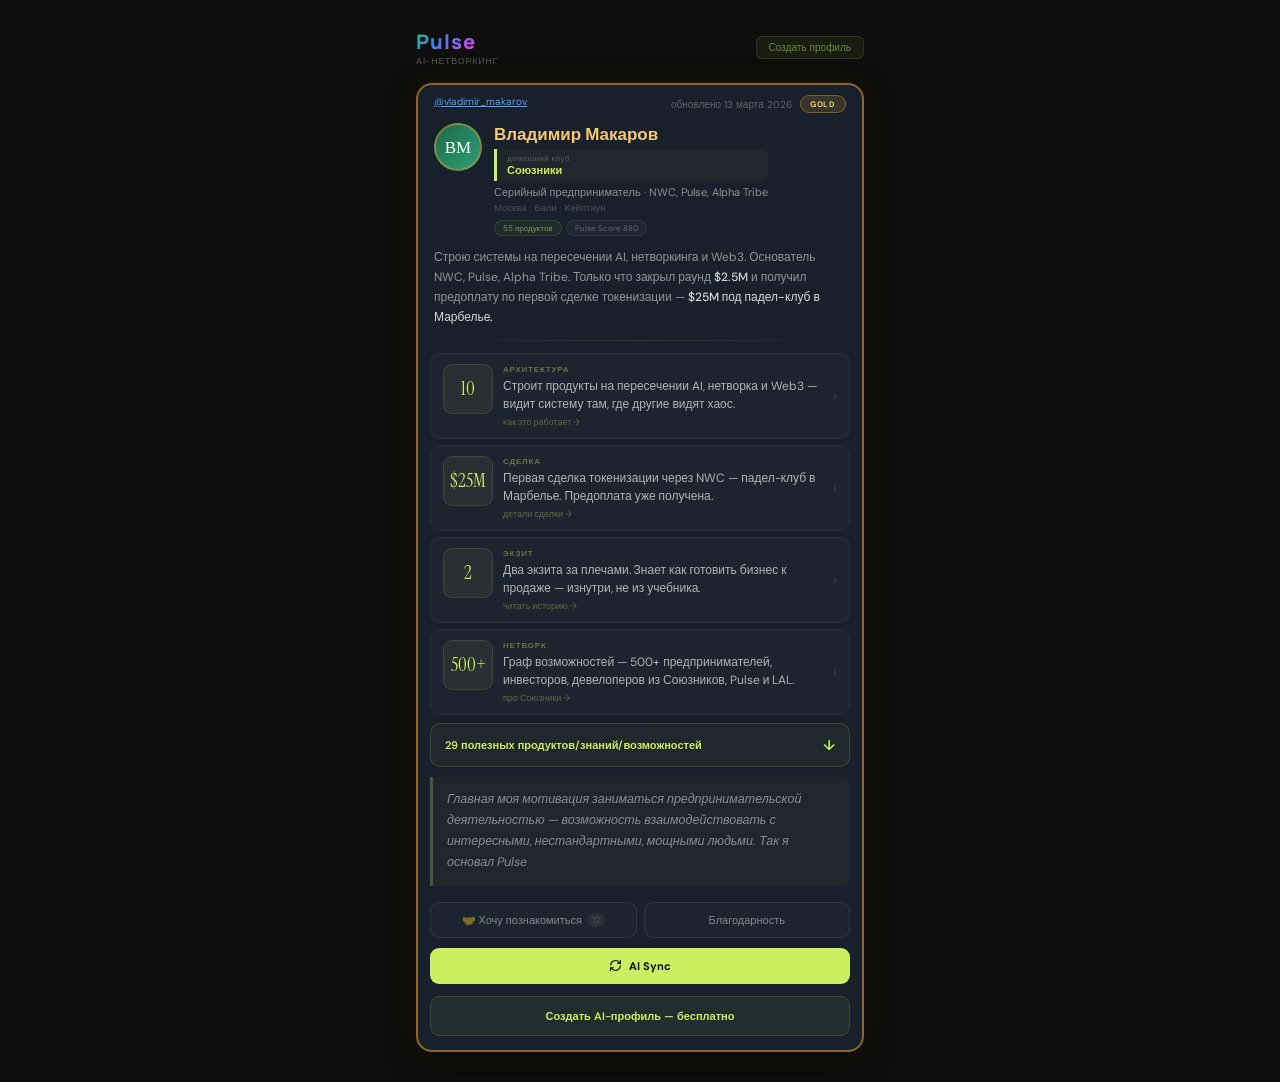
<file: vm.html>
<!DOCTYPE html>
<html lang="ru">
<head>
<meta charset="UTF-8">
<meta name="viewport" content="width=device-width, initial-scale=1.0">
<meta name="theme-color" content="#0e0e0c">
<meta name="apple-mobile-web-app-capable" content="yes">
<meta name="apple-mobile-web-app-status-bar-style" content="black-translucent">
<meta property="og:title" content="Владимир Макаров — Pulse Card">
<meta property="og:description" content="Серийный предприниматель · NWC, Pulse, Alpha Tribe">
<title>Владимир Макаров · Pulse</title>
<link href="https://fonts.googleapis.com/css2?family=Instrument+Serif:ital@0;1&family=DM+Sans:wght@300;400;500;600&family=Manrope:wght@700;900&display=swap" rel="stylesheet">
<style>
*{box-sizing:border-box;margin:0;padding:0}
html,body{background:#0e0e0c;font-family:'DM Sans',sans-serif;color:rgba(255,255,255,.8);min-height:100vh}
.page{max-width:480px;margin:0 auto;padding:16px}

/* Pulse header */
.pulse-header{display:flex;align-items:center;justify-content:space-between;padding:12px 0 16px}
.pulse-logo{font-family:'Manrope',sans-serif;font-size:20px;font-style:normal;font-weight:900;letter-spacing:.05em;background:linear-gradient(135deg,#22c55e 0%,#3b82f6 30%,#a855f7 60%,#ec4899 80%,#f97316 100%);-webkit-background-clip:text;-webkit-text-fill-color:transparent;background-clip:text}
.pulse-sub{font-size:9px;color:rgba(255,255,255,.3);letter-spacing:.08em;text-transform:uppercase}

/* Card */
.card-wrap{background:#17212b;border-radius:16px;overflow:hidden;margin-bottom:14px;position:relative;border:2px solid rgba(239,159,39,.55);box-shadow:0 8px 32px rgba(0,0,0,.4),0 0 30px rgba(239,159,39,.08)}
.card-mention{padding:10px 16px 0;font-size:10px;color:rgba(255,255,255,.3);display:flex;justify-content:space-between}
.card-mention a{color:#5b9cf6}
.tier-badge{position:absolute;top:10px;right:12px;font-size:8px;font-weight:700;letter-spacing:.1em;padding:3px 9px;border-radius:20px;text-transform:uppercase;background:rgba(239,159,39,.15);border:1px solid rgba(239,159,39,.4);color:#FAC775}

/* Identity */
.card-identity{padding:10px 16px 12px;display:flex;align-items:flex-start;gap:12px}
.id-av{width:48px;height:48px;border-radius:50%;display:flex;align-items:center;justify-content:center;font-family:'Instrument Serif',serif;font-size:17px;color:#fff;flex-shrink:0;border:2px solid rgba(239,159,39,.4);background:linear-gradient(135deg,#1d6a4a,#2d9e75)}
.id-name{font-size:17px;font-weight:600;color:#FAC775;margin-bottom:2px}
.id-club{display:flex;align-items:center;gap:7px;border-left:3px solid #c8f060;padding:4px 10px;margin:4px 0;background:rgba(200,240,96,.03);border-radius:0 7px 7px 0}
.id-club-pre{font-size:8px;color:rgba(255,255,255,.25);letter-spacing:.05em}
.id-club-name{font-size:11px;color:#c8f060;font-weight:600}
.id-role{font-size:11px;color:rgba(255,255,255,.5);line-height:1.4}
.id-geo{font-size:9.5px;color:rgba(255,255,255,.22);margin-top:2px}
.id-badges{display:flex;flex-wrap:wrap;gap:4px;margin-top:6px}
.ib{display:inline-flex;border-radius:20px;padding:2px 8px;font-size:8px}
.ib-prod{background:rgba(200,240,96,.05);border:1px solid rgba(200,240,96,.1);color:rgba(200,240,96,.55)}
.ib-score{background:rgba(255,255,255,.03);border:1px solid rgba(255,255,255,.07);color:rgba(255,255,255,.3)}

/* Bio */
.bio{font-size:12px;color:rgba(255,255,255,.52);line-height:1.65;margin:0 16px 12px}
.bio strong{color:rgba(255,255,255,.82);font-weight:500}
.bio em{font-style:normal;color:#c8f060}

/* Separator */
.sep{height:1px;background:linear-gradient(90deg,transparent,rgba(200,240,96,.12),transparent);margin:0 0 12px}

/* Hooks */
.hooks{padding:0 12px}
.hook{display:flex;align-items:flex-start;gap:10px;padding:10px 12px;border-radius:10px;border:1px solid rgba(255,255,255,.05);background:rgba(255,255,255,.02);margin-bottom:6px;cursor:pointer}
.hook:hover{border-color:rgba(200,240,96,.15)}
.hook-sq{flex-shrink:0;width:50px;height:50px;border-radius:9px;background:rgba(200,240,96,.06);border:1px solid rgba(200,240,96,.12);display:flex;align-items:center;justify-content:center;font-family:'Instrument Serif',serif;font-size:19px;color:#c8f060}
.hook-cat{font-size:8px;font-weight:700;letter-spacing:.1em;text-transform:uppercase;color:rgba(200,240,96,.4);margin-bottom:3px}
.hook-text{font-size:12px;color:rgba(255,255,255,.65);line-height:1.5;margin-bottom:3px}
.hook-more{font-size:9px;color:rgba(200,240,96,.35)}
.hook-arr{margin-left:auto;color:rgba(255,255,255,.15);font-size:14px;align-self:center}

/* Story */
.story-block{margin:0 12px 8px;padding:14px;background:rgba(255,255,255,.02);border-left:3px solid #c8f060;border-radius:0 9px 9px 0;animation:fadeIn .2s ease}
.story-cat{font-size:8px;font-weight:700;letter-spacing:.1em;text-transform:uppercase;color:rgba(200,240,96,.4);margin-bottom:6px}
.story-title{font-family:'Instrument Serif',serif;font-size:19px;color:#fff;line-height:1.3;margin-bottom:10px}
.story-body{font-size:13px;color:rgba(255,255,255,.55);line-height:1.75}
.story-body strong{color:rgba(255,255,255,.85)}
.story-quote{border-left:3px solid rgba(200,240,96,.3);padding:8px 12px;margin:12px 0;font-style:italic;color:rgba(255,255,255,.5);font-size:13px;line-height:1.6}
.story-close{font-size:11px;color:rgba(200,240,96,.4);margin-top:12px;cursor:pointer}

/* VM Quote */
.vm-quote{margin:10px 12px 8px;padding:12px 14px;background:rgba(200,240,96,.03);border-left:3px solid rgba(200,240,96,.25);border-radius:0 8px 8px 0}
.vm-quote-text{font-size:12.5px;color:rgba(255,255,255,.48);line-height:1.7;font-style:italic}

/* Buttons */
.card-btns{padding:8px 12px 4px;display:flex;gap:7px}
.cs-btn{flex:1;display:flex;align-items:center;justify-content:center;gap:5px;padding:10px;border-radius:9px;border:1px solid rgba(255,255,255,.08);background:rgba(255,255,255,.02);font-size:11px;color:rgba(255,255,255,.45);cursor:pointer;font-family:'DM Sans',sans-serif}
.meet-cnt{font-size:9px;background:rgba(255,255,255,.05);padding:1px 5px;border-radius:8px;color:rgba(255,255,255,.2)}
.sync-btn-wrap{margin:6px 12px 12px}
.sync-btn{width:100%;display:flex;align-items:center;justify-content:center;gap:7px;padding:11px;border-radius:9px;background:#c8f060;color:#0a0a08;font-size:11px;font-weight:700;border:none;cursor:pointer;font-family:'DM Sans',sans-serif}

/* CTA */
.card-cta{padding:0 12px 14px}
.cta-btn{display:block;width:100%;padding:12px;border-radius:9px;background:rgba(200,240,96,.06);border:1px solid rgba(200,240,96,.12);color:#c8f060;font-size:11px;font-weight:600;text-align:center;cursor:pointer;font-family:'DM Sans',sans-serif}

/* Popup */
.p-popup{display:none;position:fixed;inset:0;z-index:200;background:rgba(0,0,0,.7);backdrop-filter:blur(8px);-webkit-backdrop-filter:blur(8px);align-items:center;justify-content:center;padding:20px}
.p-popup.open{display:flex}
.p-popup-box{background:#17212b;border-radius:16px;padding:24px;max-width:360px;width:100%;border:1px solid rgba(255,255,255,.08)}
.p-popup-box h3{font-size:16px;font-weight:600;color:#fff;margin-bottom:8px}
.p-popup-box p{font-size:12px;color:rgba(255,255,255,.5);line-height:1.6;margin-bottom:18px}
.p-popup-btn{display:block;width:100%;padding:14px;border-radius:100px;background:#c8f060;color:#0a0a08;font-size:12px;font-weight:700;border:none;cursor:pointer;text-align:center;text-decoration:none;font-family:'DM Sans',sans-serif;margin-bottom:10px}
.p-popup-close{font-size:11px;color:rgba(255,255,255,.3);text-align:center;cursor:pointer;margin-top:4px}

@keyframes fadeIn{from{opacity:0;transform:translateY(-4px)}to{opacity:1;transform:translateY(0)}}

/* Products */
.prods-wrap{margin:8px 12px 4px}
.prods-toggle{width:100%;display:flex;align-items:center;justify-content:space-between;padding:12px 14px;border-radius:10px;background:rgba(200,240,96,.04);border:1px solid rgba(200,240,96,.15);cursor:pointer;font-size:11px;color:#c8f060;font-weight:600;font-family:'DM Sans',sans-serif}
.prods-toggle-arr{font-size:14px;transition:transform .25s;display:inline-block}
.prods-toggle.open .prods-toggle-arr{transform:rotate(180deg)}
.prods-list{display:none;padding:4px 0 8px}
.prod-item{padding:9px 14px;border-bottom:1px solid rgba(255,255,255,.04)}
.prod-item:last-child{border-bottom:none}
.prod-axis{font-size:8px;font-weight:700;letter-spacing:.08em;text-transform:uppercase;color:rgba(200,240,96,.35);margin-bottom:2px}
.prod-text{font-size:12px;color:rgba(255,255,255,.6);line-height:1.5}
.prod-like{margin-top:5px}
.like-btn{display:inline-flex;align-items:center;gap:4px;font-size:11px;color:rgba(255,255,255,.25);background:none;border:1px solid rgba(255,255,255,.07);padding:2px 8px;border-radius:20px;cursor:pointer;font-family:'DM Sans',sans-serif}
.like-btn:hover{border-color:rgba(200,240,96,.3);color:rgba(200,240,96,.6)}

</style>
</head>
<body>

<div class="page">

  <!-- Header -->
  <div class="pulse-header">
    <div>
      <div class="pulse-logo">Pulse</div>
      <div class="pulse-sub">AI-нетворкинг</div>
    </div>
    <button onclick="document.getElementById('invitePopup').classList.add('open')" style="font-size:10px;color:rgba(200,240,96,.5);background:rgba(200,240,96,.06);border:1px solid rgba(200,240,96,.12);padding:4px 12px;border-radius:6px;cursor:pointer;font-family:'DM Sans',sans-serif">Создать профиль</button>
  </div>

  <!-- Card -->
  <div class="card-wrap">
    <div class="card-mention">
      <a href="https://t.me/vladimir_makarov" target="_blank">@vladimir_makarov</a>
      <div style="display:flex;align-items:center;gap:8px">
        <span style="font-size:10px;color:rgba(255,255,255,.3)">обновлено 13 марта 2026</span>
        <span class="tier-badge" style="position:static">GOLD</span>
      </div>
    </div>

    <div class="card-identity">
      <div class="id-av">ВМ</div>
      <div>
        <div class="id-name">Владимир Макаров</div>
        <div class="id-club">
          <div>
            <div class="id-club-pre">домашний клуб</div>
            <div class="id-club-name">Союзники</div>
          </div>
        </div>
        <div class="id-role">Серийный предприниматель · NWC, Pulse, Alpha Tribe</div>
        <div class="id-geo">Москва · Бали · Кейптаун</div>
        <div class="id-badges">
          <span class="ib ib-prod">55 продуктов</span>
          <span class="ib ib-score">Pulse Score 880</span>
        </div>
      </div>
    </div>

    <div class="bio">Строю системы на пересечении AI, нетворкинга и Web3. Основатель NWC, Pulse, Alpha Tribe. Только что закрыл раунд <strong>$2.5M</strong> и получил предоплату по первой сделке токенизации — <strong>$25M под падел-клуб в Марбелье.</strong></div>

    <div class="sep"></div>

    <div class="hooks">

      <div class="hook" onclick="toggleStory(0)">
        <div class="hook-sq">10</div>
        <div>
          <div class="hook-cat">Архитектура</div>
          <div class="hook-text">Строит продукты на пересечении AI, нетворка и Web3 — видит систему там, где другие видят хаос.</div>
          <div class="hook-more">как это работает →</div>
        </div>
        <div class="hook-arr">›</div>
      </div>
      <div class="story-block" id="story-0">
        <div class="story-cat">Архитектура</div>
        <div class="story-title">Три системы в одном человеке</div>
        <div class="story-body">
          Владимир не строит продукты по отдельности. Каждый новый проект — это узел в единой сети.<br><br>
          Pulse собирает данные о людях. NWC токенизирует реальные активы. Alpha Tribe объединяет предпринимателей. Три разных домена — но одна архитектурная логика: <strong>ценность создаётся в точках пересечения.</strong><br><br>
          <div class="story-quote">«Я проектирую архитектуры, где ценность создаётся связями — не продуктами»</div>
          Именно поэтому его проекты масштабируются иначе — не за счёт продаж, а за счёт сетевого эффекта.
        </div>
        <div class="story-close" onclick="toggleStory(0)">← свернуть</div>
      </div>

      <div class="hook" onclick="toggleStory(1)">
        <div class="hook-sq">$25M</div>
        <div>
          <div class="hook-cat">Сделка</div>
          <div class="hook-text">Первая сделка токенизации через NWC — падел-клуб в Марбелье. Предоплата уже получена.</div>
          <div class="hook-more">детали сделки →</div>
        </div>
        <div class="hook-arr">›</div>
      </div>
      <div class="story-block" id="story-1">
        <div class="story-cat">Сделка</div>
        <div class="story-title">$25M под падел-клуб в Марбелье</div>
        <div class="story-body">
          Когда большинство думает о токенизации как о крипто-спекуляции, Владимир закрывает первую реальную сделку.<br><br>
          NWC — долговой инструмент нового поколения. <strong>$25M под падел-клуб в Марбелье</strong> — это не просто сделка. Это доказательство концепции: реальные активы можно токенизировать с институциональной точностью.<br><br>
          <div class="story-quote">«Мы не продаём токены. Мы создаём новый класс инструментов для девелоперов»</div>
          Предоплата получена. Следующая сделка уже в работе.
        </div>
        <div class="story-close" onclick="toggleStory(1)">← свернуть</div>
      </div>

      <div class="hook" onclick="toggleStory(2)">
        <div class="hook-sq">2</div>
        <div>
          <div class="hook-cat">Экзит</div>
          <div class="hook-text">Два экзита за плечами. Знает как готовить бизнес к продаже — изнутри, не из учебника.</div>
          <div class="hook-more">читать историю →</div>
        </div>
        <div class="hook-arr">›</div>
      </div>
      <div class="story-block" id="story-2">
        <div class="story-cat">Экзит</div>
        <div class="story-title">Продать бизнес — это тоже продукт</div>
        <div class="story-body">
          Первый экзит случился раньше, чем Владимир понял что это называется экзитом.<br><br>
          Второй — был уже осознанным. <strong>Подготовка заняла 18 месяцев.</strong> Финансовая модель, команда без зависимости от основателя, story для покупателя.<br><br>
          <div class="story-quote">«Бизнес, который нельзя продать — это не актив. Это хобби»</div>
          Сейчас он помогает другим предпринимателям пройти тот же путь — через Союзники и личный менторинг.
        </div>
        <div class="story-close" onclick="toggleStory(2)">← свернуть</div>
      </div>

      <div class="hook" onclick="toggleStory(3)">
        <div class="hook-sq">500+</div>
        <div>
          <div class="hook-cat">Нетворк</div>
          <div class="hook-text">Граф возможностей — 500+ предпринимателей, инвесторов, девелоперов из Союзников, Pulse и LAL.</div>
          <div class="hook-more">про Союзники →</div>
        </div>
        <div class="hook-arr">›</div>
      </div>
      <div class="story-block" id="story-3">
        <div class="story-cat">Нетворк</div>
        <div class="story-title">Нетворк — это не контакты, это система</div>
        <div class="story-body">
          В телефоне у многих тысячи контактов. У Владимира — граф, где каждый узел активен.<br><br>
          <strong>Союзники</strong> — закрытый клуб предпринимателей с выручкой $2-30M. <strong>Pulse</strong> — протокол AI-нетворкинга для клубов. Alpha Tribe — сеть для глобальных digital nomads.<br><br>
          <div class="story-quote">«Главная мотивация заниматься предпринимательством — взаимодействовать с мощными людьми. Так я основал Pulse»</div>
          500+ живых контактов в трёх клубах — это не база данных. Это инфраструктура.
        </div>
        <div class="story-close" onclick="toggleStory(3)">← свернуть</div>
      </div>

    </div><!-- /hooks -->


    <!-- Products -->
    <div class="prods-wrap">
      <button class="prods-toggle" onclick="toggleProds(this)">
        <span>29 полезных продуктов/знаний/возможностей</span>
        <span class="prods-toggle-arr">↓</span>
      </button>
      <div class="prods-list" id="prodsList">
        <div class="prod-item">
          <div class="prod-axis">Архитектор систем</div>
          <div class="prod-text">Проектирую бизнес-архитектуры, где ценность создаётся через связи — вижу экосистему, а не отдельный продукт</div>
          <div class="prod-like"><button class="like-btn" onclick="toggleLike(0)">♡ 0</button></div>
        </div>
        <div class="prod-item">
          <div class="prod-axis">Граф возможностей $10M+</div>
          <div class="prod-text">Прямой доступ к 500+ предпринимателям, инвесторам, девелоперам через Союзники, Pulse и Alpha Tribe</div>
          <div class="prod-like"><button class="like-btn" onclick="toggleLike(1)">♡ 0</button></div>
        </div>
        <div class="prod-item">
          <div class="prod-axis">NWC — $25M долговой инструмент</div>
          <div class="prod-text">Токенизация реальных активов. Первая сделка — падел-клуб в Марбелье. Структурирую сделки с девелоперами</div>
          <div class="prod-like"><button class="like-btn" onclick="toggleLike(2)">♡ 0</button></div>
        </div>
        <div class="prod-item">
          <div class="prod-axis">Доступ в Союзники</div>
          <div class="prod-text">Закрытый клуб предпринимателей с выручкой $2-30M. Партнёрства, co-founder возможности, умные деньги</div>
          <div class="prod-like"><button class="like-btn" onclick="toggleLike(3)">♡ 0</button></div>
        </div>
        <div class="prod-item">
          <div class="prod-axis">Опыт двух экзитов</div>
          <div class="prod-text">Знаю как готовить бизнес к продаже — финансовая модель, команда без основателя, story для покупателя</div>
          <div class="prod-like"><button class="like-btn" onclick="toggleLike(4)">♡ 0</button></div>
        </div>
        <div class="prod-item">
          <div class="prod-axis">Нейромаркетинг EMONOMY</div>
          <div class="prod-text">Нейроаналитика поведения потребителей — данные для бизнес-решений вместо интуиции</div>
          <div class="prod-like"><button class="like-btn" onclick="toggleLike(5)">♡ 0</button></div>
        </div>
        <div class="prod-item">
          <div class="prod-axis">Web3 изнутри операций</div>
          <div class="prod-text">Практический опыт с DeFi, институциональными партнёрами, токен-структурами и on-chain аналитикой</div>
          <div class="prod-like"><button class="like-btn" onclick="toggleLike(6)">♡ 0</button></div>
        </div>
        <div class="prod-item">
          <div class="prod-axis">Психология инвесторов</div>
          <div class="prod-text">Понимаю логику принятия решений с обеих сторон стола — помогаю фаундерам упаковать питч</div>
          <div class="prod-like"><button class="like-btn" onclick="toggleLike(7)">♡ 0</button></div>
        </div>
        <div class="prod-item">
          <div class="prod-axis">AI-протокол нетворкинга · Pulse</div>
          <div class="prod-text">Первый AI-протокол для клубов. Строю категорию, а не просто продукт</div>
          <div class="prod-like"><button class="like-btn" onclick="toggleLike(8)">♡ 0</button></div>
        </div>
        <div class="prod-item">
          <div class="prod-axis">Международная культура бизнеса</div>
          <div class="prod-text">Москва · Бали · Кейптаун · Марбелья — понимаю как работать в разных предпринимательских культурах</div>
          <div class="prod-like"><button class="like-btn" onclick="toggleLike(9)">♡ 0</button></div>
        </div>
        <div class="prod-item">
          <div class="prod-axis">Психотипирование партнёров</div>
          <div class="prod-text">Определяю совместимость по ценностям до партнёрства — экономит годы</div>
          <div class="prod-like"><button class="like-btn" onclick="toggleLike(10)">♡ 0</button></div>
        </div>
        <div class="prod-item">
          <div class="prod-axis">Токенизация Real Estate</div>
          <div class="prod-text">Создаю инструменты для девелоперов нового поколения — от структурирования до выхода</div>
          <div class="prod-like"><button class="like-btn" onclick="toggleLike(11)">♡ 0</button></div>
        </div>
        <div class="prod-item">
          <div class="prod-axis">Закрытый раунд $2.5M</div>
          <div class="prod-text">Прошёл путь от идеи до закрытого раунда — знаю как строить отношения с инвесторами</div>
          <div class="prod-like"><button class="like-btn" onclick="toggleLike(12)">♡ 0</button></div>
        </div>
        <div class="prod-item">
          <div class="prod-axis">DeFi + институциональные партнёры</div>
          <div class="prod-text">Нахожу точки соприкосновения между традиционными финансами и Web3</div>
          <div class="prod-like"><button class="like-btn" onclick="toggleLike(13)">♡ 0</button></div>
        </div>
        <div class="prod-item">
          <div class="prod-axis">500 Global акселератор</div>
          <div class="prod-text">Алюмни сети 500 Global — доступ к глобальному нетворку фаундеров и инвесторов</div>
          <div class="prod-like"><button class="like-btn" onclick="toggleLike(14)">♡ 0</button></div>
        </div>
        <div class="prod-item">
          <div class="prod-axis">Найм VP из $12B+ компаний</div>
          <div class="prod-text">Строю команды через нетворк — привлекаю людей уровня VP из крупных компаний</div>
          <div class="prod-like"><button class="like-btn" onclick="toggleLike(15)">♡ 0</button></div>
        </div>
        <div class="prod-item">
          <div class="prod-axis">Data flywheel мышление</div>
          <div class="prod-text">Проектирую продукты где каждый пользователь улучшает продукт для следующего</div>
          <div class="prod-like"><button class="like-btn" onclick="toggleLike(16)">♡ 0</button></div>
        </div>
        <div class="prod-item">
          <div class="prod-axis">Нарратив серийного фаундера</div>
          <div class="prod-text">Помогаю сформулировать историю так, чтобы она работала на инвестора, партнёра и команду</div>
          <div class="prod-like"><button class="like-btn" onclick="toggleLike(17)">♡ 0</button></div>
        </div>
        <div class="prod-item">
          <div class="prod-axis">Маркет-мейкинг токенов</div>
          <div class="prod-text">Экспертиза в легальном маркет-мейкинге для токенов на CEX/DEX</div>
          <div class="prod-like"><button class="like-btn" onclick="toggleLike(18)">♡ 0</button></div>
        </div>
        <div class="prod-item">
          <div class="prod-axis">Выход на рынки ОАЭ/Испании/Азии</div>
          <div class="prod-text">Выстраиваю экспансию с нужными людьми — не через холодные контакты</div>
          <div class="prod-like"><button class="like-btn" onclick="toggleLike(19)">♡ 0</button></div>
        </div>
        <div class="prod-item">
          <div class="prod-axis">Медиа как канал роста</div>
          <div class="prod-text">Строю и монетизирую собственные медиа-активы как канал привлечения аудитории</div>
          <div class="prod-like"><button class="like-btn" onclick="toggleLike(20)">♡ 0</button></div>
        </div>
        <div class="prod-item">
          <div class="prod-axis">Публичные выступления</div>
          <div class="prod-text">Выступаю на закрытых мероприятиях для предпринимателей — делюсь опытом, строю доверие</div>
          <div class="prod-like"><button class="like-btn" onclick="toggleLike(21)">♡ 0</button></div>
        </div>
        <div class="prod-item">
          <div class="prod-axis">Яхт-нетворкинг</div>
          <div class="prod-text">Организую закрытые мероприятия на воде — формат где рождаются настоящие партнёрства</div>
          <div class="prod-like"><button class="like-btn" onclick="toggleLike(22)">♡ 0</button></div>
        </div>
        <div class="prod-item">
          <div class="prod-axis">15 лет счастливого брака</div>
          <div class="prod-text">Долгосрочные отношения — это тоже продукт. Знаю как строить доверие в долгую</div>
          <div class="prod-like"><button class="like-btn" onclick="toggleLike(23)">♡ 0</button></div>
        </div>
        <div class="prod-item">
          <div class="prod-axis">Трансграничные платежи</div>
          <div class="prod-text">Нахожу рабочие решения для международных платежей в условиях ограничений</div>
          <div class="prod-like"><button class="like-btn" onclick="toggleLike(24)">♡ 0</button></div>
        </div>
        <div class="prod-item">
          <div class="prod-axis">Кочевой образ жизни</div>
          <div class="prod-text">Синхронизирую жизнь и бизнес без привязки к одному рынку — Москва, Бали, Кейптаун</div>
          <div class="prod-like"><button class="like-btn" onclick="toggleLike(25)">♡ 0</button></div>
        </div>
        <div class="prod-item">
          <div class="prod-axis">Тёплые интро в Союзниках</div>
          <div class="prod-text">Знакомлю с нужными людьми внутри клуба — тёплый интро работает лучше холодного</div>
          <div class="prod-like"><button class="like-btn" onclick="toggleLike(26)">♡ 0</button></div>
        </div>
        <div class="prod-item">
          <div class="prod-axis">Alpha Tribe Global</div>
          <div class="prod-text">Co-founder сети для digital nomad предпринимателей — Бали, Марбелья, Кейптаун</div>
          <div class="prod-like"><button class="like-btn" onclick="toggleLike(27)">♡ 0</button></div>
        </div>
        <div class="prod-item">
          <div class="prod-axis">Падел как точка нетворкинга</div>
          <div class="prod-text">Падел-клуб в Марбелье — модель где спорт, бизнес и нетворкинг работают вместе</div>
          <div class="prod-like"><button class="like-btn" onclick="toggleLike(28)">♡ 0</button></div>
        </div>
      </div>
    </div>

    <div class="vm-quote">
      <div class="vm-quote-text">Главная моя мотивация заниматься предпринимательской деятельностью — возможность взаимодействовать с интересными, нестандартными, мощными людьми. Так я основал Pulse</div>
    </div>

    <div class="card-btns">
      <div class="cs-btn" onclick="document.getElementById('invitePopup').classList.add('open')">
        🤝 Хочу познакомиться <span class="meet-cnt">12</span>
      </div>
      <div class="cs-btn" onclick="document.getElementById('invitePopup').classList.add('open')">Благодарность</div>
    </div>

    <div class="sync-btn-wrap">
      <button class="sync-btn" onclick="document.getElementById('invitePopup').classList.add('open')">
        <svg width="13" height="13" viewBox="0 0 24 24" fill="none" stroke="#0a0a08" stroke-width="2"><path d="M21 2v6h-6"/><path d="M3 12a9 9 0 0 1 15-6.7L21 8"/><path d="M3 22v-6h6"/><path d="M21 12a9 9 0 0 1-15 6.7L3 16"/></svg>
        AI Sync
      </button>
    </div>

    <div class="card-cta">
      <button class="cta-btn" onclick="document.getElementById('invitePopup').classList.add('open')">
        Создать AI-профиль — бесплатно
      </button>
    </div>

  </div><!-- /card -->

</div><!-- /page -->

<!-- Invite Popup -->
<div class="p-popup" id="invitePopup" onclick="if(event.target===this){var p=document.getElementById('popupText');if(p)p.textContent='Собери свой универсальный профиль в боте';this.classList.remove('open')}">
  <div class="p-popup-box">
    <h3>Получить инвайт</h3>
    <p id="popupText">Собери свой универсальный профиль в боте</p>
    <a class="p-popup-btn" href="https://t.me/PulseProfile_bot" target="_blank" onclick="var p=document.getElementById('popupText');if(p)p.textContent='Собери свой универсальный профиль в боте';document.getElementById('invitePopup').classList.remove('open')">Перейти</a>
    <div class="p-popup-close" onclick="document.getElementById('invitePopup').classList.remove('open')">закрыть</div>
  </div>
</div>

<script>
function toggleProds(btn) {
  var list = document.getElementById('prodsList');
  var isOpen = btn.classList.contains('open');
  btn.classList.toggle('open');
  list.style.display = isOpen ? 'none' : 'block';
  if (!isOpen) setTimeout(function(){ list.scrollIntoView({behavior:'smooth',block:'nearest'}); }, 50);
}

function toggleLike(idx) {
  var p = document.getElementById('popupText');
  if (p) p.textContent = 'Знакомиться и лайкать могут только зарегистрированные пользователи';
  document.getElementById('invitePopup').classList.add('open');
}

// Hide all stories on load
document.addEventListener('DOMContentLoaded', function() {
  document.querySelectorAll('.story-block').forEach(function(el) {
    el.style.display = 'none';
  });
});

var openStory = null;
function toggleStory(idx) {
  var el = document.getElementById('story-' + idx);
  if (openStory !== null && openStory !== idx) {
    document.getElementById('story-' + openStory).style.display = 'none';
  }
  if (openStory === idx) {
    el.style.display = 'none';
    openStory = null;
  } else {
    el.style.display = 'block';
    openStory = idx;
    setTimeout(function(){ el.scrollIntoView({behavior:'smooth',block:'nearest'}); }, 50);
  }
}
</script>

</body>
</html>
</file>
